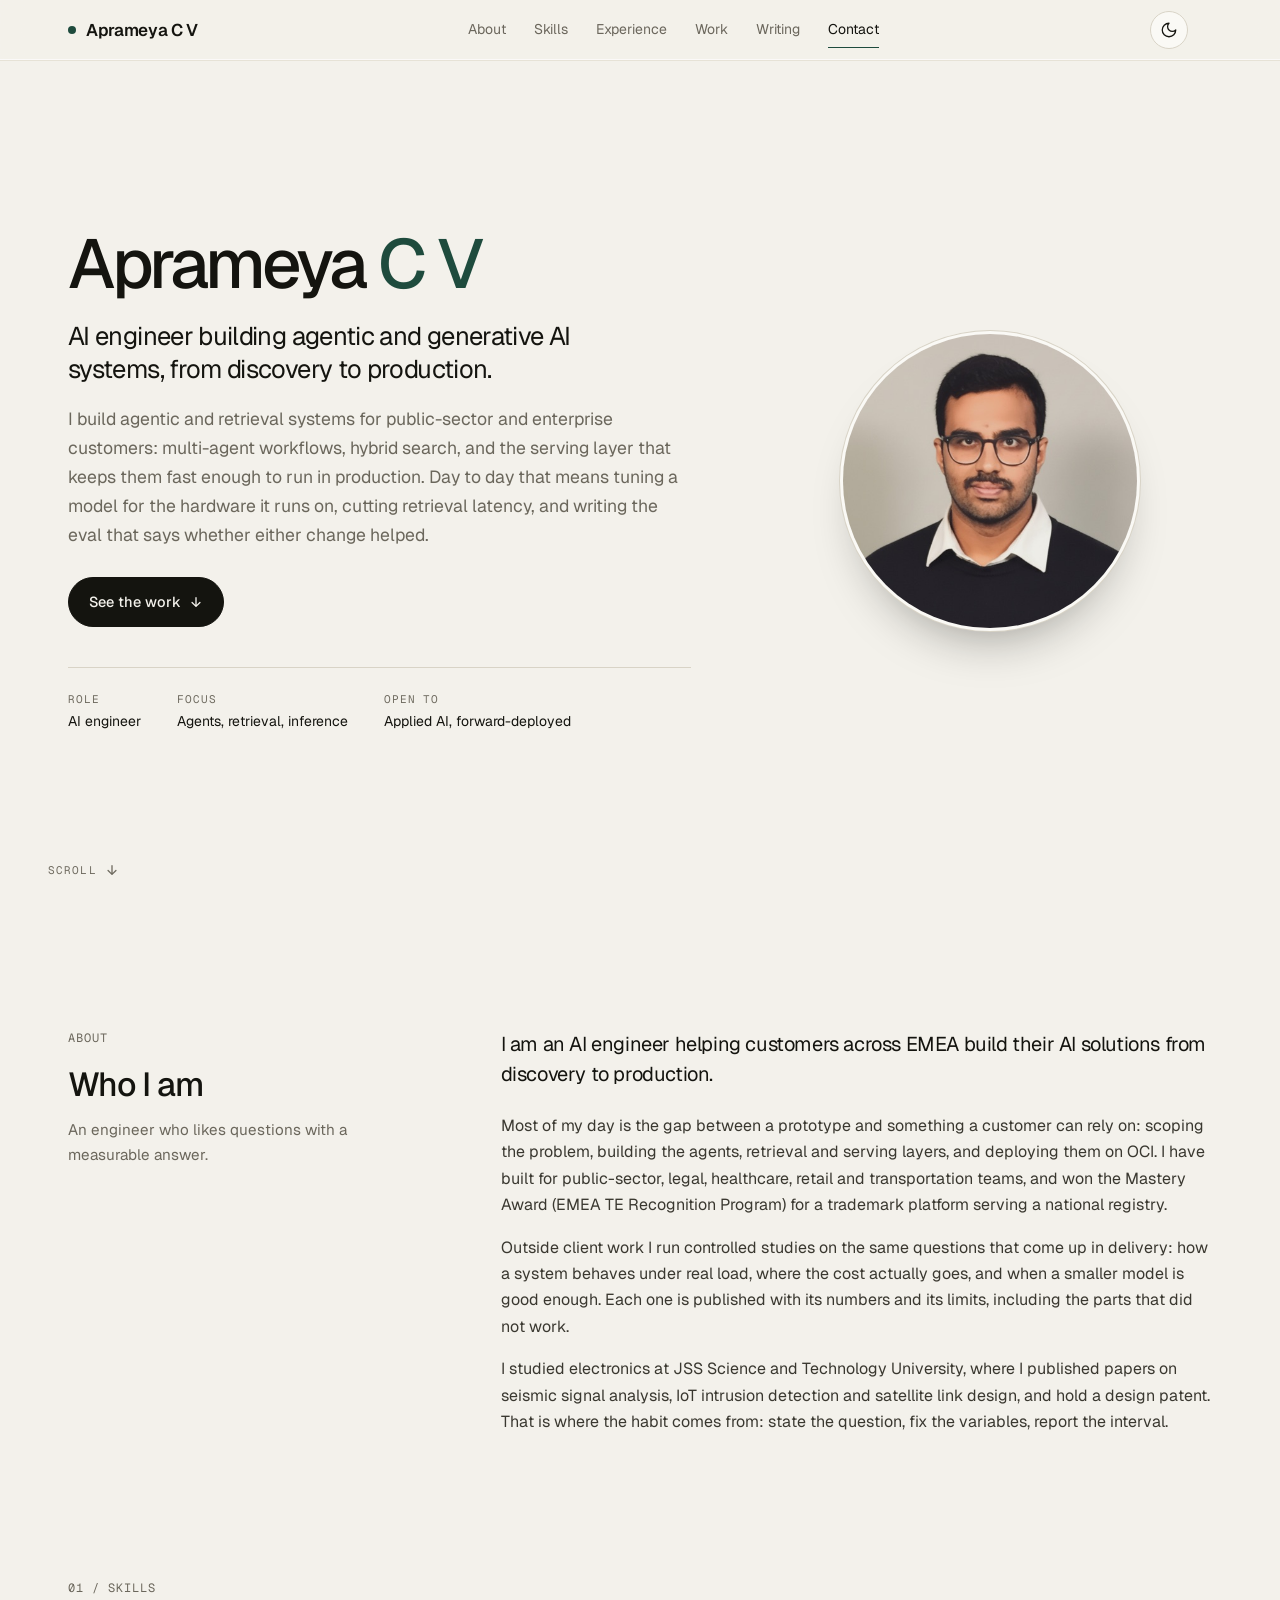
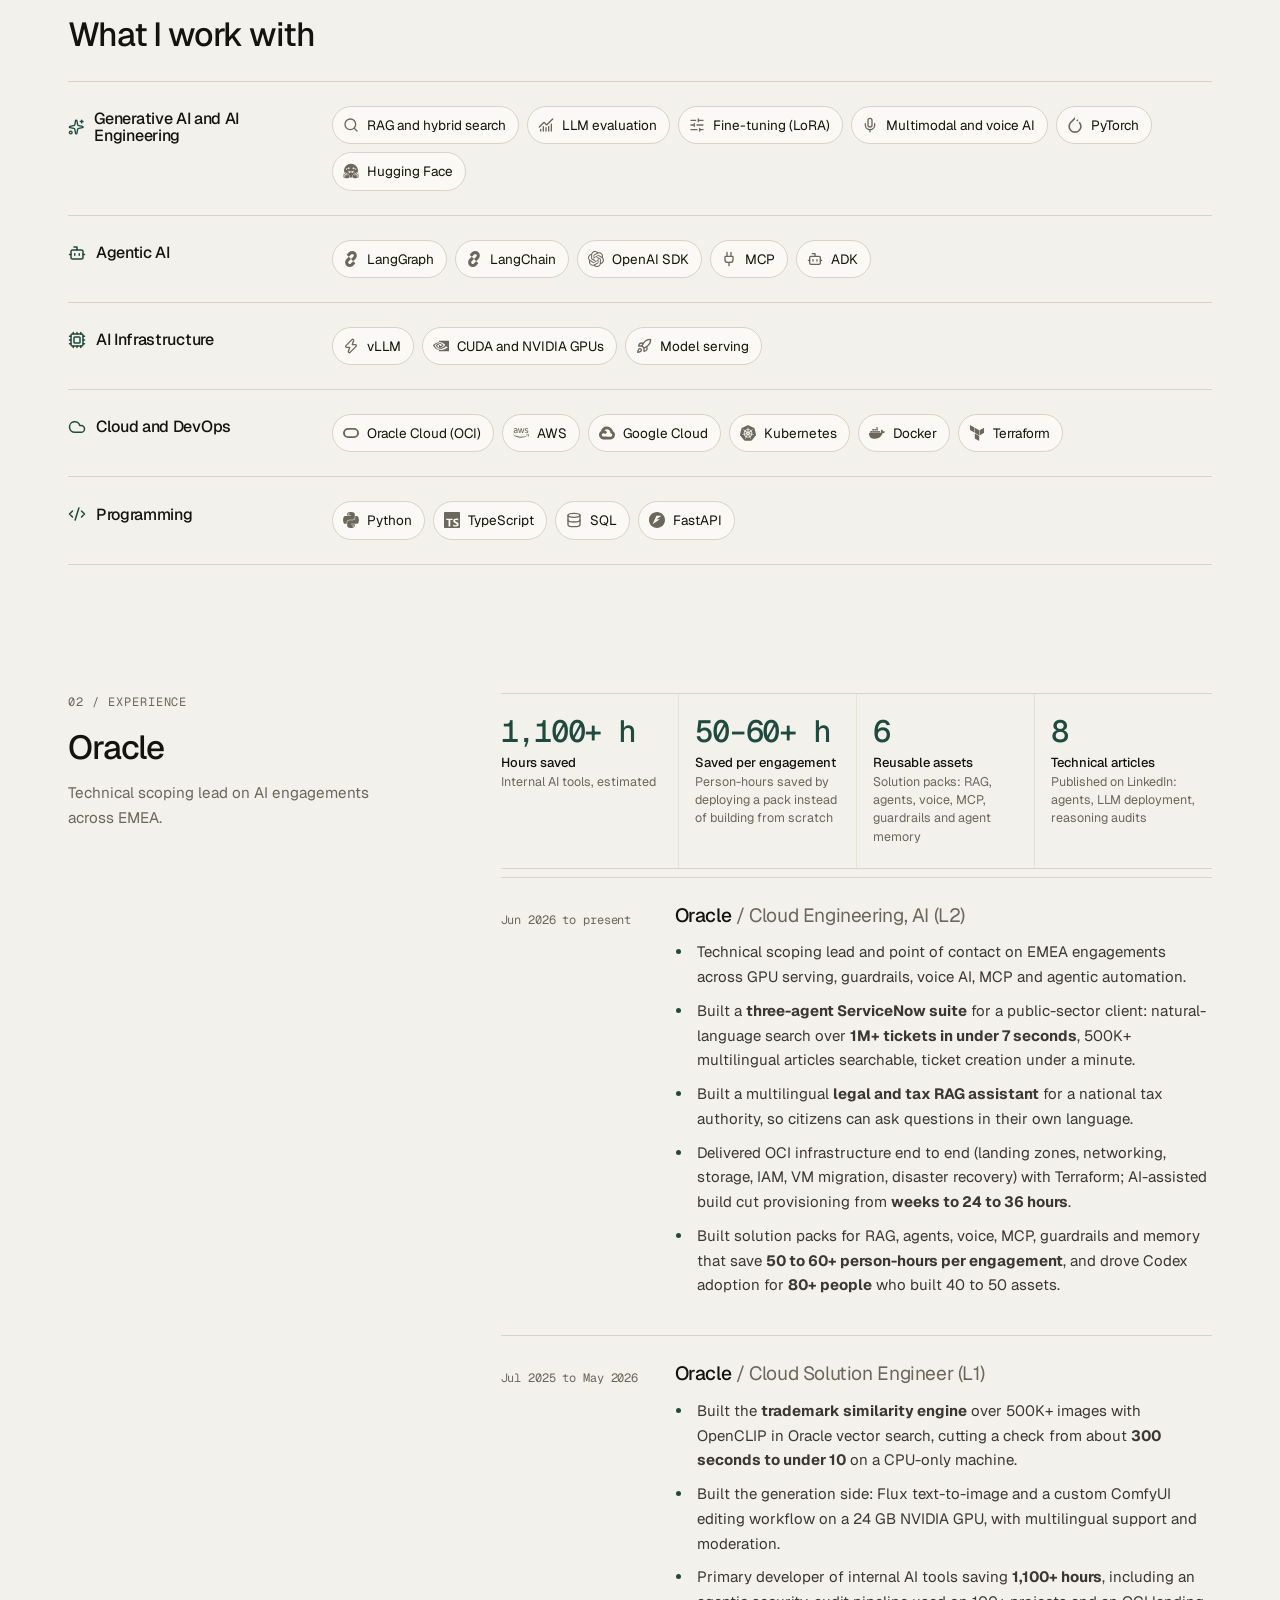
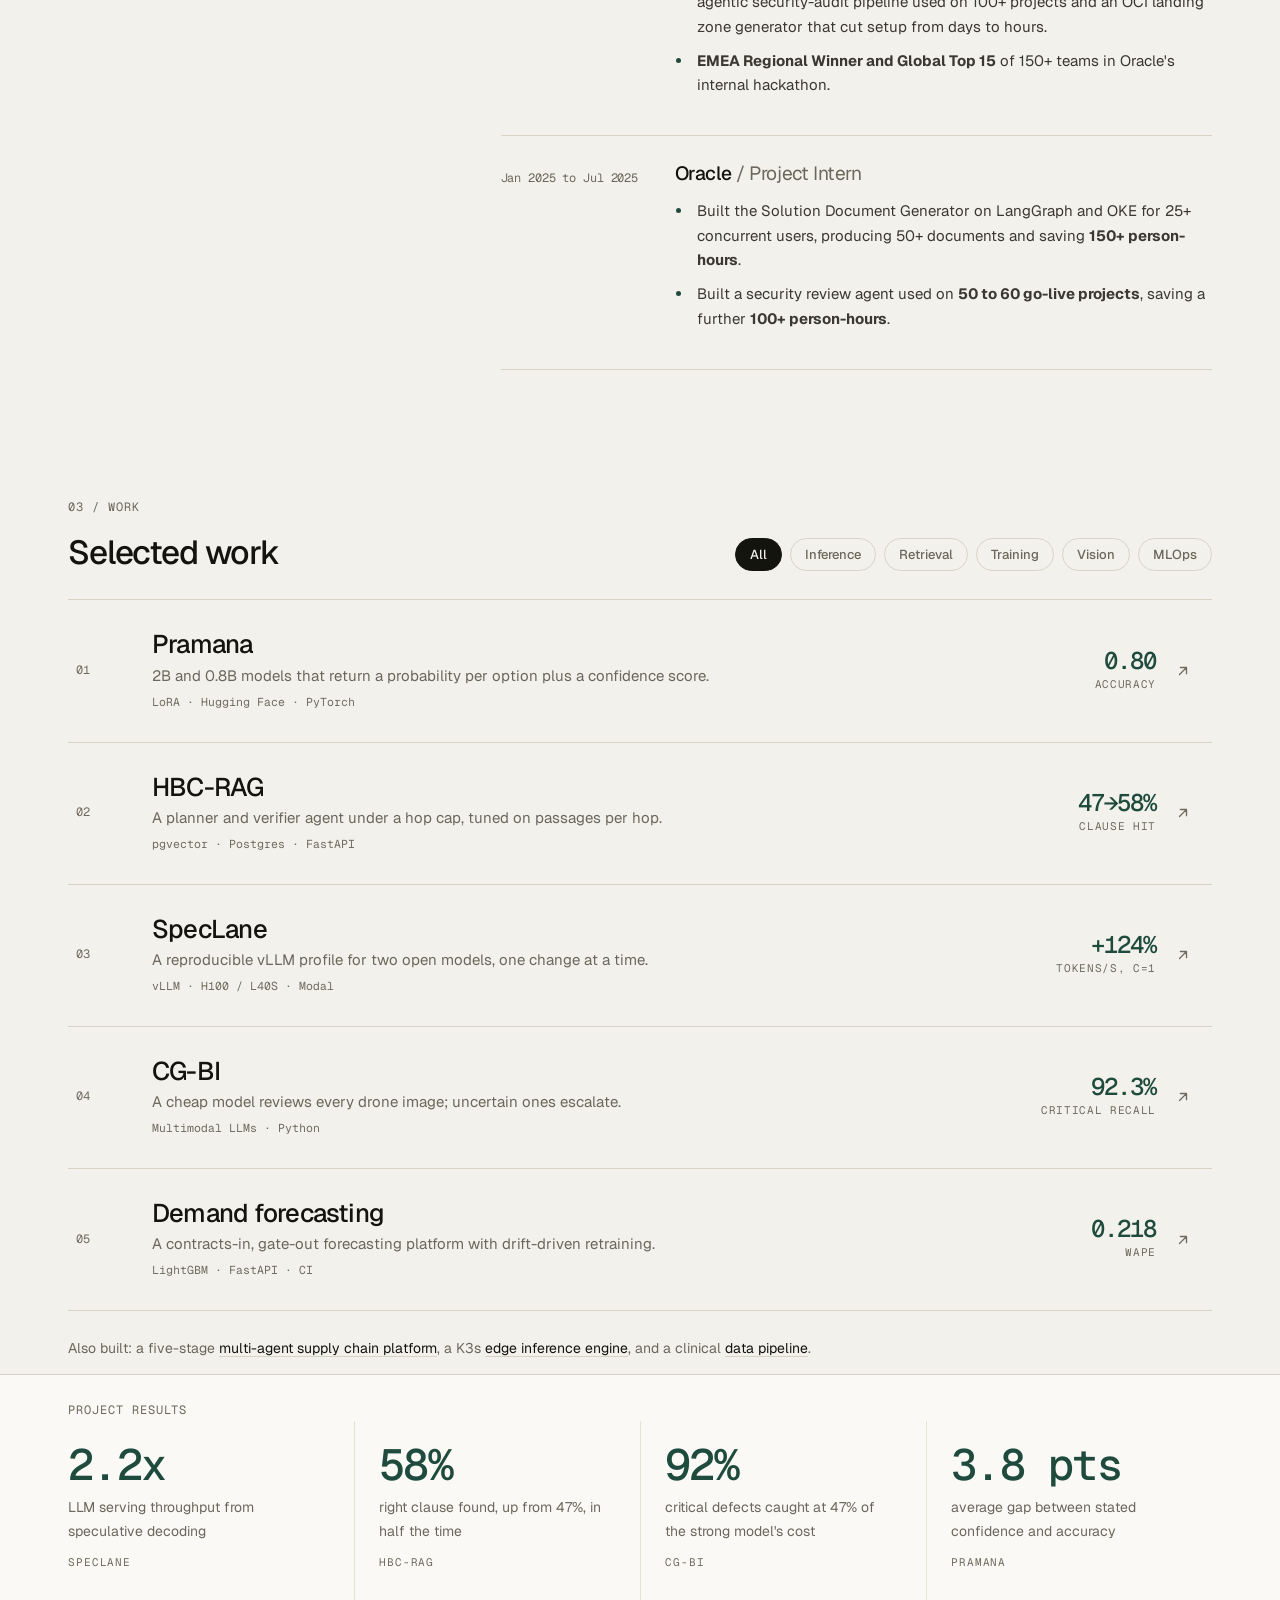
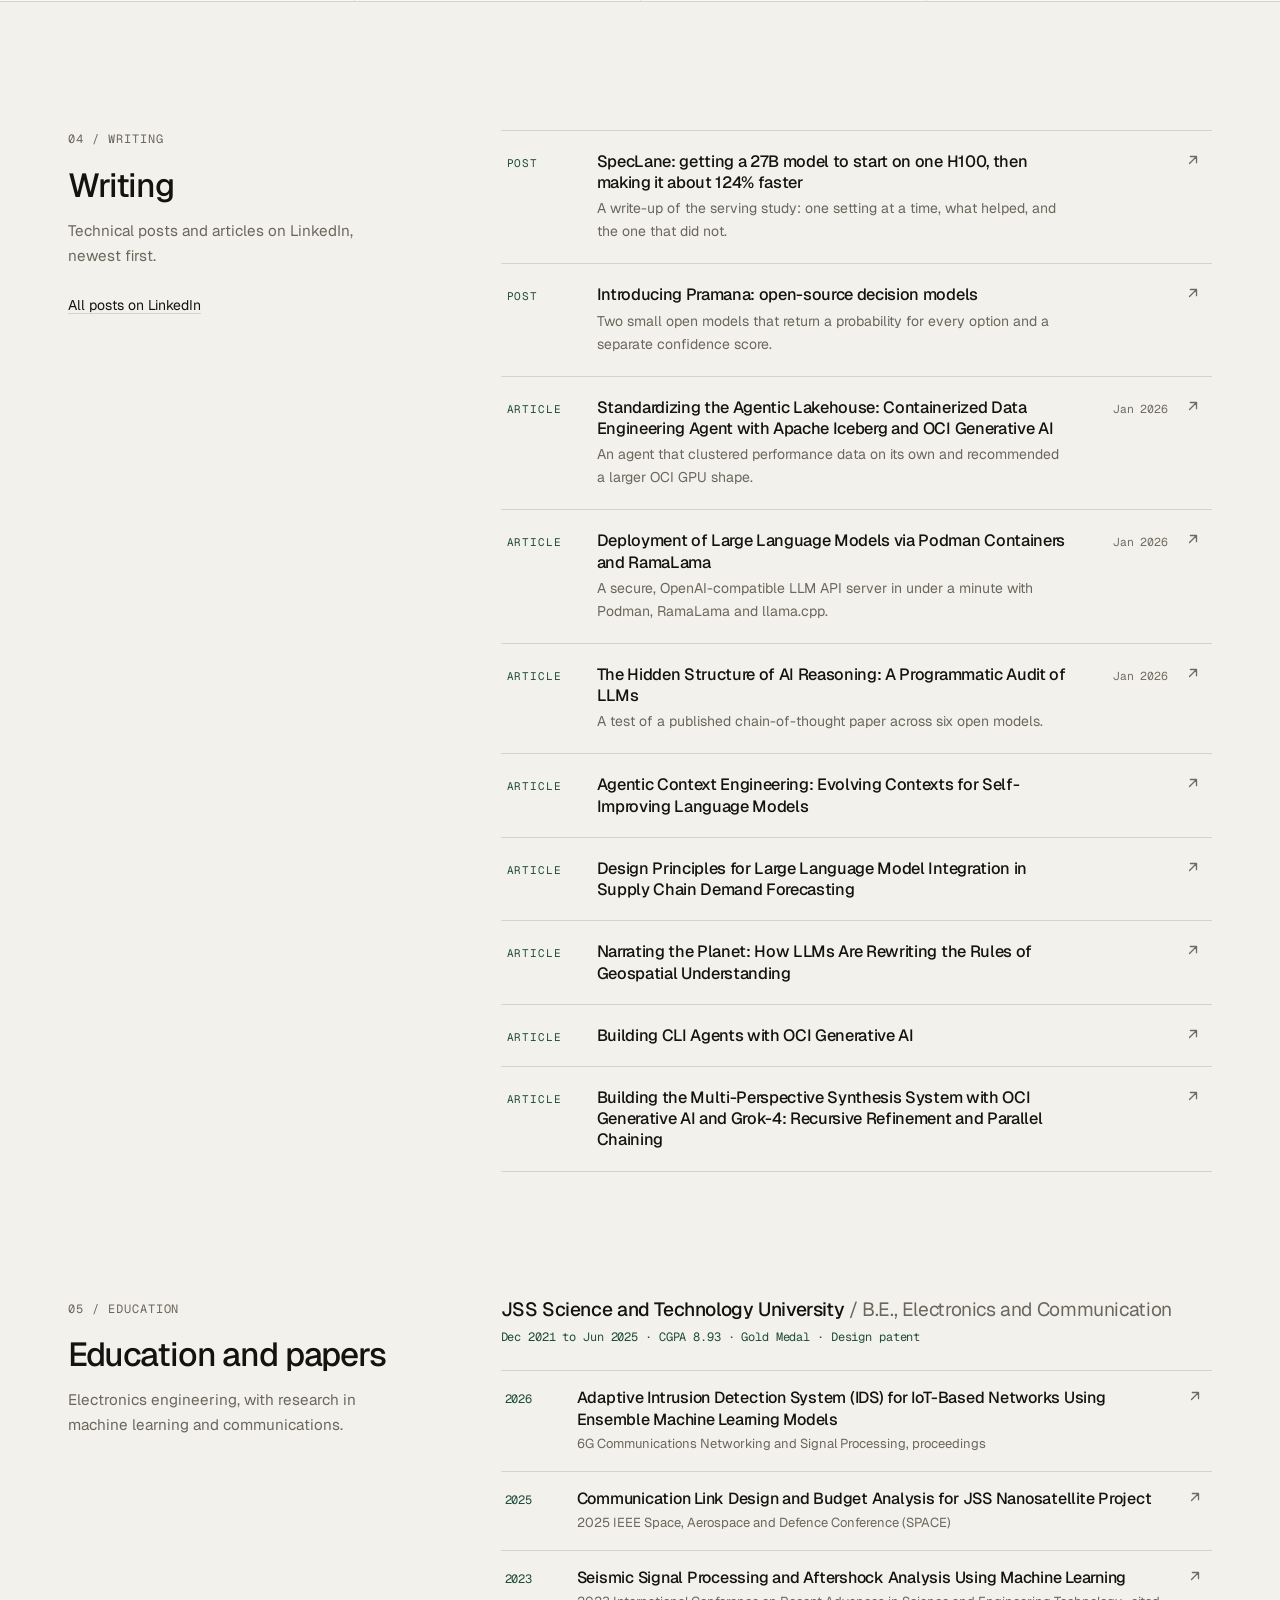
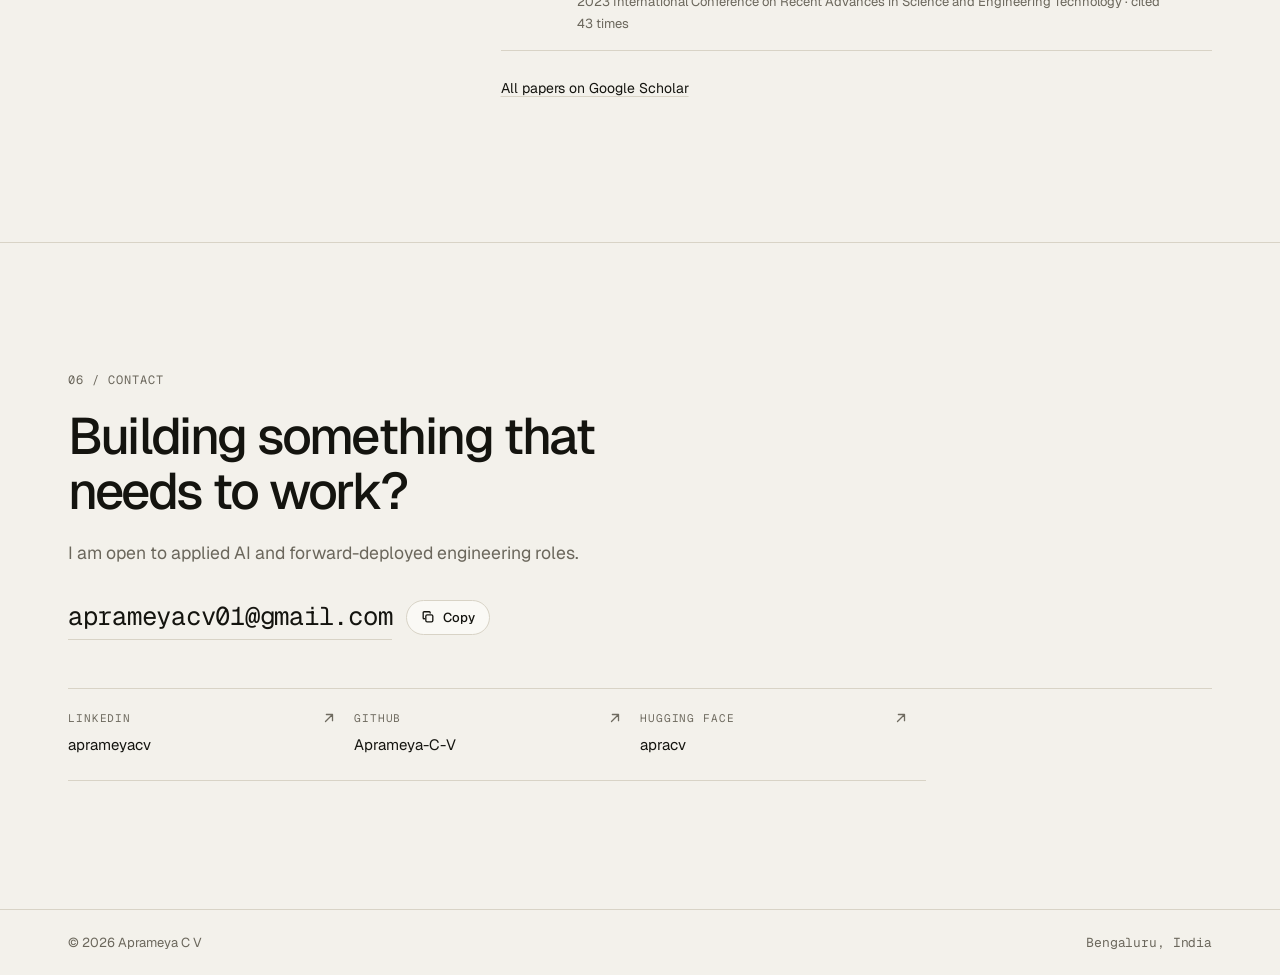
<file: index.html>
<!doctype html>
<html lang="en">
<head>
<meta charset="utf-8">
<meta name="viewport" content="width=device-width, initial-scale=1">
<title>Aprameya C V | AI Engineer</title>
<meta name="description" content="Aprameya C V is an AI engineer in Bengaluru building agentic AI, RAG and LLM inference systems. Projects, writing and papers.">
<meta name="theme-color" content="#f3f1eb">
<meta property="og:title" content="Aprameya C V | AI Engineer">
<meta property="og:description" content="Aprameya C V is an AI engineer in Bengaluru building agentic AI, RAG and LLM inference systems. Projects, writing and papers.">
<meta property="og:type" content="website">
<link rel="canonical" href="https://aprameyacv.com/">
<meta property="og:url" content="https://aprameyacv.com/">
<meta property="og:site_name" content="Aprameya C V">
<meta property="og:image" content="https://aprameyacv.com/assets/og.jpg">
<meta property="og:image:width" content="1200">
<meta property="og:image:height" content="630">
<meta name="twitter:card" content="summary_large_image">
<meta name="twitter:image" content="https://aprameyacv.com/assets/og.jpg">
<meta name="author" content="Aprameya C V">
<script type="application/ld+json">{"@context":"https://schema.org","@type":"Person","name":"Aprameya C V","url":"https://aprameyacv.com","image":"https://aprameyacv.com/assets/portrait.jpg","jobTitle":"AI Engineer","address":{"@type":"PostalAddress","addressLocality":"Bengaluru","addressCountry":"IN"},"alumniOf":"JSS Science and Technology University","knowsAbout":["Agentic AI","Generative AI","Retrieval-augmented generation","LLM inference","Cloud infrastructure"],"sameAs":["https://github.com/Aprameya-C-V","https://huggingface.co/apracv","https://www.linkedin.com/in/aprameyacv/","https://scholar.google.com/citations?user=Yuit2q4AAAAJ"]}</script>
<link rel="icon" href="assets/favicon.svg" type="image/svg+xml">
<link rel="preconnect" href="https://fonts.googleapis.com">
<link rel="preconnect" href="https://fonts.gstatic.com" crossorigin>
<link href="https://fonts.googleapis.com/css2?family=Geist:wght@300;400;500;600&family=Geist+Mono:wght@400;500&display=swap" rel="stylesheet">
<script src="assets/theme.js?v=4885fe9d"></script>
<link rel="stylesheet" href="assets/site.css?v=7edcda43">
</head>
<body data-page="home">
<a class="skip" href="#main">Skip to content</a>
<div class="progress" aria-hidden="true"><i></i></div>
<header class="bar">
  <nav class="bar-in" aria-label="Primary">
    <a class="mark" href="index.html"><span class="mark-dot"></span>Aprameya C V</a>
    <div class="links">
      <a href="#about">About</a>
      <a href="#skills">Skills</a>
      <a href="#experience">Experience</a>
      <a href="#work">Work</a>
      <a href="#writing">Writing</a>
      <a href="#contact">Contact</a>
    </div>
    <button class="theme-toggle" type="button" aria-pressed="false" aria-label="Switch to dark mode"><svg class="i-moon" viewBox="0 0 24 24" fill="none" stroke="currentColor" stroke-width="1.7" stroke-linecap="round" stroke-linejoin="round" aria-hidden="true"><path d="M12 3a6 6 0 0 0 9 9 9 9 0 1 1-9-9Z"/></svg><svg class="i-sun" viewBox="0 0 24 24" fill="none" stroke="currentColor" stroke-width="1.7" stroke-linecap="round" stroke-linejoin="round" aria-hidden="true"><circle cx="12" cy="12" r="4"/><path d="M12 2v2M12 20v2M4.9 4.9l1.4 1.4M17.7 17.7l1.4 1.4M2 12h2M20 12h2M4.9 19.1l1.4-1.4M17.7 6.3l1.4-1.4"/></svg></button>
  </nav>
</header>
<main id="main">

<header class="hero">
  <div class="wrap hero-grid">
    <div class="hero-copy">
      <h1 class="name">Aprameya <span>C V</span></h1>
      <p class="role">AI engineer building agentic and generative AI systems, from discovery to production.</p>
      <p class="lede">I build agentic and retrieval systems for public-sector and enterprise customers: multi-agent workflows, hybrid search, and the serving layer that keeps them fast enough to run in production. Day to day that means tuning a model for the hardware it runs on, cutting retrieval latency, and writing the eval that says whether either change helped.</p>
      <div class="cta-row">
        <a class="btn" href="#work" data-magnet>See the work <svg class="ico" viewBox="0 0 16 16" width="14" height="14" aria-hidden="true"><path d="M8 3v10M3.5 8.5 8 13l4.5-4.5" fill="none" stroke="currentColor" stroke-width="1.5" stroke-linecap="round" stroke-linejoin="round"/></svg></a>
      </div>
      <dl class="facts">
        <div><dt class="mono">Role</dt><dd>AI engineer</dd></div>
        <div><dt class="mono">Focus</dt><dd>Agents, retrieval, inference</dd></div>
        <div><dt class="mono">Open to</dt><dd>Applied AI, forward-deployed</dd></div>
      </dl>
    </div>
    <figure class="portrait-circle reveal">
      <img src="assets/portrait.jpg" width="640" height="640" alt="Portrait of Aprameya C V" fetchpriority="high">
    </figure>

  </div>
  <a class="scrollcue mono" href="#work" aria-label="Scroll to work">Scroll <svg class="ico" viewBox="0 0 16 16" width="14" height="14" aria-hidden="true"><path d="M8 3v10M3.5 8.5 8 13l4.5-4.5" fill="none" stroke="currentColor" stroke-width="1.5" stroke-linecap="round" stroke-linejoin="round"/></svg></a>
</header>

<section id="about" class="sec">
  <div class="wrap split">
    <div class="split-l"><p class="eyebrow mono">About</p><h2>Who I am</h2><p class="muted">An engineer who likes questions with a measurable answer.</p></div>
    <div class="about reveal">
      <p class="about-lead">I am an AI engineer helping customers across EMEA build their AI solutions from discovery to production.</p>
      <p>Most of my day is the gap between a prototype and something a customer can rely on: scoping the problem, building the agents, retrieval and serving layers, and deploying them on OCI. I have built for public-sector, legal, healthcare, retail and transportation teams, and won the Mastery Award (EMEA TE Recognition Program) for a trademark platform serving a national registry.</p>
      <p>Outside client work I run controlled studies on the same questions that come up in delivery: how a system behaves under real load, where the cost actually goes, and when a smaller model is good enough. Each one is published with its numbers and its limits, including the parts that did not work.</p>
      <p>I studied electronics at JSS Science and Technology University, where I published papers on seismic signal analysis, IoT intrusion detection and satellite link design, and hold a design patent. That is where the habit comes from: state the question, fix the variables, report the interval.</p>
    </div>
  </div>
</section>

<section id="skills" class="sec">
  <div class="wrap">
    <div class="sec-head"><div><p class="eyebrow mono">01 / Skills</p><h2>What I work with</h2></div><p class="muted skills-note"></p></div>
    <div class="slist">
      <div class="srow reveal"><h3><svg class="sk-ico" width="16" height="16" aria-hidden="true" focusable="false" xmlns="http://www.w3.org/2000/svg" width="1em" height="1em" viewBox="0 0 24 24"><g fill="none" stroke="currentColor" stroke-linecap="round" stroke-linejoin="round" stroke-width="2"><path d="M11.017 2.814a1 1 0 0 1 1.966 0l1.051 5.558a2 2 0 0 0 1.594 1.594l5.558 1.051a1 1 0 0 1 0 1.966l-5.558 1.051a2 2 0 0 0-1.594 1.594l-1.051 5.558a1 1 0 0 1-1.966 0l-1.051-5.558a2 2 0 0 0-1.594-1.594l-5.558-1.051a1 1 0 0 1 0-1.966l5.558-1.051a2 2 0 0 0 1.594-1.594zM20 2v4m2-2h-4"/><circle cx="4" cy="20" r="2"/></g></svg><span>Generative AI and AI Engineering</span></h3><div><ul class="chipset"><li><svg class="sk-ico" width="16" height="16" aria-hidden="true" focusable="false" xmlns="http://www.w3.org/2000/svg" width="1em" height="1em" viewBox="0 0 24 24"><g fill="none" stroke="currentColor" stroke-linecap="round" stroke-linejoin="round" stroke-width="2"><path d="m21 21l-4.34-4.34"/><circle cx="11" cy="11" r="8"/></g></svg><span>RAG and hybrid search</span></li><li><svg class="sk-ico" width="16" height="16" aria-hidden="true" focusable="false" xmlns="http://www.w3.org/2000/svg" width="1em" height="1em" viewBox="0 0 24 24"><path fill="none" stroke="currentColor" stroke-linecap="round" stroke-linejoin="round" stroke-width="2" d="M12 16v5m4-6.361V21m4-10.344V21m2-18l-8.646 8.646a.5.5 0 0 1-.708 0L9.354 8.354a.5.5 0 0 0-.707 0L2 15m2 3.463V21m4-6.344V21"/></svg><span>LLM evaluation</span></li><li><svg class="sk-ico" width="16" height="16" aria-hidden="true" focusable="false" xmlns="http://www.w3.org/2000/svg" width="1em" height="1em" viewBox="0 0 24 24"><path fill="none" stroke="currentColor" stroke-linecap="round" stroke-linejoin="round" stroke-width="2" d="M10 5H3m9 14H3M14 3v4m2 10v4m5-9h-9m9 7h-5m5-14h-7m-6 5v4m0-2H3"/></svg><span>Fine-tuning (LoRA)</span></li><li><svg class="sk-ico" width="16" height="16" aria-hidden="true" focusable="false" xmlns="http://www.w3.org/2000/svg" width="1em" height="1em" viewBox="0 0 24 24"><g fill="none" stroke="currentColor" stroke-linecap="round" stroke-linejoin="round" stroke-width="2"><path d="M12 19v3m7-12v2a7 7 0 0 1-14 0v-2"/><rect width="6" height="13" x="9" y="2" rx="3"/></g></svg><span>Multimodal and voice AI</span></li><li><svg class="sk-ico" width="16" height="16" aria-hidden="true" focusable="false" xmlns="http://www.w3.org/2000/svg" width="1em" height="1em" viewBox="0 0 24 24"><path fill="currentColor" d="M12.005 0L4.952 7.053a9.865 9.865 0 0 0 0 14.022a9.866 9.866 0 0 0 14.022 0c3.984-3.9 3.986-10.205.085-14.023l-1.744 1.743c2.904 2.905 2.904 7.634 0 10.538s-7.634 2.904-10.538 0s-2.904-7.634 0-10.538l4.647-4.646l.582-.665zm3.568 3.899a1.327 1.327 0 0 0-1.327 1.327a1.327 1.327 0 0 0 1.327 1.328A1.327 1.327 0 0 0 16.9 5.226A1.327 1.327 0 0 0 15.573 3.9z"/></svg><span>PyTorch</span></li><li><svg class="sk-ico" width="16" height="16" aria-hidden="true" focusable="false" xmlns="http://www.w3.org/2000/svg" width="1em" height="1em" viewBox="0 0 24 24"><path fill="currentColor" d="M12.025 1.13c-5.77 0-10.449 4.647-10.449 10.378c0 1.112.178 2.181.503 3.185c.064-.222.203-.444.416-.577a.96.96 0 0 1 .524-.15c.293 0 .584.124.84.284c.278.173.48.408.71.694c.226.282.458.611.684.951v-.014c.017-.324.106-.622.264-.874s.403-.487.762-.543c.3-.047.596.06.787.203s.31.313.4.467c.15.257.212.468.233.542c.01.026.653 1.552 1.657 2.54c.616.605 1.01 1.223 1.082 1.912c.055.537-.096 1.059-.38 1.572c.637.121 1.294.187 1.967.187c.657 0 1.298-.063 1.921-.178c-.287-.517-.44-1.041-.384-1.581c.07-.69.465-1.307 1.081-1.913c1.004-.987 1.647-2.513 1.657-2.539c.021-.074.083-.285.233-.542c.09-.154.208-.323.4-.467a1.08 1.08 0 0 1 .787-.203c.359.056.604.29.762.543s.247.55.265.874v.015c.225-.34.457-.67.683-.952c.23-.286.432-.52.71-.694c.257-.16.547-.284.84-.285a.97.97 0 0 1 .524.151c.228.143.373.388.43.625l.006.04a10.3 10.3 0 0 0 .534-3.273c0-5.731-4.678-10.378-10.449-10.378M8.327 6.583a1.5 1.5 0 0 1 .713.174a1.487 1.487 0 0 1 .617 2.013c-.183.343-.762-.214-1.102-.094c-.38.134-.532.914-.917.71a1.487 1.487 0 0 1 .69-2.803m7.486 0a1.487 1.487 0 0 1 .689 2.803c-.385.204-.536-.576-.916-.71c-.34-.12-.92.437-1.103.094a1.487 1.487 0 0 1 .617-2.013a1.5 1.5 0 0 1 .713-.174m-10.68 1.55a.96.96 0 1 1 0 1.921a.96.96 0 0 1 0-1.92m13.838 0a.96.96 0 1 1 0 1.92a.96.96 0 0 1 0-1.92M8.489 11.458c.588.01 1.965 1.157 3.572 1.164c1.607-.007 2.984-1.155 3.572-1.164c.196-.003.305.12.305.454c0 .886-.424 2.328-1.563 3.202c-.22-.756-1.396-1.366-1.63-1.32q-.011.001-.02.006l-.044.026l-.01.008l-.03.024q-.018.017-.035.036l-.032.04a1 1 0 0 0-.058.09l-.014.025q-.049.088-.11.19a1 1 0 0 1-.083.116a1.2 1.2 0 0 1-.173.18q-.035.029-.075.058a1.3 1.3 0 0 1-.251-.243a1 1 0 0 1-.076-.107c-.124-.193-.177-.363-.337-.444c-.034-.016-.104-.008-.2.022q-.094.03-.216.087q-.06.028-.125.063l-.13.074q-.067.04-.136.086a3 3 0 0 0-.135.096a3 3 0 0 0-.26.219a2 2 0 0 0-.12.121a2 2 0 0 0-.106.128l-.002.002a2 2 0 0 0-.09.132l-.001.001a1.2 1.2 0 0 0-.105.212q-.013.036-.024.073c-1.139-.875-1.563-2.317-1.563-3.203c0-.334.109-.457.305-.454m.836 10.354c.824-1.19.766-2.082-.365-3.194c-1.13-1.112-1.789-2.738-1.789-2.738s-.246-.945-.806-.858s-.97 1.499.202 2.362c1.173.864-.233 1.45-.685.64c-.45-.812-1.683-2.896-2.322-3.295s-1.089-.175-.938.647s2.822 2.813 2.562 3.244s-1.176-.506-1.176-.506s-2.866-2.567-3.49-1.898s.473 1.23 2.037 2.16c1.564.932 1.686 1.178 1.464 1.53s-3.675-2.511-4-1.297c-.323 1.214 3.524 1.567 3.287 2.405c-.238.839-2.71-1.587-3.216-.642c-.506.946 3.49 2.056 3.522 2.064c1.29.33 4.568 1.028 5.713-.624m5.349 0c-.824-1.19-.766-2.082.365-3.194c1.13-1.112 1.789-2.738 1.789-2.738s.246-.945.806-.858s.97 1.499-.202 2.362c-1.173.864.233 1.45.685.64c.451-.812 1.683-2.896 2.322-3.295s1.089-.175.938.647s-2.822 2.813-2.562 3.244s1.176-.506 1.176-.506s2.866-2.567 3.49-1.898s-.473 1.23-2.037 2.16c-1.564.932-1.686 1.178-1.464 1.53s3.675-2.511 4-1.297c.323 1.214-3.524 1.567-3.287 2.405c.238.839 2.71-1.587 3.216-.642c.506.946-3.49 2.056-3.522 2.064c-1.29.33-4.568 1.028-5.713-.624"/></svg><span>Hugging Face</span></li></ul></div></div>
      <div class="srow reveal"><h3><svg class="sk-ico" width="16" height="16" aria-hidden="true" focusable="false" xmlns="http://www.w3.org/2000/svg" width="1em" height="1em" viewBox="0 0 24 24"><g fill="none" stroke="currentColor" stroke-linecap="round" stroke-linejoin="round" stroke-width="2"><path d="M12 8V4H8"/><rect width="16" height="12" x="4" y="8" rx="2"/><path d="M2 14h2m16 0h2m-7-1v2m-6-2v2"/></g></svg><span>Agentic AI</span></h3><div><ul class="chipset"><li><svg class="sk-ico" width="16" height="16" aria-hidden="true" focusable="false" xmlns="http://www.w3.org/2000/svg" width="1em" height="1em" viewBox="0 0 24 24"><path fill="currentColor" d="M13.796 0a6.93 6.93 0 0 0-4.91 2.019L5.451 5.455l3.273 3.27l3.432-3.432a2.284 2.284 0 0 1 3.277 0a2.28 2.28 0 0 1 0 3.275L12 12.001l3.273 3.273l3.433-3.435c2.692-2.692 2.692-7.127 0-9.82A6.92 6.92 0 0 0 13.796 0m-5.07 8.728l-3.433 3.434c-2.692 2.693-2.692 7.126 0 9.819A6.92 6.92 0 0 0 10.203 24a6.93 6.93 0 0 0 4.911-2.02l3.432-3.432l-3.271-3.272l-3.433 3.433a2.284 2.284 0 0 1-3.277 0a2.28 2.28 0 0 1 0-3.276L12 12z"/></svg><span>LangGraph</span></li><li><svg class="sk-ico" width="16" height="16" aria-hidden="true" focusable="false" xmlns="http://www.w3.org/2000/svg" width="1em" height="1em" viewBox="0 0 24 24"><path fill="currentColor" d="M13.796 0a6.93 6.93 0 0 0-4.91 2.019L5.451 5.455l3.273 3.27l3.432-3.432a2.284 2.284 0 0 1 3.277 0a2.28 2.28 0 0 1 0 3.275L12 12.001l3.273 3.273l3.433-3.435c2.692-2.692 2.692-7.127 0-9.82A6.92 6.92 0 0 0 13.796 0m-5.07 8.728l-3.433 3.434c-2.692 2.693-2.692 7.126 0 9.819A6.92 6.92 0 0 0 10.203 24a6.93 6.93 0 0 0 4.911-2.02l3.432-3.432l-3.271-3.272l-3.433 3.433a2.284 2.284 0 0 1-3.277 0a2.28 2.28 0 0 1 0-3.276L12 12z"/></svg><span>LangChain</span></li><li><svg class="sk-ico" width="16" height="16" aria-hidden="true" focusable="false" xmlns="http://www.w3.org/2000/svg" width="1em" height="1em" viewBox="0 0 24 24"><path fill="currentColor" d="M22.282 9.821a6 6 0 0 0-.516-4.91a6.05 6.05 0 0 0-6.51-2.9A6.065 6.065 0 0 0 4.981 4.18a6 6 0 0 0-3.998 2.9a6.05 6.05 0 0 0 .743 7.097a5.98 5.98 0 0 0 .51 4.911a6.05 6.05 0 0 0 6.515 2.9A6 6 0 0 0 13.26 24a6.06 6.06 0 0 0 5.772-4.206a6 6 0 0 0 3.997-2.9a6.06 6.06 0 0 0-.747-7.073M13.26 22.43a4.48 4.48 0 0 1-2.876-1.04l.141-.081l4.779-2.758a.8.8 0 0 0 .392-.681v-6.737l2.02 1.168a.07.07 0 0 1 .038.052v5.583a4.504 4.504 0 0 1-4.494 4.494M3.6 18.304a4.47 4.47 0 0 1-.535-3.014l.142.085l4.783 2.759a.77.77 0 0 0 .78 0l5.843-3.369v2.332a.08.08 0 0 1-.033.062L9.74 19.95a4.5 4.5 0 0 1-6.14-1.646M2.34 7.896a4.5 4.5 0 0 1 2.366-1.973V11.6a.77.77 0 0 0 .388.677l5.815 3.354l-2.02 1.168a.08.08 0 0 1-.071 0l-4.83-2.786A4.504 4.504 0 0 1 2.34 7.872zm16.597 3.855l-5.833-3.387L15.119 7.2a.08.08 0 0 1 .071 0l4.83 2.791a4.494 4.494 0 0 1-.676 8.105v-5.678a.79.79 0 0 0-.407-.667m2.01-3.023l-.141-.085l-4.774-2.782a.78.78 0 0 0-.785 0L9.409 9.23V6.897a.07.07 0 0 1 .028-.061l4.83-2.787a4.5 4.5 0 0 1 6.68 4.66zm-12.64 4.135l-2.02-1.164a.08.08 0 0 1-.038-.057V6.075a4.5 4.5 0 0 1 7.375-3.453l-.142.08L8.704 5.46a.8.8 0 0 0-.393.681zm1.097-2.365l2.602-1.5l2.607 1.5v2.999l-2.597 1.5l-2.607-1.5Z"/></svg><span>OpenAI SDK</span></li><li><svg class="sk-ico" width="16" height="16" aria-hidden="true" focusable="false" xmlns="http://www.w3.org/2000/svg" width="1em" height="1em" viewBox="0 0 24 24"><path fill="none" stroke="currentColor" stroke-linecap="round" stroke-linejoin="round" stroke-width="2" d="M12 22v-5m3-9V2m2 6a1 1 0 0 1 1 1v4a4 4 0 0 1-4 4h-4a4 4 0 0 1-4-4V9a1 1 0 0 1 1-1zM9 8V2"/></svg><span>MCP</span></li><li><svg class="sk-ico" width="16" height="16" aria-hidden="true" focusable="false" xmlns="http://www.w3.org/2000/svg" width="1em" height="1em" viewBox="0 0 24 24"><g fill="none" stroke="currentColor" stroke-linecap="round" stroke-linejoin="round" stroke-width="2"><path d="M12 8V4H8"/><rect width="16" height="12" x="4" y="8" rx="2"/><path d="M2 14h2m16 0h2m-7-1v2m-6-2v2"/></g></svg><span>ADK</span></li></ul></div></div>
      <div class="srow reveal"><h3><svg class="sk-ico" width="16" height="16" aria-hidden="true" focusable="false" xmlns="http://www.w3.org/2000/svg" width="1em" height="1em" viewBox="0 0 24 24"><g fill="none" stroke="currentColor" stroke-linecap="round" stroke-linejoin="round" stroke-width="2"><path d="M12 20v2m0-20v2m5 16v2m0-20v2M2 12h2m-2 5h2M2 7h2m16 5h2m-2 5h2M20 7h2M7 20v2M7 2v2"/><rect width="16" height="16" x="4" y="4" rx="2"/><rect width="8" height="8" x="8" y="8" rx="1"/></g></svg><span>AI Infrastructure</span></h3><div><ul class="chipset"><li><svg class="sk-ico" width="16" height="16" aria-hidden="true" focusable="false" xmlns="http://www.w3.org/2000/svg" width="1em" height="1em" viewBox="0 0 24 24"><path fill="none" stroke="currentColor" stroke-linecap="round" stroke-linejoin="round" stroke-width="2" d="M15.914 4a1.5 1.5 0 0 0-2.474-1.561l-9 9A1.5 1.5 0 0 0 5.5 14h4.002a.5.5 0 0 1 .471.666L8.086 20a1.5 1.5 0 0 0 2.475 1.56l9-9A1.5 1.5 0 0 0 18.5 10h-3.997a.5.5 0 0 1-.472-.667z"/></svg><span>vLLM</span></li><li><svg class="sk-ico" width="16" height="16" aria-hidden="true" focusable="false" xmlns="http://www.w3.org/2000/svg" width="1em" height="1em" viewBox="0 0 24 24"><path fill="currentColor" d="M8.948 8.798v-1.43a7 7 0 0 1 .424-.018c3.922-.124 6.493 3.374 6.493 3.374s-2.774 3.851-5.75 3.851a3.7 3.7 0 0 1-1.158-.185v-4.346c1.528.185 1.837.857 2.747 2.385l2.04-1.714s-1.492-1.952-4-1.952a6 6 0 0 0-.796.035m0-4.735v2.138l.424-.027c5.45-.185 9.01 4.47 9.01 4.47s-4.08 4.964-8.33 4.964a6.5 6.5 0 0 1-1.095-.097v1.325c.3.035.61.062.91.062c3.957 0 6.82-2.023 9.593-4.408c.459.371 2.34 1.263 2.73 1.652c-2.633 2.208-8.772 3.984-12.253 3.984c-.335 0-.653-.018-.971-.053v1.864H24V4.063zm0 10.326v1.131c-3.657-.654-4.673-4.46-4.673-4.46s1.758-1.944 4.673-2.262v1.237H8.94c-1.528-.186-2.73 1.245-2.73 1.245s.68 2.412 2.739 3.11M2.456 10.9s2.164-3.197 6.5-3.533V6.201C4.153 6.59 0 10.653 0 10.653s2.35 6.802 8.948 7.42v-1.237c-4.84-.6-6.492-5.936-6.492-5.936"/></svg><span>CUDA and NVIDIA GPUs</span></li><li><svg class="sk-ico" width="16" height="16" aria-hidden="true" focusable="false" xmlns="http://www.w3.org/2000/svg" width="1em" height="1em" viewBox="0 0 24 24"><g fill="none" stroke="currentColor" stroke-linecap="round" stroke-linejoin="round" stroke-width="2"><path d="M12 15v5s3.03-.55 4-2c1.08-1.62 0-5 0-5M4.5 16.5c-1.5 1.26-2 5-2 5s3.74-.5 5-2c.71-.84.7-2.13-.09-2.91a2.18 2.18 0 0 0-2.91-.09"/><path d="M9 12a22 22 0 0 1 2-3.95A12.88 12.88 0 0 1 22 2c0 2.72-.78 7.5-6 11a22.4 22.4 0 0 1-4 2z"/><path d="M9 12H4s.55-3.03 2-4c1.62-1.08 5 .05 5 .05"/></g></svg><span>Model serving</span></li></ul></div></div>
      <div class="srow reveal"><h3><svg class="sk-ico" width="16" height="16" aria-hidden="true" focusable="false" xmlns="http://www.w3.org/2000/svg" width="1em" height="1em" viewBox="0 0 24 24"><path fill="none" stroke="currentColor" stroke-linecap="round" stroke-linejoin="round" stroke-width="2" d="M17.5 19H9a7 7 0 1 1 6.71-9h1.79a4.5 4.5 0 1 1 0 9"/></svg><span>Cloud and DevOps</span></h3><div><ul class="chipset"><li><svg class="sk-ico" width="16" height="16" aria-hidden="true" focusable="false" xmlns="http://www.w3.org/2000/svg" width="1em" height="1em" viewBox="0 0 24 24"><path fill="currentColor" d="M16.412 4.412h-8.82a7.588 7.588 0 0 0-.008 15.176h8.828a7.588 7.588 0 0 0 0-15.176m-.193 12.502H7.786a4.915 4.915 0 0 1 0-9.828h8.433a4.914 4.914 0 1 1 0 9.828"/></svg><span>Oracle Cloud (OCI)</span></li><li><svg class="sk-ico" width="16" height="16" aria-hidden="true" focusable="false" xmlns="http://www.w3.org/2000/svg" width="1em" height="1em" viewBox="0 0 24 24"><path fill="currentColor" d="M6.763 10.036q.002.446.088.71c.064.176.144.368.256.576c.04.063.056.127.056.183q.002.12-.152.24l-.503.335a.4.4 0 0 1-.208.072q-.12-.002-.239-.112a2.5 2.5 0 0 1-.287-.375a6 6 0 0 1-.248-.471q-.934 1.101-2.347 1.101c-.67 0-1.205-.191-1.596-.574q-.588-.575-.59-1.533c0-.678.239-1.23.726-1.644c.487-.415 1.133-.623 1.955-.623c.272 0 .551.024.846.064c.296.04.6.104.918.176v-.583q-.001-.909-.375-1.277c-.255-.248-.686-.367-1.3-.367c-.28 0-.568.031-.863.103q-.443.106-.862.272a2 2 0 0 1-.28.104a.5.5 0 0 1-.127.023q-.168.002-.168-.247v-.391c0-.128.016-.224.056-.28a.6.6 0 0 1 .224-.167a4.6 4.6 0 0 1 1.005-.36a4.8 4.8 0 0 1 1.246-.151c.95 0 1.644.216 2.091.647q.66.645.662 1.963v2.586zm-3.24 1.214c.263 0 .534-.048.822-.144a1.8 1.8 0 0 0 .758-.51a1.3 1.3 0 0 0 .272-.512c.047-.191.08-.423.08-.694v-.335a7 7 0 0 0-.735-.136a6 6 0 0 0-.75-.048c-.535 0-.926.104-1.19.32c-.263.215-.39.518-.39.917c0 .375.095.655.295.846c.191.2.47.296.838.296m6.41.862c-.144 0-.24-.024-.304-.08c-.064-.048-.12-.16-.168-.311L7.586 5.55a1.4 1.4 0 0 1-.072-.32c0-.128.064-.2.191-.2h.783q.227-.001.31.08c.065.048.113.16.16.312l1.342 5.284l1.245-5.284q.058-.24.151-.312a.55.55 0 0 1 .32-.08h.638c.152 0 .256.025.32.08c.063.048.12.16.151.312l1.261 5.348l1.381-5.348q.074-.24.16-.312a.52.52 0 0 1 .311-.08h.743c.127 0 .2.065.2.2c0 .04-.009.08-.017.128a1 1 0 0 1-.056.2l-1.923 6.17q-.072.24-.168.311a.5.5 0 0 1-.303.08h-.687c-.151 0-.255-.024-.32-.08c-.063-.056-.119-.16-.15-.32l-1.238-5.148l-1.23 5.14c-.04.16-.087.264-.15.32c-.065.056-.177.08-.32.08zm10.256.215c-.415 0-.83-.048-1.229-.143c-.399-.096-.71-.2-.918-.32c-.128-.071-.215-.151-.247-.223a.6.6 0 0 1-.048-.224v-.407c0-.167.064-.247.183-.247q.072 0 .144.024c.048.016.12.048.2.08q.408.181.878.279c.319.064.63.096.95.096c.502 0 .894-.088 1.165-.264a.86.86 0 0 0 .415-.758a.78.78 0 0 0-.215-.559c-.144-.151-.416-.287-.807-.415l-1.157-.36c-.583-.183-1.014-.454-1.277-.813a1.9 1.9 0 0 1-.4-1.158q0-.502.216-.886c.144-.255.335-.479.575-.654c.24-.184.51-.32.83-.415c.32-.096.655-.136 1.006-.136c.175 0 .359.008.535.032c.183.024.35.056.518.088q.24.058.455.127q.216.072.336.144a.7.7 0 0 1 .24.2a.43.43 0 0 1 .071.263v.375q-.002.254-.184.256a.8.8 0 0 1-.303-.096a3.65 3.65 0 0 0-1.532-.311c-.455 0-.815.071-1.062.223s-.375.383-.375.71c0 .224.08.416.24.567c.159.152.454.304.877.44l1.134.358c.574.184.99.44 1.237.767s.367.702.367 1.117c0 .343-.072.655-.207.926a2.2 2.2 0 0 1-.583.703c-.248.2-.543.343-.886.447c-.36.111-.734.167-1.142.167m1.509 3.88c-2.626 1.94-6.442 2.969-9.722 2.969c-4.598 0-8.74-1.7-11.87-4.526c-.247-.223-.024-.527.272-.351c3.384 1.963 7.559 3.153 11.877 3.153c2.914 0 6.114-.607 9.06-1.852c.439-.2.814.287.383.607m1.094-1.246c-.336-.43-2.22-.207-3.074-.103c-.255.032-.295-.192-.063-.36c1.5-1.053 3.967-.75 4.254-.399c.287.36-.08 2.826-1.485 4.007c-.215.184-.423.088-.327-.151c.32-.79 1.03-2.57.695-2.994"/></svg><span>AWS</span></li><li><svg class="sk-ico" width="16" height="16" aria-hidden="true" focusable="false" xmlns="http://www.w3.org/2000/svg" width="1em" height="1em" viewBox="0 0 24 24"><path fill="currentColor" d="M12.19 2.38a9.344 9.344 0 0 0-9.234 6.893c.053-.02-.055.013 0 0c-3.875 2.551-3.922 8.11-.247 10.941l.006-.007l-.007.03a6.7 6.7 0 0 0 4.077 1.356h5.173l.03.03h5.192c6.687.053 9.376-8.605 3.835-12.35a9.37 9.37 0 0 0-2.821-4.552l-.043.043l.006-.05A9.34 9.34 0 0 0 12.19 2.38m-.358 4.146c1.244-.04 2.518.368 3.486 1.15a5.19 5.19 0 0 1 1.862 4.078v.518c3.53-.07 3.53 5.262 0 5.193h-5.193l-.008.009v-.04H6.785a2.6 2.6 0 0 1-1.067-.23h.001a2.597 2.597 0 1 1 3.437-3.437l3.013-3.012A6.75 6.75 0 0 0 8.11 8.24c.018-.01.04-.026.054-.023a5.2 5.2 0 0 1 3.67-1.69z"/></svg><span>Google Cloud</span></li><li><svg class="sk-ico" width="16" height="16" aria-hidden="true" focusable="false" xmlns="http://www.w3.org/2000/svg" width="1em" height="1em" viewBox="0 0 24 24"><path fill="currentColor" d="m10.204 14.35l.007.01l-.999 2.413a5.17 5.17 0 0 1-2.075-2.597l2.578-.437l.004.005a.44.44 0 0 1 .484.606zm-.833-2.129a.44.44 0 0 0 .173-.756l.002-.011L7.585 9.7a5.14 5.14 0 0 0-.73 3.255l2.514-.725zm1.145-1.98a.44.44 0 0 0 .699-.337l.01-.005l.15-2.62a5.14 5.14 0 0 0-3.01 1.442l2.147 1.523zm.76 2.75l.723.349l.722-.347l.18-.78l-.5-.623h-.804l-.5.623l.179.779zm1.5-3.095a.44.44 0 0 0 .7.336l.008.003l2.134-1.513a5.2 5.2 0 0 0-2.992-1.442l.148 2.615zm10.876 5.97l-5.773 7.181a1.6 1.6 0 0 1-1.248.594l-9.261.003a1.6 1.6 0 0 1-1.247-.596l-5.776-7.18a1.58 1.58 0 0 1-.307-1.34L2.1 5.573c.108-.47.425-.864.863-1.073L11.305.513a1.6 1.6 0 0 1 1.385 0l8.345 3.985c.438.209.755.604.863 1.073l2.062 8.955c.108.47-.005.963-.308 1.34m-3.289-2.057c-.042-.01-.103-.026-.145-.034c-.174-.033-.315-.025-.479-.038c-.35-.037-.638-.067-.895-.148c-.105-.04-.18-.165-.216-.216l-.201-.059a6.5 6.5 0 0 0-.105-2.332a6.5 6.5 0 0 0-.936-2.163c.052-.047.15-.133.177-.159c.008-.09.001-.183.094-.282c.197-.185.444-.338.743-.522c.142-.084.273-.137.415-.242c.032-.024.076-.062.11-.089c.24-.191.295-.52.123-.736s-.506-.236-.745-.045c-.034.027-.08.062-.111.088c-.134.116-.217.23-.33.35c-.246.25-.45.458-.673.609c-.097.056-.239.037-.303.033l-.19.135a6.55 6.55 0 0 0-4.146-2.003l-.012-.223c-.065-.062-.143-.115-.163-.25c-.022-.268.015-.557.057-.905c.023-.163.061-.298.068-.475c.001-.04-.001-.099-.001-.142c0-.306-.224-.555-.5-.555c-.275 0-.499.249-.499.555l.001.014c0 .041-.002.092 0 .128c.006.177.044.312.067.475c.042.348.078.637.056.906a.55.55 0 0 1-.162.258l-.012.211a6.42 6.42 0 0 0-4.166 2.003l-.18-.128c-.09.012-.18.04-.297-.029c-.223-.15-.427-.358-.673-.608c-.113-.12-.195-.234-.329-.349l-.111-.088a.6.6 0 0 0-.348-.132a.48.48 0 0 0-.398.176c-.172.216-.117.546.123.737l.007.005l.104.083c.142.105.272.159.414.242c.299.185.546.338.743.522c.076.082.09.226.1.288l.16.143a6.46 6.46 0 0 0-1.02 4.506l-.208.06c-.055.072-.133.184-.215.217c-.257.081-.546.11-.895.147c-.164.014-.305.006-.48.039c-.037.007-.09.02-.133.03l-.004.002l-.007.002c-.295.071-.484.342-.423.608c.061.267.349.429.645.365l.007-.001l.01-.003l.129-.029c.17-.046.294-.113.448-.172c.33-.118.604-.217.87-.256c.112-.009.23.069.288.101l.217-.037a6.5 6.5 0 0 0 2.88 3.596l-.09.218c.033.084.069.199.044.282c-.097.252-.263.517-.452.813c-.091.136-.185.242-.268.399c-.02.037-.045.095-.064.134c-.128.275-.034.591.213.71c.248.12.556-.007.69-.282v-.002c.02-.039.046-.09.062-.127c.07-.162.094-.301.144-.458c.132-.332.205-.68.387-.897c.05-.06.13-.082.215-.105l.113-.205a6.45 6.45 0 0 0 4.609.012l.106.192c.086.028.18.042.256.155c.136.232.229.507.342.84c.05.156.074.295.145.457c.016.037.043.09.062.129c.133.276.442.402.69.282c.247-.118.341-.435.213-.71c-.02-.039-.045-.096-.065-.134c-.083-.156-.177-.261-.268-.398c-.19-.296-.346-.541-.443-.793c-.04-.13.007-.21.038-.294c-.018-.022-.059-.144-.083-.202a6.5 6.5 0 0 0 2.88-3.622c.064.01.176.03.213.038c.075-.05.144-.114.28-.104c.266.039.54.138.87.256c.154.06.277.128.448.173c.036.01.088.019.13.028l.009.003l.007.001c.297.064.584-.098.645-.365c.06-.266-.128-.537-.423-.608M16.4 9.701l-1.95 1.746v.005a.44.44 0 0 0 .173.757l.003.01l2.526.728a5.2 5.2 0 0 0-.108-1.674A5.2 5.2 0 0 0 16.4 9.7zm-4.013 5.325a.44.44 0 0 0-.404-.232a.44.44 0 0 0-.372.233h-.002l-1.268 2.292a5.16 5.16 0 0 0 3.326.003l-1.27-2.296zm1.888-1.293a.44.44 0 0 0-.27.036a.44.44 0 0 0-.214.572l-.003.004l1.01 2.438a5.15 5.15 0 0 0 2.081-2.615l-2.6-.44z"/></svg><span>Kubernetes</span></li><li><svg class="sk-ico" width="16" height="16" aria-hidden="true" focusable="false" xmlns="http://www.w3.org/2000/svg" width="1em" height="1em" viewBox="0 0 24 24"><path fill="currentColor" d="M13.983 11.078h2.119a.186.186 0 0 0 .186-.185V9.006a.186.186 0 0 0-.186-.186h-2.119a.185.185 0 0 0-.185.185v1.888c0 .102.083.185.185.185m-2.954-5.43h2.118a.186.186 0 0 0 .186-.186V3.574a.186.186 0 0 0-.186-.185h-2.118a.185.185 0 0 0-.185.185v1.888c0 .102.082.185.185.185m0 2.716h2.118a.187.187 0 0 0 .186-.186V6.29a.186.186 0 0 0-.186-.185h-2.118a.185.185 0 0 0-.185.185v1.887c0 .102.082.185.185.186m-2.93 0h2.12a.186.186 0 0 0 .184-.186V6.29a.185.185 0 0 0-.185-.185H8.1a.185.185 0 0 0-.185.185v1.887c0 .102.083.185.185.186m-2.964 0h2.119a.186.186 0 0 0 .185-.186V6.29a.185.185 0 0 0-.185-.185H5.136a.186.186 0 0 0-.186.185v1.887c0 .102.084.185.186.186m5.893 2.715h2.118a.186.186 0 0 0 .186-.185V9.006a.186.186 0 0 0-.186-.186h-2.118a.185.185 0 0 0-.185.185v1.888c0 .102.082.185.185.185m-2.93 0h2.12a.185.185 0 0 0 .184-.185V9.006a.185.185 0 0 0-.184-.186h-2.12a.185.185 0 0 0-.184.185v1.888c0 .102.083.185.185.185m-2.964 0h2.119a.185.185 0 0 0 .185-.185V9.006a.185.185 0 0 0-.184-.186h-2.12a.186.186 0 0 0-.186.186v1.887c0 .102.084.185.186.185m-2.92 0h2.12a.185.185 0 0 0 .184-.185V9.006a.185.185 0 0 0-.184-.186h-2.12a.185.185 0 0 0-.184.185v1.888c0 .102.082.185.185.185M23.763 9.89c-.065-.051-.672-.51-1.954-.51q-.508.001-1.01.087c-.248-1.7-1.653-2.53-1.716-2.566l-.344-.199l-.226.327c-.284.438-.49.922-.612 1.43c-.23.97-.09 1.882.403 2.661c-.595.332-1.55.413-1.744.42H.751a.75.75 0 0 0-.75.748a11.4 11.4 0 0 0 .692 4.062c.545 1.428 1.355 2.48 2.41 3.124c1.18.723 3.1 1.137 5.275 1.137a15.7 15.7 0 0 0 2.93-.266a12.3 12.3 0 0 0 3.823-1.389a10.5 10.5 0 0 0 2.61-2.136c1.252-1.418 1.998-2.997 2.553-4.4h.221c1.372 0 2.215-.549 2.68-1.009c.309-.293.55-.65.707-1.046l.098-.288Z"/></svg><span>Docker</span></li><li><svg class="sk-ico" width="16" height="16" aria-hidden="true" focusable="false" xmlns="http://www.w3.org/2000/svg" width="1em" height="1em" viewBox="0 0 24 24"><path fill="currentColor" d="M1.44 0v7.575l6.561 3.79V3.787zm21.12 4.227l-6.561 3.791v7.574l6.56-3.787zM8.72 4.23v7.575l6.561 3.787V8.018zm0 8.405v7.575L15.28 24v-7.578z"/></svg><span>Terraform</span></li></ul></div></div>
      <div class="srow reveal"><h3><svg class="sk-ico" width="16" height="16" aria-hidden="true" focusable="false" xmlns="http://www.w3.org/2000/svg" width="1em" height="1em" viewBox="0 0 24 24"><path fill="none" stroke="currentColor" stroke-linecap="round" stroke-linejoin="round" stroke-width="2" d="m18 16l4-4l-4-4M6 8l-4 4l4 4m8.5-12l-5 16"/></svg><span>Programming</span></h3><div><ul class="chipset"><li><svg class="sk-ico" width="16" height="16" aria-hidden="true" focusable="false" xmlns="http://www.w3.org/2000/svg" width="1em" height="1em" viewBox="0 0 24 24"><path fill="currentColor" d="M11.858 0c-.978.005-1.913.088-2.736.234C6.7.662 6.26 1.558 6.26 3.21v2.182h5.725v.727H4.111c-1.664 0-3.121 1-3.577 2.903c-.526 2.181-.549 3.542 0 5.82c.407 1.694 1.379 2.902 3.043 2.902h1.969v-2.616c0-1.89 1.635-3.557 3.576-3.557h5.72c1.591 0 2.862-1.31 2.862-2.91v-5.45c0-1.553-1.309-2.718-2.863-2.977A18 18 0 0 0 11.858 0M8.762 1.755c.591 0 1.074.491 1.074 1.095c0 .601-.483 1.087-1.074 1.087A1.08 1.08 0 0 1 7.688 2.85c0-.604.48-1.095 1.074-1.095m9.656 4.364v2.543c0 1.971-1.671 3.63-3.577 3.63H9.122c-1.566 0-2.862 1.34-2.862 2.91v5.452c0 1.551 1.349 2.464 2.862 2.91c1.813.532 3.55.628 5.72 0c1.44-.418 2.862-1.258 2.862-2.91V18.47h-5.719v-.727h8.582c1.664 0 2.284-1.16 2.862-2.903c.598-1.793.573-3.518 0-5.819c-.41-1.656-1.196-2.903-2.862-2.903zm-3.216 13.807a1.08 1.08 0 0 1 1.074 1.088c0 .604-.48 1.094-1.074 1.094c-.592 0-1.075-.49-1.075-1.094c0-.601.483-1.088 1.075-1.088"/></svg><span>Python</span></li><li><svg class="sk-ico" width="16" height="16" aria-hidden="true" focusable="false" xmlns="http://www.w3.org/2000/svg" width="1em" height="1em" viewBox="0 0 24 24"><path fill="currentColor" d="M1.125 0C.502 0 0 .502 0 1.125v21.75C0 23.498.502 24 1.125 24h21.75c.623 0 1.125-.502 1.125-1.125V1.125C24 .502 23.498 0 22.875 0zm17.363 9.75q.918 0 1.627.111a6.4 6.4 0 0 1 1.306.34v2.458a4 4 0 0 0-.643-.361a5 5 0 0 0-.717-.26a5.5 5.5 0 0 0-1.426-.2q-.45 0-.819.086a2.1 2.1 0 0 0-.623.242q-.254.156-.393.374a.9.9 0 0 0-.14.49q0 .294.156.529q.156.234.443.444c.287.21.423.276.696.41q.41.203.926.416q.705.296 1.266.628q.561.333.963.753q.402.418.614.957q.213.538.214 1.253q0 .986-.373 1.656a3 3 0 0 1-1.012 1.085a4.4 4.4 0 0 1-1.487.596q-.85.18-1.79.18a10 10 0 0 1-1.84-.164a5.5 5.5 0 0 1-1.512-.493v-2.63a5.03 5.03 0 0 0 3.237 1.2q.5 0 .872-.09q.373-.09.623-.25q.249-.162.373-.38a1.02 1.02 0 0 0-.074-1.089a2.1 2.1 0 0 0-.537-.5a5.6 5.6 0 0 0-.807-.444a28 28 0 0 0-1.007-.436q-1.377-.575-2.053-1.405t-.676-2.005q0-.92.369-1.582q.368-.662 1.004-1.089a4.5 4.5 0 0 1 1.47-.629a7.5 7.5 0 0 1 1.77-.201m-15.113.188h9.563v2.166H9.506v9.646H6.789v-9.646H3.375z"/></svg><span>TypeScript</span></li><li><svg class="sk-ico" width="16" height="16" aria-hidden="true" focusable="false" xmlns="http://www.w3.org/2000/svg" width="1em" height="1em" viewBox="0 0 24 24"><g fill="none" stroke="currentColor" stroke-linecap="round" stroke-linejoin="round" stroke-width="2"><ellipse cx="12" cy="5" rx="9" ry="3"/><path d="M3 5v14a9 3 0 0 0 18 0V5"/><path d="M3 12a9 3 0 0 0 18 0"/></g></svg><span>SQL</span></li><li><svg class="sk-ico" width="16" height="16" aria-hidden="true" focusable="false" xmlns="http://www.w3.org/2000/svg" width="1em" height="1em" viewBox="0 0 24 24"><path fill="currentColor" d="M12 .039c-6.627 0-12 5.354-12 11.96c-.001 6.606 5.372 11.963 12 11.962S24.001 18.605 24 12S18.627.039 12 .039m-.829 5.415h7.55l-7.58 5.329h5.182L5.28 18.543l5.891-13.088"/></svg><span>FastAPI</span></li></ul></div></div>
    </div>
  </div>
</section>

<section id="experience" class="sec">
  <div class="wrap split">
    <div class="split-l"><p class="eyebrow mono">02 / Experience</p><h2>Oracle</h2><p class="muted">Technical scoping lead on AI engagements across EMEA.</p></div>
    <div>
<div class="cstrip reveal"><div class="cstat"><b class="mono" data-count="1100" data-dec="0" data-suffix="+ h" data-group="1">0+ h</b><span><em>Hours saved</em>Internal AI tools, estimated</span></div><div class="cstat"><b class="mono" data-count="50" data-dec="0" data-suffix="–60+ h" data-group="1">0–60+ h</b><span><em>Saved per engagement</em>Person-hours saved by deploying a pack instead of building from scratch</span></div><div class="cstat"><b class="mono" data-count="6" data-dec="0" data-suffix="" data-group="1">0</b><span><em>Reusable assets</em>Solution packs: RAG, agents, voice, MCP, guardrails and agent memory</span></div><div class="cstat"><b class="mono" data-count="8" data-dec="0" data-suffix="" data-group="1">0</b><span><em>Technical articles</em>Published on LinkedIn: agents, LLM deployment, reasoning audits</span></div></div>
    <div class="xlist">
      <article class="xrow reveal">
        <div class="xwhen mono">Jun 2026 to present</div>
        <div class="xbody"><h3>Oracle<span> / Cloud Engineering, AI (L2)</span></h3><ul><li>Technical scoping lead and point of contact on EMEA engagements across GPU serving, guardrails, voice AI, MCP and agentic automation.</li><li>Built a <b>three-agent ServiceNow suite</b> for a public-sector client: natural-language search over <b>1M+ tickets in under 7 seconds</b>, 500K+ multilingual articles searchable, ticket creation under a minute.</li><li>Built a multilingual <b>legal and tax RAG assistant</b> for a national tax authority, so citizens can ask questions in their own language.</li><li>Delivered OCI infrastructure end to end (landing zones, networking, storage, IAM, VM migration, disaster recovery) with Terraform; AI-assisted build cut provisioning from <b>weeks to 24 to 36 hours</b>.</li><li>Built solution packs for RAG, agents, voice, MCP, guardrails and memory that save <b>50 to 60+ person-hours per engagement</b>, and drove Codex adoption for <b>80+ people</b> who built 40 to 50 assets.</li></ul></div>
      </article>
      <article class="xrow reveal">
        <div class="xwhen mono">Jul 2025 to May 2026</div>
        <div class="xbody"><h3>Oracle<span> / Cloud Solution Engineer (L1)</span></h3><ul><li>Built the <b>trademark similarity engine</b> over 500K+ images with OpenCLIP in Oracle vector search, cutting a check from about <b>300 seconds to under 10</b> on a CPU-only machine.</li><li>Built the generation side: Flux text-to-image and a custom ComfyUI editing workflow on a 24 GB NVIDIA GPU, with multilingual support and moderation.</li><li>Primary developer of internal AI tools saving <b>1,100+ hours</b>, including an agentic security-audit pipeline used on 100+ projects and an OCI landing zone generator that cut setup from days to hours.</li><li><b>EMEA Regional Winner and Global Top 15</b> of 150+ teams in Oracle's internal hackathon.</li></ul></div>
      </article>
      <article class="xrow reveal">
        <div class="xwhen mono">Jan 2025 to Jul 2025</div>
        <div class="xbody"><h3>Oracle<span> / Project Intern</span></h3><ul><li>Built the Solution Document Generator on LangGraph and OKE for 25+ concurrent users, producing 50+ documents and saving <b>150+ person-hours</b>.</li><li>Built a security review agent used on <b>50 to 60 go-live projects</b>, saving a further <b>100+ person-hours</b>.</li></ul></div>
      </article>
    </div>
    </div>
  </div>
</section>

<section id="work" class="sec">
  <div class="wrap">
    <div class="sec-head">
      <div><p class="eyebrow mono">03 / Work</p><h2>Selected work</h2></div>
      <div class="chips" role="group" aria-label="Filter projects"><button class="chip is-on" data-filter="all" type="button">All</button><button class="chip" data-filter="inference" type="button">Inference</button><button class="chip" data-filter="retrieval" type="button">Retrieval</button><button class="chip" data-filter="training" type="button">Training</button><button class="chip" data-filter="vision" type="button">Vision</button><button class="chip" data-filter="mlops" type="button">MLOps</button></div>
    </div>
    <div class="wlist" id="wlist">
      <a class="wrow reveal" href="work/pramana.html" data-cat="training" style="--i:0">
        <span class="widx mono">01</span>
        <span class="wmain">
          <span class="wtitle">Pramana</span>
          <span class="wdesc">2B and 0.8B models that return a probability per option plus a confidence score.</span>
          <span class="wstack mono">LoRA &middot; Hugging Face &middot; PyTorch</span>
        </span>
        <span class="wmetric"><b class="mono">0.80</b><i class="mono">accuracy</i></span>
        <span class="wgo"><svg class="ico" viewBox="0 0 16 16" width="14" height="14" aria-hidden="true"><path d="M5 4h7v7M12 4 4 12" fill="none" stroke="currentColor" stroke-width="1.5" stroke-linecap="round" stroke-linejoin="round"/></svg></span>
      </a>
      <a class="wrow reveal" href="work/hbc-rag.html" data-cat="retrieval" style="--i:1">
        <span class="widx mono">02</span>
        <span class="wmain">
          <span class="wtitle">HBC-RAG</span>
          <span class="wdesc">A planner and verifier agent under a hop cap, tuned on passages per hop.</span>
          <span class="wstack mono">pgvector &middot; Postgres &middot; FastAPI</span>
        </span>
        <span class="wmetric"><b class="mono">47&rarr;58%</b><i class="mono">clause hit</i></span>
        <span class="wgo"><svg class="ico" viewBox="0 0 16 16" width="14" height="14" aria-hidden="true"><path d="M5 4h7v7M12 4 4 12" fill="none" stroke="currentColor" stroke-width="1.5" stroke-linecap="round" stroke-linejoin="round"/></svg></span>
      </a>
      <a class="wrow reveal" href="work/speclane.html" data-cat="inference" style="--i:2">
        <span class="widx mono">03</span>
        <span class="wmain">
          <span class="wtitle">SpecLane</span>
          <span class="wdesc">A reproducible vLLM profile for two open models, one change at a time.</span>
          <span class="wstack mono">vLLM &middot; H100 / L40S &middot; Modal</span>
        </span>
        <span class="wmetric"><b class="mono">+124%</b><i class="mono">tokens/s, c=1</i></span>
        <span class="wgo"><svg class="ico" viewBox="0 0 16 16" width="14" height="14" aria-hidden="true"><path d="M5 4h7v7M12 4 4 12" fill="none" stroke="currentColor" stroke-width="1.5" stroke-linecap="round" stroke-linejoin="round"/></svg></span>
      </a>
      <a class="wrow reveal" href="work/cg-bi.html" data-cat="vision" style="--i:3">
        <span class="widx mono">04</span>
        <span class="wmain">
          <span class="wtitle">CG-BI</span>
          <span class="wdesc">A cheap model reviews every drone image; uncertain ones escalate.</span>
          <span class="wstack mono">Multimodal LLMs &middot; Python</span>
        </span>
        <span class="wmetric"><b class="mono">92.3%</b><i class="mono">critical recall</i></span>
        <span class="wgo"><svg class="ico" viewBox="0 0 16 16" width="14" height="14" aria-hidden="true"><path d="M5 4h7v7M12 4 4 12" fill="none" stroke="currentColor" stroke-width="1.5" stroke-linecap="round" stroke-linejoin="round"/></svg></span>
      </a>
      <a class="wrow reveal" href="work/demand-forecasting.html" data-cat="mlops" style="--i:4">
        <span class="widx mono">05</span>
        <span class="wmain">
          <span class="wtitle">Demand forecasting</span>
          <span class="wdesc">A contracts-in, gate-out forecasting platform with drift-driven retraining.</span>
          <span class="wstack mono">LightGBM &middot; FastAPI &middot; CI</span>
        </span>
        <span class="wmetric"><b class="mono">0.218</b><i class="mono">WAPE</i></span>
        <span class="wgo"><svg class="ico" viewBox="0 0 16 16" width="14" height="14" aria-hidden="true"><path d="M5 4h7v7M12 4 4 12" fill="none" stroke="currentColor" stroke-width="1.5" stroke-linecap="round" stroke-linejoin="round"/></svg></span>
      </a>
    </div>
    <p class="empty" hidden>No projects in this group yet.</p>
    <p class="note">Also built: a five-stage <a href="https://github.com/Aprameya-C-V/agentic-supply-chain-operations-platform">multi-agent supply chain platform</a>, a K3s <a href="https://github.com/Aprameya-C-V/edge-ai-inference-engine-k3s">edge inference engine</a>, and a clinical <a href="https://github.com/Aprameya-C-V/autonomous-clinical-data-pipeline">data pipeline</a>.</p>
  </div>
</section>

<section class="band" aria-label="Project results">
  <div class="wrap"><p class="eyebrow mono band-eyebrow">Project results</p></div>
  <div class="wrap band-grid">
      <div class="bcell reveal" style="--i:0"><b class="mono" data-count="2.2" data-dec="1" data-suffix="x">0x</b><span>LLM serving throughput from speculative decoding</span><em class="mono">SpecLane</em></div>
      <div class="bcell reveal" style="--i:1"><b class="mono" data-count="58" data-dec="0" data-suffix="%">0%</b><span>right clause found, up from 47%, in half the time</span><em class="mono">HBC-RAG</em></div>
      <div class="bcell reveal" style="--i:2"><b class="mono" data-count="92" data-dec="0" data-suffix="%">0%</b><span>critical defects caught at 47% of the strong model's cost</span><em class="mono">CG-BI</em></div>
      <div class="bcell reveal" style="--i:3"><b class="mono" data-count="3.8" data-dec="1" data-suffix=" pts">0 pts</b><span>average gap between stated confidence and accuracy</span><em class="mono">Pramana</em></div>
  </div>
</section>

<section id="writing" class="sec">
  <div class="wrap split">
    <div class="split-l"><p class="eyebrow mono">04 / Writing</p><h2>Writing</h2><p class="muted">Technical posts and articles on LinkedIn, newest first.</p><p class="note"><a href="https://www.linkedin.com/in/aprameyacv/" target="_blank" rel="noreferrer">All posts on LinkedIn</a></p></div>
    <div class="wrlist">
      <a class="wrrow reveal" href="https://www.linkedin.com/posts/aprameyacv_llm-inference-vllm-activity-7525993001295458305-SyUB" target="_blank" rel="noreferrer" style="--i:0">
        <span class="wrkind mono">Post</span>
        <span class="wrmain"><span class="wrtitle">SpecLane: getting a 27B model to start on one H100, then making it about 124% faster</span><span class="wrdesc">A write-up of the serving study: one setting at a time, what helped, and the one that did not.</span></span>
        <span class="wrwhen mono"></span>
        <span class="wrgo"><svg class="ico" viewBox="0 0 16 16" width="14" height="14" aria-hidden="true"><path d="M5 4h7v7M12 4 4 12" fill="none" stroke="currentColor" stroke-width="1.5" stroke-linecap="round" stroke-linejoin="round"/></svg></span>
      </a>
      <a class="wrrow reveal" href="https://www.linkedin.com/posts/aprameyacv_opensource-machinelearning-ai-activity-7519593659529609216-TXTC" target="_blank" rel="noreferrer" style="--i:1">
        <span class="wrkind mono">Post</span>
        <span class="wrmain"><span class="wrtitle">Introducing Pramana: open-source decision models</span><span class="wrdesc">Two small open models that return a probability for every option and a separate confidence score.</span></span>
        <span class="wrwhen mono"></span>
        <span class="wrgo"><svg class="ico" viewBox="0 0 16 16" width="14" height="14" aria-hidden="true"><path d="M5 4h7v7M12 4 4 12" fill="none" stroke="currentColor" stroke-width="1.5" stroke-linecap="round" stroke-linejoin="round"/></svg></span>
      </a>
      <a class="wrrow reveal" href="https://www.linkedin.com/pulse/standardizing-agentic-lakehouse-containerized-data-engineering-c-v-qpi1c" target="_blank" rel="noreferrer" style="--i:2">
        <span class="wrkind mono">Article</span>
        <span class="wrmain"><span class="wrtitle">Standardizing the Agentic Lakehouse: Containerized Data Engineering Agent with Apache Iceberg and OCI Generative AI</span><span class="wrdesc">An agent that clustered performance data on its own and recommended a larger OCI GPU shape.</span></span>
        <span class="wrwhen mono">Jan 2026</span>
        <span class="wrgo"><svg class="ico" viewBox="0 0 16 16" width="14" height="14" aria-hidden="true"><path d="M5 4h7v7M12 4 4 12" fill="none" stroke="currentColor" stroke-width="1.5" stroke-linecap="round" stroke-linejoin="round"/></svg></span>
      </a>
      <a class="wrrow reveal" href="https://www.linkedin.com/pulse/deployment-large-language-models-via-podman-containers-aprameya-c-v-2ik5c" target="_blank" rel="noreferrer" style="--i:3">
        <span class="wrkind mono">Article</span>
        <span class="wrmain"><span class="wrtitle">Deployment of Large Language Models via Podman Containers and RamaLama</span><span class="wrdesc">A secure, OpenAI-compatible LLM API server in under a minute with Podman, RamaLama and llama.cpp.</span></span>
        <span class="wrwhen mono">Jan 2026</span>
        <span class="wrgo"><svg class="ico" viewBox="0 0 16 16" width="14" height="14" aria-hidden="true"><path d="M5 4h7v7M12 4 4 12" fill="none" stroke="currentColor" stroke-width="1.5" stroke-linecap="round" stroke-linejoin="round"/></svg></span>
      </a>
      <a class="wrrow reveal" href="https://www.linkedin.com/pulse/hidden-structure-ai-reasoning-programmatic-audit-llms-aprameya-c-v-710bc" target="_blank" rel="noreferrer" style="--i:4">
        <span class="wrkind mono">Article</span>
        <span class="wrmain"><span class="wrtitle">The Hidden Structure of AI Reasoning: A Programmatic Audit of LLMs</span><span class="wrdesc">A test of a published chain-of-thought paper across six open models.</span></span>
        <span class="wrwhen mono">Jan 2026</span>
        <span class="wrgo"><svg class="ico" viewBox="0 0 16 16" width="14" height="14" aria-hidden="true"><path d="M5 4h7v7M12 4 4 12" fill="none" stroke="currentColor" stroke-width="1.5" stroke-linecap="round" stroke-linejoin="round"/></svg></span>
      </a>
      <a class="wrrow reveal" href="https://www.linkedin.com/pulse/agentic-context-engineering-evolving-contexts-language-aprameya-c-v-ts9fc" target="_blank" rel="noreferrer" style="--i:5">
        <span class="wrkind mono">Article</span>
        <span class="wrmain"><span class="wrtitle">Agentic Context Engineering: Evolving Contexts for Self-Improving Language Models</span></span>
        <span class="wrwhen mono"></span>
        <span class="wrgo"><svg class="ico" viewBox="0 0 16 16" width="14" height="14" aria-hidden="true"><path d="M5 4h7v7M12 4 4 12" fill="none" stroke="currentColor" stroke-width="1.5" stroke-linecap="round" stroke-linejoin="round"/></svg></span>
      </a>
      <a class="wrrow reveal" href="https://www.linkedin.com/pulse/design-principles-large-language-model-integration-supply-c-v-gqkec" target="_blank" rel="noreferrer" style="--i:0">
        <span class="wrkind mono">Article</span>
        <span class="wrmain"><span class="wrtitle">Design Principles for Large Language Model Integration in Supply Chain Demand Forecasting</span></span>
        <span class="wrwhen mono"></span>
        <span class="wrgo"><svg class="ico" viewBox="0 0 16 16" width="14" height="14" aria-hidden="true"><path d="M5 4h7v7M12 4 4 12" fill="none" stroke="currentColor" stroke-width="1.5" stroke-linecap="round" stroke-linejoin="round"/></svg></span>
      </a>
      <a class="wrrow reveal" href="https://www.linkedin.com/pulse/narrating-planet-how-llms-rewriting-rules-geospatial-aprameya-c-v-wmnyc" target="_blank" rel="noreferrer" style="--i:1">
        <span class="wrkind mono">Article</span>
        <span class="wrmain"><span class="wrtitle">Narrating the Planet: How LLMs Are Rewriting the Rules of Geospatial Understanding</span></span>
        <span class="wrwhen mono"></span>
        <span class="wrgo"><svg class="ico" viewBox="0 0 16 16" width="14" height="14" aria-hidden="true"><path d="M5 4h7v7M12 4 4 12" fill="none" stroke="currentColor" stroke-width="1.5" stroke-linecap="round" stroke-linejoin="round"/></svg></span>
      </a>
      <a class="wrrow reveal" href="https://www.linkedin.com/pulse/building-cli-agents-oci-generative-ai-aprameya-c-v-78lof" target="_blank" rel="noreferrer" style="--i:2">
        <span class="wrkind mono">Article</span>
        <span class="wrmain"><span class="wrtitle">Building CLI Agents with OCI Generative AI</span></span>
        <span class="wrwhen mono"></span>
        <span class="wrgo"><svg class="ico" viewBox="0 0 16 16" width="14" height="14" aria-hidden="true"><path d="M5 4h7v7M12 4 4 12" fill="none" stroke="currentColor" stroke-width="1.5" stroke-linecap="round" stroke-linejoin="round"/></svg></span>
      </a>
      <a class="wrrow reveal" href="https://www.linkedin.com/pulse/building-multi-perspective-synthesis-system-oci-generative-c-v-qolec" target="_blank" rel="noreferrer" style="--i:3">
        <span class="wrkind mono">Article</span>
        <span class="wrmain"><span class="wrtitle">Building the Multi-Perspective Synthesis System with OCI Generative AI and Grok-4: Recursive Refinement and Parallel Chaining</span></span>
        <span class="wrwhen mono"></span>
        <span class="wrgo"><svg class="ico" viewBox="0 0 16 16" width="14" height="14" aria-hidden="true"><path d="M5 4h7v7M12 4 4 12" fill="none" stroke="currentColor" stroke-width="1.5" stroke-linecap="round" stroke-linejoin="round"/></svg></span>
      </a>
    </div>
  </div>
</section>


<section id="education" class="sec">
  <div class="wrap split">
    <div class="split-l"><p class="eyebrow mono">05 / Education</p><h2>Education and papers</h2><p class="muted">Electronics engineering, with research in machine learning and communications.</p></div>
    <div class="edu reveal">
      <h3>JSS Science and Technology University<span> / B.E., Electronics and Communication</span></h3>
      <p class="mono edu-meta">Dec 2021 to Jun 2025 &middot; CGPA 8.93 &middot; Gold Medal &middot; Design patent</p>
      <div class="paperlist">
        <a class="paper" href="https://scholar.google.com/citations?view_op=view_citation&hl=en&user=Yuit2q4AAAAJ&citation_for_view=Yuit2q4AAAAJ:9yKSN-GCB0IC" target="_blank" rel="noreferrer"><span class="mono">2026</span><span><b>Adaptive Intrusion Detection System (IDS) for IoT-Based Networks Using Ensemble Machine Learning Models</b><i>6G Communications Networking and Signal Processing, proceedings</i></span><svg class="ico" viewBox="0 0 16 16" width="14" height="14" aria-hidden="true"><path d="M5 4h7v7M12 4 4 12" fill="none" stroke="currentColor" stroke-width="1.5" stroke-linecap="round" stroke-linejoin="round"/></svg></a>
        <a class="paper" href="https://scholar.google.com/citations?view_op=view_citation&hl=en&user=Yuit2q4AAAAJ&citation_for_view=Yuit2q4AAAAJ:d1gkVwhDpl0C" target="_blank" rel="noreferrer"><span class="mono">2025</span><span><b>Communication Link Design and Budget Analysis for JSS Nanosatellite Project</b><i>2025 IEEE Space, Aerospace and Defence Conference (SPACE)</i></span><svg class="ico" viewBox="0 0 16 16" width="14" height="14" aria-hidden="true"><path d="M5 4h7v7M12 4 4 12" fill="none" stroke="currentColor" stroke-width="1.5" stroke-linecap="round" stroke-linejoin="round"/></svg></a>
        <a class="paper" href="https://scholar.google.com/citations?view_op=view_citation&hl=en&user=Yuit2q4AAAAJ&citation_for_view=Yuit2q4AAAAJ:u-x6o8ySG0sC" target="_blank" rel="noreferrer"><span class="mono">2023</span><span><b>Seismic Signal Processing and Aftershock Analysis Using Machine Learning</b><i>2023 International Conference on Recent Advances in Science and Engineering Technology &middot; cited 43 times</i></span><svg class="ico" viewBox="0 0 16 16" width="14" height="14" aria-hidden="true"><path d="M5 4h7v7M12 4 4 12" fill="none" stroke="currentColor" stroke-width="1.5" stroke-linecap="round" stroke-linejoin="round"/></svg></a>
      </div>
      <p class="note"><a href="https://scholar.google.com/citations?user=Yuit2q4AAAAJ&hl=en" target="_blank" rel="noreferrer">All papers on Google Scholar</a></p>
    </div>
  </div>
</section>

<section id="contact" class="sec contact">
  <div class="wrap">
    <p class="eyebrow mono">06 / Contact</p>
    <h2 class="contact-h">Building something that needs to work?</h2>
    <p class="lede">I am open to applied AI and forward-deployed engineering roles.</p>
    <div class="mailrow">
      <a class="mail mono" href="mailto:aprameyacv01@gmail.com">aprameyacv01@gmail.com</a>
      <button class="copy" type="button" data-copy="aprameyacv01@gmail.com" aria-label="Copy email address"><svg class="ico" viewBox="0 0 16 16" width="14" height="14" aria-hidden="true"><rect x="5.5" y="5.5" width="8" height="8" rx="1.5" fill="none" stroke="currentColor" stroke-width="1.5"/><path d="M10.5 3.5v-.5a1 1 0 0 0-1-1H3.5a1 1 0 0 0-1 1v6a1 1 0 0 0 1 1h.5" fill="none" stroke="currentColor" stroke-width="1.5" stroke-linecap="round"/></svg><span>Copy</span></button>
    </div>
    <div class="clinks">
      <a href="https://www.linkedin.com/in/aprameyacv/" target="_blank" rel="noreferrer"><span class="mono">LinkedIn</span>aprameyacv <svg class="ico" viewBox="0 0 16 16" width="14" height="14" aria-hidden="true"><path d="M5 4h7v7M12 4 4 12" fill="none" stroke="currentColor" stroke-width="1.5" stroke-linecap="round" stroke-linejoin="round"/></svg></a>
      <a href="https://github.com/Aprameya-C-V" target="_blank" rel="noreferrer"><span class="mono">GitHub</span>Aprameya-C-V <svg class="ico" viewBox="0 0 16 16" width="14" height="14" aria-hidden="true"><path d="M5 4h7v7M12 4 4 12" fill="none" stroke="currentColor" stroke-width="1.5" stroke-linecap="round" stroke-linejoin="round"/></svg></a>
      <a href="https://huggingface.co/apracv" target="_blank" rel="noreferrer"><span class="mono">Hugging Face</span>apracv <svg class="ico" viewBox="0 0 16 16" width="14" height="14" aria-hidden="true"><path d="M5 4h7v7M12 4 4 12" fill="none" stroke="currentColor" stroke-width="1.5" stroke-linecap="round" stroke-linejoin="round"/></svg></a>
    </div>
  </div>
</section>
</main>
<footer class="foot">
  <div class="wrap foot-in">
    <span>&copy; <span data-year>2026</span> Aprameya C V</span>
    <span class="mono">Bengaluru, India</span>
  </div>
</footer>
<div class="toast" role="status" aria-live="polite">Email copied</div>
<script src="assets/site.js?v=533f427f" defer></script>
</body>
</html>
</file>
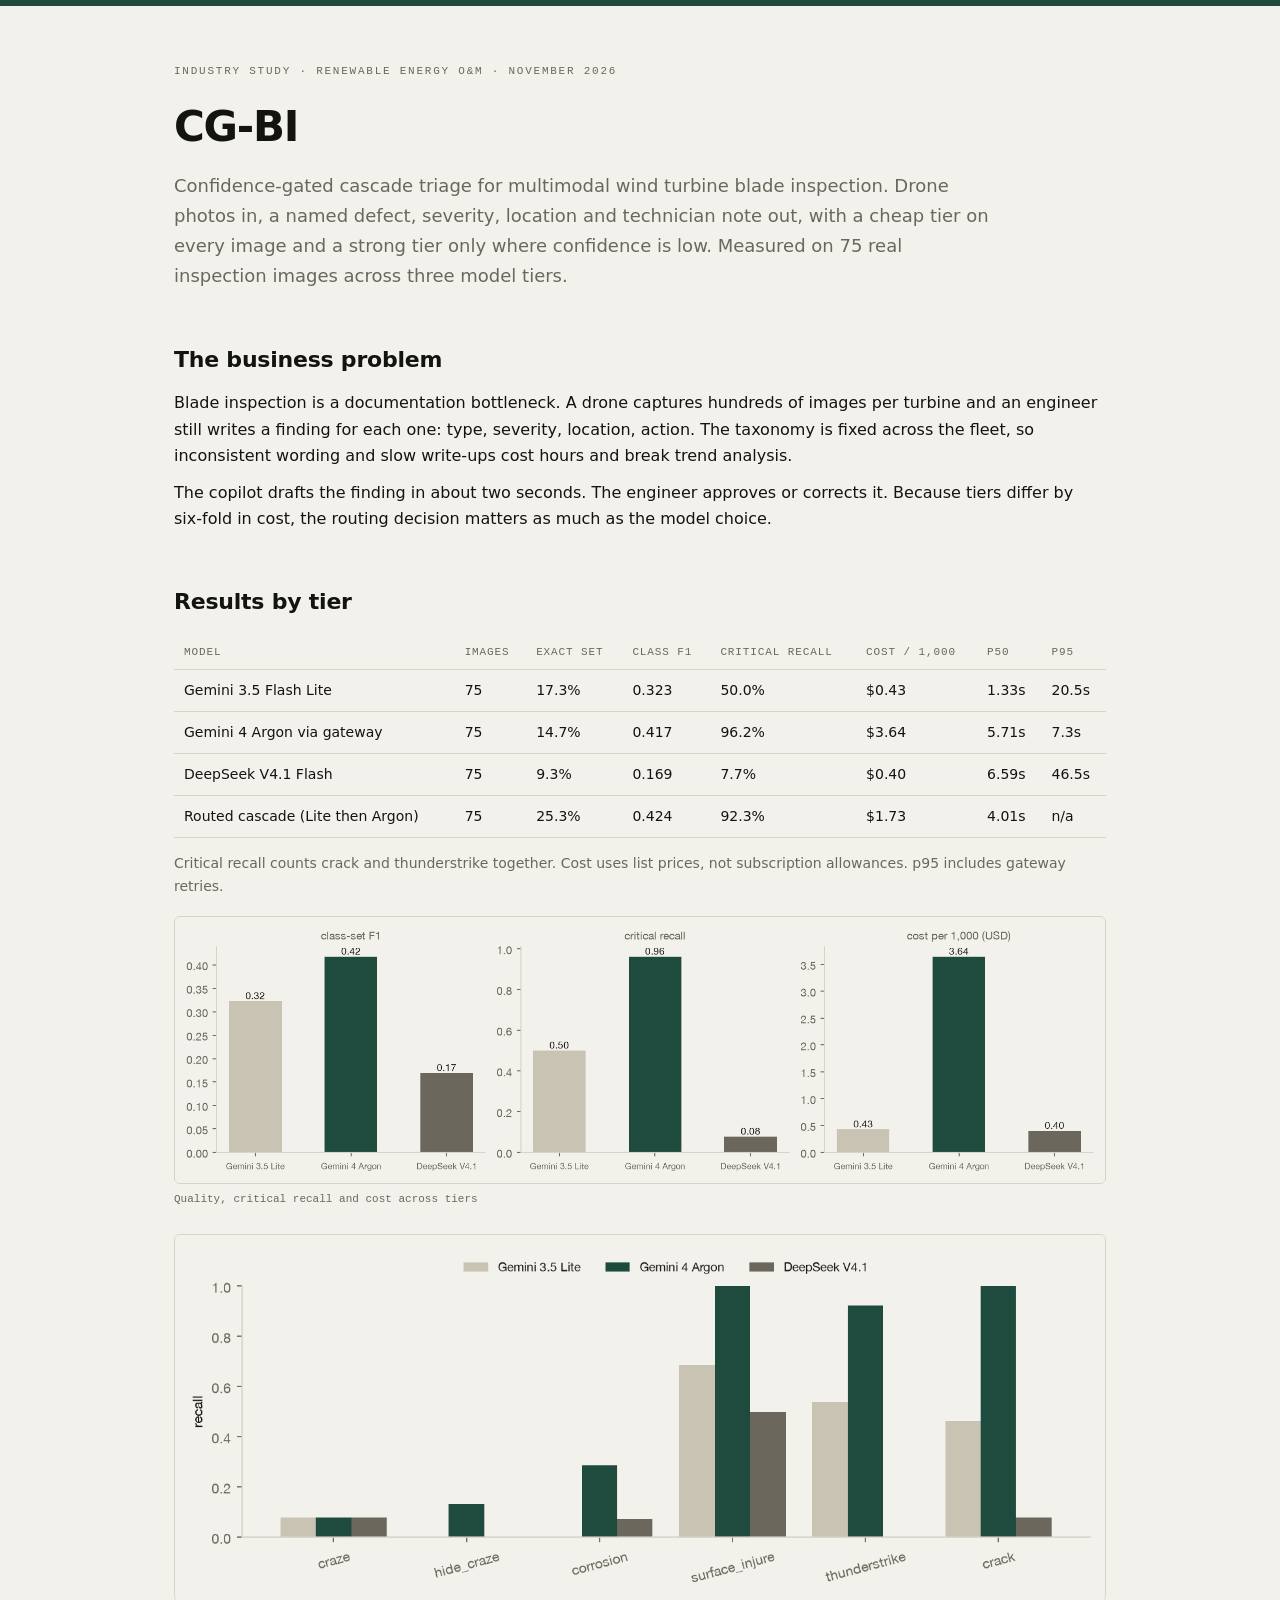
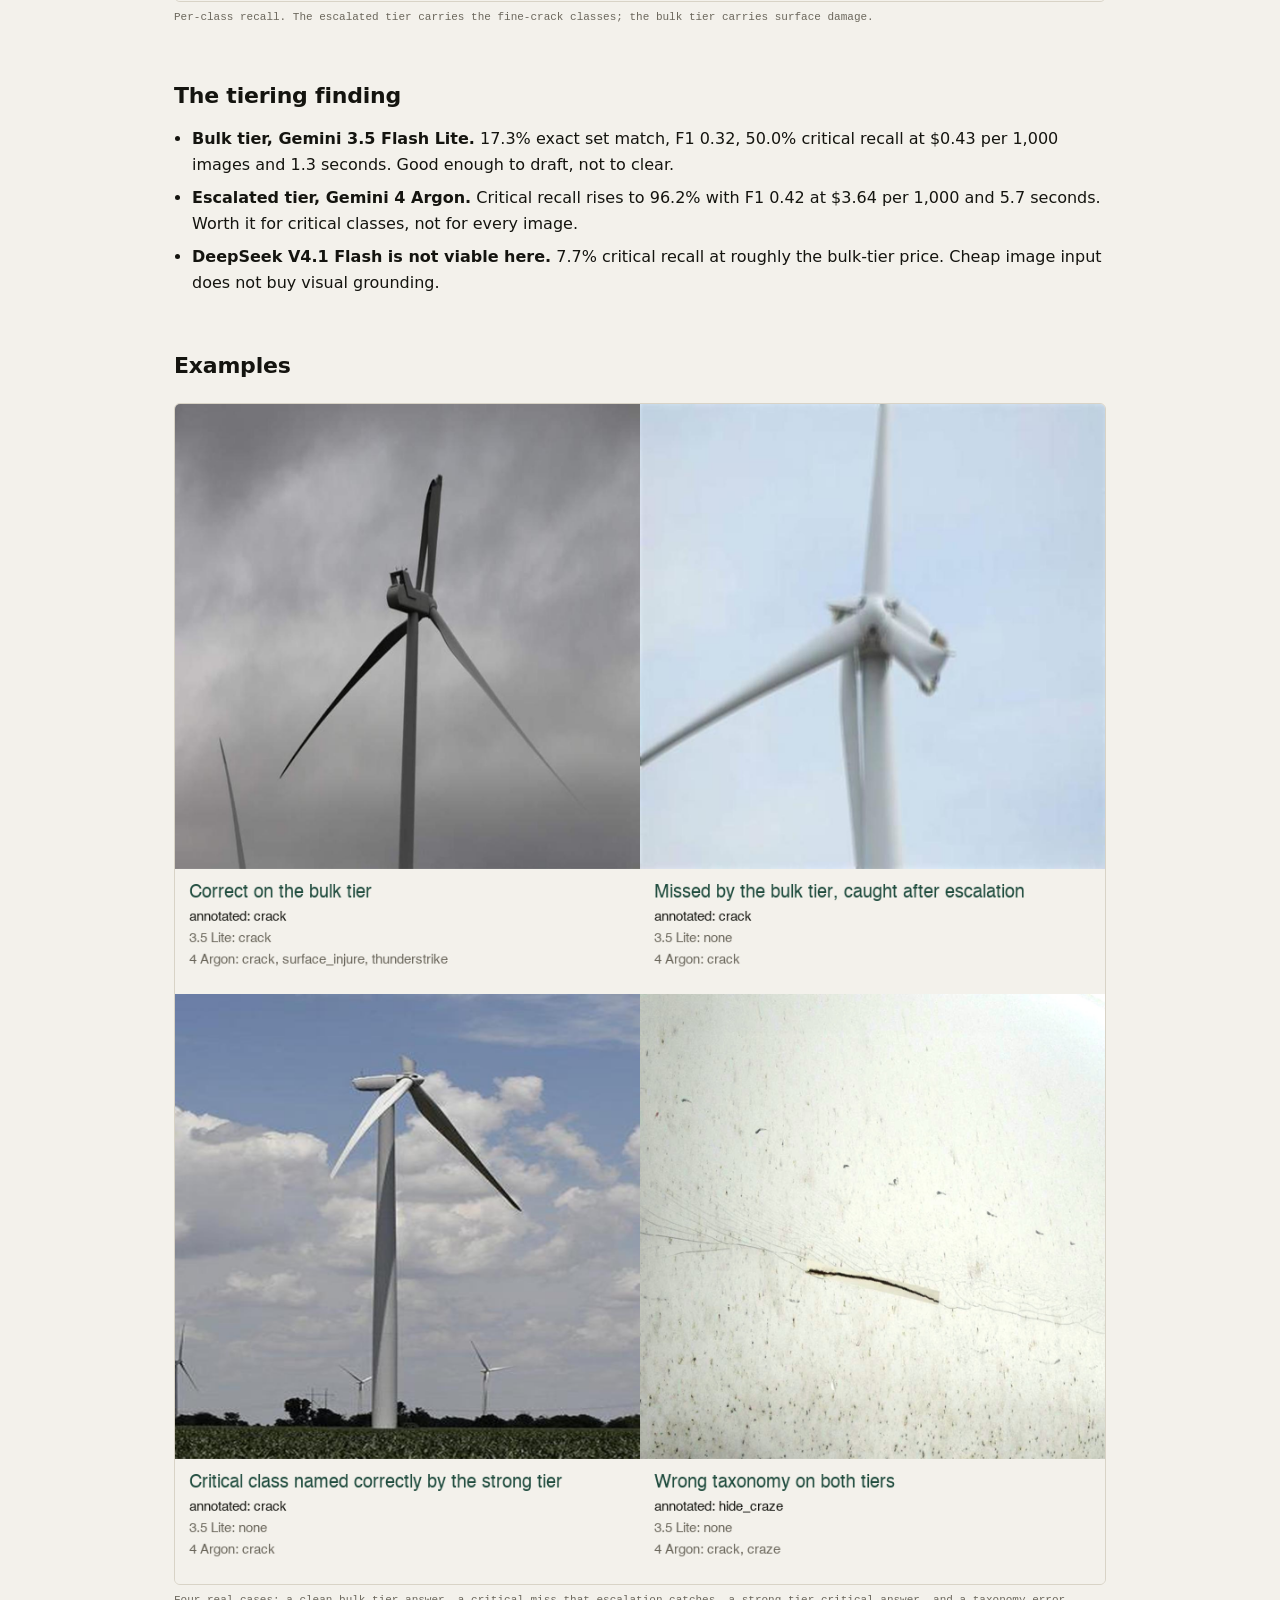
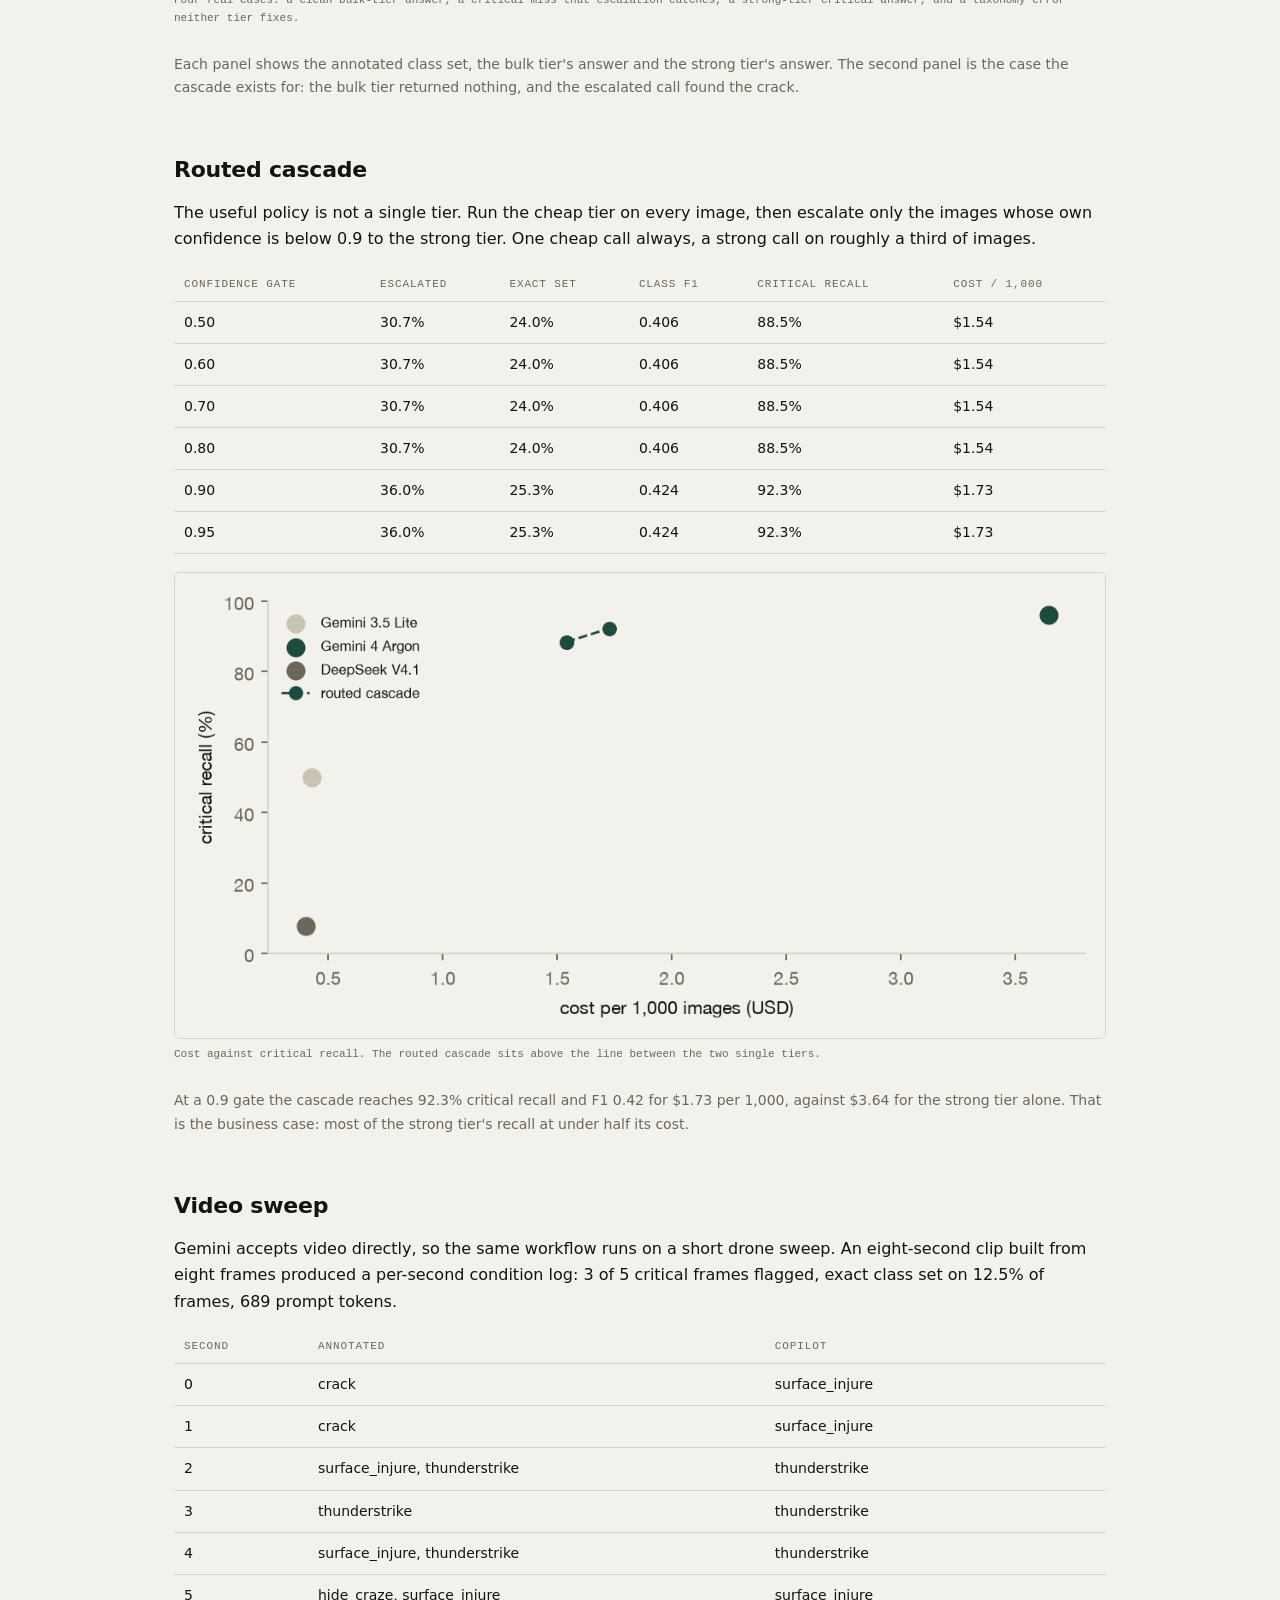
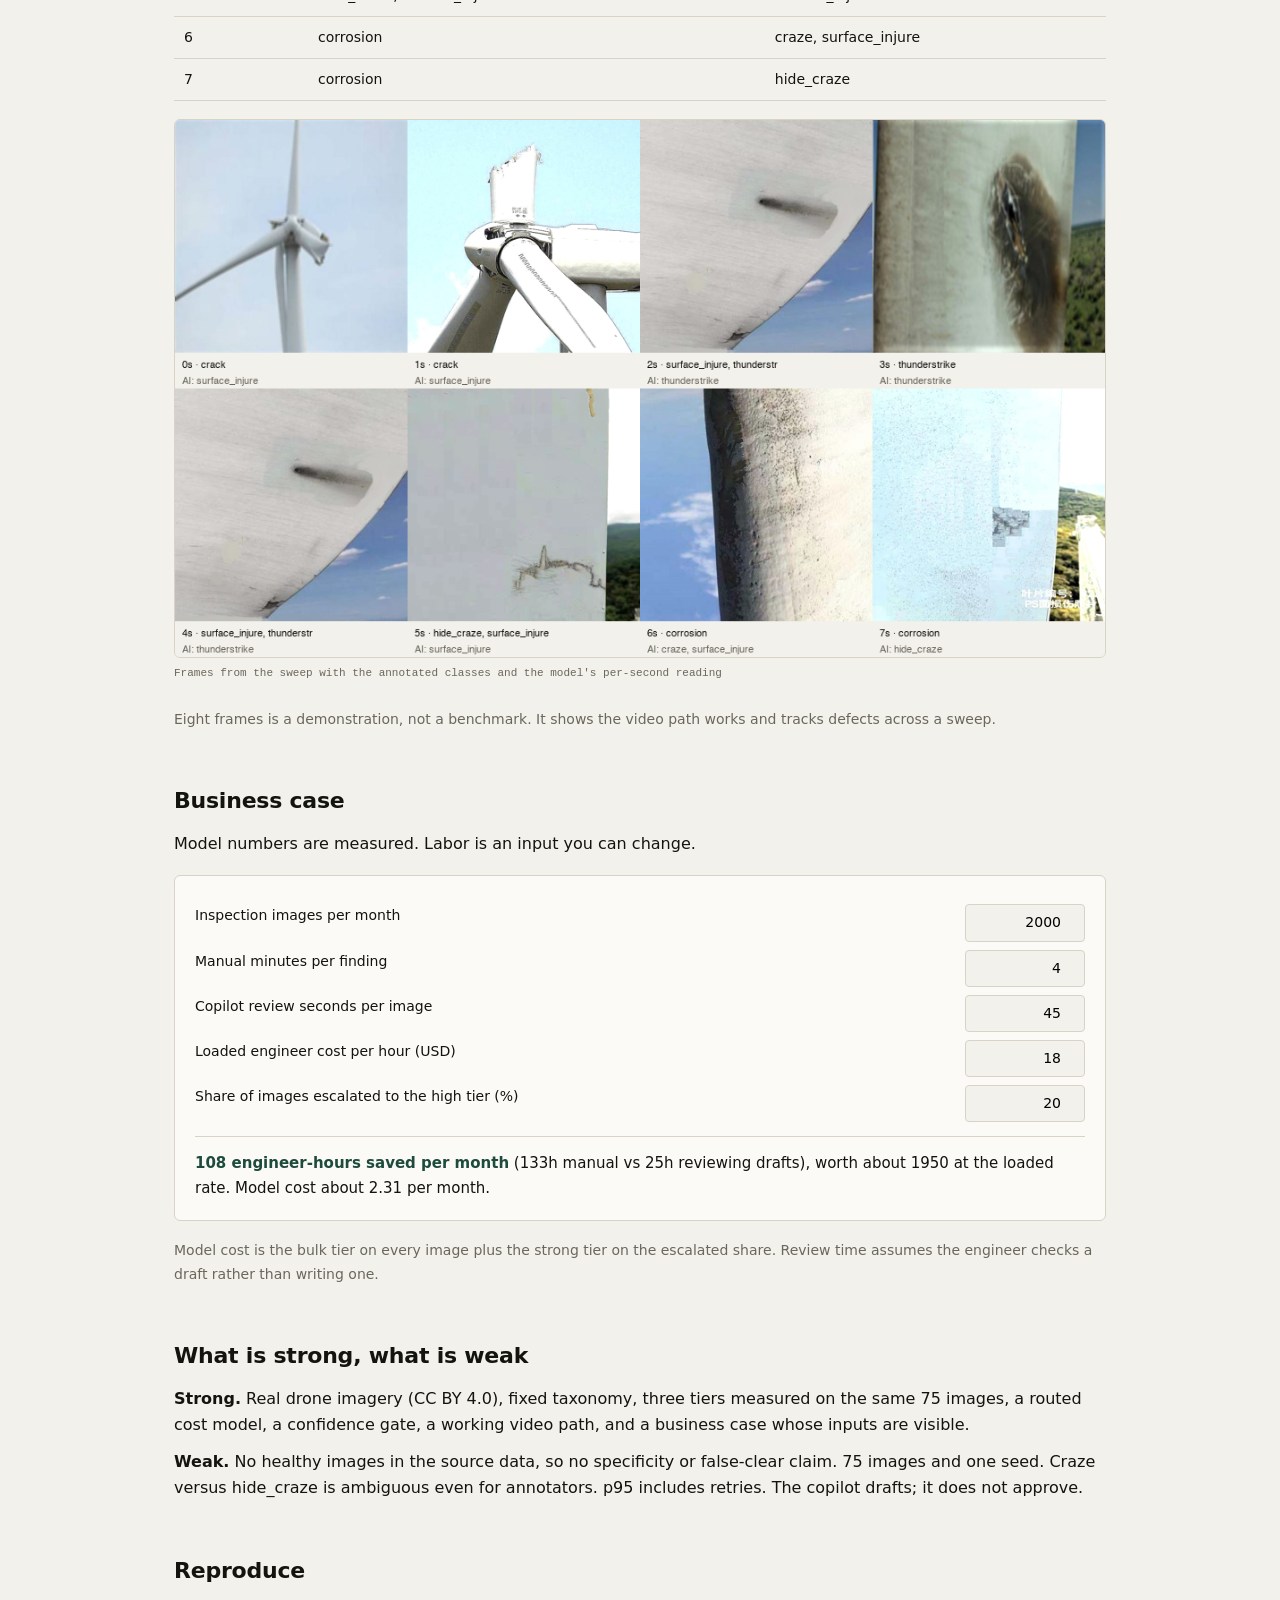
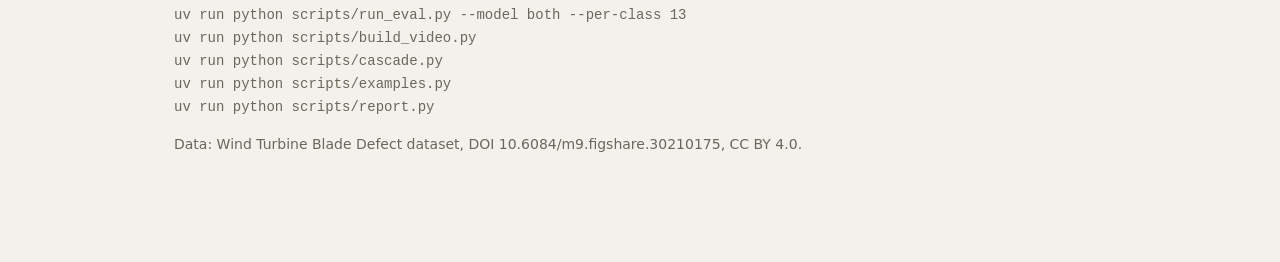
<file: reports/cg-bi/index.html>
<!doctype html>
<html lang="en"><head><meta charset="utf-8"><meta name="viewport" content="width=device-width, initial-scale=1">
<title>CG-BI</title>
<style>
:root{--paper:#f3f1eb;--ink:#14140f;--muted:#6b675c;--rule:#d8d3c6;--accent:#1e4b3d}
*{box-sizing:border-box}
body{margin:0;background:var(--paper);color:var(--ink);font-family:-apple-system,BlinkMacSystemFont,"Helvetica Neue","Segoe UI",system-ui,sans-serif;font-size:16px;line-height:1.65}
.bar{height:6px;background:var(--accent)}
main{max-width:980px;margin:0 auto;padding:56px 24px 96px}
.eyebrow{font-family:ui-monospace,"SF Mono",Menlo,monospace;font-size:11px;letter-spacing:.16em;text-transform:uppercase;color:var(--muted);margin:0 0 12px}
h1{font-size:42px;letter-spacing:-.03em;margin:0 0 10px;font-weight:600}
h2{font-size:22px;margin:52px 0 12px;font-weight:600;letter-spacing:-.01em}
h3{font-size:13px;margin:26px 0 8px;color:var(--muted);text-transform:uppercase;letter-spacing:.08em;font-weight:500}
p{margin:10px 0}
.lede{font-size:18px;color:var(--muted);max-width:72ch}
table{width:100%;border-collapse:collapse;margin:14px 0;font-size:14px}
th{text-align:left;font-weight:500;color:var(--muted);border-bottom:1px solid var(--rule);padding:8px 10px;font-family:ui-monospace,Menlo,monospace;font-size:11px;letter-spacing:.08em;text-transform:uppercase}
td{border-bottom:1px solid var(--rule);padding:9px 10px;font-variant-numeric:tabular-nums}
.note{color:var(--muted);font-size:14px}
figure{margin:18px 0 26px} img{max-width:100%;border:1px solid var(--rule);border-radius:6px;display:block}
figcaption{font-family:ui-monospace,Menlo,monospace;font-size:11px;color:var(--muted);margin-top:6px}
.calc{border:1px solid var(--rule);border-radius:6px;padding:20px;background:#fbfaf6;margin:18px 0}
.calc label{display:flex;justify-content:space-between;gap:12px;font-size:14px;margin:8px 0}
.calc input{width:120px;padding:6px 8px;border:1px solid var(--rule);border-radius:4px;background:var(--paper);font:inherit;font-size:14px;text-align:right}
.out{margin-top:14px;padding-top:14px;border-top:1px solid var(--rule);font-size:15px}
.out b{color:var(--accent)}
ul{margin:10px 0 10px 18px;padding:0} li{margin:6px 0}
code{font-family:ui-monospace,Menlo,monospace;font-size:13px;background:#e9e4d8;padding:1px 5px;border-radius:3px}
</style></head><body><div class="bar"></div><main>
<p class="eyebrow">Industry study · Renewable energy O&amp;M · November 2026</p>
<h1>CG-BI</h1>
<p class="lede">Confidence-gated cascade triage for multimodal wind turbine blade inspection. Drone photos in, a named defect, severity, location and technician note out, with a cheap tier on every image and a strong tier only where confidence is low. Measured on 75 real inspection images across three model tiers.</p>

<h2>The business problem</h2>
<p>Blade inspection is a documentation bottleneck. A drone captures hundreds of images per turbine and an engineer still writes a finding for each one: type, severity, location, action. The taxonomy is fixed across the fleet, so inconsistent wording and slow write-ups cost hours and break trend analysis.</p>
<p>The copilot drafts the finding in about two seconds. The engineer approves or corrects it. Because tiers differ by six-fold in cost, the routing decision matters as much as the model choice.</p>

<h2>Results by tier</h2>
<table><thead><tr><th>model</th><th>images</th><th>exact set</th><th>class F1</th><th>critical recall</th><th>cost / 1,000</th><th>p50</th><th>p95</th></tr></thead><tbody>
<tr><td>Gemini 3.5 Flash Lite</td><td>75</td><td>17.3%</td><td>0.323</td><td>50.0%</td><td>$0.43</td><td>1.33s</td><td>20.5s</td></tr>
<tr><td>Gemini 4 Argon via gateway</td><td>75</td><td>14.7%</td><td>0.417</td><td>96.2%</td><td>$3.64</td><td>5.71s</td><td>7.3s</td></tr>
<tr><td>DeepSeek V4.1 Flash</td><td>75</td><td>9.3%</td><td>0.169</td><td>7.7%</td><td>$0.40</td><td>6.59s</td><td>46.5s</td></tr>
<tr><td>Routed cascade (Lite then Argon)</td><td>75</td><td>25.3%</td><td>0.424</td><td>92.3%</td><td>$1.73</td><td>4.01s</td><td>n/a</td></tr>
</tbody></table>
<p class="note">Critical recall counts crack and thunderstrike together. Cost uses list prices, not subscription allowances. p95 includes gateway retries.</p>
<figure><img src="figures/model-compare.png" alt="model comparison"><figcaption>Quality, critical recall and cost across tiers</figcaption></figure>
<figure><img src="figures/per-class-recall.png" alt="per class recall"><figcaption>Per-class recall. The escalated tier carries the fine-crack classes; the bulk tier carries surface damage.</figcaption></figure>

<h2>The tiering finding</h2>
<ul>
<li><b>Bulk tier, Gemini 3.5 Flash Lite.</b> 17.3% exact set match, F1 0.32, 50.0% critical recall at $0.43 per 1,000 images and 1.3 seconds. Good enough to draft, not to clear.</li>
<li><b>Escalated tier, Gemini 4 Argon.</b> Critical recall rises to 96.2% with F1 0.42 at $3.64 per 1,000 and 5.7 seconds. Worth it for critical classes, not for every image.</li>
<li><b>DeepSeek V4.1 Flash is not viable here.</b> 7.7% critical recall at roughly the bulk-tier price. Cheap image input does not buy visual grounding.</li>
</ul>

<h2>Examples</h2>
<figure><img src="figures/examples.png" alt="example findings"><figcaption>Four real cases: a clean bulk-tier answer, a critical miss that escalation catches, a strong-tier critical answer, and a taxonomy error neither tier fixes.</figcaption></figure>
<p class="note">Each panel shows the annotated class set, the bulk tier's answer and the strong tier's answer. The second panel is the case the cascade exists for: the bulk tier returned nothing, and the escalated call found the crack.</p>

<h2>Routed cascade</h2>
<p>The useful policy is not a single tier. Run the cheap tier on every image, then escalate only the images whose own confidence is below 0.9 to the strong tier. One cheap call always, a strong call on roughly a third of images.</p>
<table><thead><tr><th>confidence gate</th><th>escalated</th><th>exact set</th><th>class F1</th><th>critical recall</th><th>cost / 1,000</th></tr></thead><tbody>
<tr><td>0.50</td><td>30.7%</td><td>24.0%</td><td>0.406</td><td>88.5%</td><td>$1.54</td></tr><tr><td>0.60</td><td>30.7%</td><td>24.0%</td><td>0.406</td><td>88.5%</td><td>$1.54</td></tr><tr><td>0.70</td><td>30.7%</td><td>24.0%</td><td>0.406</td><td>88.5%</td><td>$1.54</td></tr><tr><td>0.80</td><td>30.7%</td><td>24.0%</td><td>0.406</td><td>88.5%</td><td>$1.54</td></tr><tr><td>0.90</td><td>36.0%</td><td>25.3%</td><td>0.424</td><td>92.3%</td><td>$1.73</td></tr><tr><td>0.95</td><td>36.0%</td><td>25.3%</td><td>0.424</td><td>92.3%</td><td>$1.73</td></tr>
</tbody></table>
<figure><img src="figures/cascade.png" alt="routed cascade"><figcaption>Cost against critical recall. The routed cascade sits above the line between the two single tiers.</figcaption></figure>
<p class="note">At a 0.9 gate the cascade reaches 92.3% critical recall and F1 0.42 for $1.73 per 1,000, against $3.64 for the strong tier alone. That is the business case: most of the strong tier's recall at under half its cost.</p>

<h2>Video sweep</h2>
<p>Gemini accepts video directly, so the same workflow runs on a short drone sweep. An eight-second clip built from eight frames produced a per-second condition log: 3 of 5 critical frames flagged, exact class set on 12.5% of frames, 689 prompt tokens.</p>
<table><thead><tr><th>second</th><th>annotated</th><th>copilot</th></tr></thead><tbody><tr><td>0</td><td>crack</td><td>surface_injure</td></tr><tr><td>1</td><td>crack</td><td>surface_injure</td></tr><tr><td>2</td><td>surface_injure, thunderstrike</td><td>thunderstrike</td></tr><tr><td>3</td><td>thunderstrike</td><td>thunderstrike</td></tr><tr><td>4</td><td>surface_injure, thunderstrike</td><td>thunderstrike</td></tr><tr><td>5</td><td>hide_craze, surface_injure</td><td>surface_injure</td></tr><tr><td>6</td><td>corrosion</td><td>craze, surface_injure</td></tr><tr><td>7</td><td>corrosion</td><td>hide_craze</td></tr></tbody></table>
<figure><img src="figures/video-strip.png" alt="video strip"><figcaption>Frames from the sweep with the annotated classes and the model's per-second reading</figcaption></figure>
<p class="note">Eight frames is a demonstration, not a benchmark. It shows the video path works and tracks defects across a sweep.</p>

<h2>Business case</h2>
<p>Model numbers are measured. Labor is an input you can change.</p>
<div class="calc">
<label>Inspection images per month <input id="img" type="number" value="2000"></label>
<label>Manual minutes per finding <input id="manual" type="number" value="4"></label>
<label>Copilot review seconds per image <input id="review" type="number" value="45"></label>
<label>Loaded engineer cost per hour (USD) <input id="rate" type="number" value="18"></label>
<label>Share of images escalated to the high tier (%) <input id="esc" type="number" value="20"></label>
<div class="out" id="out"></div>
</div>
<p class="note">Model cost is the bulk tier on every image plus the strong tier on the escalated share. Review time assumes the engineer checks a draft rather than writing one.</p>

<h2>What is strong, what is weak</h2>
<p><b>Strong.</b> Real drone imagery (CC BY 4.0), fixed taxonomy, three tiers measured on the same 75 images, a routed cost model, a confidence gate, a working video path, and a business case whose inputs are visible.</p>
<p><b>Weak.</b> No healthy images in the source data, so no specificity or false-clear claim. 75 images and one seed. Craze versus hide_craze is ambiguous even for annotators. p95 includes retries. The copilot drafts; it does not approve.</p>

<h2>Reproduce</h2>
<pre class="note">uv run python scripts/run_eval.py --model both --per-class 13
uv run python scripts/build_video.py
uv run python scripts/cascade.py
uv run python scripts/examples.py
uv run python scripts/report.py</pre>
<p class="note">Data: Wind Turbine Blade Defect dataset, DOI 10.6084/m9.figshare.30210175, CC BY 4.0.</p>
</main>
<script>
function calc(){
  const img=+document.getElementById('img').value||0;
  const manual=+document.getElementById('manual').value||0;
  const review=+document.getElementById('review').value||0;
  const rate=+document.getElementById('rate').value||0;
  const esc=(+document.getElementById('esc').value||0)/100;
  const manualH=img*manual/60, coopH=img*review/3600;
  const saved=manualH-coopH, money=saved*rate;
  const model=(img/1000)*(0.4263+esc*3.6429);
  document.getElementById('out').innerHTML =
    `<b>${saved.toFixed(0)} engineer-hours saved per month</b> (${manualH.toFixed(0)}h manual vs ${coopH.toFixed(0)}h reviewing drafts), worth about ${money.toFixed(0)} at the loaded rate. Model cost about ${model.toFixed(2)} per month.`;
}
['img','manual','review','rate','esc'].forEach(id=>document.getElementById(id).addEventListener('input',calc));calc();
</script></body></html>
</file>
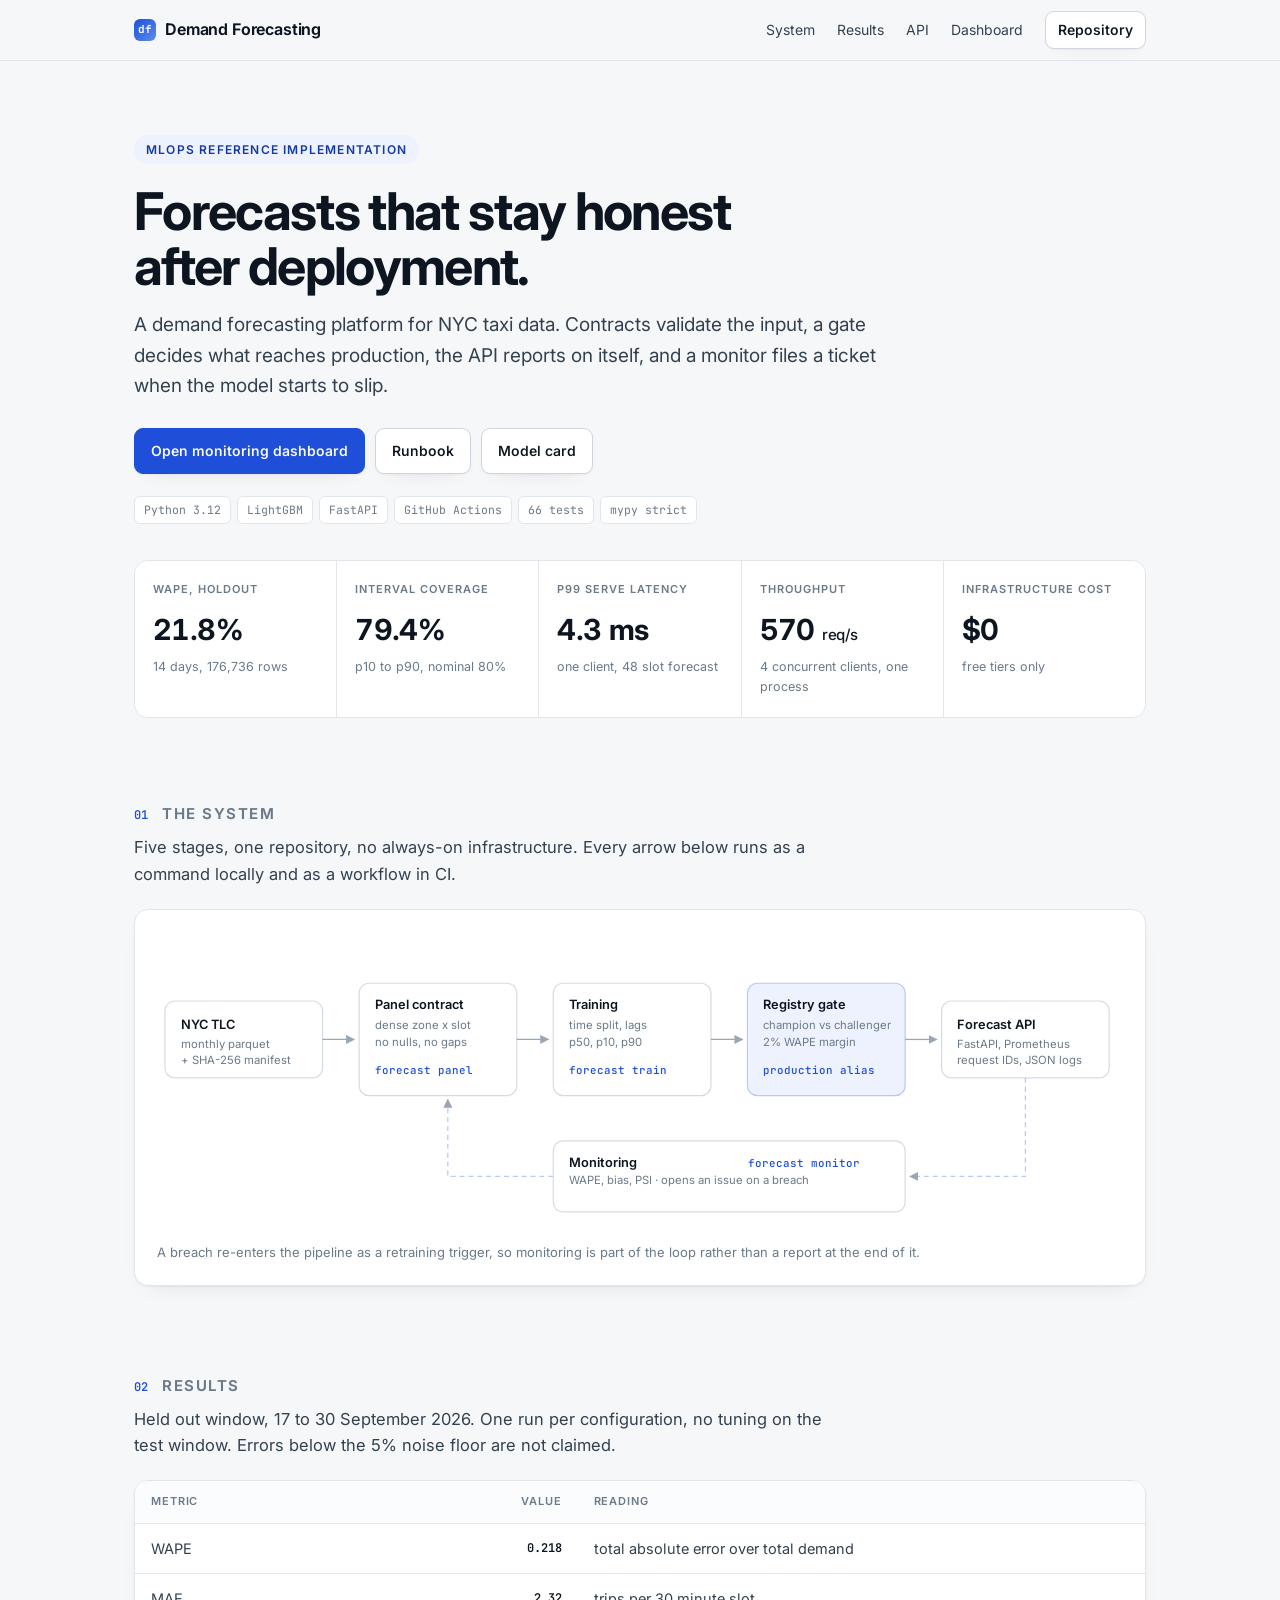
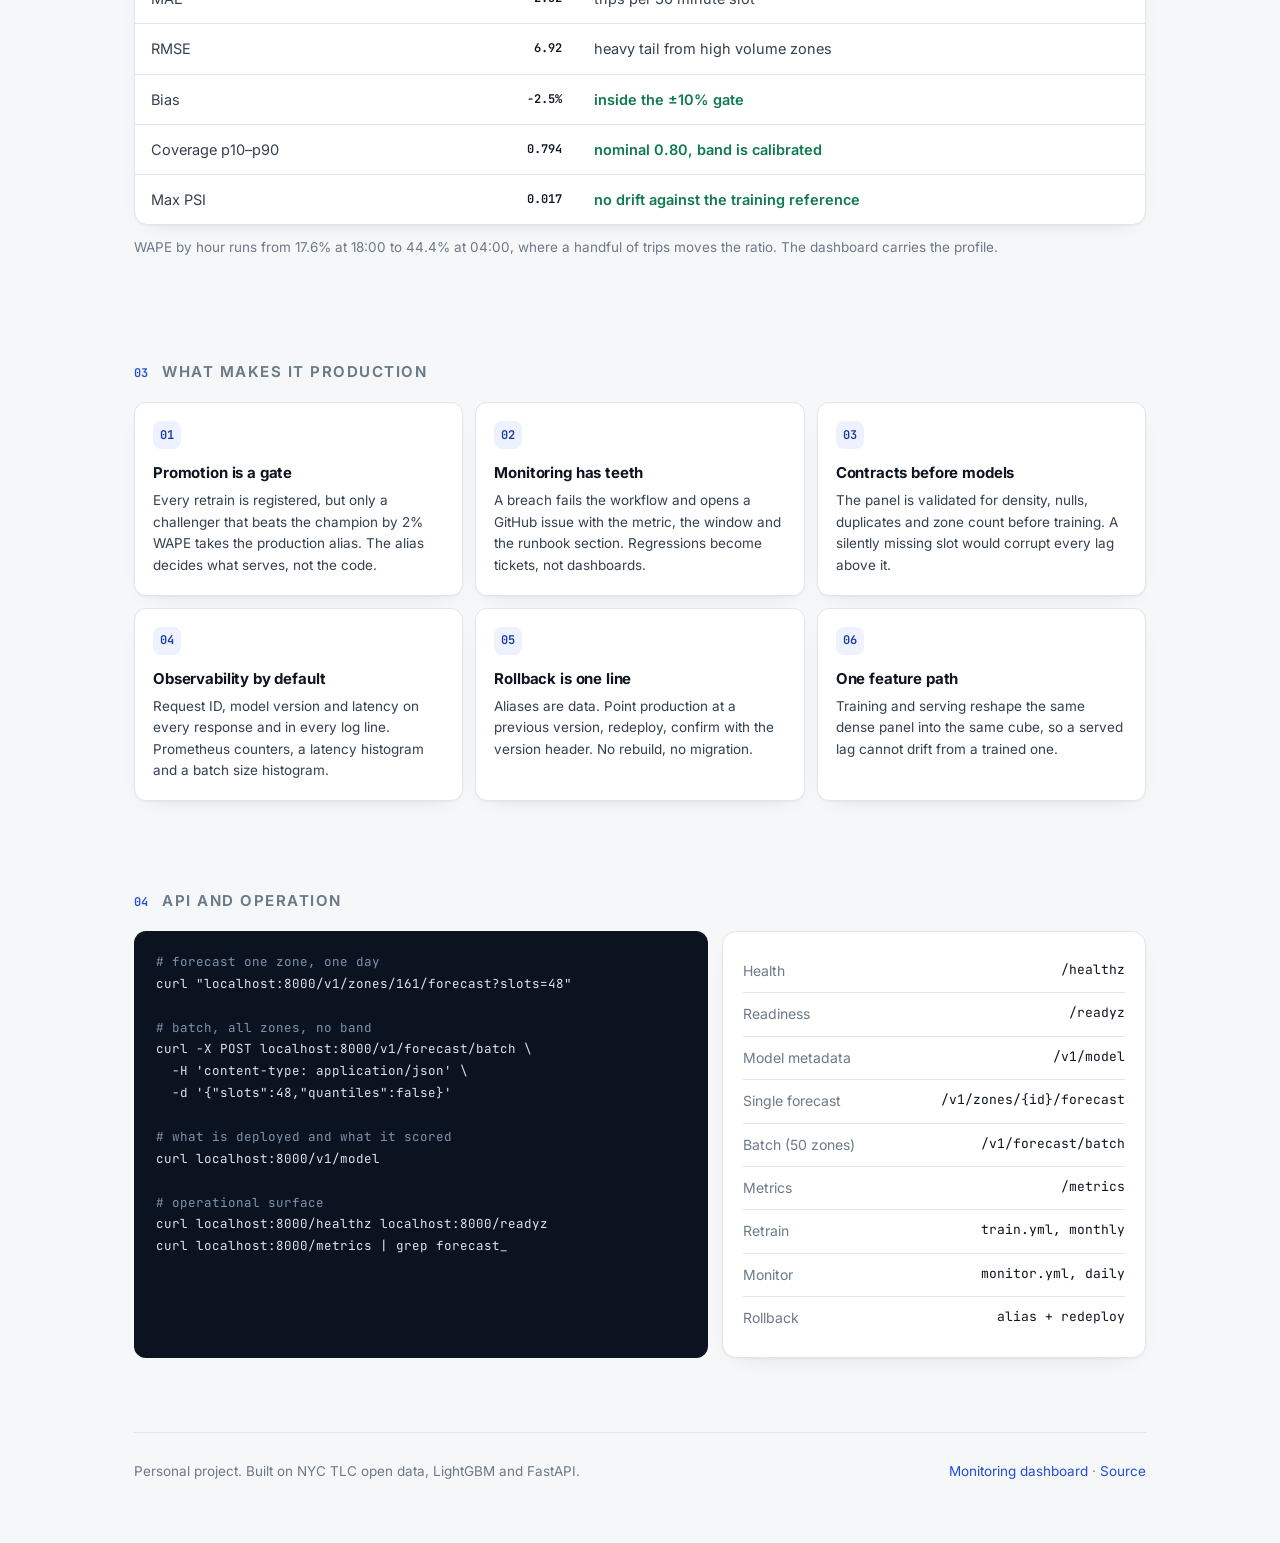
<file: reports/demand-forecasting/index.html>
<!doctype html>
<html lang="en">
<head>
<meta charset="utf-8" />
<meta name="viewport" content="width=device-width, initial-scale=1" />
<title>Demand Forecasting Platform</title>
<meta name="description" content="A production demand forecasting platform: validated data contracts, gated model promotion, a served forecast API with request level observability, and drift monitoring that files an issue on regression." />
<link rel="preconnect" href="https://fonts.googleapis.com" />
<link rel="preconnect" href="https://fonts.gstatic.com" crossorigin />
<link href="https://fonts.googleapis.com/css2?family=Inter:wght@400;500;600;700&family=JetBrains+Mono:wght@400;500&display=swap" rel="stylesheet" />
<style>
  :root{
    --page:#f6f7f9; --card:#ffffff; --ink:#0d1520; --body:#33414f; --muted:#6b7a89;
    --line:#e2e6eb; --line-strong:#cfd6de;
    --accent:#1f4fd8; --accent-ink:#153aa3; --accent-soft:#eef2ff;
    --ok:#0f7a4d; --ok-soft:#e8f6ee; --warn:#a8600a; --bad:#c0362c;
    --mono:"JetBrains Mono", ui-monospace, SFMono-Regular, Menlo, monospace;
    --shadow:0 1px 2px rgba(13,21,32,.04), 0 8px 24px -16px rgba(13,21,32,.18);
  }
  *{box-sizing:border-box}
  html{scroll-behavior:smooth}
  body{margin:0;background:var(--page);color:var(--ink);font:16px/1.6 Inter,system-ui,-apple-system,sans-serif;-webkit-font-smoothing:antialiased}
  a{color:var(--accent);text-decoration:none}
  a:hover{text-decoration:underline}
  .shell{max-width:1060px;margin:0 auto;padding:0 24px}
  .topbar{position:sticky;top:0;z-index:20;background:rgba(246,247,249,.85);backdrop-filter:blur(10px);border-bottom:1px solid var(--line)}
  .topbar .shell{display:flex;align-items:center;justify-content:space-between;height:60px}
  .brand{display:flex;align-items:center;gap:9px;font-weight:650;letter-spacing:-.01em}
  .mark{width:22px;height:22px;border-radius:6px;background:linear-gradient(135deg,var(--accent),#5b8def);display:grid;place-items:center;color:#fff;font-size:11px;font-family:var(--mono)}
  nav{display:flex;align-items:center;gap:22px;font-size:14px}
  nav a{color:var(--body)}
  nav a:hover{color:var(--ink);text-decoration:none}
  .ver{font-family:var(--mono);font-size:11px;color:var(--muted);border:1px solid var(--line-strong);border-radius:20px;padding:2px 8px}
  @media(max-width:760px){nav a.opt{display:none}}
  header.hero{padding:74px 0 30px}
  .eyebrow{display:inline-flex;align-items:center;gap:8px;font-size:12px;letter-spacing:.1em;text-transform:uppercase;color:var(--accent-ink);background:var(--accent-soft);border-radius:20px;padding:5px 12px;font-weight:600}
  h1{font-size:52px;line-height:1.06;letter-spacing:-.032em;margin:20px 0 16px;font-weight:700;max-width:19ch}
  @media(max-width:760px){h1{font-size:36px}}
  .lede{font-size:19px;color:var(--body);max-width:62ch;margin:0 0 26px}
  .cta{display:flex;gap:10px;flex-wrap:wrap;align-items:center}
  .btn{display:inline-flex;align-items:center;gap:8px;border:1px solid var(--line-strong);background:var(--card);color:var(--ink);border-radius:9px;padding:11px 16px;font-size:14px;font-weight:560;box-shadow:var(--shadow)}
  .btn:hover{text-decoration:none;border-color:var(--ink)}
  .btn.primary{background:var(--accent);border-color:var(--accent);color:#fff}
  .btn.primary:hover{background:var(--accent-ink)}
  .chips{display:flex;flex-wrap:wrap;gap:6px;margin-top:22px}
  .chip{font-family:var(--mono);font-size:11.5px;color:var(--muted);border:1px solid var(--line);background:var(--card);border-radius:6px;padding:4px 9px}
  .strip{display:grid;grid-template-columns:repeat(5,1fr);gap:1px;background:var(--line);border:1px solid var(--line);border-radius:14px;overflow:hidden;margin:36px 0 10px}
  @media(max-width:900px){.strip{grid-template-columns:repeat(2,1fr)}}
  .stat{background:var(--card);padding:20px 18px}
  .stat .k{font-size:11px;letter-spacing:.09em;text-transform:uppercase;color:var(--muted);font-weight:600}
  .stat .v{font-size:29px;font-weight:700;letter-spacing:-.02em;margin-top:8px;font-variant-numeric:tabular-nums}
  .stat .n{font-size:12.5px;color:var(--muted);margin-top:4px}
  section{padding:44px 0}
  .sec-head{display:flex;align-items:baseline;gap:14px;margin-bottom:8px}
  .num{font-family:var(--mono);font-size:12px;color:var(--accent);font-weight:600}
  h2{font-size:15px;letter-spacing:.1em;text-transform:uppercase;color:var(--muted);margin:0;font-weight:650}
  .sec-lede{color:var(--body);max-width:70ch;margin:6px 0 22px;font-size:16.5px}
  .panel{background:var(--card);border:1px solid var(--line);border-radius:14px;box-shadow:var(--shadow)}
  .diagram{padding:22px}
  .diagram svg{width:100%;height:auto;display:block}
  table{width:100%;border-collapse:collapse;font-size:14.5px}
  th{text-align:left;font-size:11px;letter-spacing:.08em;text-transform:uppercase;color:var(--muted);font-weight:600;padding:12px 16px;border-bottom:1px solid var(--line);background:#fbfcfd}
  td{padding:13px 16px;border-bottom:1px solid var(--line);color:var(--body)}
  tr:last-child td{border-bottom:none}
  td.num{font-family:var(--mono);text-align:right;color:var(--ink);font-variant-numeric:tabular-nums}
  .good{color:var(--ok);font-weight:600}
  .grid{display:grid;grid-template-columns:repeat(3,1fr);gap:12px}
  @media(max-width:900px){.grid{grid-template-columns:1fr 1fr}}
  @media(max-width:620px){.grid{grid-template-columns:1fr}}
  .card{background:var(--card);border:1px solid var(--line);border-radius:12px;padding:18px;box-shadow:var(--shadow)}
  .card .icon{width:28px;height:28px;border-radius:8px;background:var(--accent-soft);color:var(--accent-ink);display:grid;place-items:center;font-family:var(--mono);font-size:12px;font-weight:600;margin-bottom:12px}
  .card b{display:block;font-size:15px;margin-bottom:5px;letter-spacing:-.01em}
  .card p{margin:0;font-size:13.5px;color:var(--body)}
  pre{background:#0b1220;color:#dbe4f0;border-radius:12px;padding:20px 22px;overflow-x:auto;font-family:var(--mono);font-size:12.5px;line-height:1.75;margin:0}
  pre .c{color:#7f93ad}
  code{font-family:var(--mono);font-size:13px;background:#eef1f5;border-radius:5px;padding:1.5px 6px}
  .split{display:grid;grid-template-columns:1.15fr .85fr;gap:14px}
  @media(max-width:860px){.split{grid-template-columns:1fr}}
  .kv{display:flex;justify-content:space-between;gap:16px;padding:10px 0;border-bottom:1px solid var(--line);font-size:14px}
  .kv:last-child{border-bottom:none}
  .kv span:first-child{color:var(--muted)}
  .kv span:last-child{font-family:var(--mono);font-size:13px}
  footer{border-top:1px solid var(--line);margin-top:30px;padding:28px 0 60px;color:var(--muted);font-size:13.5px;display:flex;flex-wrap:wrap;gap:14px;justify-content:space-between}
</style>
</head>
<body>

<div class="topbar">
  <div class="shell">
    <div class="brand"><span class="mark">df</span> Demand Forecasting</div>
    <nav>
      <a class="opt" href="#system">System</a>
      <a class="opt" href="#results">Results</a>
      <a class="opt" href="#api">API</a>
      <a href="dashboard/index.html">Dashboard</a>
      <a class="btn" style="padding:7px 12px" href="https://github.com/Aprameya-C-V/demand-forecasting-platform">Repository</a>
    </nav>
  </div>
</div>

<div class="shell">
  <header class="hero">
    <span class="eyebrow">MLOps reference implementation</span>
    <h1>Forecasts that stay honest after deployment.</h1>
    <p class="lede">A demand forecasting platform for NYC taxi data. Contracts validate the input, a gate decides what reaches production, the API reports on itself, and a monitor files a ticket when the model starts to slip.</p>
    <div class="cta">
      <a class="btn primary" href="dashboard/index.html">Open monitoring dashboard</a>
      <a class="btn" href="https://github.com/Aprameya-C-V/demand-forecasting-platform/blob/main/docs/RUNBOOK.md">Runbook</a>
      <a class="btn" href="https://github.com/Aprameya-C-V/demand-forecasting-platform/blob/main/docs/MODEL_CARD.md">Model card</a>
    </div>
    <div class="chips">
      <span class="chip">Python 3.12</span>
      <span class="chip">LightGBM</span>
      <span class="chip">FastAPI</span>
      <span class="chip">GitHub Actions</span>
      <span class="chip">66 tests</span>
      <span class="chip">mypy strict</span>
    </div>

    <div class="strip">
      <div class="stat"><div class="k">WAPE, holdout</div><div class="v">21.8%</div><div class="n">14 days, 176,736 rows</div></div>
      <div class="stat"><div class="k">Interval coverage</div><div class="v">79.4%</div><div class="n">p10 to p90, nominal 80%</div></div>
      <div class="stat"><div class="k">p99 serve latency</div><div class="v">4.3 ms</div><div class="n">one client, 48 slot forecast</div></div>
      <div class="stat"><div class="k">Throughput</div><div class="v">570 <span style="font-size:15px;font-weight:500">req/s</span></div><div class="n">4 concurrent clients, one process</div></div>
      <div class="stat"><div class="k">Infrastructure cost</div><div class="v">$0</div><div class="n">free tiers only</div></div>
    </div>
  </header>

  <section id="system">
    <div class="sec-head"><span class="num">01</span><h2>The system</h2></div>
    <p class="sec-lede">Five stages, one repository, no always-on infrastructure. Every arrow below runs as a command locally and as a workflow in CI.</p>
    <div class="panel diagram">
      <svg viewBox="0 0 980 300" role="img" aria-label="Pipeline from TLC data to monitoring" style="max-height:340px">
        <defs>
          <marker id="arrow" viewBox="0 0 10 10" refX="9" refY="5" markerWidth="7" markerHeight="7" orient="auto-start-reverse">
            <path d="M 0 0 L 10 5 L 0 10 z" fill="#98a6b5"/>
          </marker>
          <style>
            .box{fill:#fff;stroke:#d5dbe3;stroke-width:1.2;rx:10}
            .box-hi{fill:#eef2ff;stroke:#b9c8f5}
            .t{font:600 13px Inter,sans-serif;fill:#0d1520}
            .s{font:400 11.5px Inter,sans-serif;fill:#6b7a89}
            .m{font:500 11px "JetBrains Mono",monospace;fill:#1f4fd8}
            .ln{stroke:#98a6b5;stroke-width:1.3;fill:none;marker-end:url(#arrow)}
            .ln-dash{stroke:#b9c8f5;stroke-width:1.3;fill:none;stroke-dasharray:5 4;marker-end:url(#arrow)}
          </style>
        </defs>

        <rect class="box" x="8" y="70" width="160" height="78" rx="10"/>
        <text class="t" x="24" y="98">NYC TLC</text>
        <text class="s" x="24" y="118">monthly parquet</text>
        <text class="s" x="24" y="134">+ SHA-256 manifest</text>

        <rect class="box" x="205" y="52" width="160" height="114" rx="10"/>
        <text class="t" x="221" y="78">Panel contract</text>
        <text class="s" x="221" y="98">dense zone x slot</text>
        <text class="s" x="221" y="116">no nulls, no gaps</text>
        <text class="m" x="221" y="144">forecast panel</text>

        <rect class="box" x="402" y="52" width="160" height="114" rx="10"/>
        <text class="t" x="418" y="78">Training</text>
        <text class="s" x="418" y="98">time split, lags</text>
        <text class="s" x="418" y="116">p50, p10, p90</text>
        <text class="m" x="418" y="144">forecast train</text>

        <rect class="box box-hi" x="599" y="52" width="160" height="114" rx="10"/>
        <text class="t" x="615" y="78">Registry gate</text>
        <text class="s" x="615" y="98">champion vs challenger</text>
        <text class="s" x="615" y="116">2% WAPE margin</text>
        <text class="m" x="615" y="144">production alias</text>

        <rect class="box" x="796" y="70" width="170" height="78" rx="10"/>
        <text class="t" x="812" y="98">Forecast API</text>
        <text class="s" x="812" y="118">FastAPI, Prometheus</text>
        <text class="s" x="812" y="134">request IDs, JSON logs</text>

        <rect class="box" x="402" y="212" width="357" height="72" rx="10"/>
        <text class="t" x="418" y="238">Monitoring</text>
        <text class="s" x="418" y="256">WAPE, bias, PSI · opens an issue on a breach</text>
        <text class="m" x="600" y="238">forecast monitor</text>

        <path class="ln" d="M 168 109 L 200 109"/>
        <path class="ln" d="M 365 109 L 397 109"/>
        <path class="ln" d="M 562 109 L 594 109"/>
        <path class="ln" d="M 759 109 L 791 109"/>
        <path class="ln-dash" d="M 881 148 L 881 248 L 764 248"/>
        <path class="ln-dash" d="M 402 248 L 295 248 L 295 170"/>
      </svg>
      <p style="margin:14px 0 0;color:var(--muted);font-size:13px">A breach re-enters the pipeline as a retraining trigger, so monitoring is part of the loop rather than a report at the end of it.</p>
    </div>
  </section>

  <section id="results">
    <div class="sec-head"><span class="num">02</span><h2>Results</h2></div>
    <p class="sec-lede">Held out window, 17 to 30 September 2026. One run per configuration, no tuning on the test window. Errors below the 5% noise floor are not claimed.</p>
    <div class="panel" style="overflow:hidden">
      <table>
        <thead><tr><th>Metric</th><th style="text-align:right">Value</th><th>Reading</th></tr></thead>
        <tbody>
          <tr><td>WAPE</td><td class="num">0.218</td><td>total absolute error over total demand</td></tr>
          <tr><td>MAE</td><td class="num">2.32</td><td>trips per 30 minute slot</td></tr>
          <tr><td>RMSE</td><td class="num">6.92</td><td>heavy tail from high volume zones</td></tr>
          <tr><td>Bias</td><td class="num">−2.5%</td><td class="good">inside the ±10% gate</td></tr>
          <tr><td>Coverage p10–p90</td><td class="num">0.794</td><td class="good">nominal 0.80, band is calibrated</td></tr>
          <tr><td>Max PSI</td><td class="num">0.017</td><td class="good">no drift against the training reference</td></tr>
        </tbody>
      </table>
    </div>
    <p style="color:var(--muted);font-size:13.5px;margin-top:12px">WAPE by hour runs from 17.6% at 18:00 to 44.4% at 04:00, where a handful of trips moves the ratio. The dashboard carries the profile.</p>
  </section>

  <section>
    <div class="sec-head"><span class="num">03</span><h2>What makes it production</h2></div>
    <div class="grid" style="margin-top:18px">
      <div class="card"><div class="icon">01</div><b>Promotion is a gate</b><p>Every retrain is registered, but only a challenger that beats the champion by 2% WAPE takes the production alias. The alias decides what serves, not the code.</p></div>
      <div class="card"><div class="icon">02</div><b>Monitoring has teeth</b><p>A breach fails the workflow and opens a GitHub issue with the metric, the window and the runbook section. Regressions become tickets, not dashboards.</p></div>
      <div class="card"><div class="icon">03</div><b>Contracts before models</b><p>The panel is validated for density, nulls, duplicates and zone count before training. A silently missing slot would corrupt every lag above it.</p></div>
      <div class="card"><div class="icon">04</div><b>Observability by default</b><p>Request ID, model version and latency on every response and in every log line. Prometheus counters, a latency histogram and a batch size histogram.</p></div>
      <div class="card"><div class="icon">05</div><b>Rollback is one line</b><p>Aliases are data. Point production at a previous version, redeploy, confirm with the version header. No rebuild, no migration.</p></div>
      <div class="card"><div class="icon">06</div><b>One feature path</b><p>Training and serving reshape the same dense panel into the same cube, so a served lag cannot drift from a trained one.</p></div>
    </div>
  </section>

  <section id="api">
    <div class="sec-head"><span class="num">04</span><h2>API and operation</h2></div>
    <div class="split" style="margin-top:18px">
      <pre><span class="c"># forecast one zone, one day</span>
curl "localhost:8000/v1/zones/161/forecast?slots=48"

<span class="c"># batch, all zones, no band</span>
curl -X POST localhost:8000/v1/forecast/batch \
  -H 'content-type: application/json' \
  -d '{"slots":48,"quantiles":false}'

<span class="c"># what is deployed and what it scored</span>
curl localhost:8000/v1/model

<span class="c"># operational surface</span>
curl localhost:8000/healthz localhost:8000/readyz
curl localhost:8000/metrics | grep forecast_</pre>
      <div class="panel" style="padding:18px 20px">
        <div class="kv"><span>Health</span><span>/healthz</span></div>
        <div class="kv"><span>Readiness</span><span>/readyz</span></div>
        <div class="kv"><span>Model metadata</span><span>/v1/model</span></div>
        <div class="kv"><span>Single forecast</span><span>/v1/zones/{id}/forecast</span></div>
        <div class="kv"><span>Batch (50 zones)</span><span>/v1/forecast/batch</span></div>
        <div class="kv"><span>Metrics</span><span>/metrics</span></div>
        <div class="kv"><span>Retrain</span><span>train.yml, monthly</span></div>
        <div class="kv"><span>Monitor</span><span>monitor.yml, daily</span></div>
        <div class="kv"><span>Rollback</span><span>alias + redeploy</span></div>
      </div>
    </div>
  </section>

  <footer>
    <span>Personal project. Built on NYC TLC open data, LightGBM and FastAPI.</span>
    <span><a href="dashboard/index.html">Monitoring dashboard</a> · <a href="https://github.com/Aprameya-C-V/demand-forecasting-platform">Source</a></span>
  </footer>
</div>
</body>
</html>
</file>
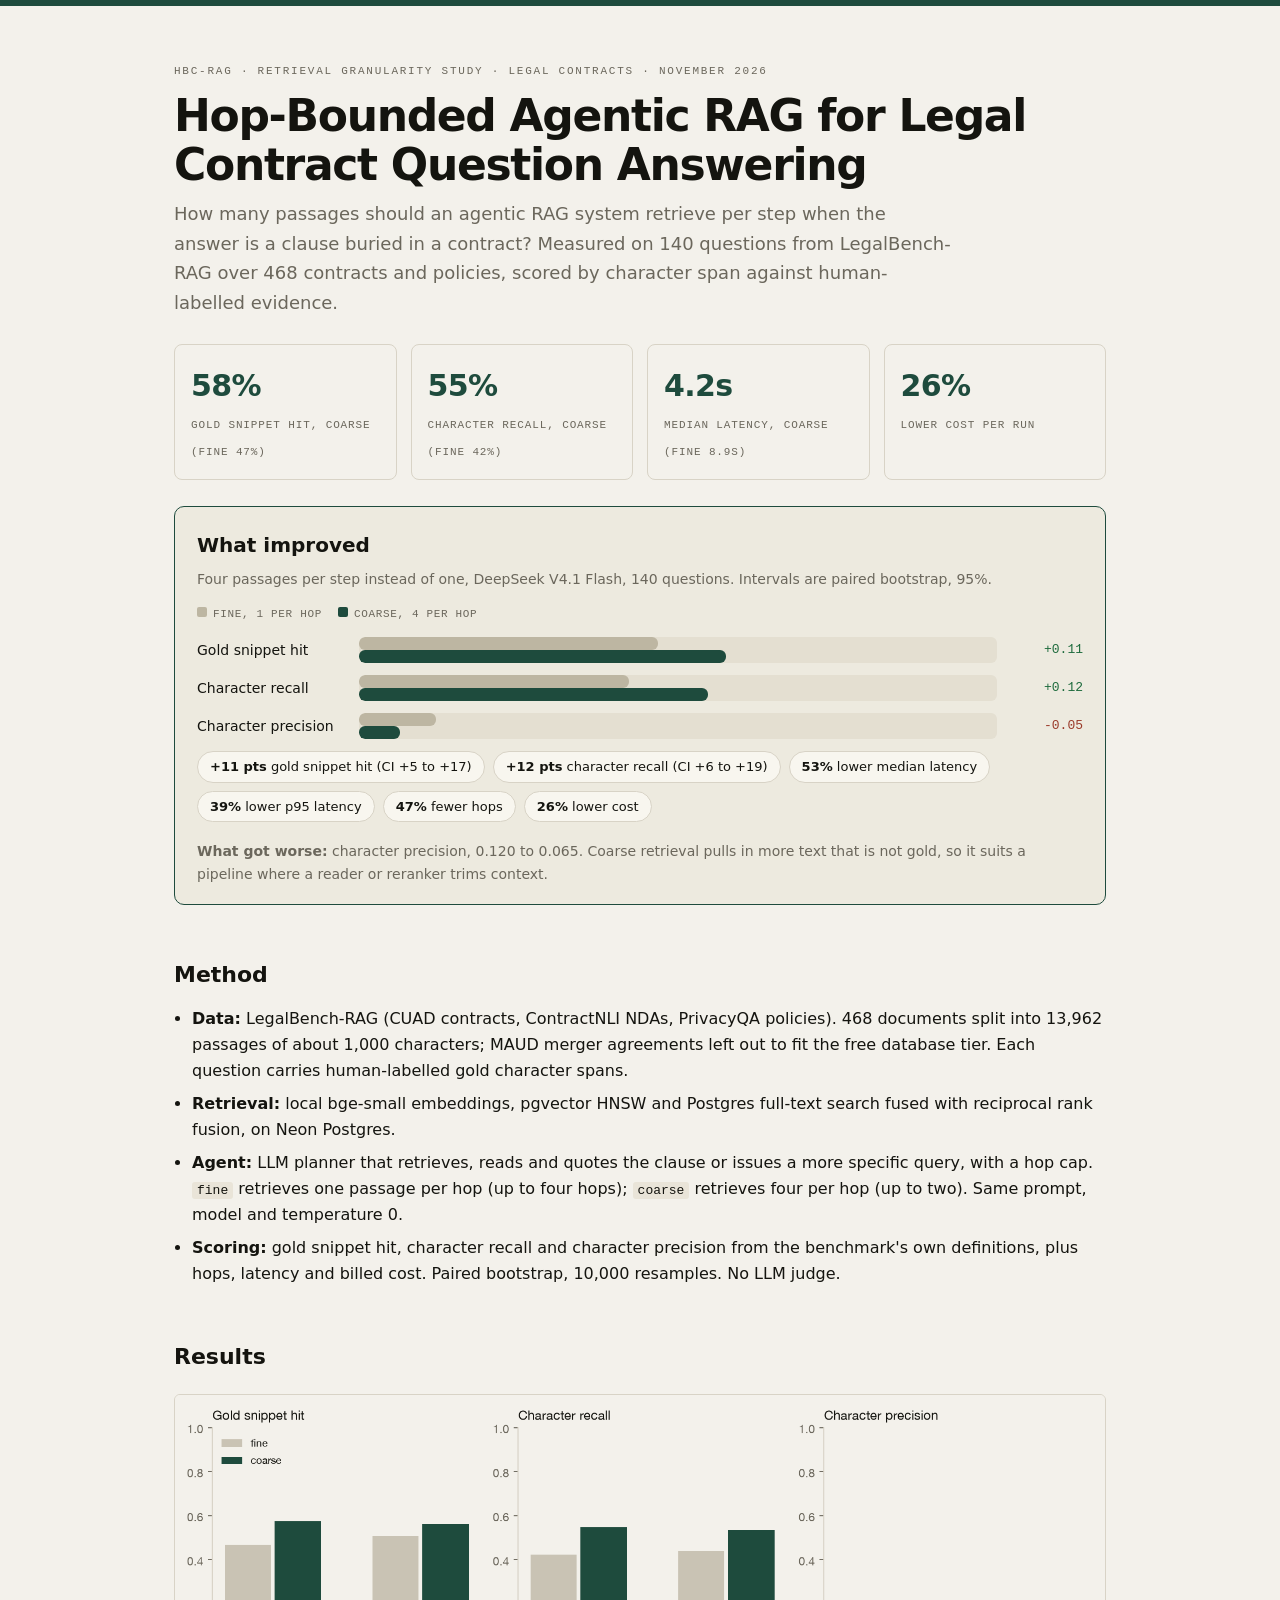
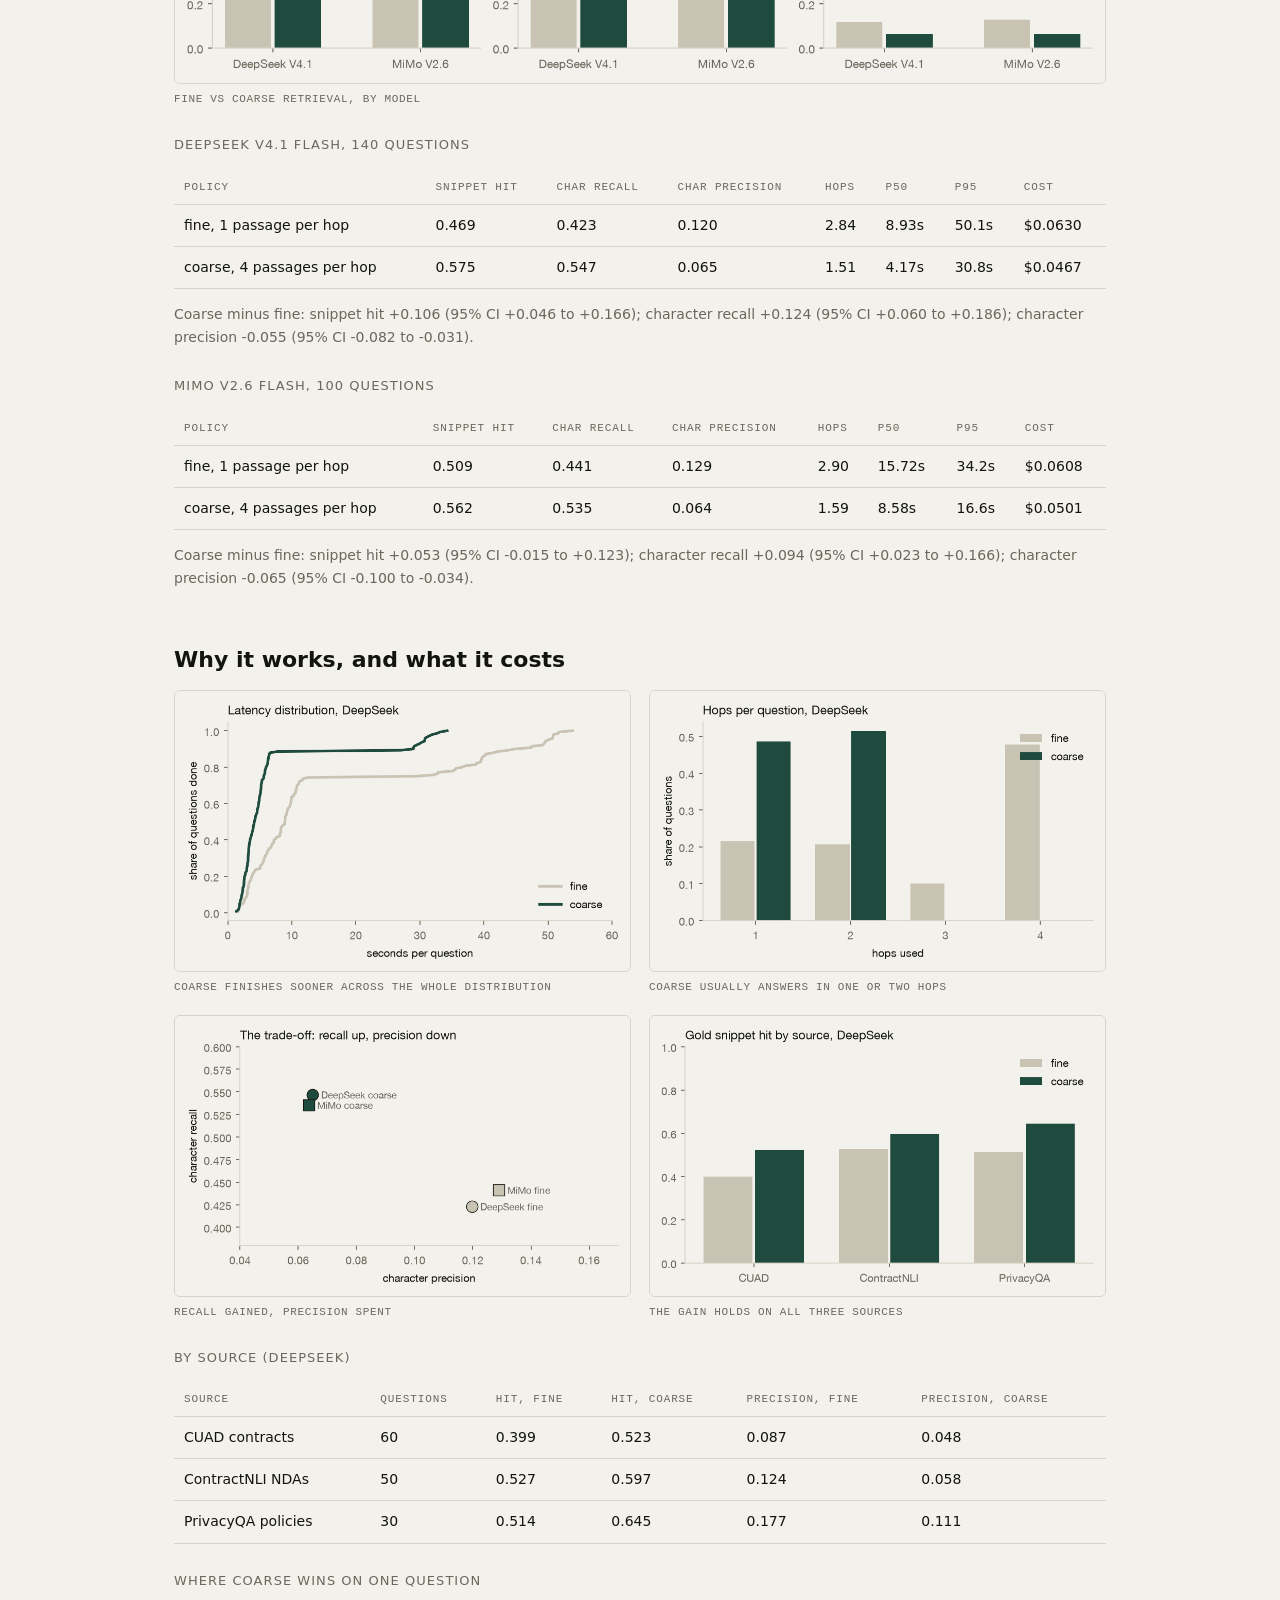
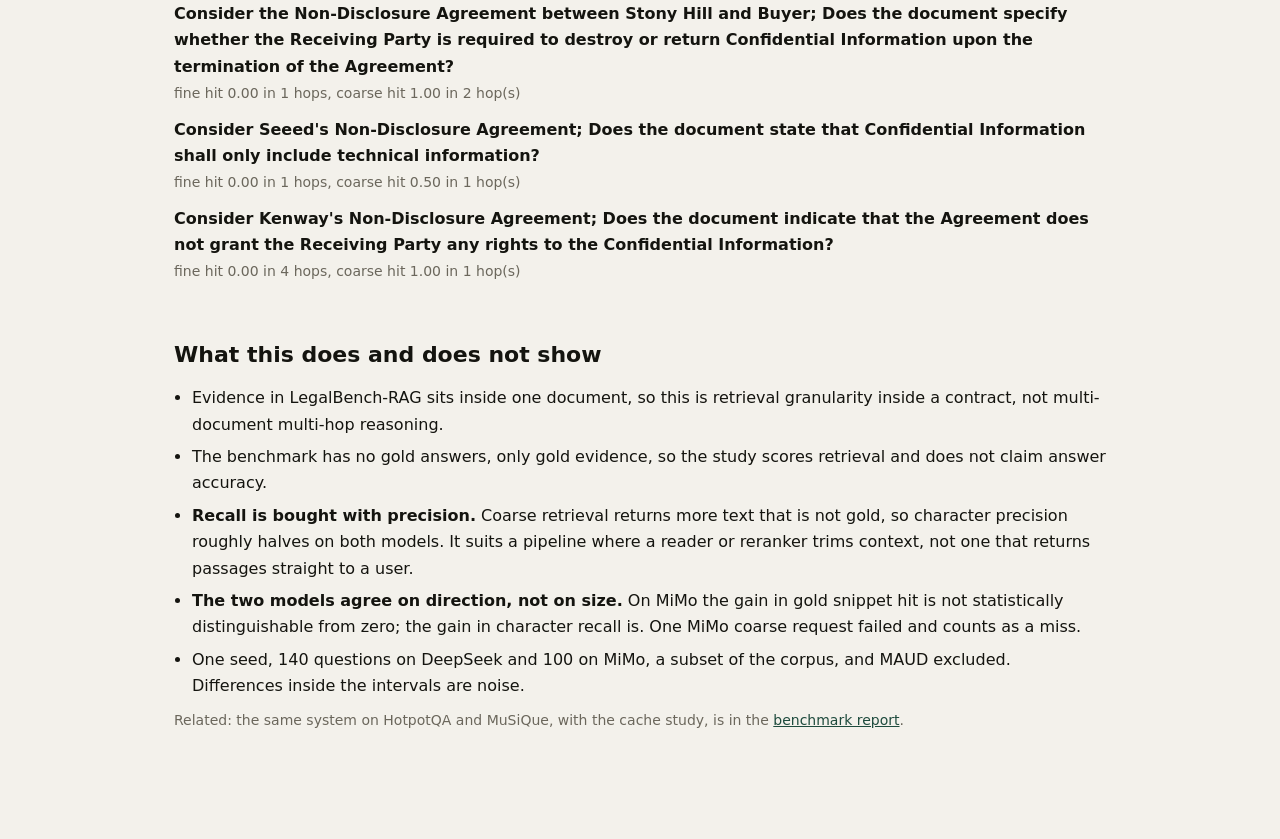
<file: reports/hbc-rag/index.html>
<!doctype html><html lang="en"><head><meta charset="utf-8"><meta name="viewport" content="width=device-width, initial-scale=1">
<title>Hop-Bounded Agentic RAG for Legal Contract Question Answering</title><style>:root{--paper:#f3f1eb;--ink:#14140f;--muted:#6b675c;--rule:#d8d3c6;--accent:#1e4b3d}
*{box-sizing:border-box}body{margin:0;background:var(--paper);color:var(--ink);font-family:-apple-system,BlinkMacSystemFont,"Helvetica Neue",system-ui,sans-serif;font-size:16px;line-height:1.65}
.bar{height:6px;background:var(--accent)}main{max-width:980px;margin:0 auto;padding:56px 24px 96px}
.eyebrow{font-family:ui-monospace,Menlo,monospace;font-size:11px;letter-spacing:.16em;text-transform:uppercase;color:var(--muted);margin:0 0 12px}
h1{font-size:44px;letter-spacing:-.03em;margin:0 0 10px;font-weight:600;line-height:1.1}h2{font-size:22px;margin:52px 0 12px;font-weight:600}
h3{font-size:13px;margin:26px 0 8px;color:var(--muted);text-transform:uppercase;letter-spacing:.08em;font-weight:500}
p{margin:10px 0}.lede{font-size:18px;color:var(--muted);max-width:68ch}.note{color:var(--muted);font-size:14px}
.stats{display:grid;grid-template-columns:repeat(auto-fit,minmax(190px,1fr));gap:14px;margin:26px 0}
.stat{border:1px solid var(--rule);border-radius:8px;padding:16px}.stat b{display:block;font-size:30px;letter-spacing:-.02em;color:var(--accent)}
.stat span{font-family:ui-monospace,Menlo,monospace;font-size:11px;letter-spacing:.08em;text-transform:uppercase;color:var(--muted)}
table{width:100%;border-collapse:collapse;margin:14px 0;font-size:14px}th{text-align:left;font-weight:500;color:var(--muted);border-bottom:1px solid var(--rule);padding:8px 10px;font-family:ui-monospace,Menlo,monospace;font-size:11px;letter-spacing:.08em;text-transform:uppercase}
td{border-bottom:1px solid var(--rule);padding:9px 10px;font-variant-numeric:tabular-nums}
figure{margin:18px 0 26px}img{max-width:100%;border:1px solid var(--rule);border-radius:6px;display:block}
figcaption{font-family:ui-monospace,Menlo,monospace;font-size:11px;color:var(--muted);margin-top:6px;letter-spacing:.06em;text-transform:uppercase}
ul{margin:10px 0 10px 18px;padding:0}li{margin:6px 0}code{font-family:ui-monospace,Menlo,monospace;font-size:13px;background:#e9e4d8;padding:1px 5px;border-radius:3px}
a{color:var(--accent)}.rule{height:1px;background:var(--rule);margin:40px 0}
@media(max-width:640px){h1{font-size:32px}main{padding:36px 16px 64px}table{font-size:12px}}
.reveal{opacity:0;transform:translateY(18px);transition:opacity .7s ease,transform .7s ease}.reveal.in{opacity:1;transform:none}
.grid2{display:grid;grid-template-columns:1fr 1fr;gap:18px}.grid2 figure{margin:0}
.imp{border:1px solid var(--accent);border-radius:10px;padding:22px 22px 8px;background:#edeadf;margin:24px 0}
.imp h2{margin:0 0 6px;font-size:20px}.imp .sub{color:var(--muted);font-size:14px;margin:0 0 14px}
.bars{display:grid;gap:12px;margin:14px 0 6px}.brow{display:grid;grid-template-columns:150px 1fr 74px;gap:12px;align-items:center;font-size:14px}
.btrack{position:relative;height:26px;background:#e4dfd1;border-radius:6px;overflow:hidden}
.bfill{position:absolute;left:0;top:0;height:100%;width:0;border-radius:6px;transition:width 1.2s cubic-bezier(.2,.7,.2,1)}
.bfill.fine{background:#bdb6a2;height:50%}.bfill.coarse{background:var(--accent);top:50%;height:50%}
.delta{font-family:ui-monospace,Menlo,monospace;font-size:13px;text-align:right}.up{color:#1e6b3d}.down{color:#9a3a2a}
.legend{display:flex;gap:16px;font-family:ui-monospace,Menlo,monospace;font-size:11px;color:var(--muted);margin:2px 0 8px;letter-spacing:.06em;text-transform:uppercase}
.legend i{display:inline-block;width:10px;height:10px;border-radius:2px;margin-right:6px}
.chips{display:flex;flex-wrap:wrap;gap:8px;margin:12px 0 18px}.chip{border:1px solid var(--rule);border-radius:999px;padding:4px 12px;font-size:13px;background:#f8f6ef}
.stat{transition:transform .25s ease,box-shadow .25s ease}.stat:hover{transform:translateY(-3px);box-shadow:0 8px 20px rgba(20,20,15,.08)}
img{transition:transform .3s ease}figure:hover img{transform:scale(1.01)}
@media(max-width:700px){.grid2{grid-template-columns:1fr}.brow{grid-template-columns:110px 1fr 64px}}
@media(prefers-reduced-motion:reduce){.reveal{opacity:1;transform:none;transition:none}.bfill{transition:none}.stat,img{transition:none}}</style></head><body><div class="bar"></div><main>
<p class="eyebrow">HBC-RAG · retrieval granularity study · legal contracts · November 2026</p>
<h1>Hop-Bounded Agentic RAG for Legal Contract Question Answering</h1>
<p class="lede">How many passages should an agentic RAG system retrieve per step when the answer is a clause buried in a contract? Measured on 140 questions from LegalBench-RAG over 468 contracts and policies, scored by character span against human-labelled evidence.</p>
<div class='stats'><div class='stat reveal'><b data-count='58' data-suffix='%'>0</b><span>gold snippet hit, coarse (fine 47%)</span></div><div class='stat reveal'><b data-count='55' data-suffix='%'>0</b><span>character recall, coarse (fine 42%)</span></div><div class='stat reveal'><b data-count='4.2' data-suffix='s' data-dec='1'>0</b><span>median latency, coarse (fine 8.9s)</span></div><div class='stat reveal'><b data-count='26' data-suffix='%'>0</b><span>lower cost per run</span></div></div>
<section class="imp reveal"><h2>What improved</h2>
<p class="sub">Four passages per step instead of one, DeepSeek V4.1 Flash, 140 questions. Intervals are paired bootstrap, 95%.</p>
<div class='legend'><span><i style='background:#bdb6a2'></i>fine, 1 per hop</span><span><i style='background:#1e4b3d'></i>coarse, 4 per hop</span></div><div class='bars'><div class='brow'><span>Gold snippet hit</span><div class='btrack'><div class='bfill fine' data-w='46.9'></div><div class='bfill coarse' data-w='57.5'></div></div><span class='delta up'>+0.11</span></div><div class='brow'><span>Character recall</span><div class='btrack'><div class='bfill fine' data-w='42.3'></div><div class='bfill coarse' data-w='54.7'></div></div><span class='delta up'>+0.12</span></div><div class='brow'><span>Character precision</span><div class='btrack'><div class='bfill fine' data-w='12.0'></div><div class='bfill coarse' data-w='6.5'></div></div><span class='delta down'>-0.05</span></div></div>
<div class="chips"><span class="chip"><b>+11 pts</b> gold snippet hit (CI +5 to +17)</span>
<span class="chip"><b>+12 pts</b> character recall (CI +6 to +19)</span>
<span class="chip"><b>53%</b> lower median latency</span><span class="chip"><b>39%</b> lower p95 latency</span>
<span class="chip"><b>47%</b> fewer hops</span><span class="chip"><b>26%</b> lower cost</span></div>
<p class="note"><b>What got worse:</b> character precision, 0.120 to 0.065. Coarse retrieval pulls in more text that is not gold, so it suits a pipeline where a reader or reranker trims context.</p></section>
<h2 class="reveal">Method</h2><ul class="reveal">
<li><b>Data:</b> LegalBench-RAG (CUAD contracts, ContractNLI NDAs, PrivacyQA policies). 468 documents split into 13,962 passages of about 1,000 characters; MAUD merger agreements left out to fit the free database tier. Each question carries human-labelled gold character spans.</li>
<li><b>Retrieval:</b> local bge-small embeddings, pgvector HNSW and Postgres full-text search fused with reciprocal rank fusion, on Neon Postgres.</li>
<li><b>Agent:</b> LLM planner that retrieves, reads and quotes the clause or issues a more specific query, with a hop cap. <code>fine</code> retrieves one passage per hop (up to four hops); <code>coarse</code> retrieves four per hop (up to two). Same prompt, model and temperature 0.</li>
<li><b>Scoring:</b> gold snippet hit, character recall and character precision from the benchmark's own definitions, plus hops, latency and billed cost. Paired bootstrap, 10,000 resamples. No LLM judge.</li></ul>
<h2 class="reveal">Results</h2>
<figure class="reveal"><img src="figures/legal-retrieval.png" alt="Retrieval quality by policy and model"><figcaption>Fine vs coarse retrieval, by model</figcaption></figure>
<div class="reveal"><h3>DeepSeek V4.1 Flash, 140 questions</h3><table><tr><th>policy</th><th>snippet hit</th><th>char recall</th><th>char precision</th><th>hops</th><th>p50</th><th>p95</th><th>cost</th></tr><tr><td>fine, 1 passage per hop</td><td>0.469</td><td>0.423</td><td>0.120</td><td>2.84</td><td>8.93s</td><td>50.1s</td><td>$0.0630</td></tr><tr><td>coarse, 4 passages per hop</td><td>0.575</td><td>0.547</td><td>0.065</td><td>1.51</td><td>4.17s</td><td>30.8s</td><td>$0.0467</td></tr></table><p class='note'>Coarse minus fine: snippet hit +0.106 (95% CI +0.046 to +0.166); character recall +0.124 (95% CI +0.060 to +0.186); character precision -0.055 (95% CI -0.082 to -0.031).</p><h3>MiMo V2.6 Flash, 100 questions</h3><table><tr><th>policy</th><th>snippet hit</th><th>char recall</th><th>char precision</th><th>hops</th><th>p50</th><th>p95</th><th>cost</th></tr><tr><td>fine, 1 passage per hop</td><td>0.509</td><td>0.441</td><td>0.129</td><td>2.90</td><td>15.72s</td><td>34.2s</td><td>$0.0608</td></tr><tr><td>coarse, 4 passages per hop</td><td>0.562</td><td>0.535</td><td>0.064</td><td>1.59</td><td>8.58s</td><td>16.6s</td><td>$0.0501</td></tr></table><p class='note'>Coarse minus fine: snippet hit +0.053 (95% CI -0.015 to +0.123); character recall +0.094 (95% CI +0.023 to +0.166); character precision -0.065 (95% CI -0.100 to -0.034).</p></div>
<h2 class="reveal">Why it works, and what it costs</h2>
<div class="grid2 reveal">
<figure><img src="figures/legal-latency.png" alt="Latency distribution"><figcaption>Coarse finishes sooner across the whole distribution</figcaption></figure>
<figure><img src="figures/legal-hops.png" alt="Hops distribution"><figcaption>Coarse usually answers in one or two hops</figcaption></figure>
<figure><img src="figures/legal-tradeoff.png" alt="Recall precision trade-off"><figcaption>Recall gained, precision spent</figcaption></figure>
<figure><img src="figures/legal-sources.png" alt="Hit by source"><figcaption>The gain holds on all three sources</figcaption></figure></div>
<h3>By source (DeepSeek)</h3><table><tr><th>source</th><th>questions</th><th>hit, fine</th><th>hit, coarse</th><th>precision, fine</th><th>precision, coarse</th></tr><tr><td>CUAD contracts</td><td>60</td><td>0.399</td><td>0.523</td><td>0.087</td><td>0.048</td></tr><tr><td>ContractNLI NDAs</td><td>50</td><td>0.527</td><td>0.597</td><td>0.124</td><td>0.058</td></tr><tr><td>PrivacyQA policies</td><td>30</td><td>0.514</td><td>0.645</td><td>0.177</td><td>0.111</td></tr></table>
<h3>Where coarse wins on one question</h3><p><b>Consider the Non-Disclosure Agreement between Stony Hill and Buyer; Does the document specify whether the Receiving Party is required to destroy or return Confidential Information upon the termination of the Agreement?</b><br><span class='note'>fine hit 0.00 in 1 hops, coarse hit 1.00 in 2 hop(s)</span></p><p><b>Consider Seeed&#x27;s Non-Disclosure Agreement; Does the document state that Confidential Information shall only include technical information?</b><br><span class='note'>fine hit 0.00 in 1 hops, coarse hit 0.50 in 1 hop(s)</span></p><p><b>Consider Kenway&#x27;s Non-Disclosure Agreement; Does the document indicate that the Agreement does not grant the Receiving Party any rights to the Confidential Information?</b><br><span class='note'>fine hit 0.00 in 4 hops, coarse hit 1.00 in 1 hop(s)</span></p>
<h2 class="reveal">What this does and does not show</h2><ul class="reveal">
<li>Evidence in LegalBench-RAG sits inside one document, so this is retrieval granularity inside a contract, not multi-document multi-hop reasoning.</li>
<li>The benchmark has no gold answers, only gold evidence, so the study scores retrieval and does not claim answer accuracy.</li>
<li><b>Recall is bought with precision.</b> Coarse retrieval returns more text that is not gold, so character precision roughly halves on both models. It suits a pipeline where a reader or reranker trims context, not one that returns passages straight to a user.</li>
<li><b>The two models agree on direction, not on size.</b> On MiMo the gain in gold snippet hit is not statistically distinguishable from zero; the gain in character recall is. One MiMo coarse request failed and counts as a miss.</li>
<li>One seed, 140 questions on DeepSeek and 100 on MiMo, a subset of the corpus, and MAUD excluded. Differences inside the intervals are noise.</li></ul>
<p class="note">Related: the same system on HotpotQA and MuSiQue, with the cache study, is in the <a href="report.html">benchmark report</a>.</p>
</main>
<script>
(function(){
  var reduce=window.matchMedia&&matchMedia("(prefers-reduced-motion: reduce)").matches;
  function count(el){var to=parseFloat(el.dataset.count),dec=parseInt(el.dataset.dec||0),suf=el.dataset.suffix||"";
    if(reduce){el.textContent=to.toFixed(dec)+suf;return}
    var t0=null;function step(t){if(!t0)t0=t;var p=Math.min((t-t0)/1100,1),e=1-Math.pow(1-p,3);
      el.textContent=(to*e).toFixed(dec)+suf;if(p<1)requestAnimationFrame(step)}requestAnimationFrame(step)}
  function fillBars(root){root.querySelectorAll(".bfill").forEach(function(b){b.style.width=b.dataset.w+"%"})}
  var io="IntersectionObserver" in window?new IntersectionObserver(function(es){es.forEach(function(e){
    if(!e.isIntersecting)return;var el=e.target;el.classList.add("in");
    el.querySelectorAll("[data-count]").forEach(count);if(el.dataset.count)count(el);fillBars(el);io.unobserve(el)})},{threshold:.15}):null;
  document.querySelectorAll(".reveal").forEach(function(el){if(io)io.observe(el);else{el.classList.add("in");
    el.querySelectorAll("[data-count]").forEach(count);fillBars(el)}});
})();
</script></body></html>
</file>
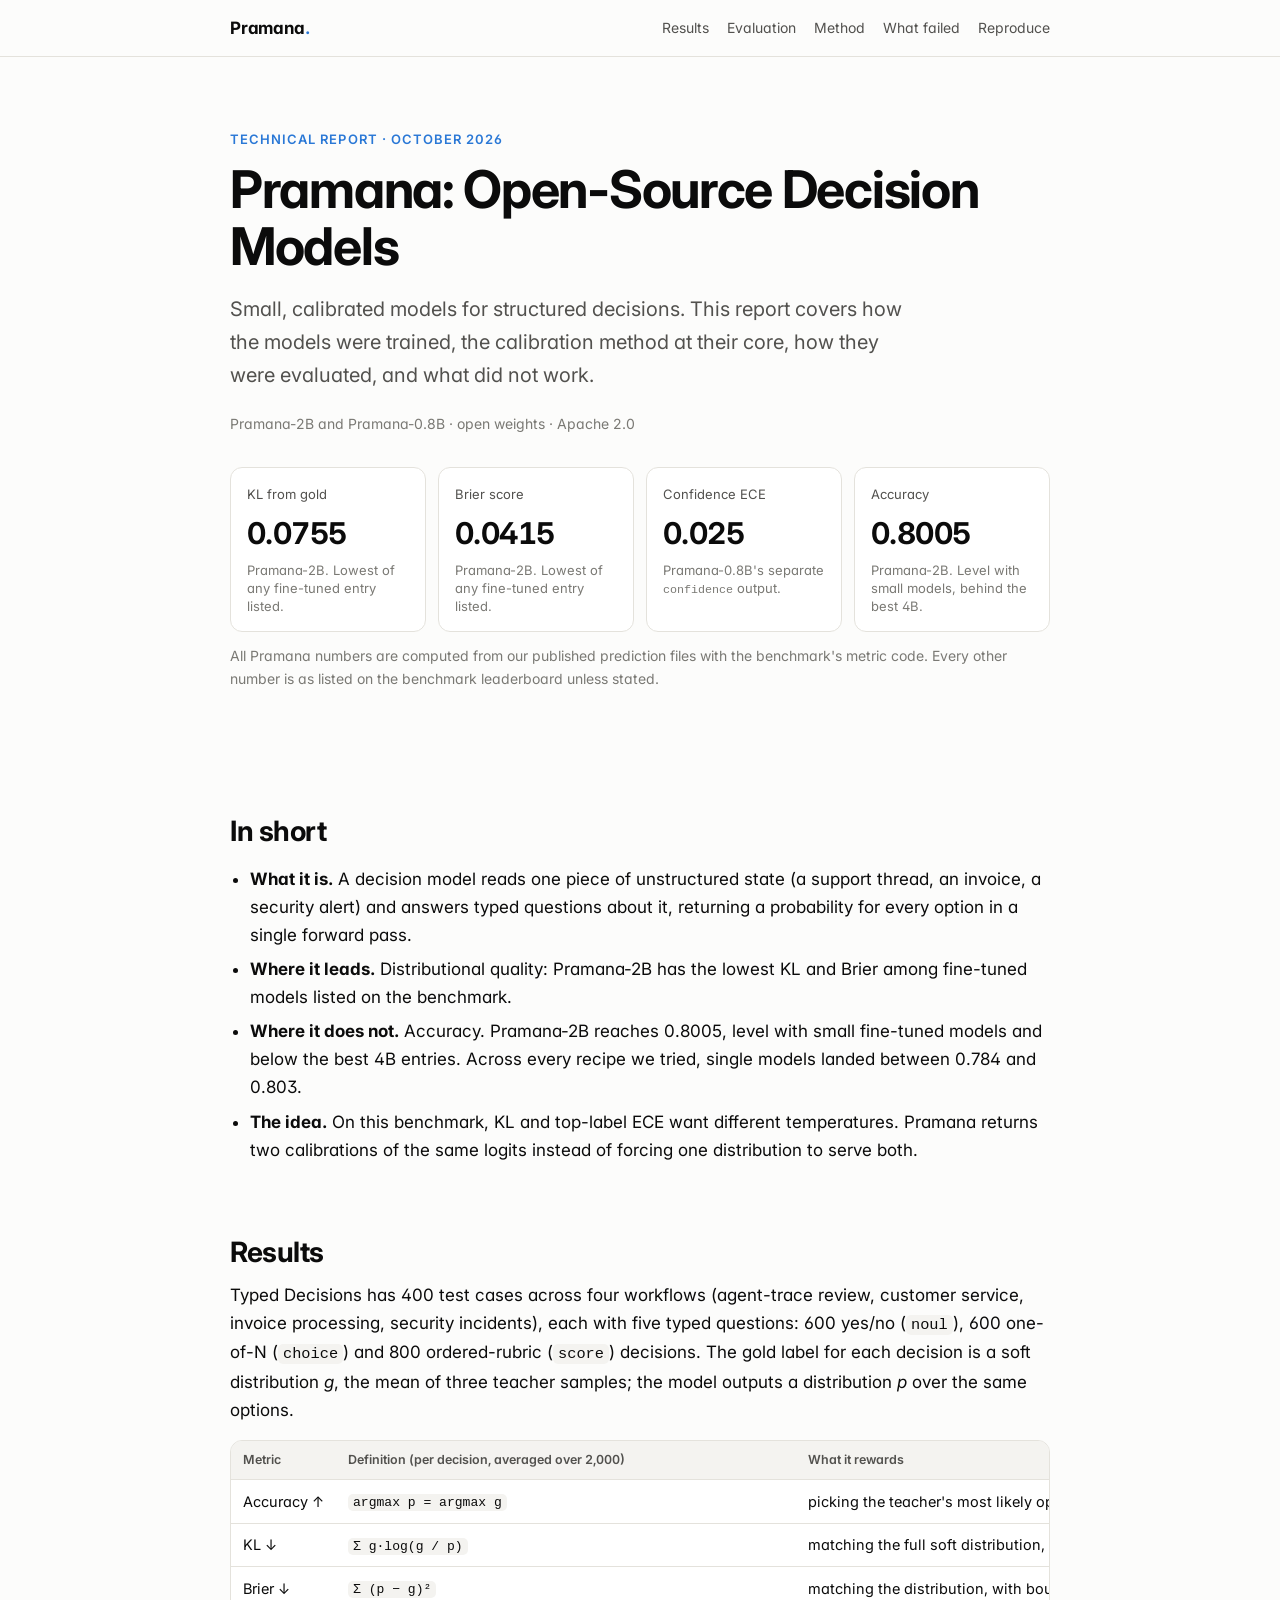
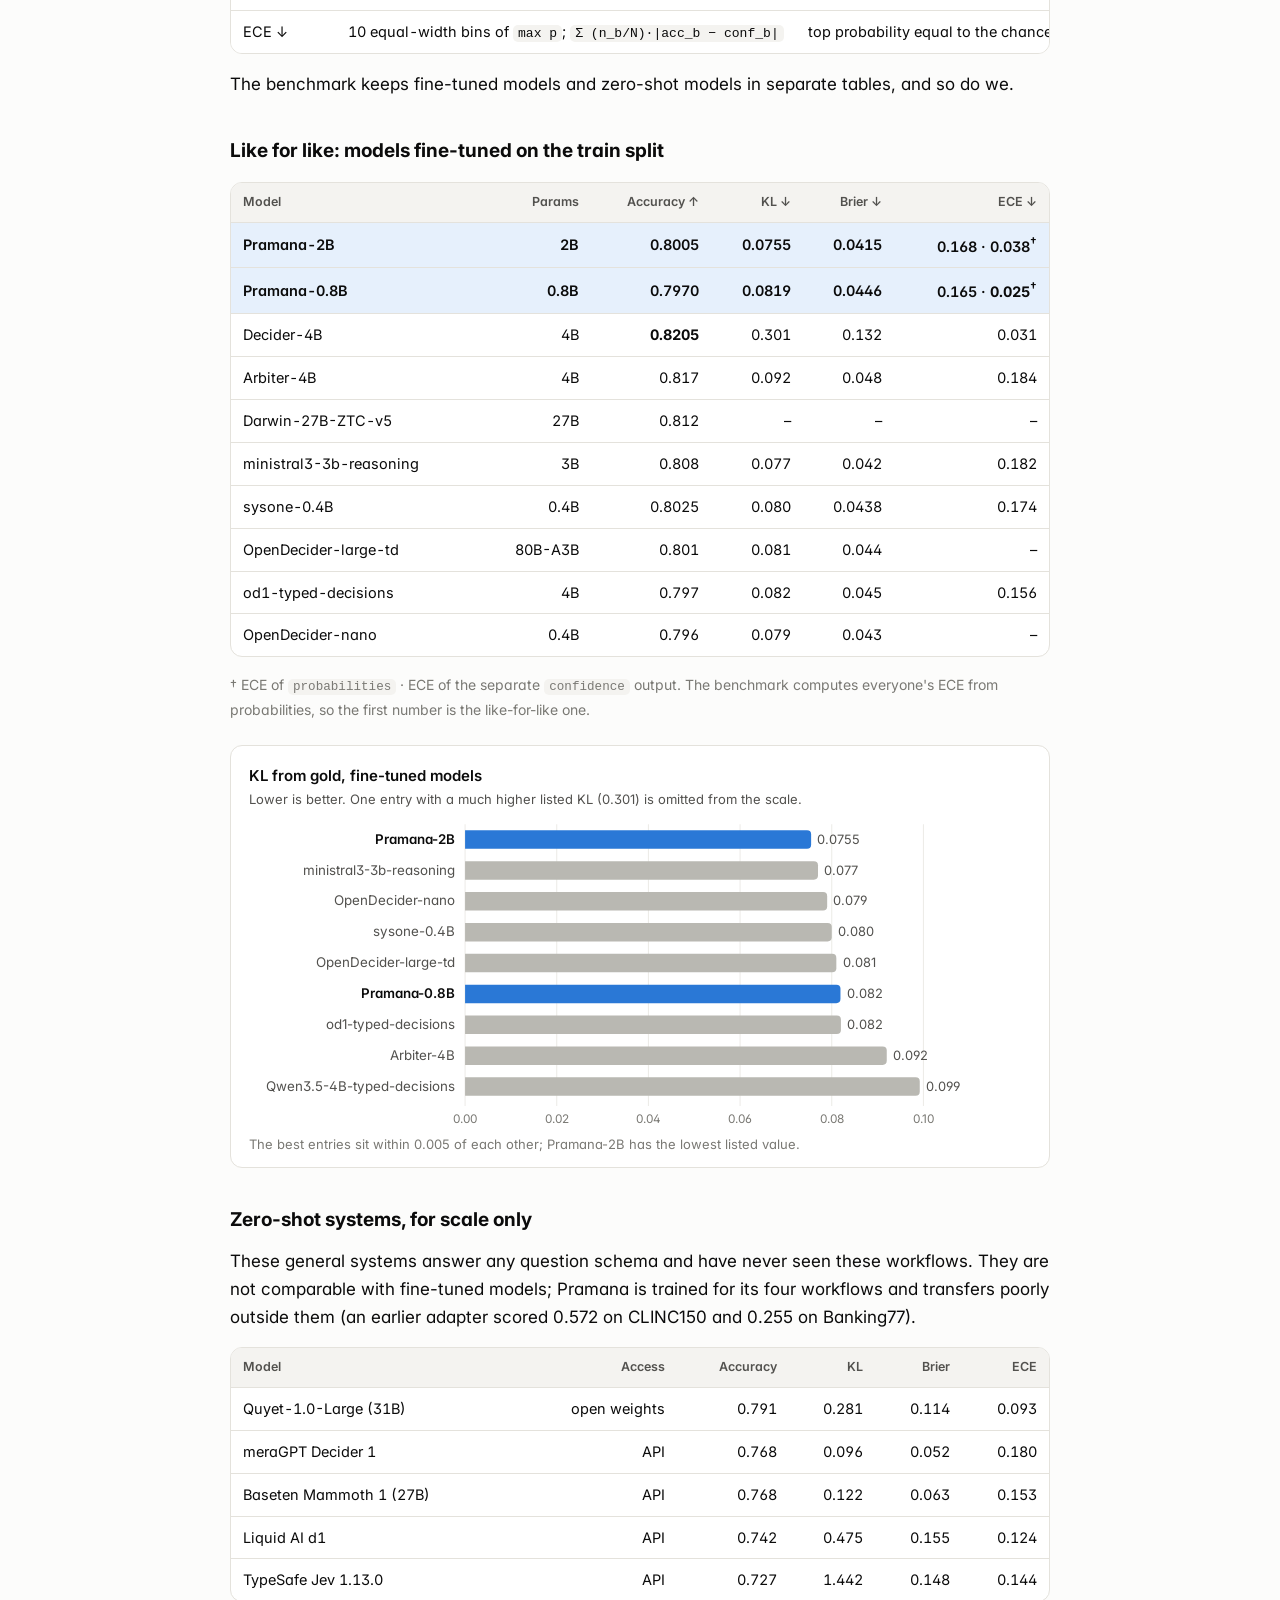
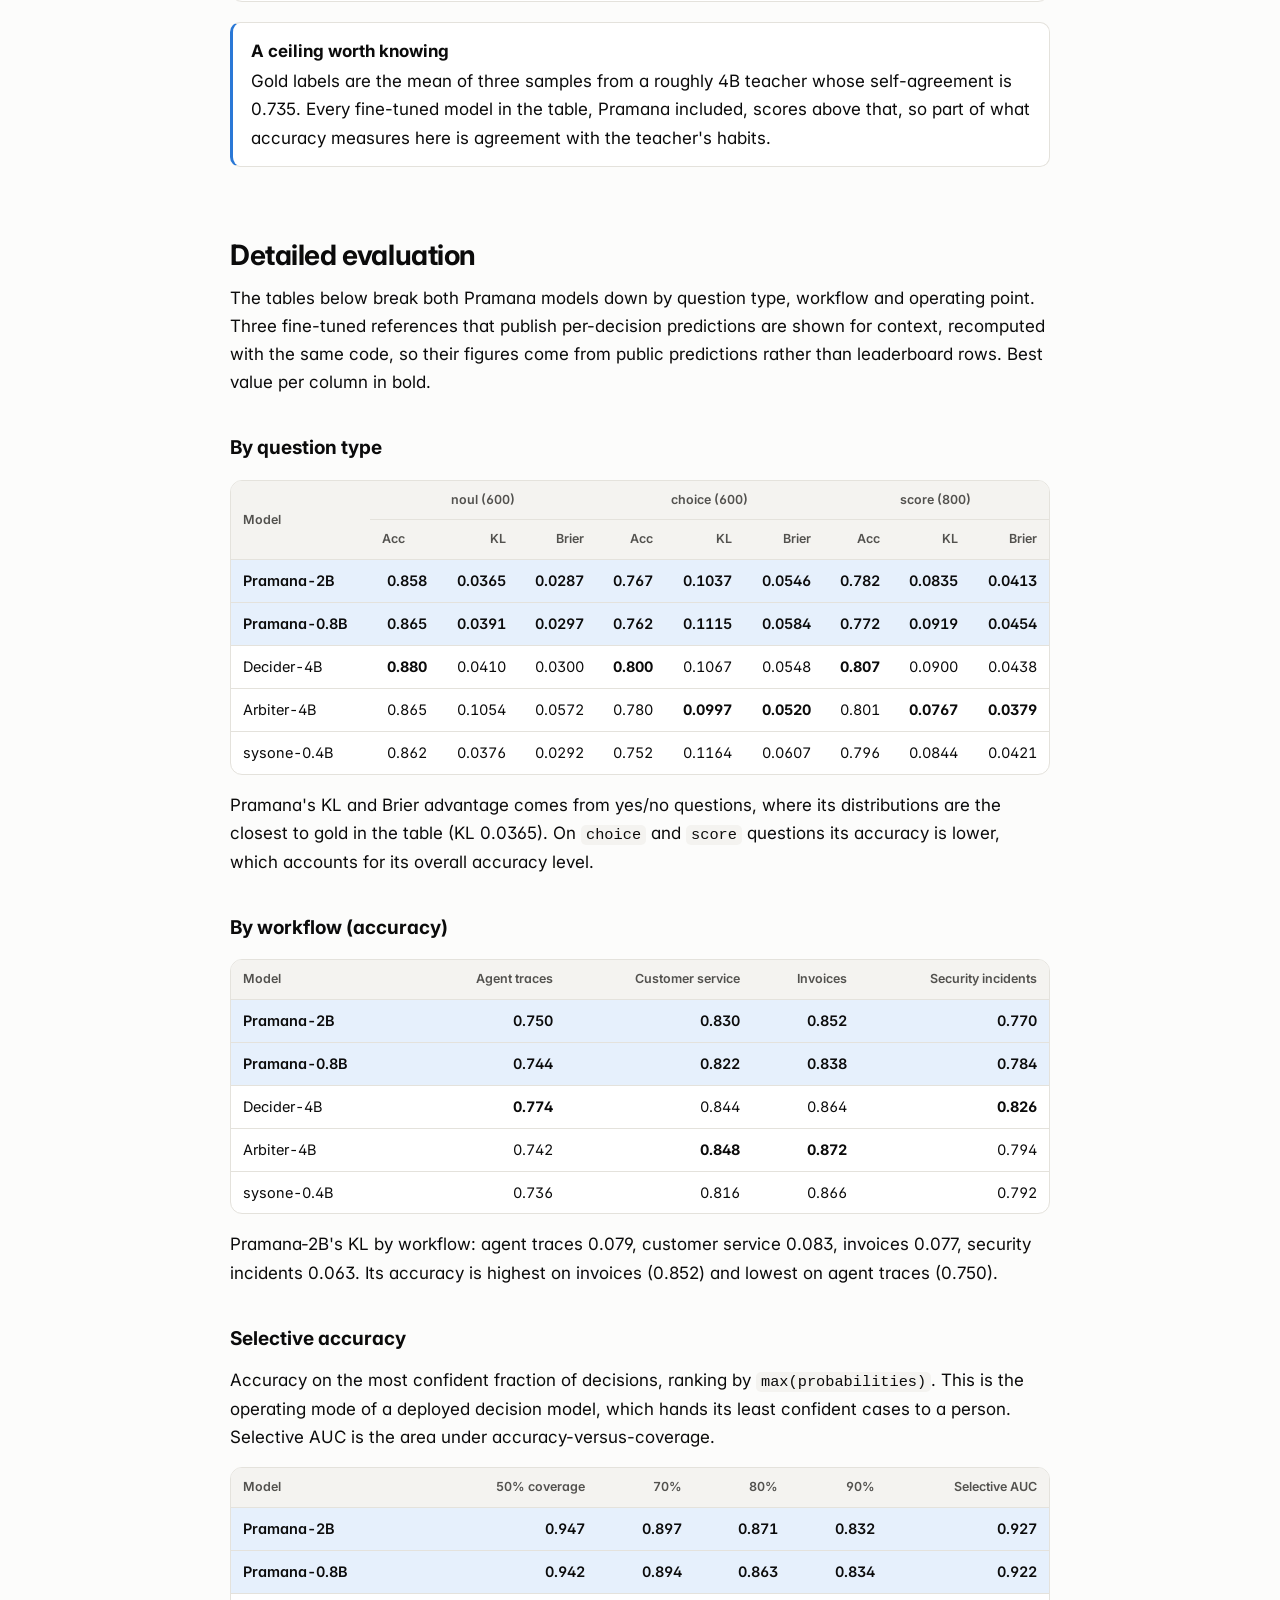
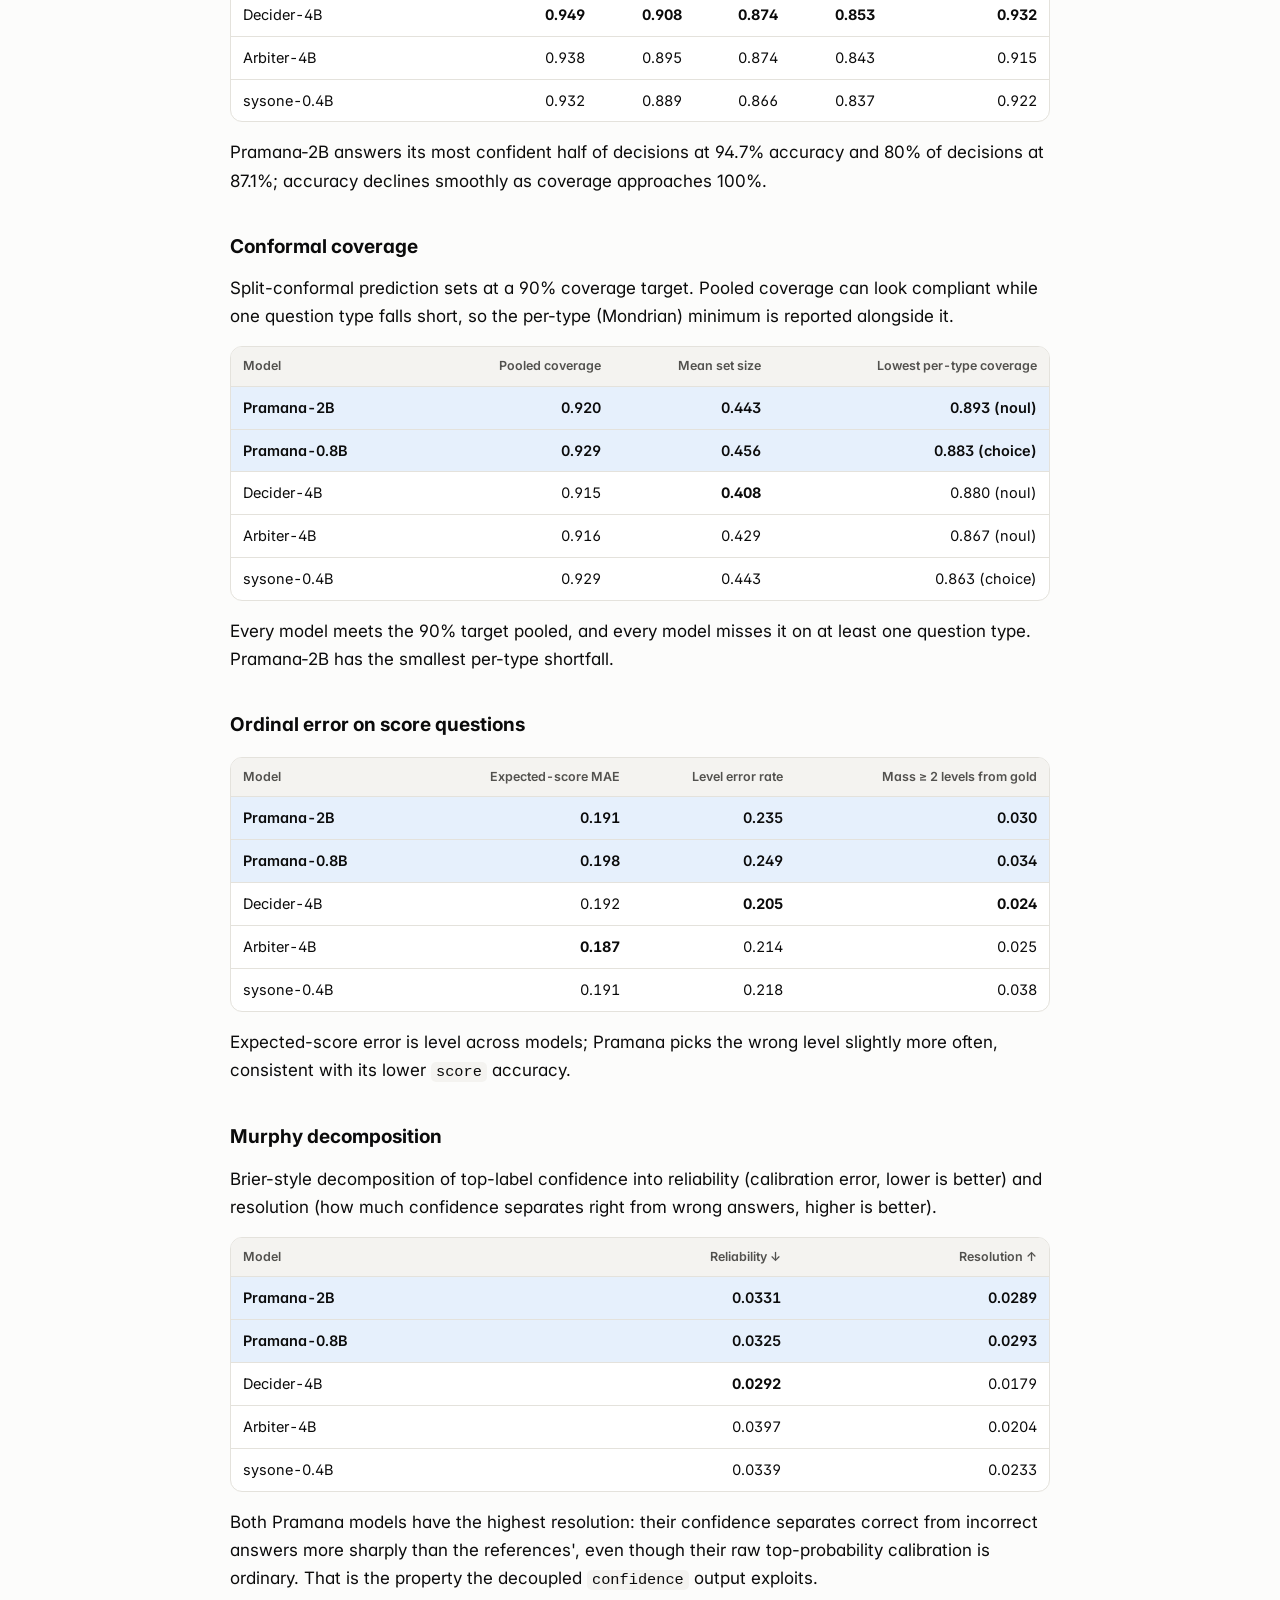
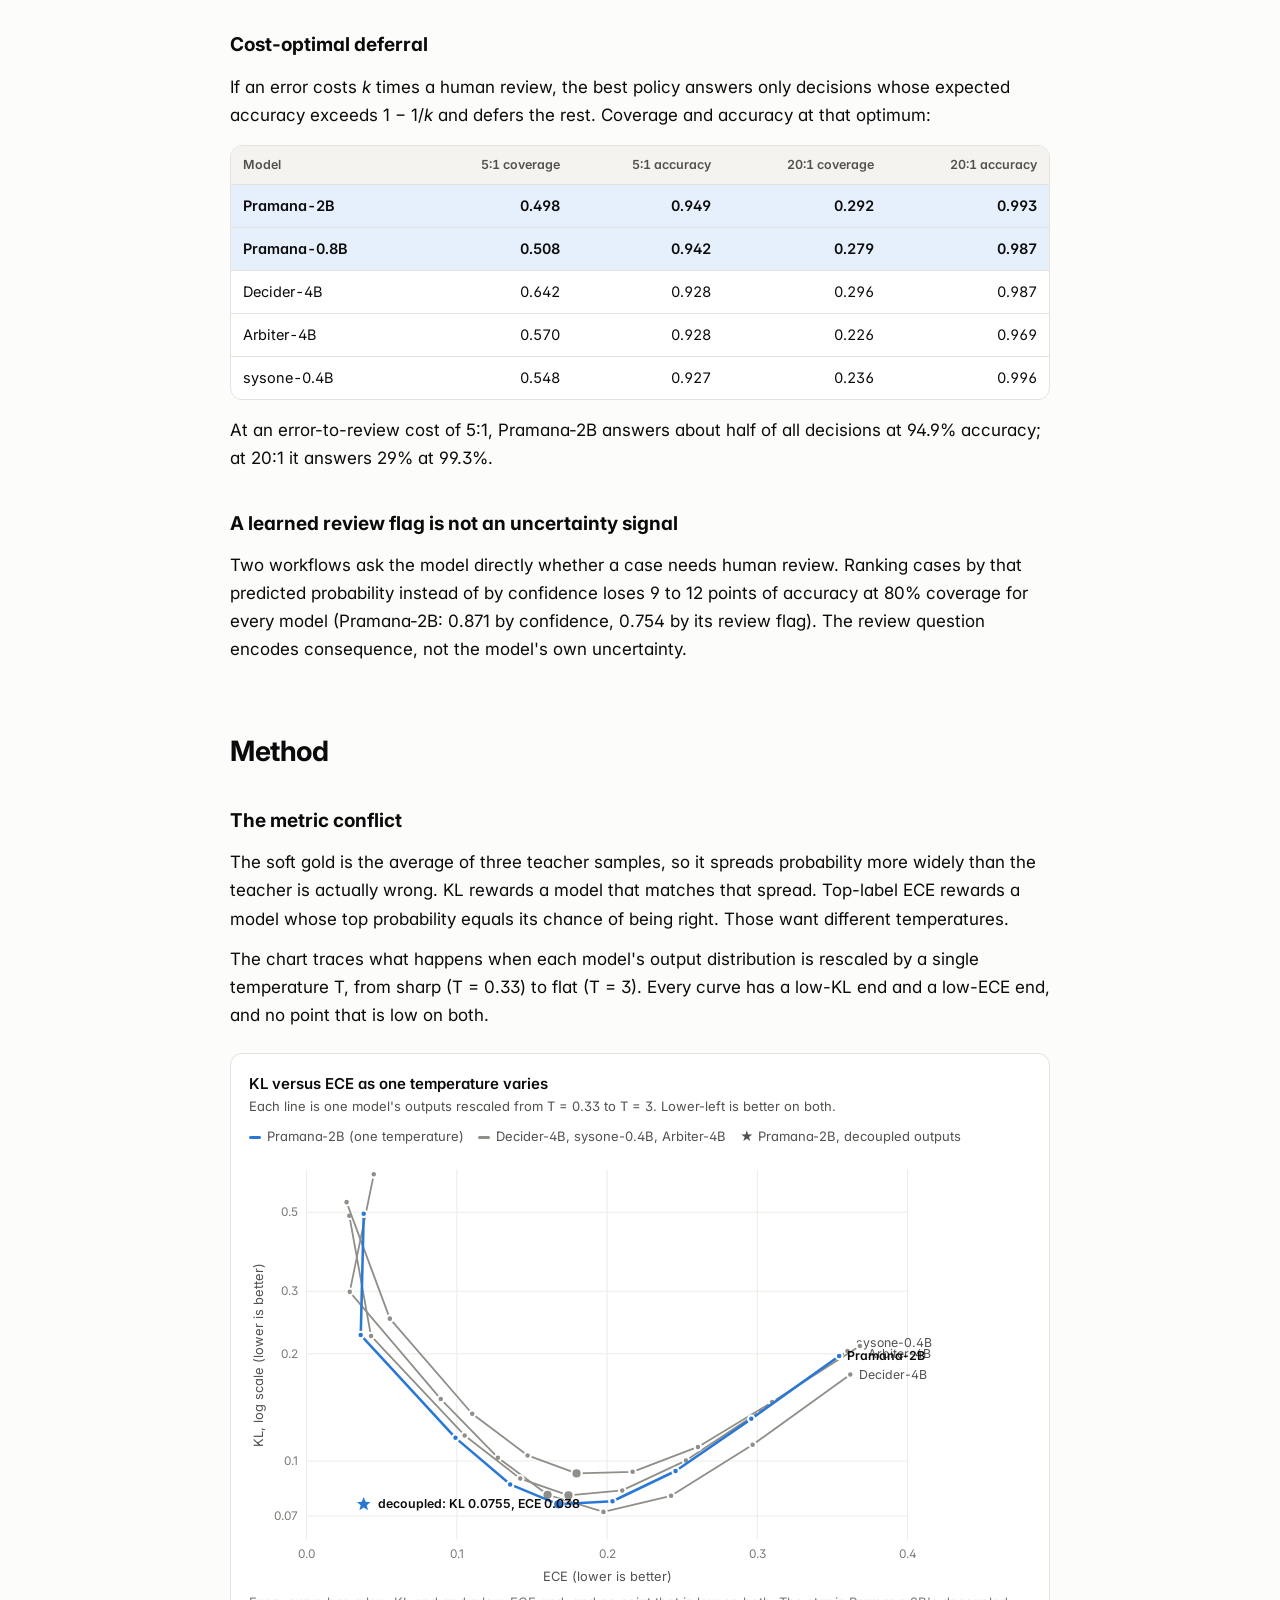
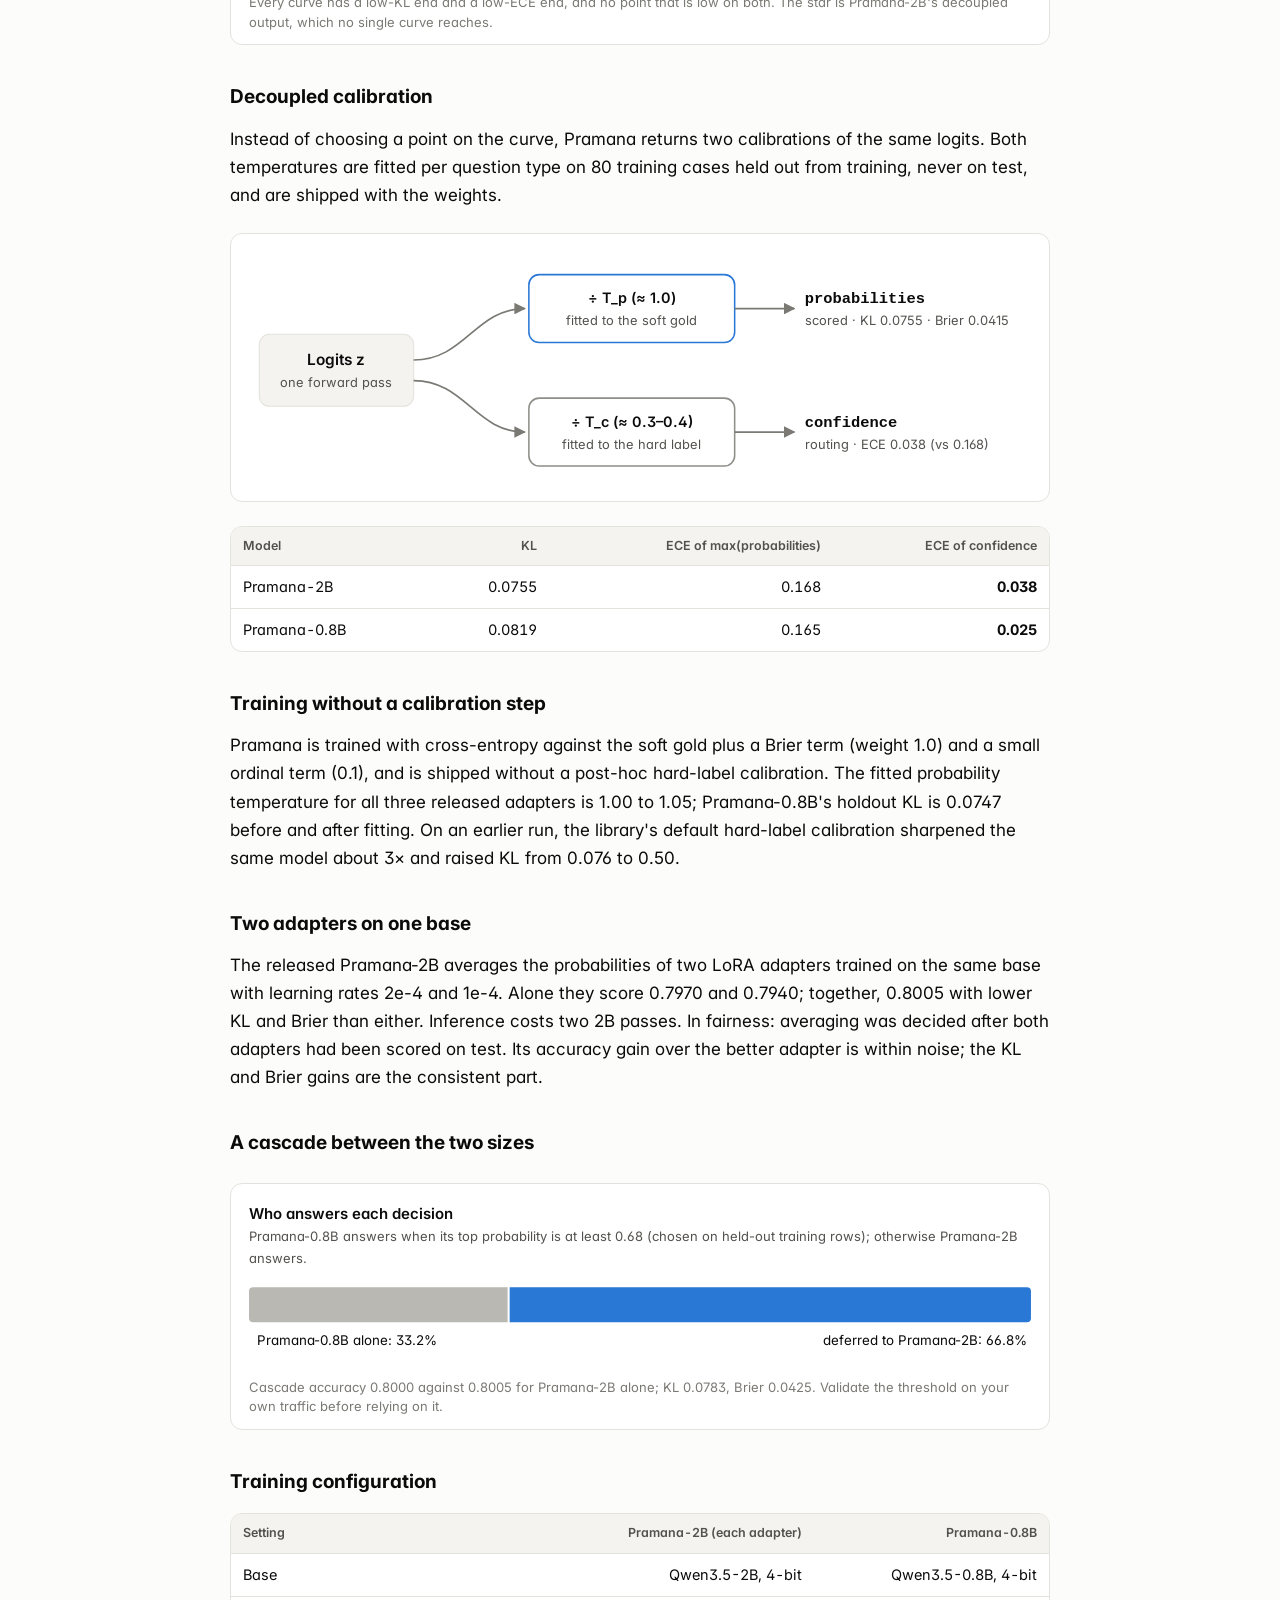
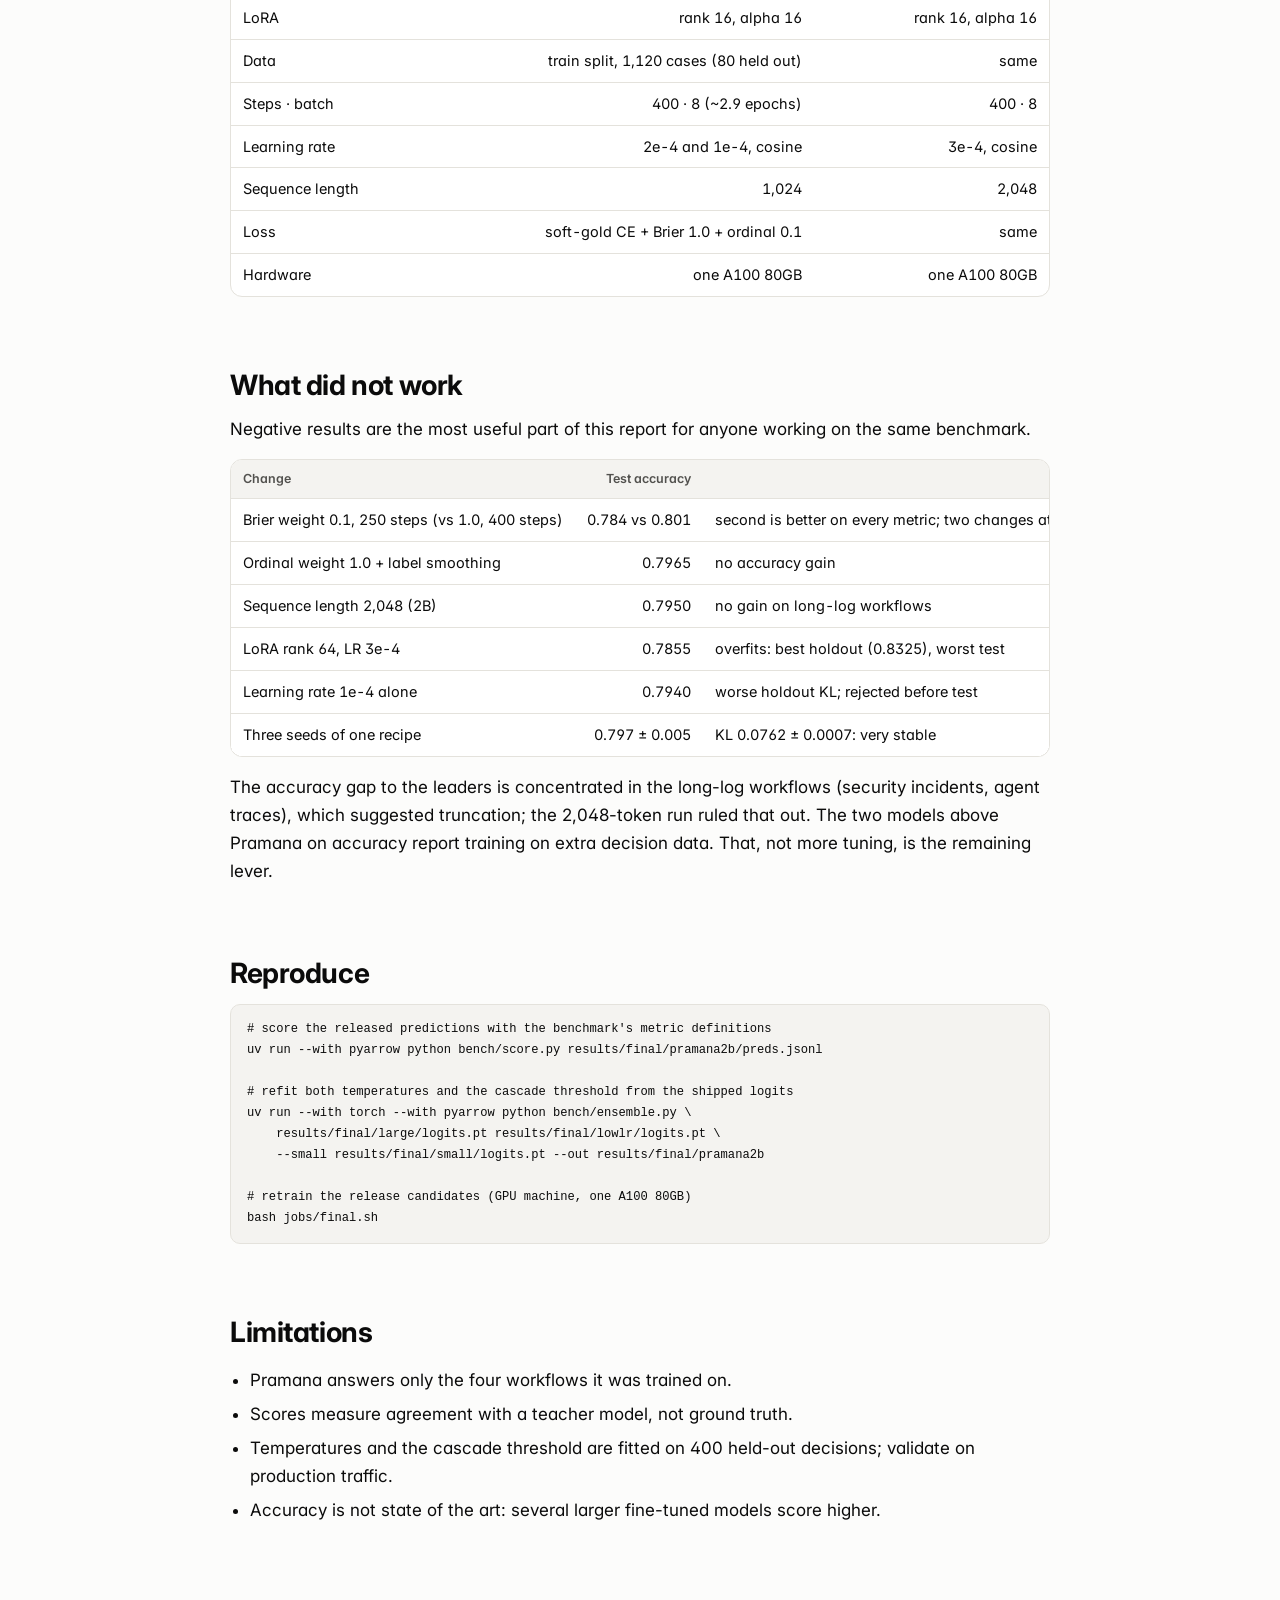
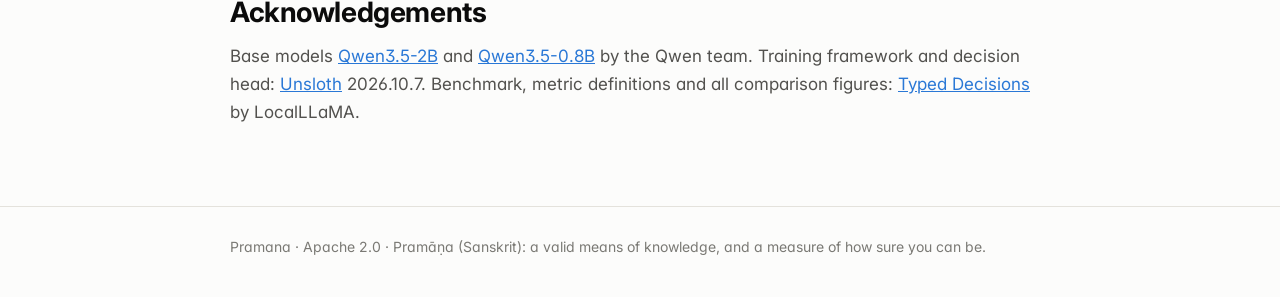
<file: reports/pramana/index.html>
<!doctype html>
<html lang="en">
<head>
<meta charset="utf-8">
<meta name="viewport" content="width=device-width, initial-scale=1">
<title>Pramana: Open-Source Decision Models</title>
<link rel="preconnect" href="https://fonts.googleapis.com">
<link rel="preconnect" href="https://fonts.gstatic.com" crossorigin>
<link href="https://fonts.googleapis.com/css2?family=Inter:wght@400;500;600;700&display=swap" rel="stylesheet">
<meta name="description" content="Pramana-2B and Pramana-0.8B: small decision models that return calibrated probabilities and a separate confidence signal. Method, evaluation and ablations.">
<style>
:root {
  color-scheme: light;
  --bg: #fcfcfb;
  --surface: #ffffff;
  --surface-2: #f4f3f0;
  --border: #e4e2dc;
  --text: #0b0b0b;
  --text-2: #52514e;
  --text-3: #7a7974;
  --accent: #2a78d6;
  --accent-soft: #e6f0fc;
  --context: #b9b8b2;
  --context-strong: #8f8e88;
  --good: #0ca30c;
  --critical: #d03b3b;
  --grid: #ecebe7;
  --code-bg: #f4f3f0;
}
* { box-sizing: border-box; }
html { -webkit-text-size-adjust: 100%; }
body {
  margin: 0;
  background: var(--bg);
  color: var(--text);
  font: 17px/1.65 Inter, -apple-system, BlinkMacSystemFont, "Segoe UI", Roboto, "Helvetica Neue", Arial, sans-serif;
  font-feature-settings: "cv11", "ss01";
}
.wrap { max-width: 860px; margin: 0 auto; padding: 0 20px; }
header.top {
  border-bottom: 1px solid var(--border);
  position: sticky; top: 0; z-index: 10;
  background: color-mix(in srgb, var(--bg) 88%, transparent);
  backdrop-filter: blur(8px);
}
header.top .wrap { display: flex; align-items: center; justify-content: space-between; height: 56px; gap: 16px; }
.brand { font-weight: 700; letter-spacing: -0.01em; color: var(--text); text-decoration: none; }
.brand span { color: var(--accent); }
nav.toc { display: flex; gap: 18px; font-size: 14px; overflow-x: auto; white-space: nowrap; }
nav.toc a { color: var(--text-2); text-decoration: none; }
nav.toc a:hover { color: var(--text); }
.hero { padding: 72px 0 40px; }
.eyebrow { font-size: 13px; font-weight: 600; letter-spacing: 0.08em; text-transform: uppercase; color: var(--accent); }
h1 { font-size: clamp(34px, 6vw, 52px); line-height: 1.08; letter-spacing: -0.025em; margin: 12px 0 18px; }
.lede { font-size: 20px; color: var(--text-2); max-width: 680px; margin: 0; }
.meta { margin-top: 20px; font-size: 14px; color: var(--text-3); }
h2 { font-size: 28px; letter-spacing: -0.015em; margin: 72px 0 12px; line-height: 1.2; }
h3 { font-size: 19px; margin: 36px 0 8px; }
p { margin: 12px 0; }
a { color: var(--accent); }
.muted { color: var(--text-2); }
.small { font-size: 14px; color: var(--text-3); }
hr { border: 0; border-top: 1px solid var(--border); margin: 64px 0 0; }

.tiles { display: grid; grid-template-columns: repeat(4, 1fr); gap: 12px; margin: 32px 0 8px; }
.tile { background: var(--surface); border: 1px solid var(--border); border-radius: 12px; padding: 16px; }
.tile .k { font-size: 13px; color: var(--text-2); }
.tile .v { font-size: 30px; font-weight: 700; letter-spacing: -0.02em; font-variant-numeric: tabular-nums; margin: 4px 0 2px; }
.tile .s { font-size: 13px; color: var(--text-3); line-height: 1.4; }

.callout {
  border: 1px solid var(--border); border-left: 3px solid var(--accent);
  background: var(--surface); border-radius: 10px; padding: 14px 18px; margin: 20px 0;
}
.callout.warn { border-left-color: var(--critical); }
.callout strong { display: block; margin-bottom: 2px; }

.table-wrap { overflow-x: auto; margin: 16px 0; border: 1px solid var(--border); border-radius: 12px; background: var(--surface); }
table { border-collapse: collapse; width: 100%; font-size: 14.5px; font-variant-numeric: tabular-nums; }
th, td { text-align: right; padding: 9px 12px; border-bottom: 1px solid var(--border); white-space: nowrap; }
th:first-child, td:first-child { text-align: left; }
thead th { font-size: 12.5px; font-weight: 600; color: var(--text-2); background: var(--surface-2); text-transform: none; }
tbody tr:last-child td { border-bottom: 0; }
tr.ours td { background: var(--accent-soft); font-weight: 600; }
td.best { font-weight: 700; }
td.sig { color: var(--text); font-weight: 700; }

.timeline { list-style: none; padding: 0; margin: 20px 0; position: relative; }
.timeline::before { content: ""; position: absolute; left: 7px; top: 6px; bottom: 6px; width: 2px; background: var(--border); }
.timeline li { position: relative; padding-left: 32px; margin: 0 0 22px; }
.timeline li::before {
  content: ""; position: absolute; left: 0; top: 7px; width: 16px; height: 16px; border-radius: 50%;
  background: var(--surface); border: 2px solid var(--context-strong);
}
.timeline li.key::before { border-color: var(--accent); background: var(--accent); }
.timeline .when { font-size: 13px; color: var(--text-3); font-variant-numeric: tabular-nums; }
.timeline .what { font-weight: 600; }

pre { background: var(--code-bg); border: 1px solid var(--border); border-radius: 10px; padding: 14px 16px; overflow-x: auto; font-size: 13.5px; line-height: 1.55; }
code { font-family: ui-monospace, SFMono-Regular, Menlo, Consolas, monospace; font-size: 0.9em; }
p code, li code, td code { background: var(--code-bg); padding: 1px 5px; border-radius: 5px; }

figure { margin: 24px 0; background: var(--surface); border: 1px solid var(--border); border-radius: 12px; padding: 18px 18px 12px; }
figure .ftitle { font-weight: 600; font-size: 15px; }
figure .fsub { font-size: 13px; color: var(--text-2); margin-bottom: 8px; }
figcaption { font-size: 13px; color: var(--text-3); margin-top: 6px; line-height: 1.5; }
.chart { position: relative; width: 100%; }
.chart svg { display: block; width: 100%; height: auto; overflow: visible; }
.legend { display: flex; flex-wrap: wrap; gap: 14px; font-size: 13px; color: var(--text-2); margin: 4px 0 8px; }
.legend i { display: inline-block; width: 12px; height: 3px; border-radius: 2px; vertical-align: middle; margin-right: 6px; }
.legend i.dot { width: 10px; height: 10px; border-radius: 50%; }
.tip {
  position: absolute; pointer-events: none; z-index: 5; opacity: 0; transition: opacity .08s;
  background: var(--surface); color: var(--text); border: 1px solid var(--border);
  border-radius: 8px; padding: 7px 10px; font-size: 12.5px; line-height: 1.45;
  box-shadow: 0 4px 16px rgba(0,0,0,.12); white-space: nowrap; font-variant-numeric: tabular-nums;
}
.tip b { font-weight: 600; }

.diagram svg { width: 100%; height: auto; display: block; }
.grid2 { display: grid; grid-template-columns: 1fr 1fr; gap: 14px; }
.card { background: var(--surface); border: 1px solid var(--border); border-radius: 12px; padding: 16px 18px; }
.card h4 { margin: 0 0 6px; font-size: 15px; }
.card p { margin: 0; font-size: 14.5px; color: var(--text-2); }

ul.clean { padding-left: 20px; }
ul.clean li { margin: 6px 0; }
footer { border-top: 1px solid var(--border); margin-top: 80px; padding: 28px 0 48px; font-size: 14px; color: var(--text-3); }

@media (max-width: 720px) {
  body { font-size: 16px; }
  .wrap { padding: 0 16px; }
  nav.toc { display: none; }
  .tiles { grid-template-columns: repeat(2, 1fr); }
  .grid2 { grid-template-columns: 1fr; }
  .hero { padding-top: 44px; }
  h2 { margin-top: 56px; }
}
</style>
</head>
<body>

<header class="top">
  <div class="wrap">
    <a class="brand" href="#">Pramana<span>.</span></a>
    <nav class="toc">
      <a href="#results">Results</a>
      <a href="#evaluation">Evaluation</a>
      <a href="#method">Method</a>
      <a href="#ablations">What failed</a>
      <a href="#reproduce">Reproduce</a>
    </nav>
  </div>
</header>

<main class="wrap">

<section class="hero">
  <div class="eyebrow">Technical report · October 2026</div>
  <h1>Pramana: Open-Source Decision Models</h1>
  <p class="lede">Small, calibrated models for structured decisions. This report covers how the models were trained, the calibration method at their core, how they were evaluated, and what did not work.</p>
  <p class="meta">Pramana-2B and Pramana-0.8B · open weights · Apache 2.0</p>

  <div class="tiles">
    <div class="tile"><div class="k">KL from gold</div><div class="v">0.0755</div><div class="s">Pramana-2B. Lowest of any fine-tuned entry listed.</div></div>
    <div class="tile"><div class="k">Brier score</div><div class="v">0.0415</div><div class="s">Pramana-2B. Lowest of any fine-tuned entry listed.</div></div>
    <div class="tile"><div class="k">Confidence ECE</div><div class="v">0.025</div><div class="s">Pramana-0.8B's separate <code>confidence</code> output.</div></div>
    <div class="tile"><div class="k">Accuracy</div><div class="v">0.8005</div><div class="s">Pramana-2B. Level with small models, behind the best 4B.</div></div>
  </div>
  <p class="small">All Pramana numbers are computed from our published prediction files with the benchmark's metric code. Every other number is as listed on the benchmark leaderboard unless stated.</p>
</section>

<h2>In short</h2>
<ul class="clean">
  <li><strong>What it is.</strong> A decision model reads one piece of unstructured state (a support thread, an invoice, a security alert) and answers typed questions about it, returning a probability for every option in a single forward pass.</li>
  <li><strong>Where it leads.</strong> Distributional quality: Pramana-2B has the lowest KL and Brier among fine-tuned models listed on the benchmark.</li>
  <li><strong>Where it does not.</strong> Accuracy. Pramana-2B reaches 0.8005, level with small fine-tuned models and below the best 4B entries. Across every recipe we tried, single models landed between 0.784 and 0.803.</li>
  <li><strong>The idea.</strong> On this benchmark, KL and top-label ECE want different temperatures. Pramana returns two calibrations of the same logits instead of forcing one distribution to serve both.</li>
</ul>

<h2 id="results">Results</h2>
<p>Typed Decisions has 400 test cases across four workflows (agent-trace review, customer service, invoice processing, security incidents), each with five typed questions: 600 yes/no (<code>noul</code>), 600 one-of-N (<code>choice</code>) and 800 ordered-rubric (<code>score</code>) decisions. The gold label for each decision is a soft distribution <i>g</i>, the mean of three teacher samples; the model outputs a distribution <i>p</i> over the same options.</p>

<div class="table-wrap">
<table class="defs">
  <thead><tr><th>Metric</th><th style="text-align:left">Definition (per decision, averaged over 2,000)</th><th style="text-align:left">What it rewards</th></tr></thead>
  <tbody>
    <tr><td>Accuracy ↑</td><td style="text-align:left"><code>argmax p = argmax g</code></td><td style="text-align:left">picking the teacher's most likely option</td></tr>
    <tr><td>KL ↓</td><td style="text-align:left"><code>Σ g·log(g / p)</code></td><td style="text-align:left">matching the full soft distribution, heavily punishing near-zero <i>p</i> where <i>g</i> has mass</td></tr>
    <tr><td>Brier ↓</td><td style="text-align:left"><code>Σ (p − g)²</code></td><td style="text-align:left">matching the distribution, with bounded penalties</td></tr>
    <tr><td>ECE ↓</td><td style="text-align:left">10 equal-width bins of <code>max p</code>; <code>Σ (n_b/N)·|acc_b − conf_b|</code></td><td style="text-align:left">top probability equal to the chance of being right</td></tr>
  </tbody>
</table>
</div>
<p>The benchmark keeps fine-tuned models and zero-shot models in separate tables, and so do we.</p>

<h3>Like for like: models fine-tuned on the train split</h3>
<div class="table-wrap">
<table>
  <thead><tr><th>Model</th><th>Params</th><th>Accuracy ↑</th><th>KL ↓</th><th>Brier ↓</th><th>ECE ↓</th></tr></thead>
  <tbody>
    <tr class="ours"><td>Pramana-2B</td><td>2B</td><td>0.8005</td><td class="best">0.0755</td><td class="best">0.0415</td><td>0.168 · 0.038<sup>†</sup></td></tr>
    <tr class="ours"><td>Pramana-0.8B</td><td>0.8B</td><td>0.7970</td><td>0.0819</td><td>0.0446</td><td>0.165 · <b>0.025</b><sup>†</sup></td></tr>
    <tr><td>Decider-4B</td><td>4B</td><td class="best">0.8205</td><td>0.301</td><td>0.132</td><td>0.031</td></tr>
    <tr><td>Arbiter-4B</td><td>4B</td><td>0.817</td><td>0.092</td><td>0.048</td><td>0.184</td></tr>
    <tr><td>Darwin-27B-ZTC-v5</td><td>27B</td><td>0.812</td><td>–</td><td>–</td><td>–</td></tr>
    <tr><td>ministral3-3b-reasoning</td><td>3B</td><td>0.808</td><td>0.077</td><td>0.042</td><td>0.182</td></tr>
    <tr><td>sysone-0.4B</td><td>0.4B</td><td>0.8025</td><td>0.080</td><td>0.0438</td><td>0.174</td></tr>
    <tr><td>OpenDecider-large-td</td><td>80B-A3B</td><td>0.801</td><td>0.081</td><td>0.044</td><td>–</td></tr>
    <tr><td>od1-typed-decisions</td><td>4B</td><td>0.797</td><td>0.082</td><td>0.045</td><td>0.156</td></tr>
    <tr><td>OpenDecider-nano</td><td>0.4B</td><td>0.796</td><td>0.079</td><td>0.043</td><td>–</td></tr>
  </tbody>
</table>
</div>
<p class="small">† ECE of <code>probabilities</code> · ECE of the separate <code>confidence</code> output. The benchmark computes everyone's ECE from probabilities, so the first number is the like-for-like one.</p>

<figure>
  <div class="ftitle">KL from gold, fine-tuned models</div>
  <div class="fsub">Lower is better. One entry with a much higher listed KL (0.301) is omitted from the scale.</div>
  <div class="chart" id="klChart"></div>
  <figcaption>The best entries sit within 0.005 of each other; Pramana-2B has the lowest listed value.</figcaption>
</figure>

<h3>Zero-shot systems, for scale only</h3>
<p>These general systems answer any question schema and have never seen these workflows. They are not comparable with fine-tuned models; Pramana is trained for its four workflows and transfers poorly outside them (an earlier adapter scored 0.572 on CLINC150 and 0.255 on Banking77).</p>
<div class="table-wrap">
<table>
  <thead><tr><th>Model</th><th>Access</th><th>Accuracy</th><th>KL</th><th>Brier</th><th>ECE</th></tr></thead>
  <tbody>
    <tr><td>Quyet-1.0-Large (31B)</td><td>open weights</td><td>0.791</td><td>0.281</td><td>0.114</td><td>0.093</td></tr>
    <tr><td>meraGPT Decider 1</td><td>API</td><td>0.768</td><td>0.096</td><td>0.052</td><td>0.180</td></tr>
    <tr><td>Baseten Mammoth 1 (27B)</td><td>API</td><td>0.768</td><td>0.122</td><td>0.063</td><td>0.153</td></tr>
    <tr><td>Liquid AI d1</td><td>API</td><td>0.742</td><td>0.475</td><td>0.155</td><td>0.124</td></tr>
    <tr><td>TypeSafe Jev 1.13.0</td><td>API</td><td>0.727</td><td>1.442</td><td>0.148</td><td>0.144</td></tr>
  </tbody>
</table>
</div>

<div class="callout">
  <strong>A ceiling worth knowing</strong>
  Gold labels are the mean of three samples from a roughly 4B teacher whose self-agreement is 0.735. Every fine-tuned model in the table, Pramana included, scores above that, so part of what accuracy measures here is agreement with the teacher's habits.
</div>

<h2 id="evaluation">Detailed evaluation</h2>
<p>The tables below break both Pramana models down by question type, workflow and operating point. Three fine-tuned references that publish per-decision predictions are shown for context, recomputed with the same code, so their figures come from public predictions rather than leaderboard rows. Best value per column in bold.</p>

<h3>By question type</h3>
<div class="table-wrap">
<table>
  <thead>
    <tr><th rowspan="2">Model</th><th colspan="3" style="text-align:center">noul (600)</th><th colspan="3" style="text-align:center">choice (600)</th><th colspan="3" style="text-align:center">score (800)</th></tr>
    <tr><th>Acc</th><th>KL</th><th>Brier</th><th>Acc</th><th>KL</th><th>Brier</th><th>Acc</th><th>KL</th><th>Brier</th></tr>
  </thead>
  <tbody>
    <tr class="ours"><td>Pramana-2B</td><td>0.858</td><td class="best">0.0365</td><td class="best">0.0287</td><td>0.767</td><td>0.1037</td><td>0.0546</td><td>0.782</td><td>0.0835</td><td>0.0413</td></tr>
    <tr class="ours"><td>Pramana-0.8B</td><td>0.865</td><td>0.0391</td><td>0.0297</td><td>0.762</td><td>0.1115</td><td>0.0584</td><td>0.772</td><td>0.0919</td><td>0.0454</td></tr>
    <tr><td>Decider-4B</td><td class="best">0.880</td><td>0.0410</td><td>0.0300</td><td class="best">0.800</td><td>0.1067</td><td>0.0548</td><td class="best">0.807</td><td>0.0900</td><td>0.0438</td></tr>
    <tr><td>Arbiter-4B</td><td>0.865</td><td>0.1054</td><td>0.0572</td><td>0.780</td><td class="best">0.0997</td><td class="best">0.0520</td><td>0.801</td><td class="best">0.0767</td><td class="best">0.0379</td></tr>
    <tr><td>sysone-0.4B</td><td>0.862</td><td>0.0376</td><td>0.0292</td><td>0.752</td><td>0.1164</td><td>0.0607</td><td>0.796</td><td>0.0844</td><td>0.0421</td></tr>
  </tbody>
</table>
</div>
<p>Pramana's KL and Brier advantage comes from yes/no questions, where its distributions are the closest to gold in the table (KL 0.0365). On <code>choice</code> and <code>score</code> questions its accuracy is lower, which accounts for its overall accuracy level.</p>

<h3>By workflow (accuracy)</h3>
<div class="table-wrap">
<table>
  <thead><tr><th>Model</th><th>Agent traces</th><th>Customer service</th><th>Invoices</th><th>Security incidents</th></tr></thead>
  <tbody>
    <tr class="ours"><td>Pramana-2B</td><td>0.750</td><td>0.830</td><td>0.852</td><td>0.770</td></tr>
    <tr class="ours"><td>Pramana-0.8B</td><td>0.744</td><td>0.822</td><td>0.838</td><td>0.784</td></tr>
    <tr><td>Decider-4B</td><td class="best">0.774</td><td>0.844</td><td>0.864</td><td class="best">0.826</td></tr>
    <tr><td>Arbiter-4B</td><td>0.742</td><td class="best">0.848</td><td class="best">0.872</td><td>0.794</td></tr>
    <tr><td>sysone-0.4B</td><td>0.736</td><td>0.816</td><td>0.866</td><td>0.792</td></tr>
  </tbody>
</table>
</div>
<p>Pramana-2B's KL by workflow: agent traces 0.079, customer service 0.083, invoices 0.077, security incidents 0.063. Its accuracy is highest on invoices (0.852) and lowest on agent traces (0.750).</p>

<h3>Selective accuracy</h3>
<p>Accuracy on the most confident fraction of decisions, ranking by <code>max(probabilities)</code>. This is the operating mode of a deployed decision model, which hands its least confident cases to a person. Selective AUC is the area under accuracy-versus-coverage.</p>
<div class="table-wrap">
<table>
  <thead><tr><th>Model</th><th>50% coverage</th><th>70%</th><th>80%</th><th>90%</th><th>Selective AUC</th></tr></thead>
  <tbody>
    <tr class="ours"><td>Pramana-2B</td><td>0.947</td><td>0.897</td><td>0.871</td><td>0.832</td><td>0.927</td></tr>
    <tr class="ours"><td>Pramana-0.8B</td><td>0.942</td><td>0.894</td><td>0.863</td><td>0.834</td><td>0.922</td></tr>
    <tr><td>Decider-4B</td><td class="best">0.949</td><td class="best">0.908</td><td class="best">0.874</td><td class="best">0.853</td><td class="best">0.932</td></tr>
    <tr><td>Arbiter-4B</td><td>0.938</td><td>0.895</td><td>0.874</td><td>0.843</td><td>0.915</td></tr>
    <tr><td>sysone-0.4B</td><td>0.932</td><td>0.889</td><td>0.866</td><td>0.837</td><td>0.922</td></tr>
  </tbody>
</table>
</div>
<p>Pramana-2B answers its most confident half of decisions at 94.7% accuracy and 80% of decisions at 87.1%; accuracy declines smoothly as coverage approaches 100%.</p>

<h3>Conformal coverage</h3>
<p>Split-conformal prediction sets at a 90% coverage target. Pooled coverage can look compliant while one question type falls short, so the per-type (Mondrian) minimum is reported alongside it.</p>
<div class="table-wrap">
<table>
  <thead><tr><th>Model</th><th>Pooled coverage</th><th>Mean set size</th><th>Lowest per-type coverage</th></tr></thead>
  <tbody>
    <tr class="ours"><td>Pramana-2B</td><td>0.920</td><td>0.443</td><td class="best">0.893 (noul)</td></tr>
    <tr class="ours"><td>Pramana-0.8B</td><td>0.929</td><td>0.456</td><td>0.883 (choice)</td></tr>
    <tr><td>Decider-4B</td><td>0.915</td><td class="best">0.408</td><td>0.880 (noul)</td></tr>
    <tr><td>Arbiter-4B</td><td>0.916</td><td>0.429</td><td>0.867 (noul)</td></tr>
    <tr><td>sysone-0.4B</td><td>0.929</td><td>0.443</td><td>0.863 (choice)</td></tr>
  </tbody>
</table>
</div>
<p>Every model meets the 90% target pooled, and every model misses it on at least one question type. Pramana-2B has the smallest per-type shortfall.</p>

<h3>Ordinal error on score questions</h3>
<div class="table-wrap">
<table>
  <thead><tr><th>Model</th><th>Expected-score MAE</th><th>Level error rate</th><th>Mass ≥ 2 levels from gold</th></tr></thead>
  <tbody>
    <tr class="ours"><td>Pramana-2B</td><td>0.191</td><td>0.235</td><td>0.030</td></tr>
    <tr class="ours"><td>Pramana-0.8B</td><td>0.198</td><td>0.249</td><td>0.034</td></tr>
    <tr><td>Decider-4B</td><td>0.192</td><td class="best">0.205</td><td class="best">0.024</td></tr>
    <tr><td>Arbiter-4B</td><td class="best">0.187</td><td>0.214</td><td>0.025</td></tr>
    <tr><td>sysone-0.4B</td><td>0.191</td><td>0.218</td><td>0.038</td></tr>
  </tbody>
</table>
</div>
<p>Expected-score error is level across models; Pramana picks the wrong level slightly more often, consistent with its lower <code>score</code> accuracy.</p>

<h3>Murphy decomposition</h3>
<p>Brier-style decomposition of top-label confidence into reliability (calibration error, lower is better) and resolution (how much confidence separates right from wrong answers, higher is better).</p>
<div class="table-wrap">
<table>
  <thead><tr><th>Model</th><th>Reliability ↓</th><th>Resolution ↑</th></tr></thead>
  <tbody>
    <tr class="ours"><td>Pramana-2B</td><td>0.0331</td><td>0.0289</td></tr>
    <tr class="ours"><td>Pramana-0.8B</td><td>0.0325</td><td class="best">0.0293</td></tr>
    <tr><td>Decider-4B</td><td class="best">0.0292</td><td>0.0179</td></tr>
    <tr><td>Arbiter-4B</td><td>0.0397</td><td>0.0204</td></tr>
    <tr><td>sysone-0.4B</td><td>0.0339</td><td>0.0233</td></tr>
  </tbody>
</table>
</div>
<p>Both Pramana models have the highest resolution: their confidence separates correct from incorrect answers more sharply than the references', even though their raw top-probability calibration is ordinary. That is the property the decoupled <code>confidence</code> output exploits.</p>

<h3>Cost-optimal deferral</h3>
<p>If an error costs <i>k</i> times a human review, the best policy answers only decisions whose expected accuracy exceeds 1 − 1/<i>k</i> and defers the rest. Coverage and accuracy at that optimum:</p>
<div class="table-wrap">
<table>
  <thead><tr><th>Model</th><th>5:1 coverage</th><th>5:1 accuracy</th><th>20:1 coverage</th><th>20:1 accuracy</th></tr></thead>
  <tbody>
    <tr class="ours"><td>Pramana-2B</td><td>0.498</td><td>0.949</td><td>0.292</td><td>0.993</td></tr>
    <tr class="ours"><td>Pramana-0.8B</td><td>0.508</td><td>0.942</td><td>0.279</td><td>0.987</td></tr>
    <tr><td>Decider-4B</td><td>0.642</td><td>0.928</td><td>0.296</td><td>0.987</td></tr>
    <tr><td>Arbiter-4B</td><td>0.570</td><td>0.928</td><td>0.226</td><td>0.969</td></tr>
    <tr><td>sysone-0.4B</td><td>0.548</td><td>0.927</td><td>0.236</td><td>0.996</td></tr>
  </tbody>
</table>
</div>
<p>At an error-to-review cost of 5:1, Pramana-2B answers about half of all decisions at 94.9% accuracy; at 20:1 it answers 29% at 99.3%.</p>

<h3>A learned review flag is not an uncertainty signal</h3>
<p>Two workflows ask the model directly whether a case needs human review. Ranking cases by that predicted probability instead of by confidence loses 9 to 12 points of accuracy at 80% coverage for every model (Pramana-2B: 0.871 by confidence, 0.754 by its review flag). The review question encodes consequence, not the model's own uncertainty.</p>

<h2 id="method">Method</h2>

<h3>The metric conflict</h3>
<p>The soft gold is the average of three teacher samples, so it spreads probability more widely than the teacher is actually wrong. KL rewards a model that matches that spread. Top-label ECE rewards a model whose top probability equals its chance of being right. Those want different temperatures.</p>
<p>The chart traces what happens when each model's output distribution is rescaled by a single temperature T, from sharp (T = 0.33) to flat (T = 3). Every curve has a low-KL end and a low-ECE end, and no point that is low on both.</p>

<figure>
  <div class="ftitle">KL versus ECE as one temperature varies</div>
  <div class="fsub">Each line is one model's outputs rescaled from T = 0.33 to T = 3. Lower-left is better on both.</div>
  <div class="legend" id="frontierLegend"></div>
  <div class="chart" id="frontierChart"></div>
  <figcaption>Every curve has a low-KL end and a low-ECE end, and no point that is low on both. The star is Pramana-2B's decoupled output, which no single curve reaches.</figcaption>
</figure>

<h3>Decoupled calibration</h3>
<p>Instead of choosing a point on the curve, Pramana returns two calibrations of the same logits. Both temperatures are fitted per question type on 80 training cases held out from training, never on test, and are shipped with the weights.</p>

<figure class="diagram">
  <svg viewBox="0 0 760 230" role="img" aria-label="Logits feed two temperature scalings: one fitted to the soft gold produces probabilities, one fitted to the hard label produces confidence">
    <defs>
      <marker id="ar" viewBox="0 0 10 10" refX="9" refY="5" markerWidth="7" markerHeight="7" orient="auto"><path d="M0,0 L10,5 L0,10 z" fill="var(--text-3)"/></marker>
    </defs>
    <rect x="10" y="80" width="150" height="70" rx="10" fill="var(--surface-2)" stroke="var(--border)"/>
    <text x="85" y="110" text-anchor="middle" font-size="15" font-weight="600" fill="var(--text)">Logits z</text>
    <text x="85" y="131" text-anchor="middle" font-size="12.5" fill="var(--text-2)">one forward pass</text>
    <path d="M160 105 C 210 105, 220 55, 268 55" fill="none" stroke="var(--text-3)" stroke-width="1.6" marker-end="url(#ar)"/>
    <path d="M160 125 C 210 125, 220 175, 268 175" fill="none" stroke="var(--text-3)" stroke-width="1.6" marker-end="url(#ar)"/>
    <rect x="272" y="22" width="200" height="66" rx="10" fill="var(--surface)" stroke="var(--accent)" stroke-width="1.5"/>
    <text x="372" y="50" text-anchor="middle" font-size="14" font-weight="600" fill="var(--text)">÷ T_p  (≈ 1.0)</text>
    <text x="372" y="71" text-anchor="middle" font-size="12.5" fill="var(--text-2)">fitted to the soft gold</text>
    <rect x="272" y="142" width="200" height="66" rx="10" fill="var(--surface)" stroke="var(--context-strong)" stroke-width="1.5"/>
    <text x="372" y="170" text-anchor="middle" font-size="14" font-weight="600" fill="var(--text)">÷ T_c  (≈ 0.3–0.4)</text>
    <text x="372" y="191" text-anchor="middle" font-size="12.5" fill="var(--text-2)">fitted to the hard label</text>
    <line x1="472" y1="55" x2="530" y2="55" stroke="var(--text-3)" stroke-width="1.6" marker-end="url(#ar)"/>
    <line x1="472" y1="175" x2="530" y2="175" stroke="var(--text-3)" stroke-width="1.6" marker-end="url(#ar)"/>
    <text x="540" y="50" font-size="15" font-weight="600" fill="var(--text)"><tspan font-family="ui-monospace, Menlo, monospace">probabilities</tspan></text>
    <text x="540" y="71" font-size="12.5" fill="var(--text-2)">scored · KL 0.0755 · Brier 0.0415</text>
    <text x="540" y="170" font-size="15" font-weight="600" fill="var(--text)"><tspan font-family="ui-monospace, Menlo, monospace">confidence</tspan></text>
    <text x="540" y="191" font-size="12.5" fill="var(--text-2)">routing · ECE 0.038 (vs 0.168)</text>
  </svg>
</figure>

<div class="table-wrap">
<table>
  <thead><tr><th>Model</th><th>KL</th><th>ECE of max(probabilities)</th><th>ECE of confidence</th></tr></thead>
  <tbody>
    <tr><td>Pramana-2B</td><td>0.0755</td><td>0.168</td><td class="best">0.038</td></tr>
    <tr><td>Pramana-0.8B</td><td>0.0819</td><td>0.165</td><td class="best">0.025</td></tr>
  </tbody>
</table>
</div>

<h3>Training without a calibration step</h3>
<p>Pramana is trained with cross-entropy against the soft gold plus a Brier term (weight 1.0) and a small ordinal term (0.1), and is shipped without a post-hoc hard-label calibration. The fitted probability temperature for all three released adapters is 1.00 to 1.05; Pramana-0.8B's holdout KL is 0.0747 before and after fitting. On an earlier run, the library's default hard-label calibration sharpened the same model about 3× and raised KL from 0.076 to 0.50.</p>

<h3>Two adapters on one base</h3>
<p>The released Pramana-2B averages the probabilities of two LoRA adapters trained on the same base with learning rates 2e-4 and 1e-4. Alone they score 0.7970 and 0.7940; together, 0.8005 with lower KL and Brier than either. Inference costs two 2B passes. In fairness: averaging was decided after both adapters had been scored on test. Its accuracy gain over the better adapter is within noise; the KL and Brier gains are the consistent part.</p>

<h3>A cascade between the two sizes</h3>
<figure>
  <div class="ftitle">Who answers each decision</div>
  <div class="fsub">Pramana-0.8B answers when its top probability is at least 0.68 (chosen on held-out training rows); otherwise Pramana-2B answers.</div>
  <div class="chart" id="cascadeChart"></div>
  <figcaption>Cascade accuracy 0.8000 against 0.8005 for Pramana-2B alone; KL 0.0783, Brier 0.0425. Validate the threshold on your own traffic before relying on it.</figcaption>
</figure>

<h3>Training configuration</h3>
<div class="table-wrap">
<table>
  <thead><tr><th>Setting</th><th>Pramana-2B (each adapter)</th><th>Pramana-0.8B</th></tr></thead>
  <tbody>
    <tr><td>Base</td><td>Qwen3.5-2B, 4-bit</td><td>Qwen3.5-0.8B, 4-bit</td></tr>
    <tr><td>LoRA</td><td>rank 16, alpha 16</td><td>rank 16, alpha 16</td></tr>
    <tr><td>Data</td><td>train split, 1,120 cases (80 held out)</td><td>same</td></tr>
    <tr><td>Steps · batch</td><td>400 · 8 (~2.9 epochs)</td><td>400 · 8</td></tr>
    <tr><td>Learning rate</td><td>2e-4 and 1e-4, cosine</td><td>3e-4, cosine</td></tr>
    <tr><td>Sequence length</td><td>1,024</td><td>2,048</td></tr>
    <tr><td>Loss</td><td>soft-gold CE + Brier 1.0 + ordinal 0.1</td><td>same</td></tr>
    <tr><td>Hardware</td><td>one A100 80GB</td><td>one A100 80GB</td></tr>
  </tbody>
</table>
</div>

<h2 id="ablations">What did not work</h2>
<p>Negative results are the most useful part of this report for anyone working on the same benchmark.</p>
<div class="table-wrap">
<table>
  <thead><tr><th>Change</th><th>Test accuracy</th><th>Verdict</th></tr></thead>
  <tbody>
    <tr><td>Brier weight 0.1, 250 steps (vs 1.0, 400 steps)</td><td>0.784 vs 0.801</td><td style="text-align:left">second is better on every metric; two changes at once, so confounded</td></tr>
    <tr><td>Ordinal weight 1.0 + label smoothing</td><td>0.7965</td><td style="text-align:left">no accuracy gain</td></tr>
    <tr><td>Sequence length 2,048 (2B)</td><td>0.7950</td><td style="text-align:left">no gain on long-log workflows</td></tr>
    <tr><td>LoRA rank 64, LR 3e-4</td><td>0.7855</td><td style="text-align:left">overfits: best holdout (0.8325), worst test</td></tr>
    <tr><td>Learning rate 1e-4 alone</td><td>0.7940</td><td style="text-align:left">worse holdout KL; rejected before test</td></tr>
    <tr><td>Three seeds of one recipe</td><td>0.797 ± 0.005</td><td style="text-align:left">KL 0.0762 ± 0.0007: very stable</td></tr>
  </tbody>
</table>
</div>
<p>The accuracy gap to the leaders is concentrated in the long-log workflows (security incidents, agent traces), which suggested truncation; the 2,048-token run ruled that out. The two models above Pramana on accuracy report training on extra decision data. That, not more tuning, is the remaining lever.</p>


<h2 id="reproduce">Reproduce</h2>
<pre><code># score the released predictions with the benchmark's metric definitions
uv run --with pyarrow python bench/score.py results/final/pramana2b/preds.jsonl

# refit both temperatures and the cascade threshold from the shipped logits
uv run --with torch --with pyarrow python bench/ensemble.py \
    results/final/large/logits.pt results/final/lowlr/logits.pt \
    --small results/final/small/logits.pt --out results/final/pramana2b

# retrain the release candidates (GPU machine, one A100 80GB)
bash jobs/final.sh</code></pre>

<h2>Limitations</h2>
<ul class="clean">
  <li>Pramana answers only the four workflows it was trained on.</li>
  <li>Scores measure agreement with a teacher model, not ground truth.</li>
  <li>Temperatures and the cascade threshold are fitted on 400 held-out decisions; validate on production traffic.</li>
  <li>Accuracy is not state of the art: several larger fine-tuned models score higher.</li>
</ul>

<h2>Acknowledgements</h2>
<p class="muted">Base models <a href="https://huggingface.co/Qwen/Qwen3.5-2B">Qwen3.5-2B</a> and <a href="https://huggingface.co/Qwen/Qwen3.5-0.8B">Qwen3.5-0.8B</a> by the Qwen team. Training framework and decision head: <a href="https://github.com/unslothai/unsloth">Unsloth</a> 2026.10.7. Benchmark, metric definitions and all comparison figures: <a href="https://huggingface.co/datasets/LocalLLaMA/typed-decisions">Typed Decisions</a> by LocalLLaMA.</p>

</main>

<footer>
  <div class="wrap">Pramana · Apache 2.0 · Pramāṇa (Sanskrit): a valid means of knowledge, and a measure of how sure you can be.</div>
</footer>

<script>
(function () {

  const root = document.documentElement;
  const css = (v) => getComputedStyle(root).getPropertyValue(v).trim();
  const NS = 'http://www.w3.org/2000/svg';
  const el = (tag, attrs, parent) => {
    const n = document.createElementNS(NS, tag);
    for (const k in attrs) n.setAttribute(k, attrs[k]);
    if (parent) parent.appendChild(n);
    return n;
  };
  function tipFor(box) {
    let t = box.querySelector('.tip');
    if (!t) { t = document.createElement('div'); t.className = 'tip'; box.appendChild(t); }
    return {
      show(html, x, y) {
        t.innerHTML = html; t.style.opacity = 1;
        const w = box.clientWidth, tw = t.offsetWidth;
        t.style.left = Math.min(Math.max(x + 12, 0), w - tw) + 'px';
        t.style.top = (y - t.offsetHeight - 10) + 'px';
      },
      hide() { t.style.opacity = 0; }
    };
  }
  function pos(box, evt) { const r = box.getBoundingClientRect(); return [evt.clientX - r.left, evt.clientY - r.top]; }

  // ---- KL bars ----
  const kl = [
    ['Pramana-2B', 0.0755, true], ['ministral3-3b-reasoning', 0.077], ['OpenDecider-nano', 0.079],
    ['sysone-0.4B', 0.080], ['OpenDecider-large-td', 0.081], ['od1-typed-decisions', 0.082],
    ['Pramana-0.8B', 0.0819, true], ['Arbiter-4B', 0.092], ['Qwen3.5-4B-typed-decisions', 0.0992]
  ].sort((a, b) => a[1] - b[1]);
  function drawKL() {
    const box = document.getElementById('klChart'); box.innerHTML = '';
    const W = 760, rowH = 30, L = 210, R = 60, T = 6, H = T + kl.length * rowH + 26;
    const svg = el('svg', { viewBox: `0 0 ${W} ${H}`, role: 'img', 'aria-label': 'Horizontal bar chart of KL from gold for fine-tuned models' }, box);
    const max = 0.11, x = (v) => L + (v / max) * (W - L - R);
    [0, 0.02, 0.04, 0.06, 0.08, 0.10].forEach((g) => {
      el('line', { x1: x(g), x2: x(g), y1: T, y2: H - 22, stroke: css('--grid') }, svg);
      const t = el('text', { x: x(g), y: H - 6, 'text-anchor': 'middle', 'font-size': 11.5, fill: css('--text-3') }, svg);
      t.textContent = g.toFixed(2);
    });
    const tip = tipFor(box);
    kl.forEach(([name, v, ours], i) => {
      const y = T + i * rowH + 6, h = rowH - 12;
      const lab = el('text', { x: L - 10, y: y + h / 2 + 4, 'text-anchor': 'end', 'font-size': 13, fill: ours ? css('--text') : css('--text-2'), 'font-weight': ours ? 600 : 400 }, svg);
      lab.textContent = name;
      const w = x(v) - L;
      el('path', { d: `M${L},${y} h${w - 4} a4,4 0 0 1 4,4 v${h - 8} a4,4 0 0 1 -4,4 h${-(w - 4)} z`, fill: ours ? css('--accent') : css('--context') }, svg);
      const val = el('text', { x: x(v) + 6, y: y + h / 2 + 4, 'font-size': 12.5, fill: css('--text-2') }, svg);
      val.textContent = v.toFixed(v < 0.08 && v.toString().length > 5 ? 4 : 3);
      const hit = el('rect', { x: 0, y: y - 6, width: W, height: rowH, fill: 'transparent' }, svg);
      hit.addEventListener('mousemove', (e) => { const [px, py] = pos(box, e); tip.show(`<b>${name}</b><br>KL ${v}`, px, py); });
      hit.addEventListener('mouseleave', tip.hide);
    });
  }

  // ---- frontier ----
  const F = {
    'Pramana-2B': [[0.33,0.4953,0.038],[0.5,0.2258,0.036],[0.7,0.1161,0.0991],[0.85,0.0859,0.1355],[1.0,0.0755,0.1675],[1.2,0.077,0.2036],[1.5,0.0937,0.2456],[2.0,0.1313,0.296],[3.0,0.1973,0.3545]],
    'Decider-4B': [[0.33,0.6392,0.0447],[0.5,0.2987,0.0287],[0.7,0.1492,0.0893],[0.85,0.1021,0.1273],[1.0,0.0803,0.1604],[1.2,0.0719,0.1976],[1.5,0.0798,0.2426],[2.0,0.111,0.2969],[3.0,0.1749,0.3619]],
    'sysone-0.4B': [[0.33,0.4892,0.0284],[0.5,0.2245,0.0429],[0.7,0.1179,0.1052],[0.85,0.0892,0.1422],[1.0,0.08,0.1743],[1.2,0.0826,0.2101],[1.5,0.1002,0.2525],[2.0,0.1383,0.3025],[3.0,0.2037,0.36]],
    'Arbiter-4B': [[0.33,0.534,0.0266],[0.5,0.2512,0.0554],[0.7,0.1357,0.1102],[0.85,0.1036,0.1471],[1.0,0.0922,0.1797],[1.2,0.0932,0.217],[1.5,0.1095,0.2605],[2.0,0.1464,0.3099],[3.0,0.2104,0.3683]]
  };
  function drawFrontier() {
    const box = document.getElementById('frontierChart'); box.innerHTML = '';
    const leg = document.getElementById('frontierLegend');
    leg.innerHTML = `<span><i style="background:${css('--accent')}"></i>Pramana-2B (one temperature)</span>` +
      `<span><i style="background:${css('--context-strong')}"></i>Decider-4B, sysone-0.4B, Arbiter-4B</span>` +
      `<span>★ Pramana-2B, decoupled outputs</span>`;
    const W = 760, H = 420, L = 56, R = 120, T = 14, B = 46;
    const svg = el('svg', { viewBox: `0 0 ${W} ${H}`, role: 'img', 'aria-label': 'Line chart of KL against ECE as temperature varies, for four models' }, box);
    const xMax = 0.4, yMin = 0.06, yMax = 0.66;
    const x = (v) => L + (v / xMax) * (W - L - R);
    const y = (v) => T + (1 - (Math.log(v) - Math.log(yMin)) / (Math.log(yMax) - Math.log(yMin))) * (H - T - B);
    [0, 0.1, 0.2, 0.3, 0.4].forEach((g) => {
      el('line', { x1: x(g), x2: x(g), y1: T, y2: H - B, stroke: css('--grid') }, svg);
      const t = el('text', { x: x(g), y: H - B + 18, 'text-anchor': 'middle', 'font-size': 11.5, fill: css('--text-3') }, svg); t.textContent = g.toFixed(1);
    });
    [0.07, 0.1, 0.2, 0.3, 0.5].forEach((g) => {
      el('line', { x1: L, x2: W - R, y1: y(g), y2: y(g), stroke: css('--grid') }, svg);
      const t = el('text', { x: L - 8, y: y(g) + 4, 'text-anchor': 'end', 'font-size': 11.5, fill: css('--text-3') }, svg); t.textContent = g;
    });
    const xl = el('text', { x: (L + W - R) / 2, y: H - 6, 'text-anchor': 'middle', 'font-size': 12.5, fill: css('--text-2') }, svg); xl.textContent = 'ECE (lower is better)';
    const yl = el('text', { x: 14, y: (T + H - B) / 2, 'text-anchor': 'middle', 'font-size': 12.5, fill: css('--text-2'), transform: `rotate(-90 14 ${(T + H - B) / 2})` }, svg); yl.textContent = 'KL, log scale (lower is better)';
    const tip = tipFor(box);
    const order = ['Decider-4B', 'sysone-0.4B', 'Arbiter-4B', 'Pramana-2B'];
    order.forEach((m) => {
      const ours = m === 'Pramana-2B', col = ours ? css('--accent') : css('--context-strong');
      const pts = F[m].map(([t, k, e]) => [x(e), y(k), t, k, e]);
      el('path', { d: 'M' + pts.map((p) => p[0].toFixed(1) + ',' + p[1].toFixed(1)).join(' L'), fill: 'none', stroke: col, 'stroke-width': ours ? 2.5 : 1.75, 'stroke-linejoin': 'round' }, svg);
      pts.forEach(([px, py, t, k, e]) => {
        el('circle', { cx: px, cy: py, r: t === 1.0 ? 5 : 3.2, fill: col, stroke: css('--surface'), 'stroke-width': 2 }, svg);
        const hit = el('circle', { cx: px, cy: py, r: 12, fill: 'transparent' }, svg);
        hit.addEventListener('mousemove', (ev) => { const [a, b] = pos(box, ev); tip.show(`<b>${m}</b> · T = ${t}<br>KL ${k} · ECE ${e}`, a, b); });
        hit.addEventListener('mouseleave', tip.hide);
      });
      const end = pts[pts.length - 1];
      const lab = el('text', { x: end[0] + 8, y: end[1] + 4 + (m === 'sysone-0.4B' ? -8 : m === 'Arbiter-4B' ? 8 : 0), 'font-size': 12, fill: ours ? css('--text') : css('--text-2'), 'font-weight': ours ? 600 : 400 }, svg);
      lab.textContent = m;
    });
    // decoupled point
    const sx = x(0.038), sy = y(0.0755);
    const star = el('path', { d: starPath(sx, sy, 9, 4), fill: css('--accent'), stroke: css('--surface'), 'stroke-width': 1.5 }, svg);
    const st = el('text', { x: sx + 14, y: sy + 4, 'font-size': 12, 'font-weight': 600, fill: css('--text') }, svg); st.textContent = 'decoupled: KL 0.0755, ECE 0.038';
    const hit = el('circle', { cx: sx, cy: sy, r: 14, fill: 'transparent' }, svg);
    hit.addEventListener('mousemove', (ev) => { const [a, b] = pos(box, ev); tip.show('<b>Pramana-2B, two outputs</b><br>probabilities KL 0.0755<br>confidence ECE 0.038', a, b); });
    hit.addEventListener('mouseleave', tip.hide);
  }
  function starPath(cx, cy, ro, ri) {
    let d = '';
    for (let i = 0; i < 10; i++) {
      const r = i % 2 ? ri : ro, a = -Math.PI / 2 + i * Math.PI / 5;
      d += (i ? 'L' : 'M') + (cx + r * Math.cos(a)).toFixed(1) + ',' + (cy + r * Math.sin(a)).toFixed(1);
    }
    return d + 'Z';
  }

  // ---- cascade ----
  function drawCascade() {
    const box = document.getElementById('cascadeChart'); box.innerHTML = '';
    const W = 760, H = 92, L = 0, Wb = W;
    const svg = el('svg', { viewBox: `0 0 ${W} ${H}`, role: 'img', 'aria-label': 'Stacked bar: 33.2% of decisions answered by Pramana-0.8B, 66.8% by Pramana-2B' }, box);
    const a = 0.332, w1 = Wb * a - 1, w2 = Wb * (1 - a) - 1, y0 = 10, h = 34;
    el('path', { d: `M${L + 4},${y0} h${w1 - 4} v${h} h${-(w1 - 4)} a4,4 0 0 1 -4,-4 v${-(h - 8)} a4,4 0 0 1 4,-4 z`, fill: css('--context') }, svg);
    el('path', { d: `M${L + w1 + 2},${y0} h${w2 - 4} a4,4 0 0 1 4,4 v${h - 8} a4,4 0 0 1 -4,4 h${-(w2 - 4)} z`, fill: css('--accent') }, svg);
    const t1 = el('text', { x: 8, y: y0 + h + 22, 'font-size': 13, fill: css('--text') }, svg); t1.textContent = 'Pramana-0.8B alone: 33.2%';
    const t2 = el('text', { x: W - 4, y: y0 + h + 22, 'text-anchor': 'end', 'font-size': 13, fill: css('--text') }, svg); t2.textContent = 'deferred to Pramana-2B: 66.8%';
    const tip = tipFor(box);
    [[0, w1, 'Answered by Pramana-0.8B', '33.2% of decisions'], [w1 + 2, w2, 'Deferred to Pramana-2B', '66.8% of decisions']].forEach(([x0, w, n, s]) => {
      const r = el('rect', { x: x0, y: y0, width: w, height: h, fill: 'transparent' }, svg);
      r.addEventListener('mousemove', (e) => { const [px, py] = pos(box, e); tip.show(`<b>${n}</b><br>${s}`, px, py); });
      r.addEventListener('mouseleave', tip.hide);
    });
  }

  function draw() { drawKL(); drawFrontier(); drawCascade(); }
  draw();
})();
</script>
</body>
</html>
</file>
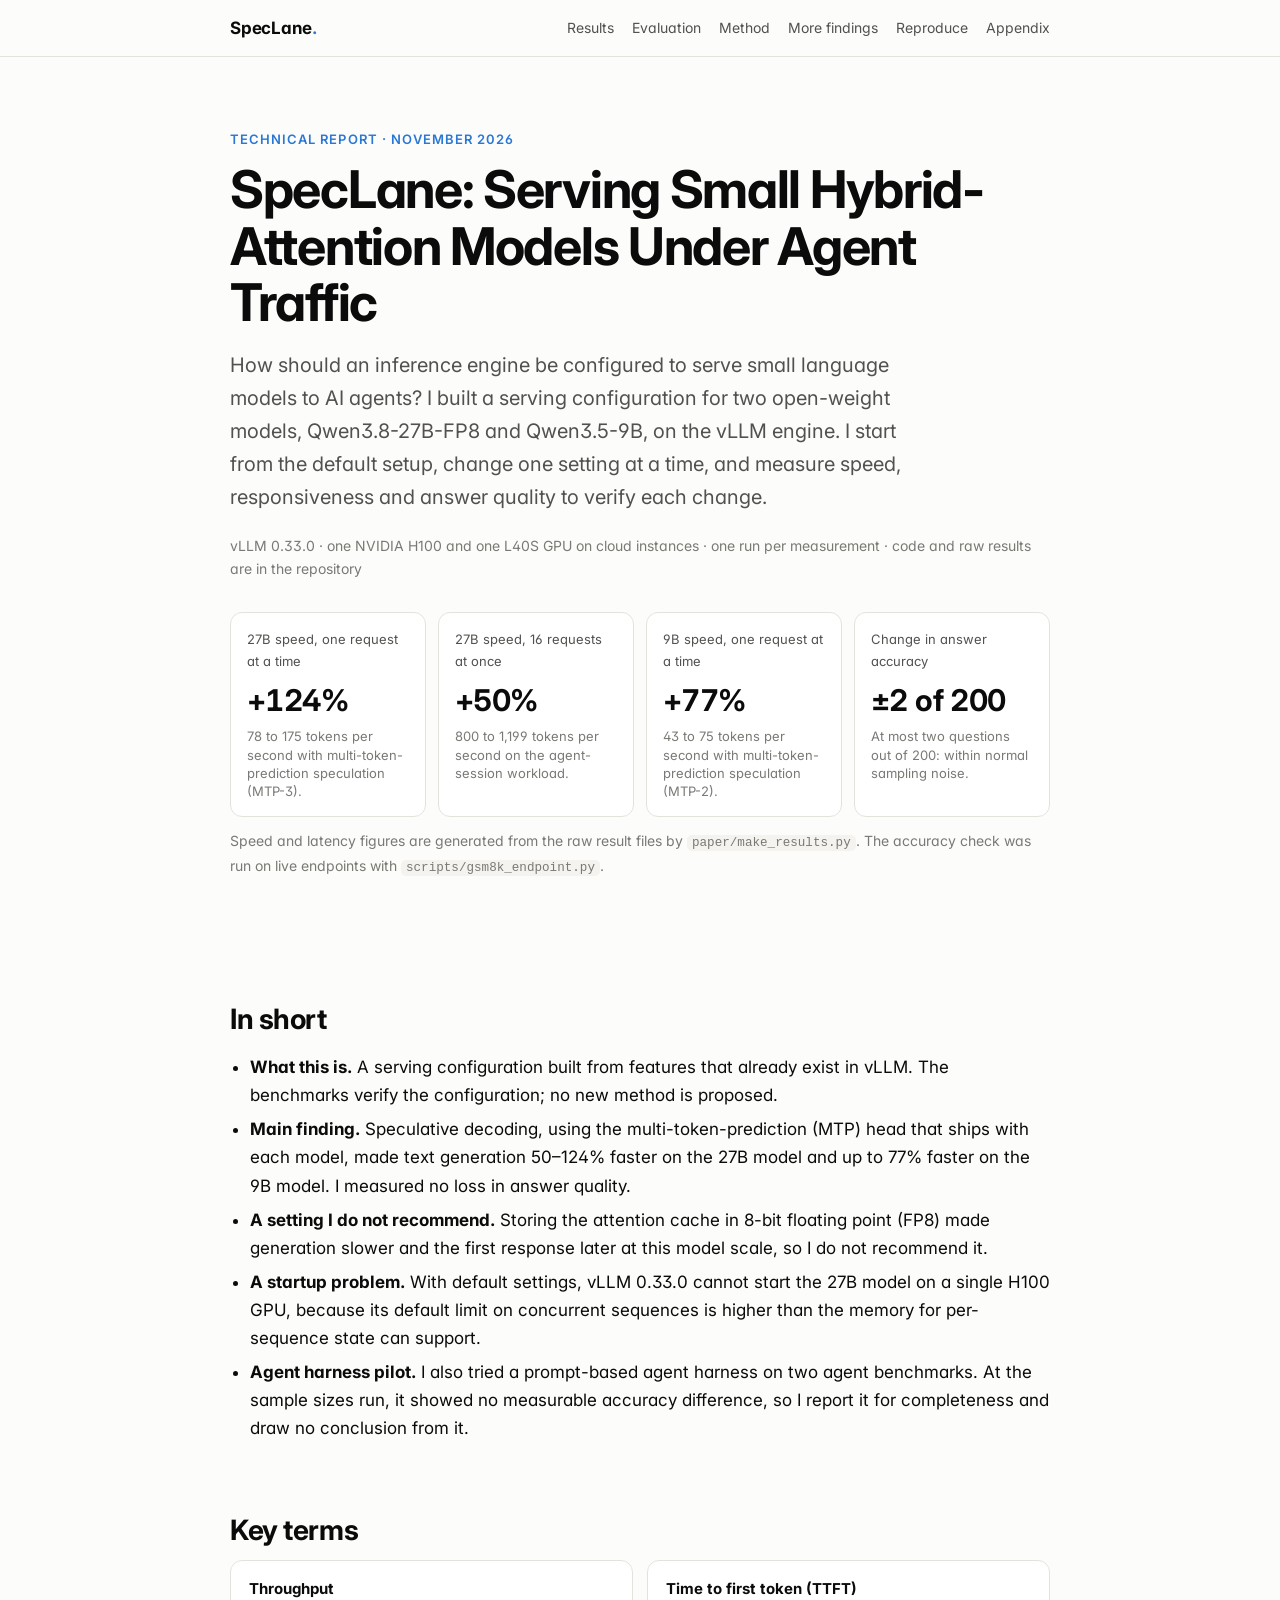
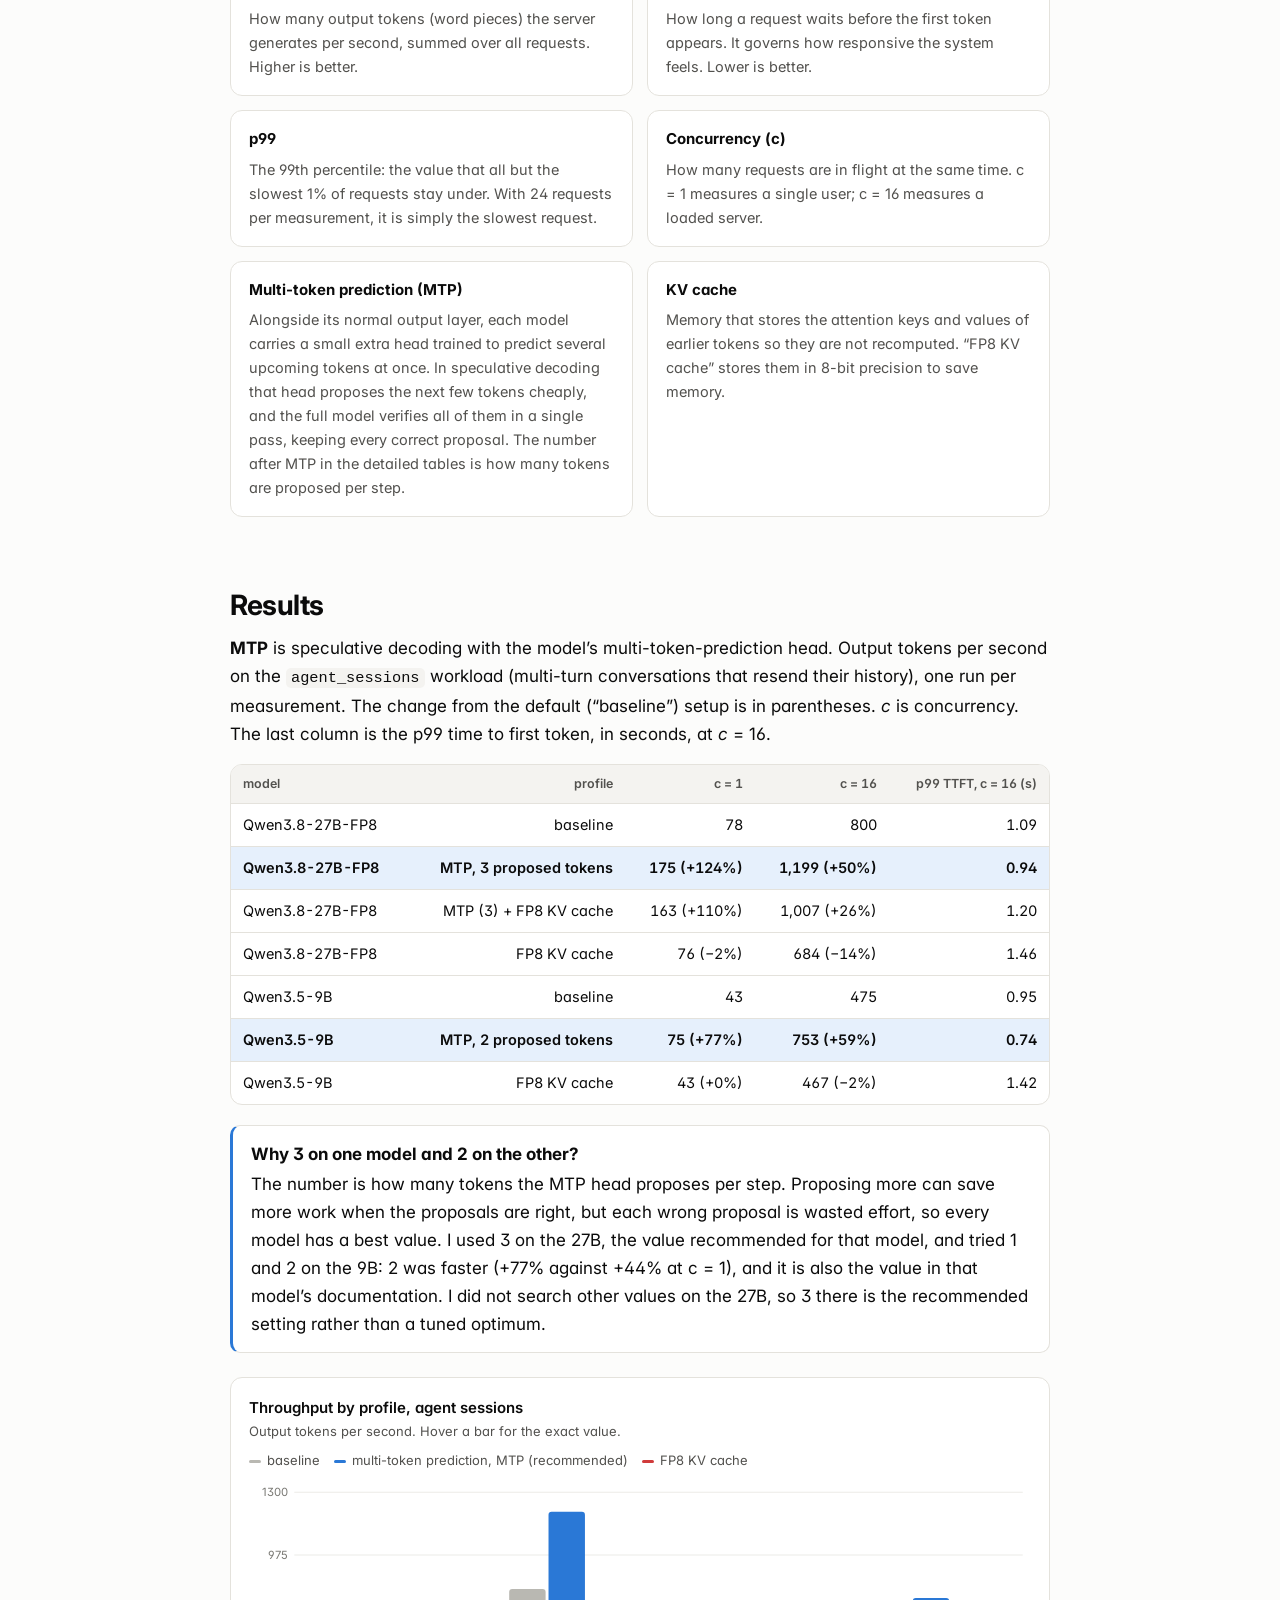
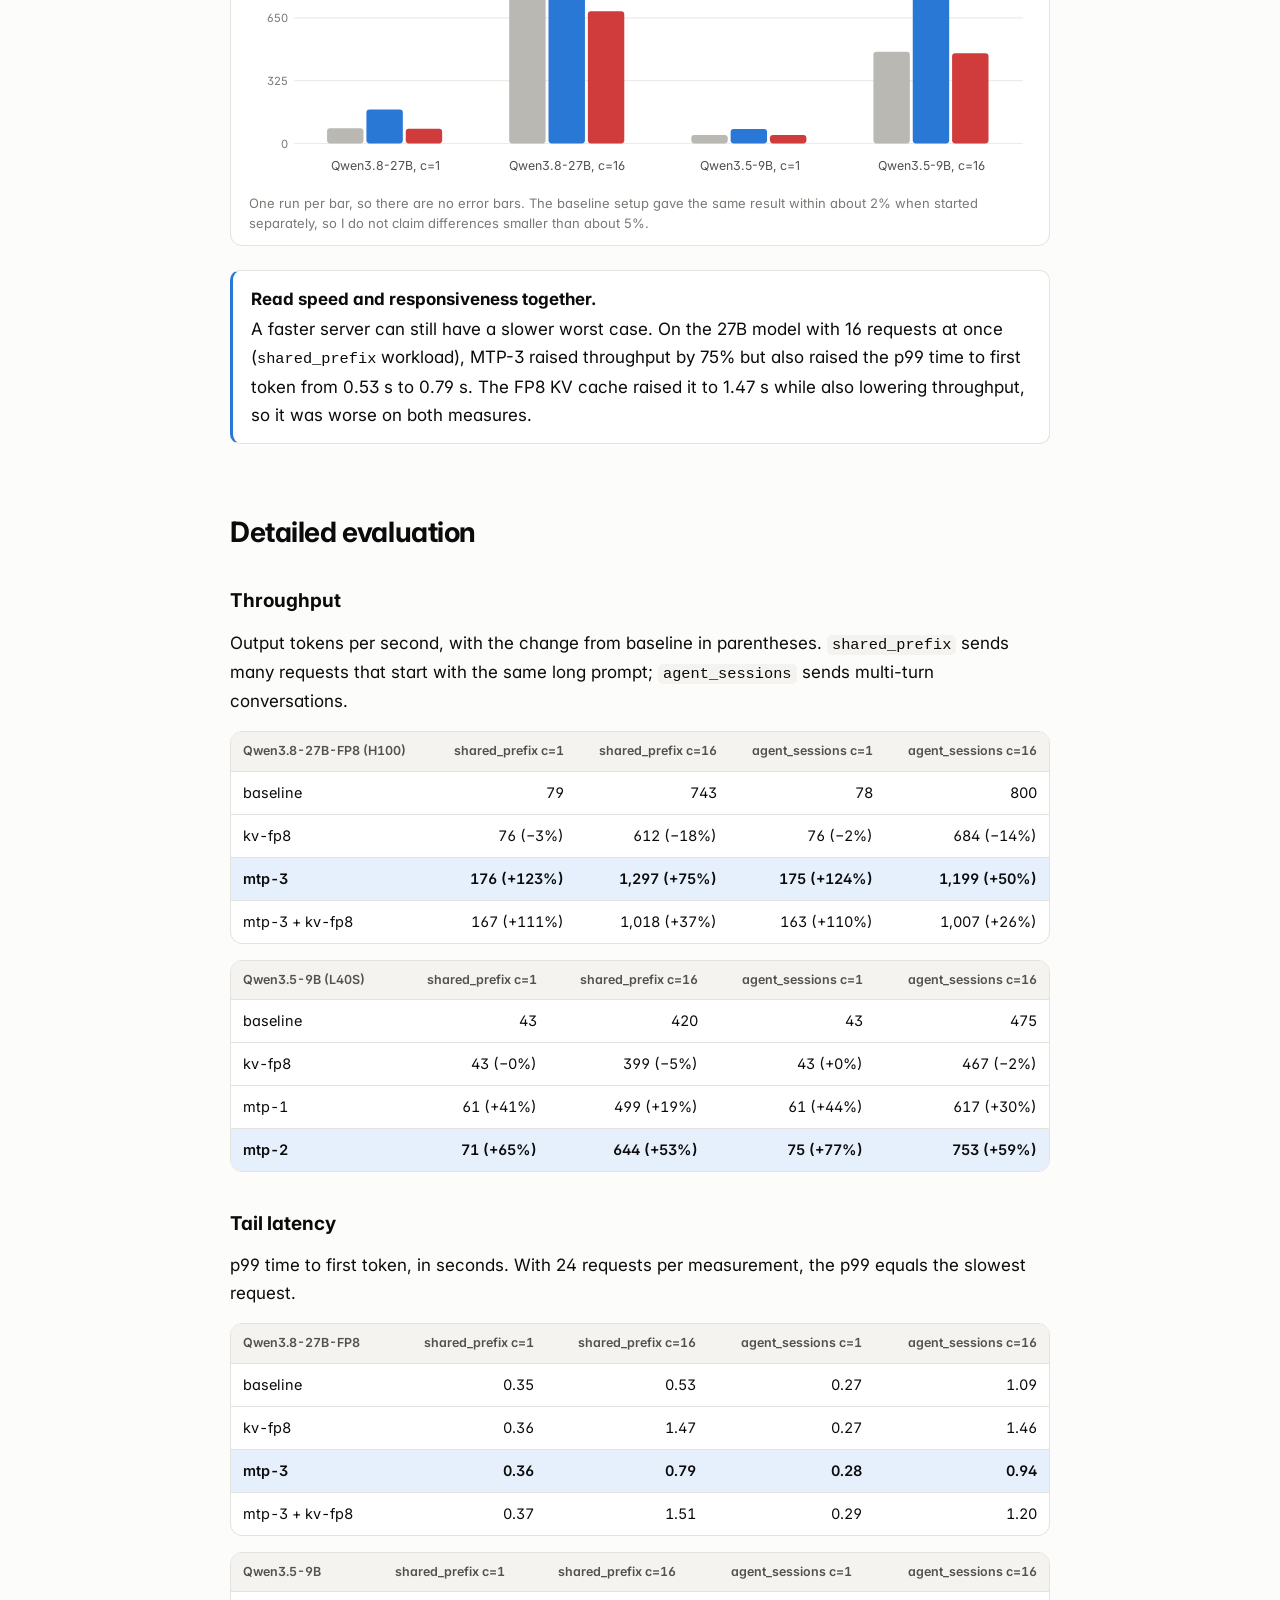
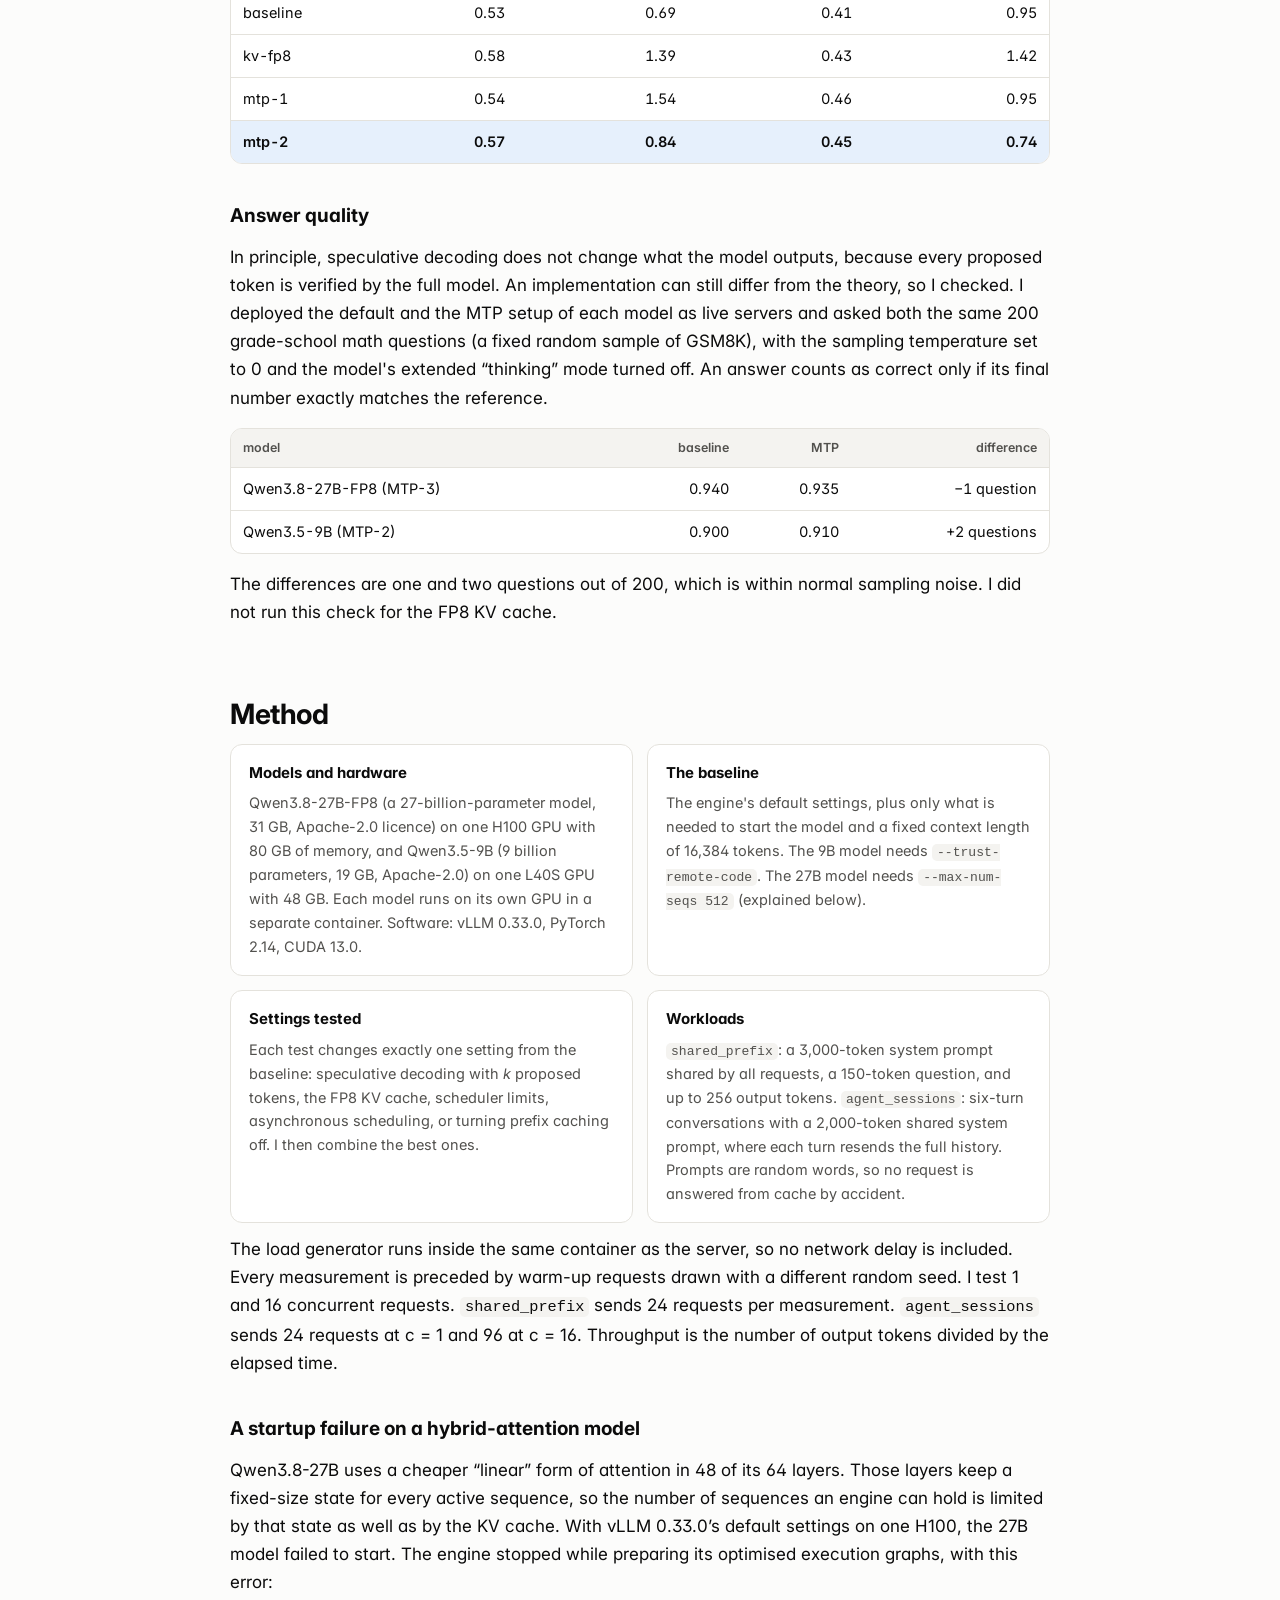
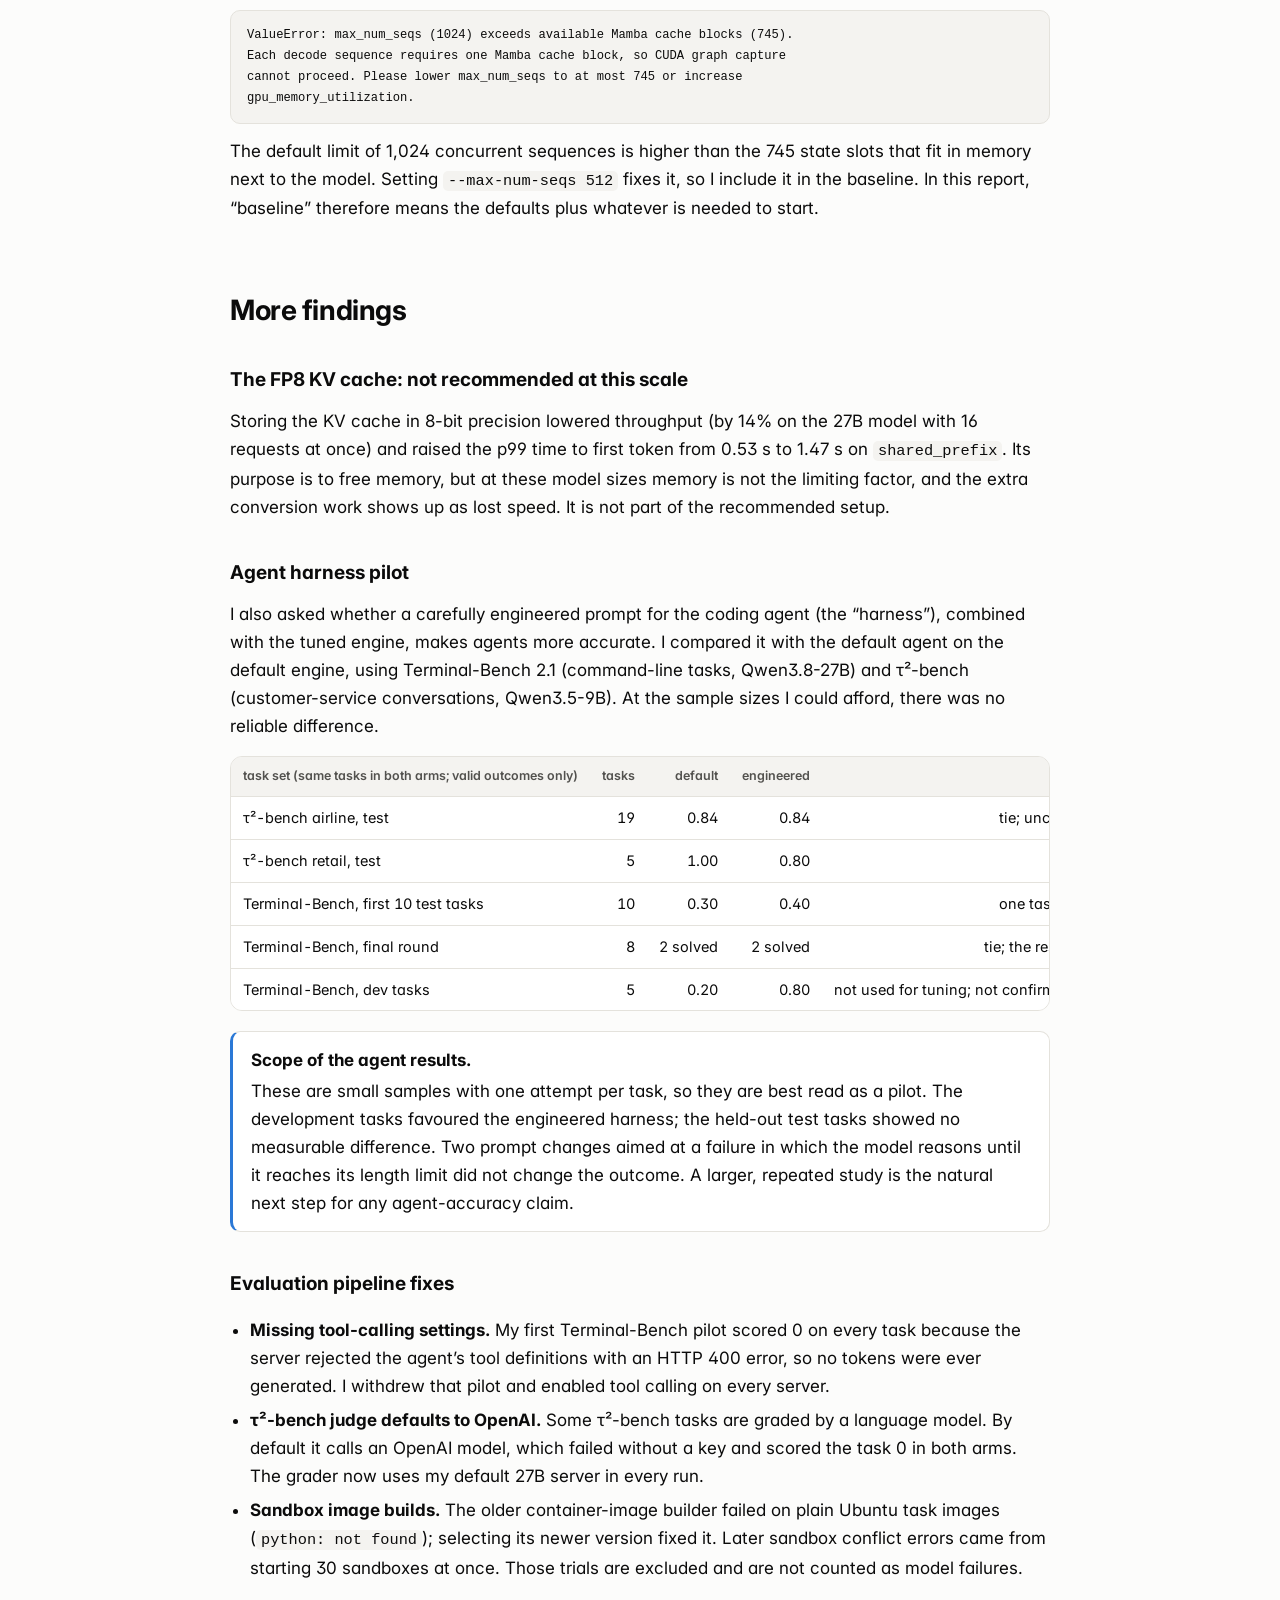
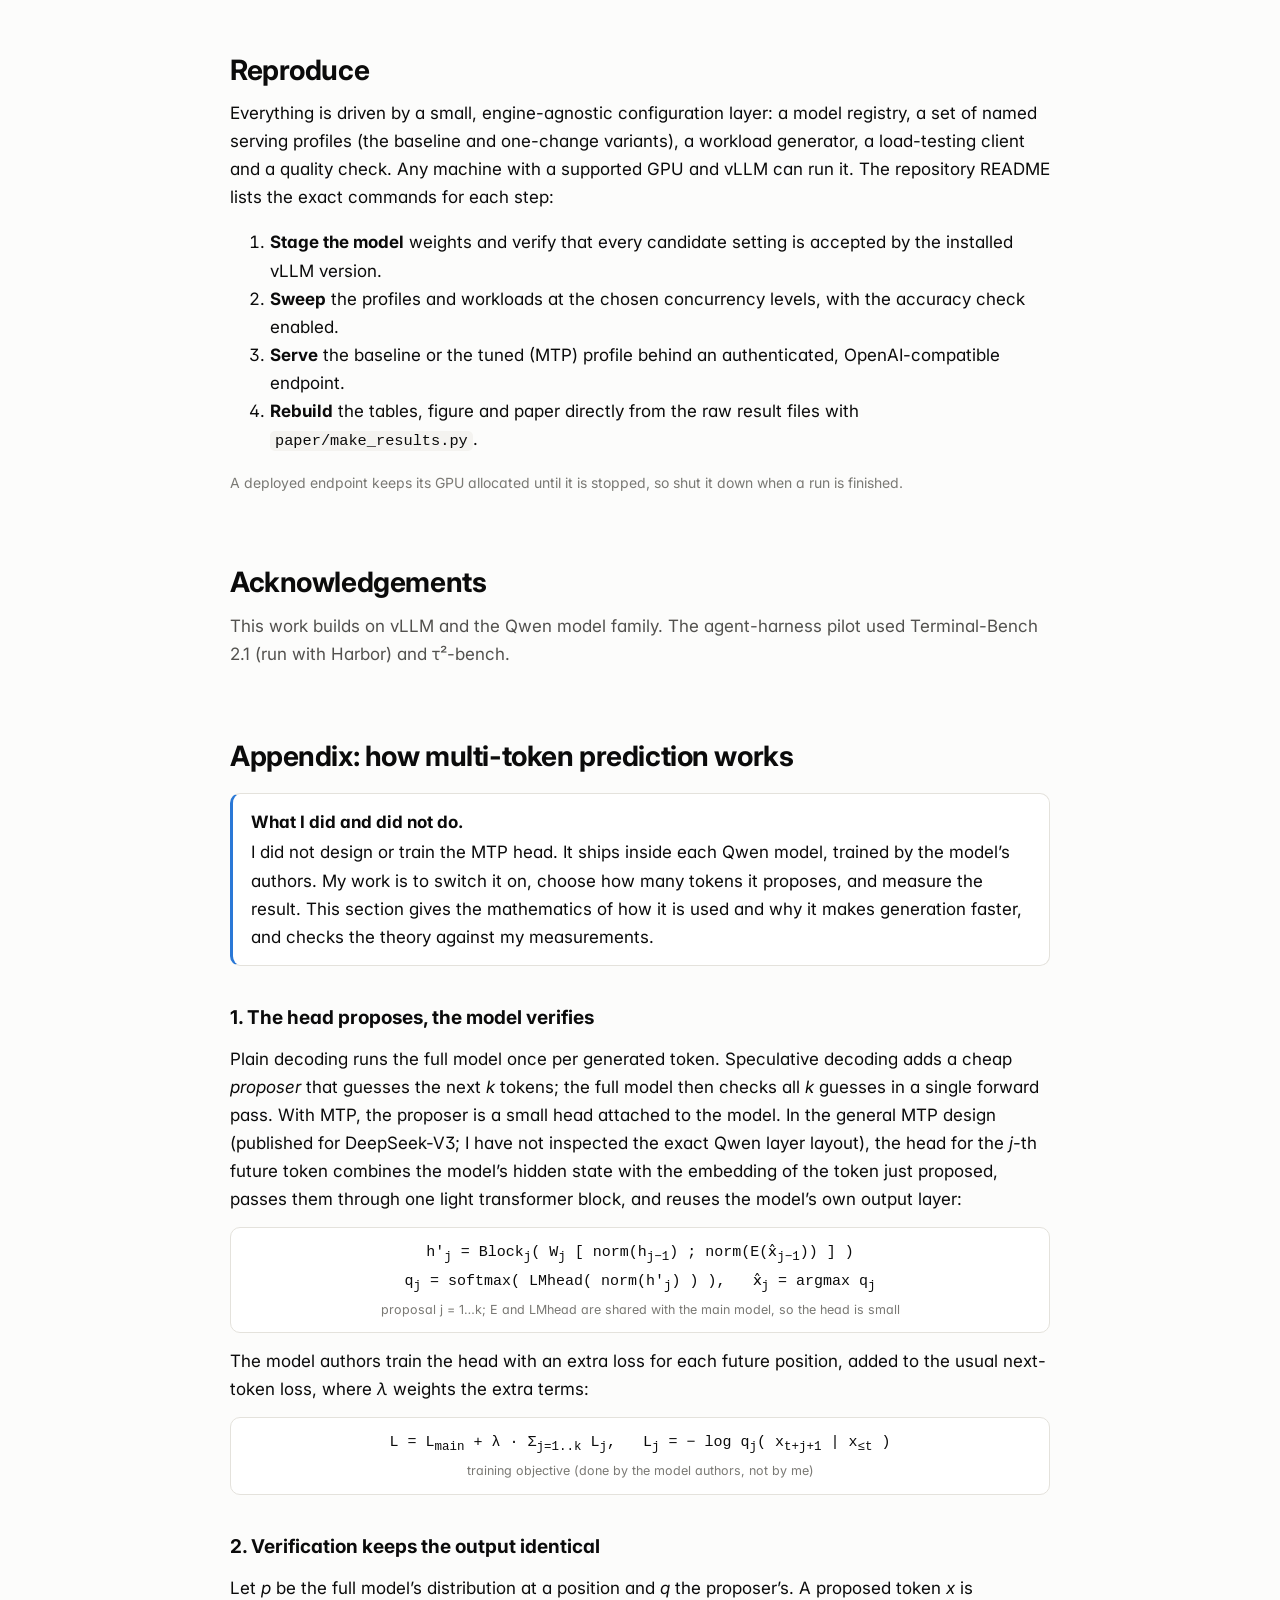
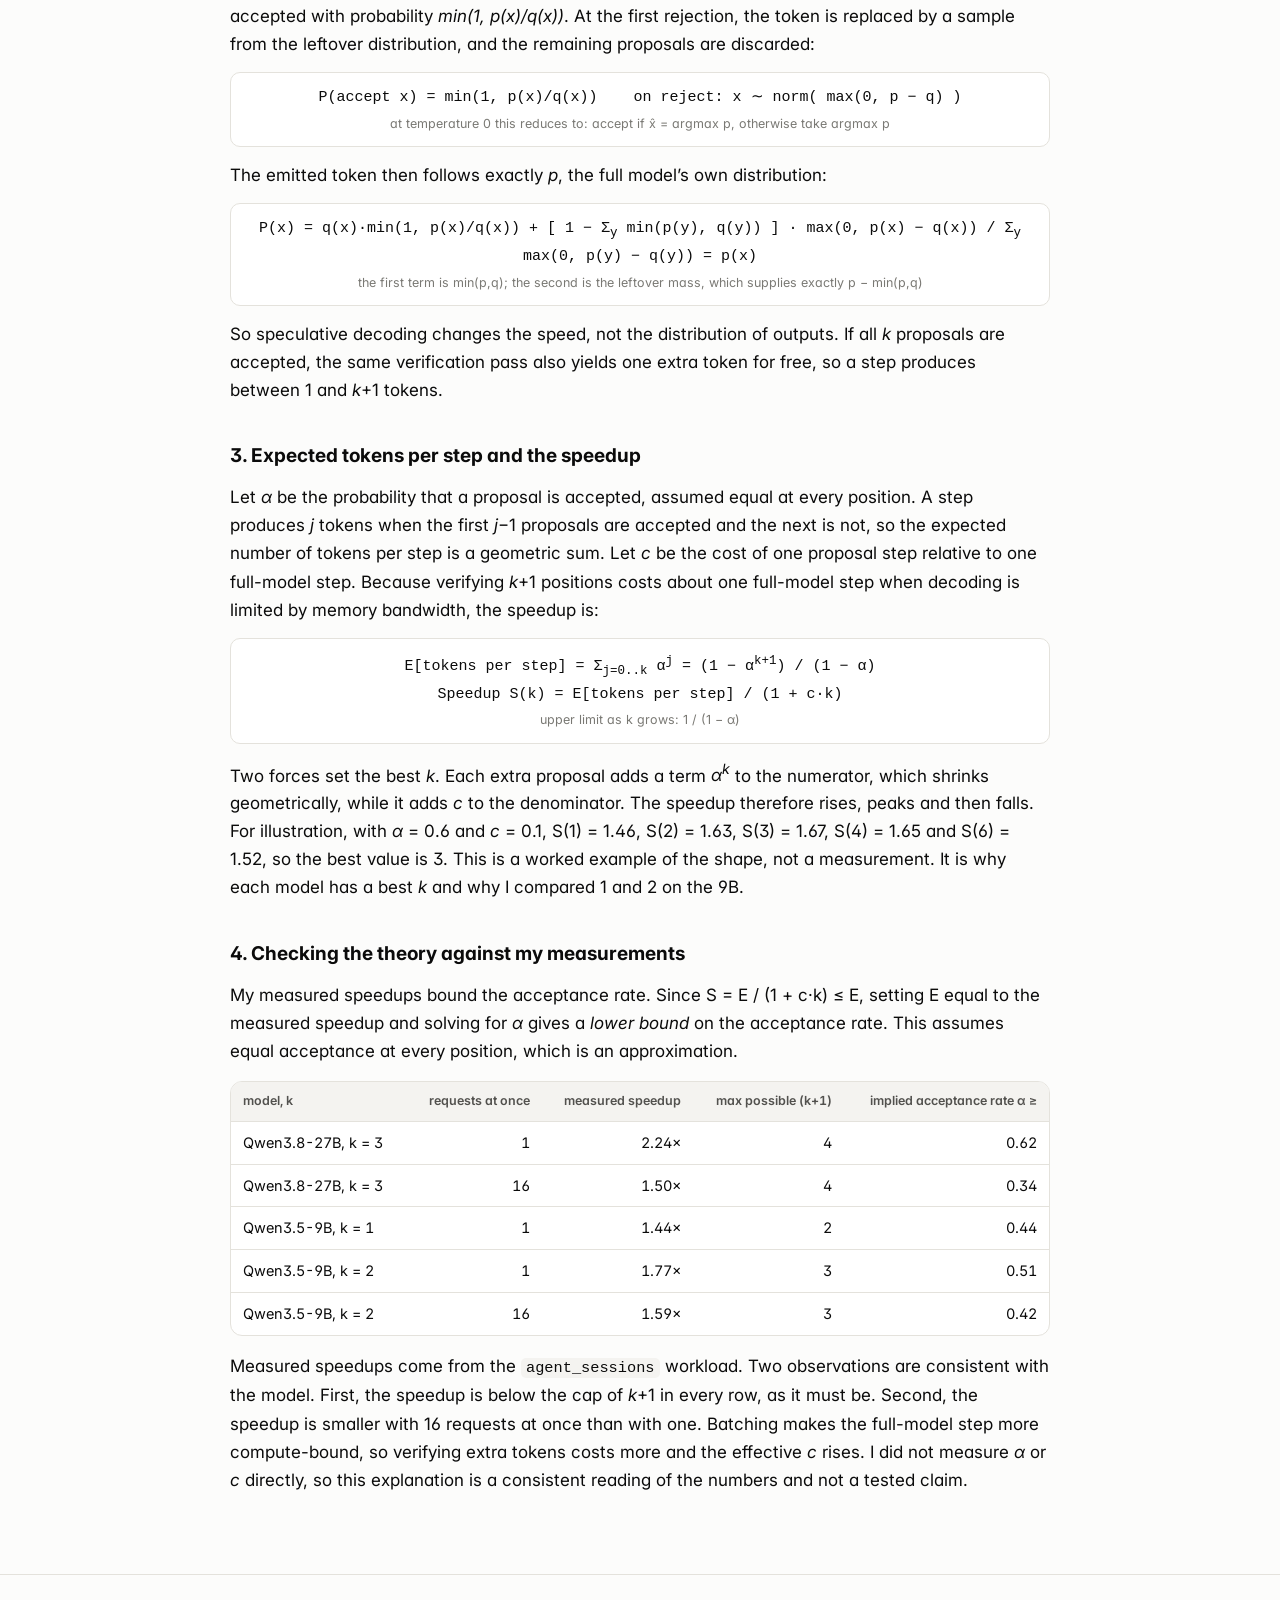
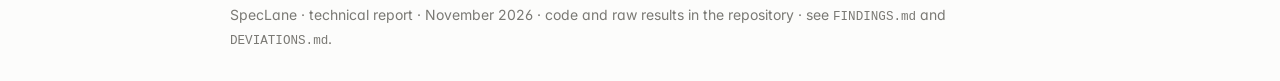
<file: reports/speclane/index.html>
<!doctype html>
<html lang="en">
<head>
<meta charset="utf-8">
<meta name="viewport" content="width=device-width, initial-scale=1">
<title>SpecLane: Serving Small Hybrid-Attention Models Under Agent Traffic</title>
<link rel="preconnect" href="https://fonts.googleapis.com">
<link rel="preconnect" href="https://fonts.gstatic.com" crossorigin>
<link href="https://fonts.googleapis.com/css2?family=Inter:wght@400;500;600;700&display=swap" rel="stylesheet">
<meta name="description" content="A reproducible vLLM serving configuration for Qwen3.8-27B-FP8 and Qwen3.5-9B under agent-shaped traffic, verified with throughput, tail-latency and answer-quality measurements: speculative decoding, FP8 KV cache.">
<style>
:root {
  color-scheme: light;
  --bg: #fcfcfb;
  --surface: #ffffff;
  --surface-2: #f4f3f0;
  --border: #e4e2dc;
  --text: #0b0b0b;
  --text-2: #52514e;
  --text-3: #7a7974;
  --accent: #2a78d6;
  --accent-soft: #e6f0fc;
  --context: #b9b8b2;
  --context-strong: #8f8e88;
  --good: #0ca30c;
  --critical: #d03b3b;
  --grid: #ecebe7;
  --code-bg: #f4f3f0;
}
* { box-sizing: border-box; }
html { -webkit-text-size-adjust: 100%; }
body {
  margin: 0;
  background: var(--bg);
  color: var(--text);
  font: 17px/1.65 Inter, -apple-system, BlinkMacSystemFont, "Segoe UI", Roboto, "Helvetica Neue", Arial, sans-serif;
  font-feature-settings: "cv11", "ss01";
}
.wrap { max-width: 860px; margin: 0 auto; padding: 0 20px; }
header.top {
  border-bottom: 1px solid var(--border);
  position: sticky; top: 0; z-index: 10;
  background: color-mix(in srgb, var(--bg) 88%, transparent);
  backdrop-filter: blur(8px);
}
header.top .wrap { display: flex; align-items: center; justify-content: space-between; height: 56px; gap: 16px; }
.brand { font-weight: 700; letter-spacing: -0.01em; color: var(--text); text-decoration: none; }
.brand span { color: var(--accent); }
nav.toc { display: flex; gap: 18px; font-size: 14px; overflow-x: auto; white-space: nowrap; }
nav.toc a { color: var(--text-2); text-decoration: none; }
nav.toc a:hover { color: var(--text); }
.hero { padding: 72px 0 40px; }
.eyebrow { font-size: 13px; font-weight: 600; letter-spacing: 0.08em; text-transform: uppercase; color: var(--accent); }
h1 { font-size: clamp(34px, 6vw, 52px); line-height: 1.08; letter-spacing: -0.025em; margin: 12px 0 18px; }
.lede { font-size: 20px; color: var(--text-2); max-width: 680px; margin: 0; }
.meta { margin-top: 20px; font-size: 14px; color: var(--text-3); }
h2 { font-size: 28px; letter-spacing: -0.015em; margin: 72px 0 12px; line-height: 1.2; }
h3 { font-size: 19px; margin: 36px 0 8px; }
p { margin: 12px 0; }
a { color: var(--accent); }
.muted { color: var(--text-2); }
.small { font-size: 14px; color: var(--text-3); }
hr { border: 0; border-top: 1px solid var(--border); margin: 64px 0 0; }

.tiles { display: grid; grid-template-columns: repeat(4, 1fr); gap: 12px; margin: 32px 0 8px; }
.tile { background: var(--surface); border: 1px solid var(--border); border-radius: 12px; padding: 16px; }
.tile .k { font-size: 13px; color: var(--text-2); }
.tile .v { font-size: 30px; font-weight: 700; letter-spacing: -0.02em; font-variant-numeric: tabular-nums; margin: 4px 0 2px; }
.tile .s { font-size: 13px; color: var(--text-3); line-height: 1.4; }

.callout {
  border: 1px solid var(--border); border-left: 3px solid var(--accent);
  background: var(--surface); border-radius: 10px; padding: 14px 18px; margin: 20px 0;
}
.callout.warn { border-left-color: var(--critical); }
.callout strong { display: block; margin-bottom: 2px; }

.table-wrap { overflow-x: auto; margin: 16px 0; border: 1px solid var(--border); border-radius: 12px; background: var(--surface); }
table { border-collapse: collapse; width: 100%; font-size: 14.5px; font-variant-numeric: tabular-nums; }
th, td { text-align: right; padding: 9px 12px; border-bottom: 1px solid var(--border); white-space: nowrap; }
th:first-child, td:first-child { text-align: left; }
thead th { font-size: 12.5px; font-weight: 600; color: var(--text-2); background: var(--surface-2); text-transform: none; }
tbody tr:last-child td { border-bottom: 0; }
tr.ours td { background: var(--accent-soft); font-weight: 600; }
td.best { font-weight: 700; }
td.sig { color: var(--text); font-weight: 700; }

.timeline { list-style: none; padding: 0; margin: 20px 0; position: relative; }
.timeline::before { content: ""; position: absolute; left: 7px; top: 6px; bottom: 6px; width: 2px; background: var(--border); }
.timeline li { position: relative; padding-left: 32px; margin: 0 0 22px; }
.timeline li::before {
  content: ""; position: absolute; left: 0; top: 7px; width: 16px; height: 16px; border-radius: 50%;
  background: var(--surface); border: 2px solid var(--context-strong);
}
.timeline li.key::before { border-color: var(--accent); background: var(--accent); }
.timeline .when { font-size: 13px; color: var(--text-3); font-variant-numeric: tabular-nums; }
.timeline .what { font-weight: 600; }

pre { background: var(--code-bg); border: 1px solid var(--border); border-radius: 10px; padding: 14px 16px; overflow-x: auto; font-size: 13.5px; line-height: 1.55; }
code { font-family: ui-monospace, SFMono-Regular, Menlo, Consolas, monospace; font-size: 0.9em; }
p code, li code, td code { background: var(--code-bg); padding: 1px 5px; border-radius: 5px; }

figure { margin: 24px 0; background: var(--surface); border: 1px solid var(--border); border-radius: 12px; padding: 18px 18px 12px; }
figure .ftitle { font-weight: 600; font-size: 15px; }
figure .fsub { font-size: 13px; color: var(--text-2); margin-bottom: 8px; }
figcaption { font-size: 13px; color: var(--text-3); margin-top: 6px; line-height: 1.5; }
.chart { position: relative; width: 100%; }
.chart svg { display: block; width: 100%; height: auto; overflow: visible; }
.legend { display: flex; flex-wrap: wrap; gap: 14px; font-size: 13px; color: var(--text-2); margin: 4px 0 8px; }
.legend i { display: inline-block; width: 12px; height: 3px; border-radius: 2px; vertical-align: middle; margin-right: 6px; }
.legend i.dot { width: 10px; height: 10px; border-radius: 50%; }
.tip {
  position: absolute; pointer-events: none; z-index: 5; opacity: 0; transition: opacity .08s;
  background: var(--surface); color: var(--text); border: 1px solid var(--border);
  border-radius: 8px; padding: 7px 10px; font-size: 12.5px; line-height: 1.45;
  box-shadow: 0 4px 16px rgba(0,0,0,.12); white-space: nowrap; font-variant-numeric: tabular-nums;
}
.tip b { font-weight: 600; }

.diagram svg { width: 100%; height: auto; display: block; }
.grid2 { display: grid; grid-template-columns: 1fr 1fr; gap: 14px; }
.card { background: var(--surface); border: 1px solid var(--border); border-radius: 12px; padding: 16px 18px; }
.card h4 { margin: 0 0 6px; font-size: 15px; }
.card p { margin: 0; font-size: 14.5px; color: var(--text-2); }

ul.clean { padding-left: 20px; }
ul.clean li { margin: 6px 0; }
footer { border-top: 1px solid var(--border); margin-top: 80px; padding: 28px 0 48px; font-size: 14px; color: var(--text-3); }

@media (max-width: 720px) {
  body { font-size: 16px; }
  .wrap { padding: 0 16px; }
  nav.toc { display: none; }
  .tiles { grid-template-columns: repeat(2, 1fr); }
  .grid2 { grid-template-columns: 1fr; }
  .hero { padding-top: 44px; }
  h2 { margin-top: 56px; }
}
.formula { background: var(--surface); border: 1px solid var(--border); border-radius: 10px; padding: 12px 16px; margin: 14px 0; text-align: center; font-family: ui-monospace, SFMono-Regular, Menlo, Consolas, monospace; font-size: 15px; line-height: 1.7; overflow-x: auto; }
.formula .tag { display: block; font-family: Inter, sans-serif; font-size: 12.5px; color: var(--text-3); margin-top: 2px; }

</style>
</head>
<body>

<header class="top">
  <div class="wrap">
    <a class="brand" href="#">SpecLane<span>.</span></a>
    <nav class="toc">
      <a href="#results">Results</a>
      <a href="#evaluation">Evaluation</a>
      <a href="#method">Method</a>
      <a href="#negative">More findings</a>
      <a href="#reproduce">Reproduce</a>
      <a href="#math">Appendix</a>
    </nav>
  </div>
</header>

<main class="wrap">

<section class="hero">
  <div class="eyebrow">Technical report · November 2026</div>
  <h1>SpecLane: Serving Small Hybrid-Attention Models Under Agent Traffic</h1>
  <p class="lede">How should an inference engine be configured to serve small language models to AI agents? I built a serving configuration for two open-weight models, Qwen3.8-27B-FP8 and Qwen3.5-9B, on the vLLM engine. I start from the default setup, change one setting at a time, and measure speed, responsiveness and answer quality to verify each change.</p>
  <p class="meta">vLLM 0.33.0 · one NVIDIA H100 and one L40S GPU on cloud instances · one run per measurement · code and raw results are in the repository</p>

  <div class="tiles">
    <div class="tile"><div class="k">27B speed, one request at a time</div><div class="v">+124%</div><div class="s">78 to 175 tokens per second with multi-token-prediction speculation (MTP-3).</div></div>
    <div class="tile"><div class="k">27B speed, 16 requests at once</div><div class="v">+50%</div><div class="s">800 to 1,199 tokens per second on the agent-session workload.</div></div>
    <div class="tile"><div class="k">9B speed, one request at a time</div><div class="v">+77%</div><div class="s">43 to 75 tokens per second with multi-token-prediction speculation (MTP-2).</div></div>
    <div class="tile"><div class="k">Change in answer accuracy</div><div class="v">±2 of 200</div><div class="s">At most two questions out of 200: within normal sampling noise.</div></div>
  </div>
  <p class="small">Speed and latency figures are generated from the raw result files by <code>paper/make_results.py</code>. The accuracy check was run on live endpoints with <code>scripts/gsm8k_endpoint.py</code>.</p>
</section>

<h2>In short</h2>
<ul class="clean">
  <li><strong>What this is.</strong> A serving configuration built from features that already exist in vLLM. The benchmarks verify the configuration; no new method is proposed.</li>
  <li><strong>Main finding.</strong> Speculative decoding, using the multi-token-prediction (MTP) head that ships with each model, made text generation 50&ndash;124% faster on the 27B model and up to 77% faster on the 9B model. I measured no loss in answer quality.</li>
  <li><strong>A setting I do not recommend.</strong> Storing the attention cache in 8-bit floating point (FP8) made generation slower and the first response later at this model scale, so I do not recommend it.</li>
  <li><strong>A startup problem.</strong> With default settings, vLLM 0.33.0 cannot start the 27B model on a single H100 GPU, because its default limit on concurrent sequences is higher than the memory for per-sequence state can support.</li>
  <li><strong>Agent harness pilot.</strong> I also tried a prompt-based agent harness on two agent benchmarks. At the sample sizes run, it showed no measurable accuracy difference, so I report it for completeness and draw no conclusion from it.</li>
</ul>

<h2>Key terms</h2>
<div class="grid2">
  <div class="card"><h4>Throughput</h4><p>How many output tokens (word pieces) the server generates per second, summed over all requests. Higher is better.</p></div>
  <div class="card"><h4>Time to first token (TTFT)</h4><p>How long a request waits before the first token appears. It governs how responsive the system feels. Lower is better.</p></div>
  <div class="card"><h4>p99</h4><p>The 99th percentile: the value that all but the slowest 1% of requests stay under. With 24 requests per measurement, it is simply the slowest request.</p></div>
  <div class="card"><h4>Concurrency (c)</h4><p>How many requests are in flight at the same time. c = 1 measures a single user; c = 16 measures a loaded server.</p></div>
  <div class="card"><h4>Multi-token prediction (MTP)</h4><p>Alongside its normal output layer, each model carries a small extra head trained to predict several upcoming tokens at once. In speculative decoding that head proposes the next few tokens cheaply, and the full model verifies all of them in a single pass, keeping every correct proposal. The number after MTP in the detailed tables is how many tokens are proposed per step.</p></div>
  <div class="card"><h4>KV cache</h4><p>Memory that stores the attention keys and values of earlier tokens so they are not recomputed. &ldquo;FP8 KV cache&rdquo; stores them in 8-bit precision to save memory.</p></div>
</div>

<h2 id="results">Results</h2>
<p><strong>MTP</strong> is speculative decoding with the model&rsquo;s multi-token-prediction head. Output tokens per second on the <code>agent_sessions</code> workload (multi-turn conversations that resend their history), one run per measurement. The change from the default (&ldquo;baseline&rdquo;) setup is in parentheses. <em>c</em> is concurrency. The last column is the p99 time to first token, in seconds, at <em>c</em> = 16.</p>

<div class="table-wrap"><table>
<thead><tr><th>model</th><th>profile</th><th>c = 1</th><th>c = 16</th><th>p99 TTFT, c = 16 (s)</th></tr></thead>
<tbody>
<tr><td>Qwen3.8-27B-FP8</td><td>baseline</td><td>78</td><td>800</td><td>1.09</td></tr>
<tr class="ours"><td>Qwen3.8-27B-FP8</td><td>MTP, 3 proposed tokens</td><td>175 (+124%)</td><td>1,199 (+50%)</td><td>0.94</td></tr>
<tr><td>Qwen3.8-27B-FP8</td><td>MTP (3) + FP8 KV cache</td><td>163 (+110%)</td><td>1,007 (+26%)</td><td>1.20</td></tr>
<tr><td>Qwen3.8-27B-FP8</td><td>FP8 KV cache</td><td>76 (−2%)</td><td>684 (−14%)</td><td>1.46</td></tr>
<tr><td>Qwen3.5-9B</td><td>baseline</td><td>43</td><td>475</td><td>0.95</td></tr>
<tr class="ours"><td>Qwen3.5-9B</td><td>MTP, 2 proposed tokens</td><td>75 (+77%)</td><td>753 (+59%)</td><td>0.74</td></tr>
<tr><td>Qwen3.5-9B</td><td>FP8 KV cache</td><td>43 (+0%)</td><td>467 (−2%)</td><td>1.42</td></tr>
</tbody></table></div>

<div class="callout"><strong>Why 3 on one model and 2 on the other?</strong>The number is how many tokens the MTP head proposes per step. Proposing more can save more work when the proposals are right, but each wrong proposal is wasted effort, so every model has a best value. I used 3 on the 27B, the value recommended for that model, and tried 1 and 2 on the 9B: 2 was faster (+77% against +44% at c = 1), and it is also the value in that model&rsquo;s documentation. I did not search other values on the 27B, so 3 there is the recommended setting rather than a tuned optimum.</div>

<figure>
  <div class="ftitle">Throughput by profile, agent sessions</div>
  <div class="fsub">Output tokens per second. Hover a bar for the exact value.</div>
  <div class="legend"><span><i style="background:var(--context)"></i>baseline</span><span><i style="background:var(--accent)"></i>multi-token prediction, MTP (recommended)</span><span><i style="background:var(--critical)"></i>FP8 KV cache</span></div>
  <div class="chart" id="tpChart"></div>
  <figcaption>One run per bar, so there are no error bars. The baseline setup gave the same result within about 2% when started separately, so I do not claim differences smaller than about 5%.</figcaption>
</figure>

<div class="callout"><strong>Read speed and responsiveness together.</strong>A faster server can still have a slower worst case. On the 27B model with 16 requests at once (<code>shared_prefix</code> workload), MTP-3 raised throughput by 75% but also raised the p99 time to first token from 0.53 s to 0.79 s. The FP8 KV cache raised it to 1.47 s while also lowering throughput, so it was worse on both measures.</div>

<h2 id="evaluation">Detailed evaluation</h2>

<h3>Throughput</h3>
<p>Output tokens per second, with the change from baseline in parentheses. <code>shared_prefix</code> sends many requests that start with the same long prompt; <code>agent_sessions</code> sends multi-turn conversations.</p>
<div class="table-wrap"><table>
<thead><tr><th>Qwen3.8-27B-FP8 (H100)</th><th>shared_prefix c=1</th><th>shared_prefix c=16</th><th>agent_sessions c=1</th><th>agent_sessions c=16</th></tr></thead>
<tbody>
<tr><td>baseline</td><td>79</td><td>743</td><td>78</td><td>800</td></tr>
<tr><td>kv-fp8</td><td>76 (−3%)</td><td>612 (−18%)</td><td>76 (−2%)</td><td>684 (−14%)</td></tr>
<tr class="ours"><td>mtp-3</td><td>176 (+123%)</td><td>1,297 (+75%)</td><td>175 (+124%)</td><td>1,199 (+50%)</td></tr>
<tr><td>mtp-3 + kv-fp8</td><td>167 (+111%)</td><td>1,018 (+37%)</td><td>163 (+110%)</td><td>1,007 (+26%)</td></tr>
</tbody></table></div>
<div class="table-wrap"><table>
<thead><tr><th>Qwen3.5-9B (L40S)</th><th>shared_prefix c=1</th><th>shared_prefix c=16</th><th>agent_sessions c=1</th><th>agent_sessions c=16</th></tr></thead>
<tbody>
<tr><td>baseline</td><td>43</td><td>420</td><td>43</td><td>475</td></tr>
<tr><td>kv-fp8</td><td>43 (−0%)</td><td>399 (−5%)</td><td>43 (+0%)</td><td>467 (−2%)</td></tr>
<tr><td>mtp-1</td><td>61 (+41%)</td><td>499 (+19%)</td><td>61 (+44%)</td><td>617 (+30%)</td></tr>
<tr class="ours"><td>mtp-2</td><td>71 (+65%)</td><td>644 (+53%)</td><td>75 (+77%)</td><td>753 (+59%)</td></tr>
</tbody></table></div>

<h3>Tail latency</h3>
<p>p99 time to first token, in seconds. With 24 requests per measurement, the p99 equals the slowest request.</p>
<div class="table-wrap"><table>
<thead><tr><th>Qwen3.8-27B-FP8</th><th>shared_prefix c=1</th><th>shared_prefix c=16</th><th>agent_sessions c=1</th><th>agent_sessions c=16</th></tr></thead>
<tbody>
<tr><td>baseline</td><td>0.35</td><td>0.53</td><td>0.27</td><td>1.09</td></tr>
<tr><td>kv-fp8</td><td>0.36</td><td>1.47</td><td>0.27</td><td>1.46</td></tr>
<tr class="ours"><td>mtp-3</td><td>0.36</td><td>0.79</td><td>0.28</td><td>0.94</td></tr>
<tr><td>mtp-3 + kv-fp8</td><td>0.37</td><td>1.51</td><td>0.29</td><td>1.20</td></tr>
</tbody></table></div>
<div class="table-wrap"><table>
<thead><tr><th>Qwen3.5-9B</th><th>shared_prefix c=1</th><th>shared_prefix c=16</th><th>agent_sessions c=1</th><th>agent_sessions c=16</th></tr></thead>
<tbody>
<tr><td>baseline</td><td>0.53</td><td>0.69</td><td>0.41</td><td>0.95</td></tr>
<tr><td>kv-fp8</td><td>0.58</td><td>1.39</td><td>0.43</td><td>1.42</td></tr>
<tr><td>mtp-1</td><td>0.54</td><td>1.54</td><td>0.46</td><td>0.95</td></tr>
<tr class="ours"><td>mtp-2</td><td>0.57</td><td>0.84</td><td>0.45</td><td>0.74</td></tr>
</tbody></table></div>

<h3>Answer quality</h3>
<p>In principle, speculative decoding does not change what the model outputs, because every proposed token is verified by the full model. An implementation can still differ from the theory, so I checked. I deployed the default and the MTP setup of each model as live servers and asked both the same 200 grade-school math questions (a fixed random sample of GSM8K), with the sampling temperature set to 0 and the model's extended &ldquo;thinking&rdquo; mode turned off. An answer counts as correct only if its final number exactly matches the reference.</p>
<div class="table-wrap"><table>
<thead><tr><th>model</th><th>baseline</th><th>MTP</th><th>difference</th></tr></thead>
<tbody>
<tr><td>Qwen3.8-27B-FP8 (MTP-3)</td><td>0.940</td><td>0.935</td><td>−1 question</td></tr>
<tr><td>Qwen3.5-9B (MTP-2)</td><td>0.900</td><td>0.910</td><td>+2 questions</td></tr>
</tbody></table></div>
<p>The differences are one and two questions out of 200, which is within normal sampling noise. I did not run this check for the FP8 KV cache.</p>

<h2 id="method">Method</h2>
<div class="grid2">
  <div class="card"><h4>Models and hardware</h4><p>Qwen3.8-27B-FP8 (a 27-billion-parameter model, 31 GB, Apache-2.0 licence) on one H100 GPU with 80 GB of memory, and Qwen3.5-9B (9 billion parameters, 19 GB, Apache-2.0) on one L40S GPU with 48 GB. Each model runs on its own GPU in a separate container. Software: vLLM 0.33.0, PyTorch 2.14, CUDA 13.0.</p></div>
  <div class="card"><h4>The baseline</h4><p>The engine's default settings, plus only what is needed to start the model and a fixed context length of 16,384 tokens. The 9B model needs <code>--trust-remote-code</code>. The 27B model needs <code>--max-num-seqs 512</code> (explained below).</p></div>
  <div class="card"><h4>Settings tested</h4><p>Each test changes exactly one setting from the baseline: speculative decoding with <em>k</em> proposed tokens, the FP8 KV cache, scheduler limits, asynchronous scheduling, or turning prefix caching off. I then combine the best ones.</p></div>
  <div class="card"><h4>Workloads</h4><p><code>shared_prefix</code>: a 3,000-token system prompt shared by all requests, a 150-token question, and up to 256 output tokens. <code>agent_sessions</code>: six-turn conversations with a 2,000-token shared system prompt, where each turn resends the full history. Prompts are random words, so no request is answered from cache by accident.</p></div>
</div>
<p>The load generator runs inside the same container as the server, so no network delay is included. Every measurement is preceded by warm-up requests drawn with a different random seed. I test 1 and 16 concurrent requests. <code>shared_prefix</code> sends 24 requests per measurement. <code>agent_sessions</code> sends 24 requests at c = 1 and 96 at c = 16. Throughput is the number of output tokens divided by the elapsed time.</p>

<h3>A startup failure on a hybrid-attention model</h3>
<p>Qwen3.8-27B uses a cheaper &ldquo;linear&rdquo; form of attention in 48 of its 64 layers. Those layers keep a fixed-size state for every active sequence, so the number of sequences an engine can hold is limited by that state as well as by the KV cache. With vLLM 0.33.0&rsquo;s default settings on one H100, the 27B model failed to start. The engine stopped while preparing its optimised execution graphs, with this error:</p>
<pre><code>ValueError: max_num_seqs (1024) exceeds available Mamba cache blocks (745).
Each decode sequence requires one Mamba cache block, so CUDA graph capture
cannot proceed. Please lower max_num_seqs to at most 745 or increase
gpu_memory_utilization.</code></pre>
<p>The default limit of 1,024 concurrent sequences is higher than the 745 state slots that fit in memory next to the model. Setting <code>--max-num-seqs 512</code> fixes it, so I include it in the baseline. In this report, &ldquo;baseline&rdquo; therefore means the defaults plus whatever is needed to start.</p>

<h2 id="negative">More findings</h2>
<h3>The FP8 KV cache: not recommended at this scale</h3>
<p>Storing the KV cache in 8-bit precision lowered throughput (by 14% on the 27B model with 16 requests at once) and raised the p99 time to first token from 0.53 s to 1.47 s on <code>shared_prefix</code>. Its purpose is to free memory, but at these model sizes memory is not the limiting factor, and the extra conversion work shows up as lost speed. It is not part of the recommended setup.</p>

<h3>Agent harness pilot</h3>
<p>I also asked whether a carefully engineered prompt for the coding agent (the &ldquo;harness&rdquo;), combined with the tuned engine, makes agents more accurate. I compared it with the default agent on the default engine, using Terminal-Bench 2.1 (command-line tasks, Qwen3.8-27B) and τ²-bench (customer-service conversations, Qwen3.5-9B). At the sample sizes I could afford, there was no reliable difference.</p>
<div class="table-wrap"><table>
<thead><tr><th>task set (same tasks in both arms; valid outcomes only)</th><th>tasks</th><th>default</th><th>engineered</th><th>note</th></tr></thead>
<tbody>
<tr><td>τ²-bench airline, test</td><td>19</td><td>0.84</td><td>0.84</td><td>tie; uncertainty about ±0.21</td></tr>
<tr><td>τ²-bench retail, test</td><td>5</td><td>1.00</td><td>0.80</td><td>one task worse</td></tr>
<tr><td>Terminal-Bench, first 10 test tasks</td><td>10</td><td>0.30</td><td>0.40</td><td>one task better, none worse</td></tr>
<tr><td>Terminal-Bench, final round</td><td>8</td><td>2 solved</td><td>2 solved</td><td>tie; the rest hit sandbox errors</td></tr>
<tr><td>Terminal-Bench, dev tasks</td><td>5</td><td>0.20</td><td>0.80</td><td>not used for tuning; not confirmed on the test tasks</td></tr>
</tbody></table></div>
<div class="callout"><strong>Scope of the agent results.</strong>These are small samples with one attempt per task, so they are best read as a pilot. The development tasks favoured the engineered harness; the held-out test tasks showed no measurable difference. Two prompt changes aimed at a failure in which the model reasons until it reaches its length limit did not change the outcome. A larger, repeated study is the natural next step for any agent-accuracy claim.</div>

<h3>Evaluation pipeline fixes</h3>
<ul class="clean">
  <li><strong>Missing tool-calling settings.</strong> My first Terminal-Bench pilot scored 0 on every task because the server rejected the agent&rsquo;s tool definitions with an HTTP 400 error, so no tokens were ever generated. I withdrew that pilot and enabled tool calling on every server.</li>
  <li><strong>τ²-bench judge defaults to OpenAI.</strong> Some τ²-bench tasks are graded by a language model. By default it calls an OpenAI model, which failed without a key and scored the task 0 in both arms. The grader now uses my default 27B server in every run.</li>
  <li><strong>Sandbox image builds.</strong> The older container-image builder failed on plain Ubuntu task images (<code>python: not found</code>); selecting its newer version fixed it. Later sandbox conflict errors came from starting 30 sandboxes at once. Those trials are excluded and are not counted as model failures.</li>
</ul>

<h2 id="reproduce">Reproduce</h2>
<p>Everything is driven by a small, engine-agnostic configuration layer: a model registry, a set of named serving profiles (the baseline and one-change variants), a workload generator, a load-testing client and a quality check. Any machine with a supported GPU and vLLM can run it. The repository README lists the exact commands for each step:</p>
<ol class="clean">
  <li><strong>Stage the model</strong> weights and verify that every candidate setting is accepted by the installed vLLM version.</li>
  <li><strong>Sweep</strong> the profiles and workloads at the chosen concurrency levels, with the accuracy check enabled.</li>
  <li><strong>Serve</strong> the baseline or the tuned (MTP) profile behind an authenticated, OpenAI-compatible endpoint.</li>
  <li><strong>Rebuild</strong> the tables, figure and paper directly from the raw result files with <code>paper/make_results.py</code>.</li>
</ol>
<p class="small">A deployed endpoint keeps its GPU allocated until it is stopped, so shut it down when a run is finished.</p>

<h2>Acknowledgements</h2>
<p class="muted">This work builds on vLLM and the Qwen model family. The agent-harness pilot used Terminal-Bench 2.1 (run with Harbor) and τ²-bench.</p>

<h2 id="math">Appendix: how multi-token prediction works</h2>
<div class="callout"><strong>What I did and did not do.</strong>I did not design or train the MTP head. It ships inside each Qwen model, trained by the model&rsquo;s authors. My work is to switch it on, choose how many tokens it proposes, and measure the result. This section gives the mathematics of how it is used and why it makes generation faster, and checks the theory against my measurements.</div>

<h3>1. The head proposes, the model verifies</h3>
<p>Plain decoding runs the full model once per generated token. Speculative decoding adds a cheap <em>proposer</em> that guesses the next <em>k</em> tokens; the full model then checks all <em>k</em> guesses in a single forward pass. With MTP, the proposer is a small head attached to the model. In the general MTP design (published for DeepSeek-V3; I have not inspected the exact Qwen layer layout), the head for the <em>j</em>-th future token combines the model&rsquo;s hidden state with the embedding of the token just proposed, passes them through one light transformer block, and reuses the model&rsquo;s own output layer:</p>
<div class="formula">h&prime;<sub>j</sub> = Block<sub>j</sub>( W<sub>j</sub> [ norm(h<sub>j&minus;1</sub>) ; norm(E(x&#770;<sub>j&minus;1</sub>)) ] )<br>q<sub>j</sub> = softmax( LMhead( norm(h&prime;<sub>j</sub>) ) ),&nbsp;&nbsp; x&#770;<sub>j</sub> = argmax q<sub>j</sub><span class="tag">proposal j = 1…k; E and LMhead are shared with the main model, so the head is small</span></div>
<p>The model authors train the head with an extra loss for each future position, added to the usual next-token loss, where <em>&lambda;</em> weights the extra terms:</p>
<div class="formula">L = L<sub>main</sub> + &lambda; &middot; &Sigma;<sub>j=1..k</sub> L<sub>j</sub>,&nbsp;&nbsp; L<sub>j</sub> = &minus; log q<sub>j</sub>( x<sub>t+j+1</sub> | x<sub>&le;t</sub> )<span class="tag">training objective (done by the model authors, not by me)</span></div>

<h3>2. Verification keeps the output identical</h3>
<p>Let <em>p</em> be the full model&rsquo;s distribution at a position and <em>q</em> the proposer&rsquo;s. A proposed token <em>x</em> is accepted with probability <em>min(1, p(x)/q(x))</em>. At the first rejection, the token is replaced by a sample from the leftover distribution, and the remaining proposals are discarded:</p>
<div class="formula">P(accept x) = min(1, p(x)/q(x))&nbsp;&nbsp;&nbsp;&nbsp;on reject: x &sim; norm( max(0, p &minus; q) )<span class="tag">at temperature 0 this reduces to: accept if x&#770; = argmax p, otherwise take argmax p</span></div>
<p>The emitted token then follows exactly <em>p</em>, the full model&rsquo;s own distribution:</p>
<div class="formula">P(x) = q(x)&middot;min(1, p(x)/q(x)) + [ 1 &minus; &Sigma;<sub>y</sub> min(p(y), q(y)) ] &middot; max(0, p(x) &minus; q(x)) / &Sigma;<sub>y</sub> max(0, p(y) &minus; q(y)) = p(x)<span class="tag">the first term is min(p,q); the second is the leftover mass, which supplies exactly p &minus; min(p,q)</span></div>
<p>So speculative decoding changes the speed, not the distribution of outputs. If all <em>k</em> proposals are accepted, the same verification pass also yields one extra token for free, so a step produces between 1 and <em>k</em>+1 tokens.</p>

<h3>3. Expected tokens per step and the speedup</h3>
<p>Let <em>&alpha;</em> be the probability that a proposal is accepted, assumed equal at every position. A step produces <em>j</em> tokens when the first <em>j</em>&minus;1 proposals are accepted and the next is not, so the expected number of tokens per step is a geometric sum. Let <em>c</em> be the cost of one proposal step relative to one full-model step. Because verifying <em>k</em>+1 positions costs about one full-model step when decoding is limited by memory bandwidth, the speedup is:</p>
<div class="formula">E[tokens per step] = &Sigma;<sub>j=0..k</sub> &alpha;<sup>j</sup> = (1 &minus; &alpha;<sup>k+1</sup>) / (1 &minus; &alpha;)<br>Speedup S(k) = E[tokens per step] / (1 + c&middot;k)<span class="tag">upper limit as k grows: 1 / (1 &minus; &alpha;)</span></div>
<p>Two forces set the best <em>k</em>. Each extra proposal adds a term <em>&alpha;<sup>k</sup></em> to the numerator, which shrinks geometrically, while it adds <em>c</em> to the denominator. The speedup therefore rises, peaks and then falls. For illustration, with <em>&alpha;</em> = 0.6 and <em>c</em> = 0.1, S(1) = 1.46, S(2) = 1.63, S(3) = 1.67, S(4) = 1.65 and S(6) = 1.52, so the best value is 3. This is a worked example of the shape, not a measurement. It is why each model has a best <em>k</em> and why I compared 1 and 2 on the 9B.</p>

<h3>4. Checking the theory against my measurements</h3>
<p>My measured speedups bound the acceptance rate. Since S = E / (1 + c&middot;k) &le; E, setting E equal to the measured speedup and solving for <em>&alpha;</em> gives a <em>lower bound</em> on the acceptance rate. This assumes equal acceptance at every position, which is an approximation.</p>
<div class="table-wrap"><table>
<thead><tr><th>model, k</th><th>requests at once</th><th>measured speedup</th><th>max possible (k+1)</th><th>implied acceptance rate &alpha; &ge;</th></tr></thead>
<tbody>
<tr><td>Qwen3.8-27B, k = 3</td><td>1</td><td>2.24&times;</td><td>4</td><td>0.62</td></tr>
<tr><td>Qwen3.8-27B, k = 3</td><td>16</td><td>1.50&times;</td><td>4</td><td>0.34</td></tr>
<tr><td>Qwen3.5-9B, k = 1</td><td>1</td><td>1.44&times;</td><td>2</td><td>0.44</td></tr>
<tr><td>Qwen3.5-9B, k = 2</td><td>1</td><td>1.77&times;</td><td>3</td><td>0.51</td></tr>
<tr><td>Qwen3.5-9B, k = 2</td><td>16</td><td>1.59&times;</td><td>3</td><td>0.42</td></tr>
</tbody></table></div>
<p>Measured speedups come from the <code>agent_sessions</code> workload. Two observations are consistent with the model. First, the speedup is below the cap of <em>k</em>+1 in every row, as it must be. Second, the speedup is smaller with 16 requests at once than with one. Batching makes the full-model step more compute-bound, so verifying extra tokens costs more and the effective <em>c</em> rises. I did not measure <em>&alpha;</em> or <em>c</em> directly, so this explanation is a consistent reading of the numbers and not a tested claim.</p>

</main>

<footer>
  <div class="wrap">SpecLane · technical report · November 2026 · code and raw results in the repository · see <code>FINDINGS.md</code> and <code>DEVIATIONS.md</code>.</div>
</footer>

<script>
(function () {
  const css = (v) => getComputedStyle(document.documentElement).getPropertyValue(v).trim();
  const NS = 'http://www.w3.org/2000/svg';
  function el(name, attrs, parent) { const e = document.createElementNS(NS, name); for (const k in attrs) e.setAttribute(k, attrs[k]); if (parent) parent.appendChild(e); return e; }
  function tipFor(box) {
    const t = document.createElement('div'); t.className = 'tip'; box.appendChild(t);
    return { show(html, x, y) { t.innerHTML = html; t.style.left = (x + 12) + 'px'; t.style.top = (y + 12) + 'px'; t.style.opacity = 1; }, hide() { t.style.opacity = 0; } };
  }
  function pos(box, ev) { const r = box.getBoundingClientRect(); return [ev.clientX - r.left, ev.clientY - r.top]; }

  // groups: model x concurrency; bars: baseline, MTP, FP8 KV cache
  const data = [
    { label: 'Qwen3.8-27B, c=1', vals: [['baseline', 78], ['MTP-3', 175], ['FP8 KV', 76]] },
    { label: 'Qwen3.8-27B, c=16', vals: [['baseline', 800], ['MTP-3', 1199], ['FP8 KV', 684]] },
    { label: 'Qwen3.5-9B, c=1', vals: [['baseline', 43], ['MTP-2', 75], ['FP8 KV', 43]] },
    { label: 'Qwen3.5-9B, c=16', vals: [['baseline', 475], ['MTP-2', 753], ['FP8 KV', 467]] },
  ];
  const colors = () => [css('--context'), css('--accent'), css('--critical')];

  function draw() {
    const box = document.getElementById('tpChart'); box.innerHTML = '';
    const W = 760, H = 300, L = 44, R = 8, T = 12, B = 44;
    const svg = el('svg', { viewBox: `0 0 ${W} ${H}`, role: 'img', 'aria-label': 'Grouped bars of output tokens per second by profile for each model and concurrency' }, box);
    const max = 1300, y = (v) => T + (H - T - B) * (1 - v / max);
    [0, 325, 650, 975, 1300].forEach((g) => {
      el('line', { x1: L, x2: W - R, y1: y(g), y2: y(g), stroke: css('--grid') }, svg);
      const t = el('text', { x: L - 6, y: y(g) + 4, 'text-anchor': 'end', 'font-size': 11, fill: css('--text-3') }, svg); t.textContent = g;
    });
    const gw = (W - L - R) / data.length, bw = gw * 0.2, cols = colors(), tip = tipFor(box);
    data.forEach((g, i) => {
      const x0 = L + i * gw + gw * 0.5 - bw * 1.6;
      g.vals.forEach(([name, v], j) => {
        const x = x0 + j * (bw * 1.08), h = y(0) - y(v);
        const r = el('rect', { x, y: y(v), width: bw, height: h, rx: 3, fill: cols[j] }, svg);
        r.addEventListener('mousemove', (e) => { const [px, py] = pos(box, e); tip.show(`<b>${g.label}</b><br>${name}: ${v} tokens/s`, px, py); });
        r.addEventListener('mouseleave', tip.hide);
      });
      const lt = el('text', { x: L + i * gw + gw / 2, y: H - 18, 'text-anchor': 'middle', 'font-size': 12, fill: css('--text-2') }, svg); lt.textContent = g.label;
    });
  }
  draw();
})();
</script>
</body>
</html>
</file>
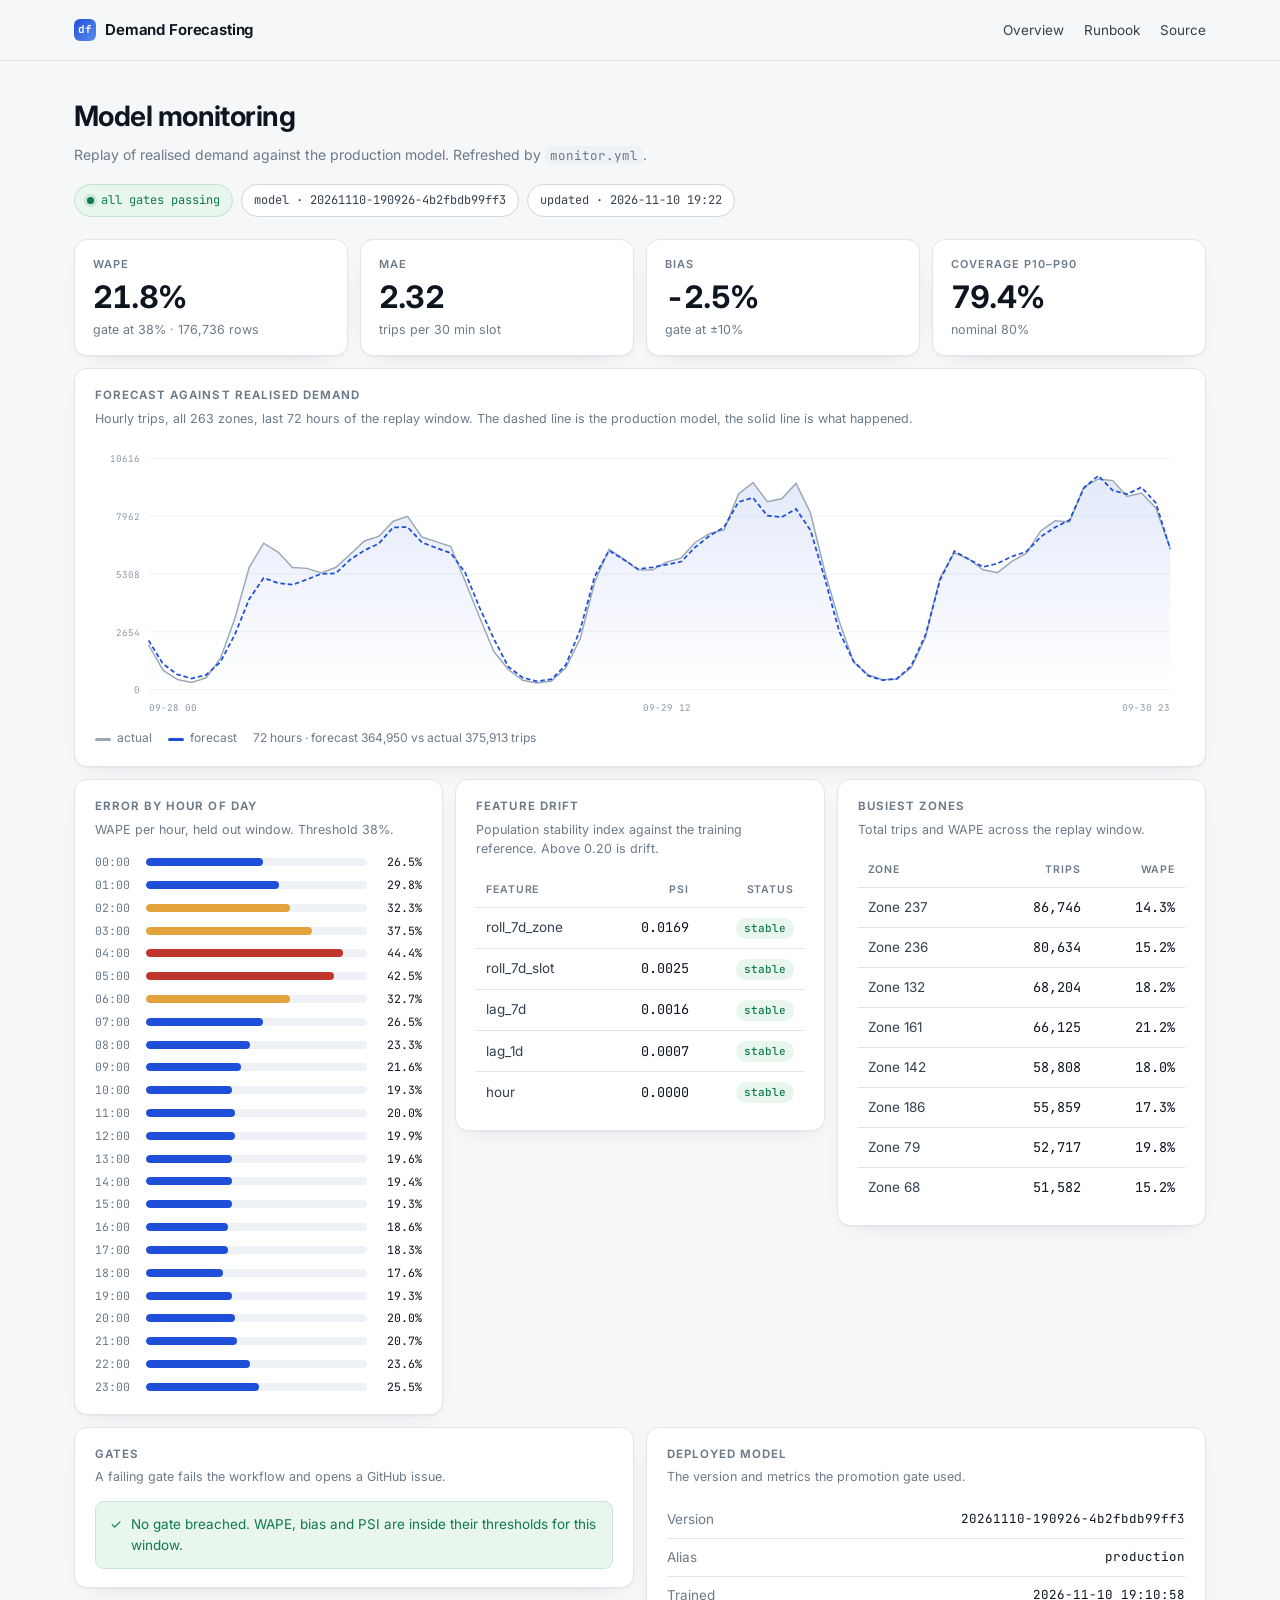
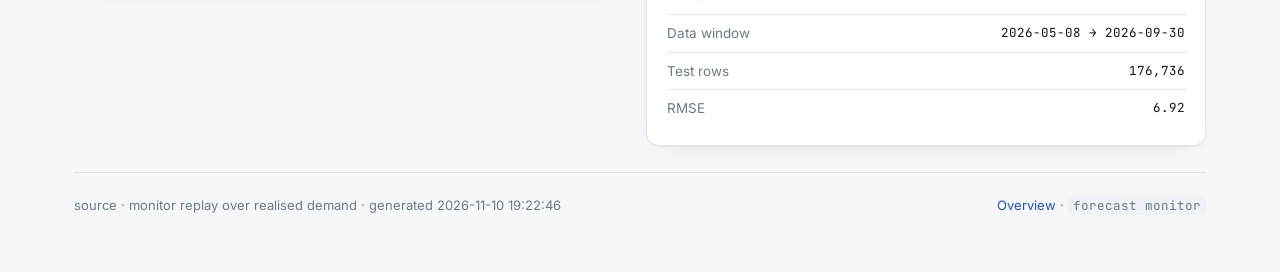
<file: reports/demand-forecasting/dashboard/index.html>
<!doctype html>
<html lang="en">
<head>
<meta charset="utf-8" />
<meta name="viewport" content="width=device-width, initial-scale=1" />
<title>Monitoring · Demand Forecasting Platform</title>
<link rel="preconnect" href="https://fonts.googleapis.com" />
<link rel="preconnect" href="https://fonts.gstatic.com" crossorigin />
<link href="https://fonts.googleapis.com/css2?family=Inter:wght@400;500;600;700&family=JetBrains+Mono:wght@400;500&display=swap" rel="stylesheet" />
<style>
  :root{
    --page:#f6f7f9; --card:#fff; --ink:#0d1520; --body:#33414f; --muted:#6b7a89;
    --line:#e2e6eb; --line-strong:#cfd6de;
    --accent:#1f4fd8; --accent-soft:#eef2ff; --accent-2:#0f9d8a;
    --ok:#0f7a4d; --ok-soft:#e8f6ee; --warn:#a8600a; --warn-soft:#fdf3e3; --bad:#c0362c; --bad-soft:#fdeceb;
    --mono:"JetBrains Mono", ui-monospace, SFMono-Regular, Menlo, monospace;
    --shadow:0 1px 2px rgba(13,21,32,.04), 0 8px 24px -16px rgba(13,21,32,.18);
  }
  *{box-sizing:border-box}
  body{margin:0;background:var(--page);color:var(--ink);font:15px/1.55 Inter,system-ui,-apple-system,sans-serif;-webkit-font-smoothing:antialiased}
  a{color:var(--accent);text-decoration:none}
  a:hover{text-decoration:underline}
  .shell{max-width:1180px;margin:0 auto;padding:0 24px}
  .topbar{position:sticky;top:0;z-index:20;background:rgba(246,247,249,.86);backdrop-filter:blur(10px);border-bottom:1px solid var(--line)}
  .topbar .shell{display:flex;align-items:center;justify-content:space-between;height:60px}
  .brand{display:flex;align-items:center;gap:9px;font-weight:650;letter-spacing:-.01em}
  .mark{width:22px;height:22px;border-radius:6px;background:linear-gradient(135deg,var(--accent),#5b8def);display:grid;place-items:center;color:#fff;font-size:11px;font-family:var(--mono)}
  nav{display:flex;align-items:center;gap:20px;font-size:13.5px}
  nav a{color:var(--body)}
  nav a:hover{color:var(--ink);text-decoration:none}
  .page-head{display:flex;flex-wrap:wrap;gap:18px;align-items:flex-end;justify-content:space-between;padding:34px 0 22px}
  h1{font-size:28px;letter-spacing:-.02em;margin:0 0 6px;font-weight:680}
  .sub{color:var(--muted);font-size:14px}
  .badges{display:flex;gap:8px;flex-wrap:wrap}
  .badge{display:inline-flex;align-items:center;gap:7px;border:1px solid var(--line-strong);background:var(--card);border-radius:20px;padding:6px 12px;font-size:12px;font-family:var(--mono);color:var(--body)}
  .dot{width:7px;height:7px;border-radius:50%;background:var(--muted)}
  .dot.ok{background:var(--ok);box-shadow:0 0 0 3px rgba(15,122,77,.14)}
  .dot.bad{background:var(--bad);box-shadow:0 0 0 3px rgba(192,54,44,.14)}
  .badge.pass{background:var(--ok-soft);border-color:#bfe3ce;color:var(--ok)}
  .badge.fail{background:var(--bad-soft);border-color:#f3c9c5;color:var(--bad)}
  .kpis{display:grid;grid-template-columns:repeat(4,1fr);gap:12px}
  @media(max-width:900px){.kpis{grid-template-columns:repeat(2,1fr)}}
  .card{background:var(--card);border:1px solid var(--line);border-radius:13px;box-shadow:var(--shadow)}
  .kpi{padding:16px 18px}
  .kpi .k{font-size:11px;letter-spacing:.09em;text-transform:uppercase;color:var(--muted);font-weight:600}
  .kpi .v{font-size:31px;font-weight:700;letter-spacing:-.025em;margin-top:8px;font-variant-numeric:tabular-nums;line-height:1}
  .kpi .n{font-size:12.5px;color:var(--muted);margin-top:8px}
  .grid{display:grid;gap:12px;margin-top:12px}
  .two{grid-template-columns:1.6fr 1fr;align-items:start}
  .two-even{grid-template-columns:1fr 1fr;align-items:start}
  .three{grid-template-columns:1fr 1fr 1fr;align-items:start}
  @media(max-width:1100px){.three{grid-template-columns:1fr 1fr}}
  @media(max-width:980px){.two,.two-even,.three{grid-template-columns:1fr}}
  .card-pad{padding:18px 20px}
  .card h2{font-size:11.5px;letter-spacing:.09em;text-transform:uppercase;color:var(--muted);margin:0 0 4px;font-weight:650}
  .card .hint{font-size:12.5px;color:var(--muted);margin:0 0 14px}
  .legend{display:flex;gap:16px;font-size:12px;color:var(--muted);margin-top:10px;flex-wrap:wrap}
  .legend i{display:inline-block;width:16px;height:3px;border-radius:2px;margin-right:6px;vertical-align:middle}
  .legend .a{background:#9aa8b6}
  .legend .p{background:var(--accent)}
  svg{display:block;width:100%;height:auto}
  .bars{display:grid;gap:5px;margin-top:6px}
  .bar{display:grid;grid-template-columns:42px 1fr 46px;gap:9px;align-items:center;font-family:var(--mono);font-size:11.5px;color:var(--muted)}
  .track{height:8px;background:#eef1f5;border-radius:5px;overflow:hidden}
  .fill{height:100%;border-radius:5px;background:var(--accent)}
  .fill.warn{background:#e2a23c}
  .fill.bad{background:var(--bad)}
  .val{text-align:right;color:var(--ink)}
  .table{width:100%;border-collapse:collapse;font-size:13.5px}
  .table th{text-align:left;font-size:10.5px;letter-spacing:.08em;text-transform:uppercase;color:var(--muted);font-weight:600;padding:9px 10px;border-bottom:1px solid var(--line)}
  .table td{padding:9px 10px;border-bottom:1px solid var(--line);color:var(--body)}
  .table tr:last-child td{border-bottom:none}
  .table td.num{font-family:var(--mono);text-align:right;color:var(--ink)}
  .pill{display:inline-block;padding:2px 8px;border-radius:20px;font-size:11px;font-family:var(--mono);font-weight:500}
  .pill.stable{background:var(--ok-soft);color:var(--ok)}
  .pill.warning{background:var(--warn-soft);color:var(--warn)}
  .pill.drift{background:var(--bad-soft);color:var(--bad)}
  .alerts{list-style:none;margin:0;padding:0;display:grid;gap:8px}
  .alerts li{border:1px solid var(--line);border-left:3px solid var(--bad);border-radius:8px;padding:10px 12px;font-size:13.5px;color:var(--body);background:#fff}
  .clean{border:1px solid #c9e6d5;background:var(--ok-soft);border-radius:9px;padding:12px 14px;font-size:13.5px;color:var(--ok);display:flex;gap:9px;align-items:flex-start}
  .kv{display:flex;justify-content:space-between;gap:14px;padding:8px 0;border-bottom:1px solid var(--line);font-size:13.5px}
  .kv:last-child{border-bottom:none}
  .kv span:first-child{color:var(--muted)}
  .kv span:last-child{font-family:var(--mono);font-size:12.5px;text-align:right}
  footer{border-top:1px solid var(--line);margin-top:26px;padding:22px 0 56px;color:var(--muted);font-size:13px;display:flex;flex-wrap:wrap;gap:12px;justify-content:space-between}
  code{font-family:var(--mono);font-size:12.5px;background:#eef1f5;border-radius:5px;padding:1px 5px}
</style>
</head>
<body>

<div class="topbar">
  <div class="shell">
    <div class="brand"><span class="mark">df</span> Demand Forecasting</div>
    <nav>
      <a href="../index.html">Overview</a>
      <a href="https://github.com/Aprameya-C-V/demand-forecasting-platform/blob/main/docs/RUNBOOK.md">Runbook</a>
      <a href="https://github.com/Aprameya-C-V/demand-forecasting-platform">Source</a>
    </nav>
  </div>
</div>

<div class="shell">
  <div class="page-head">
    <div>
      <h1>Model monitoring</h1>
      <div class="sub">Replay of realised demand against the production model. Refreshed by <code>monitor.yml</code>.</div>
    </div>
    <div class="badges">
      <span class="badge" id="status"><span class="dot" id="status-dot"></span><span id="status-text">loading</span></span>
      <span class="badge" id="version">model ·</span>
      <span class="badge" id="updated">updated ·</span>
    </div>
  </div>

  <div class="kpis">
    <div class="card kpi"><div class="k">WAPE</div><div class="v" id="wape">·</div><div class="n" id="wape-note">gate at 38%</div></div>
    <div class="card kpi"><div class="k">MAE</div><div class="v" id="mae">·</div><div class="n" id="mae-note">trips per 30 min slot</div></div>
    <div class="card kpi"><div class="k">Bias</div><div class="v" id="bias">·</div><div class="n">gate at ±10%</div></div>
    <div class="card kpi"><div class="k">Coverage p10–p90</div><div class="v" id="coverage">·</div><div class="n">nominal 80%</div></div>
  </div>

  <div class="grid" style="grid-template-columns:1fr">
    <div class="card card-pad">
      <h2>Forecast against realised demand</h2>
      <p class="hint">Hourly trips, all 263 zones, last 72 hours of the replay window. The dashed line is the production model, the solid line is what happened.</p>
      <svg id="chart" viewBox="0 0 1180 300" preserveAspectRatio="none" aria-label="Forecast versus actual"></svg>
      <div class="legend"><span><i class="a"></i>actual</span><span><i class="p"></i>forecast</span><span id="chart-scale"></span></div>
    </div>
  </div>

  <div class="grid three">
    <div class="card card-pad">
      <h2>Error by hour of day</h2>
      <p class="hint">WAPE per hour, held out window. Threshold 38%.</p>
      <div class="bars" id="hourly"></div>
    </div>
    <div class="card card-pad">
      <h2>Feature drift</h2>
      <p class="hint">Population stability index against the training reference. Above 0.20 is drift.</p>
      <table class="table">
        <thead><tr><th>Feature</th><th style="text-align:right">PSI</th><th style="text-align:right">Status</th></tr></thead>
        <tbody id="drift"></tbody>
      </table>
    </div>
    <div class="card card-pad">
      <h2>Busiest zones</h2>
      <p class="hint">Total trips and WAPE across the replay window.</p>
      <table class="table">
        <thead><tr><th>Zone</th><th style="text-align:right">Trips</th><th style="text-align:right">WAPE</th></tr></thead>
        <tbody id="zones"></tbody>
      </table>
    </div>
  </div>

  <div class="grid two-even">
    <div class="card card-pad">
      <h2>Gates</h2>
      <p class="hint">A failing gate fails the workflow and opens a GitHub issue.</p>
      <ul class="alerts" id="alerts"></ul>
    </div>
    <div class="card card-pad">
      <h2>Deployed model</h2>
      <p class="hint">The version and metrics the promotion gate used.</p>
      <div class="kv"><span>Version</span><span id="m-version">·</span></div>
      <div class="kv"><span>Alias</span><span id="m-alias">·</span></div>
      <div class="kv"><span>Trained</span><span id="m-trained">·</span></div>
      <div class="kv"><span>Data window</span><span id="m-window">·</span></div>
      <div class="kv"><span>Test rows</span><span id="m-rows">·</span></div>
      <div class="kv"><span>RMSE</span><span id="m-rmse">·</span></div>
    </div>
  </div>

  <footer>
    <span id="source">source ·</span>
    <span><a href="../index.html">Overview</a> · <code>forecast monitor</code></span>
  </footer>
</div>

<script>
const el = (id) => document.getElementById(id);
const pct = (v, d = 1) => (v === null || v === undefined ? "n/a" : (v * 100).toFixed(d) + "%");
const num = (v, d = 2) => (v === null || v === undefined ? "n/a" : Number(v).toFixed(d));

fetch("data.json", { cache: "no-store" })
  .then((r) => r.json())
  .then(render)
  .catch(() => {
    el("status-text").textContent = "no data.json";
    el("status-dot").classList.add("bad");
  });

function render(data) {
  const report = data.report || {};
  const metrics = report.metrics || {};
  const drift = report.drift || {};
  const model = data.model || {};
  const alerts = report.alerts || [];

  const passed = Boolean(report.passed);
  el("status").classList.add(passed ? "pass" : "fail");
  el("status-dot").classList.add(passed ? "ok" : "bad");
  el("status-text").textContent = passed ? "all gates passing" : alerts.length + " gate failing";
  el("version").textContent = "model · " + (model.version || "-");
  el("updated").textContent = "updated · " + (data.generated_at || "-").replace("T", " ").slice(0, 16);

  el("wape").textContent = pct(metrics.wape);
  el("mae").textContent = num(metrics.mae);
  el("bias").textContent = (metrics.bias >= 0 ? "+" : "") + pct(metrics.bias);
  el("coverage").textContent = pct(metrics.coverage_p10_p90);
  el("wape-note").textContent = "gate at 38% · " + (metrics.rows || 0).toLocaleString() + " rows";

  drawChart(data.series || []);

  const hourly = metrics.by_hour || {};
  const entries = Object.entries(hourly).sort((a, b) => Number(a[0]) - Number(b[0]));
  const max = Math.max(...entries.map(([, v]) => v), 0.5);
  el("hourly").innerHTML = entries.map(([h, v]) => {
    const width = Math.max(2, Math.round((v / max) * 100));
    const cls = v >= 0.38 ? "bad" : v >= 0.3 ? "warn" : "";
    return `<div class="bar"><span>${String(h).padStart(2, "0")}:00</span>
      <div class="track"><div class="fill ${cls}" style="width:${width}%"></div></div>
      <span class="val">${(v * 100).toFixed(1)}%</span></div>`;
  }).join("");

  el("drift").innerHTML = (drift.features || []).map((f) => `
    <tr><td>${f.feature}</td><td class="num">${f.psi.toFixed(4)}</td>
    <td class="num"><span class="pill ${f.status}">${f.status}</span></td></tr>`).join("");

  el("zones").innerHTML = (data.zones || []).map((z) => `
    <tr><td>Zone ${z.zone_id}</td><td class="num">${Math.round(z.trips).toLocaleString()}</td>
    <td class="num">${(z.wape * 100).toFixed(1)}%</td></tr>`).join("");

  el("alerts").innerHTML = alerts.length
    ? alerts.map((a) => `<li>${a}</li>`).join("")
    : `<div class="clean"><span>✓</span><span>No gate breached. WAPE, bias and PSI are inside their thresholds for this window.</span></div>`;

  el("m-version").textContent = model.version || "-";
  el("m-alias").textContent = model.alias || "-";
  el("m-trained").textContent = (model.trained_at || "-").replace("T", " ").slice(0, 19);
  const w = model.data_window || {};
  el("m-window").textContent = (w.train_start || "-").slice(0, 10) + " → " + (w.test_end || "-").slice(0, 10);
  el("m-rows").textContent = (metrics.rows || 0).toLocaleString();
  el("m-rmse").textContent = num(metrics.rmse);
  el("source").textContent = "source · " + (data.source || "-") + " · generated " + (data.generated_at || "").replace("T", " ").slice(0, 19);
}

function drawChart(series) {
  const svg = el("chart");
  if (!series.length) { svg.innerHTML = ""; return; }
  const W = 1180, H = 300, L = 58, R = 16, T = 18, B = 32;
  const actual = series.map((d) => d.actual);
  const predicted = series.map((d) => d.predicted);
  const maxY = Math.max(...actual, ...predicted) * 1.08;
  const x = (i) => L + (i / Math.max(series.length - 1, 1)) * (W - L - R);
  const y = (v) => T + (1 - v / maxY) * (H - T - B);
  const path = (values) => values.map((v, i) => `${i ? "L" : "M"} ${x(i).toFixed(1)} ${y(v).toFixed(1)}`).join(" ");
  const area = `${path(actual)} L ${x(series.length - 1).toFixed(1)} ${H - B} L ${L} ${H - B} Z`;

  const ticks = 4;
  let grid = "";
  for (let t = 0; t <= ticks; t++) {
    const value = (maxY / ticks) * t;
    const gy = y(value);
    grid += `<line x1="${L}" y1="${gy}" x2="${W - R}" y2="${gy}" stroke="#eef1f5" stroke-width="1"/>
             <text x="${L - 9}" y="${gy + 4}" text-anchor="end" font-family="JetBrains Mono, monospace" font-size="10" fill="#8a98a6">${Math.round(value)}</text>`;
  }

  const labels = [0, Math.floor(series.length / 2), series.length - 1]
    .map((i) => `<text x="${x(i)}" y="${H - 9}" text-anchor="${i === 0 ? "start" : i === series.length - 1 ? "end" : "middle"}"
      font-family="JetBrains Mono, monospace" font-size="10" fill="#8a98a6">${series[i].hour.slice(5, 16)}</text>`)
    .join("");

  svg.innerHTML = `
    <defs><linearGradient id="fade" x1="0" y1="0" x2="0" y2="1">
      <stop offset="0%" stop-color="#1f4fd8" stop-opacity="0.12"/>
      <stop offset="100%" stop-color="#1f4fd8" stop-opacity="0"/>
    </linearGradient></defs>
    ${grid}
    <path d="${area}" fill="url(#fade)"/>
    <path d="${path(actual)}" fill="none" stroke="#9aa8b6" stroke-width="1.6"/>
    <path d="${path(predicted)}" fill="none" stroke="#1f4fd8" stroke-width="1.9" stroke-dasharray="5 3"/>
    ${labels}`;

  const totalActual = actual.reduce((a, b) => a + b, 0);
  const totalPred = predicted.reduce((a, b) => a + b, 0);
  el("chart-scale").textContent =
    `${series.length} hours · forecast ${Math.round(totalPred).toLocaleString()} vs actual ${Math.round(totalActual).toLocaleString()} trips`;
}
</script>
</body>
</html>
</file>
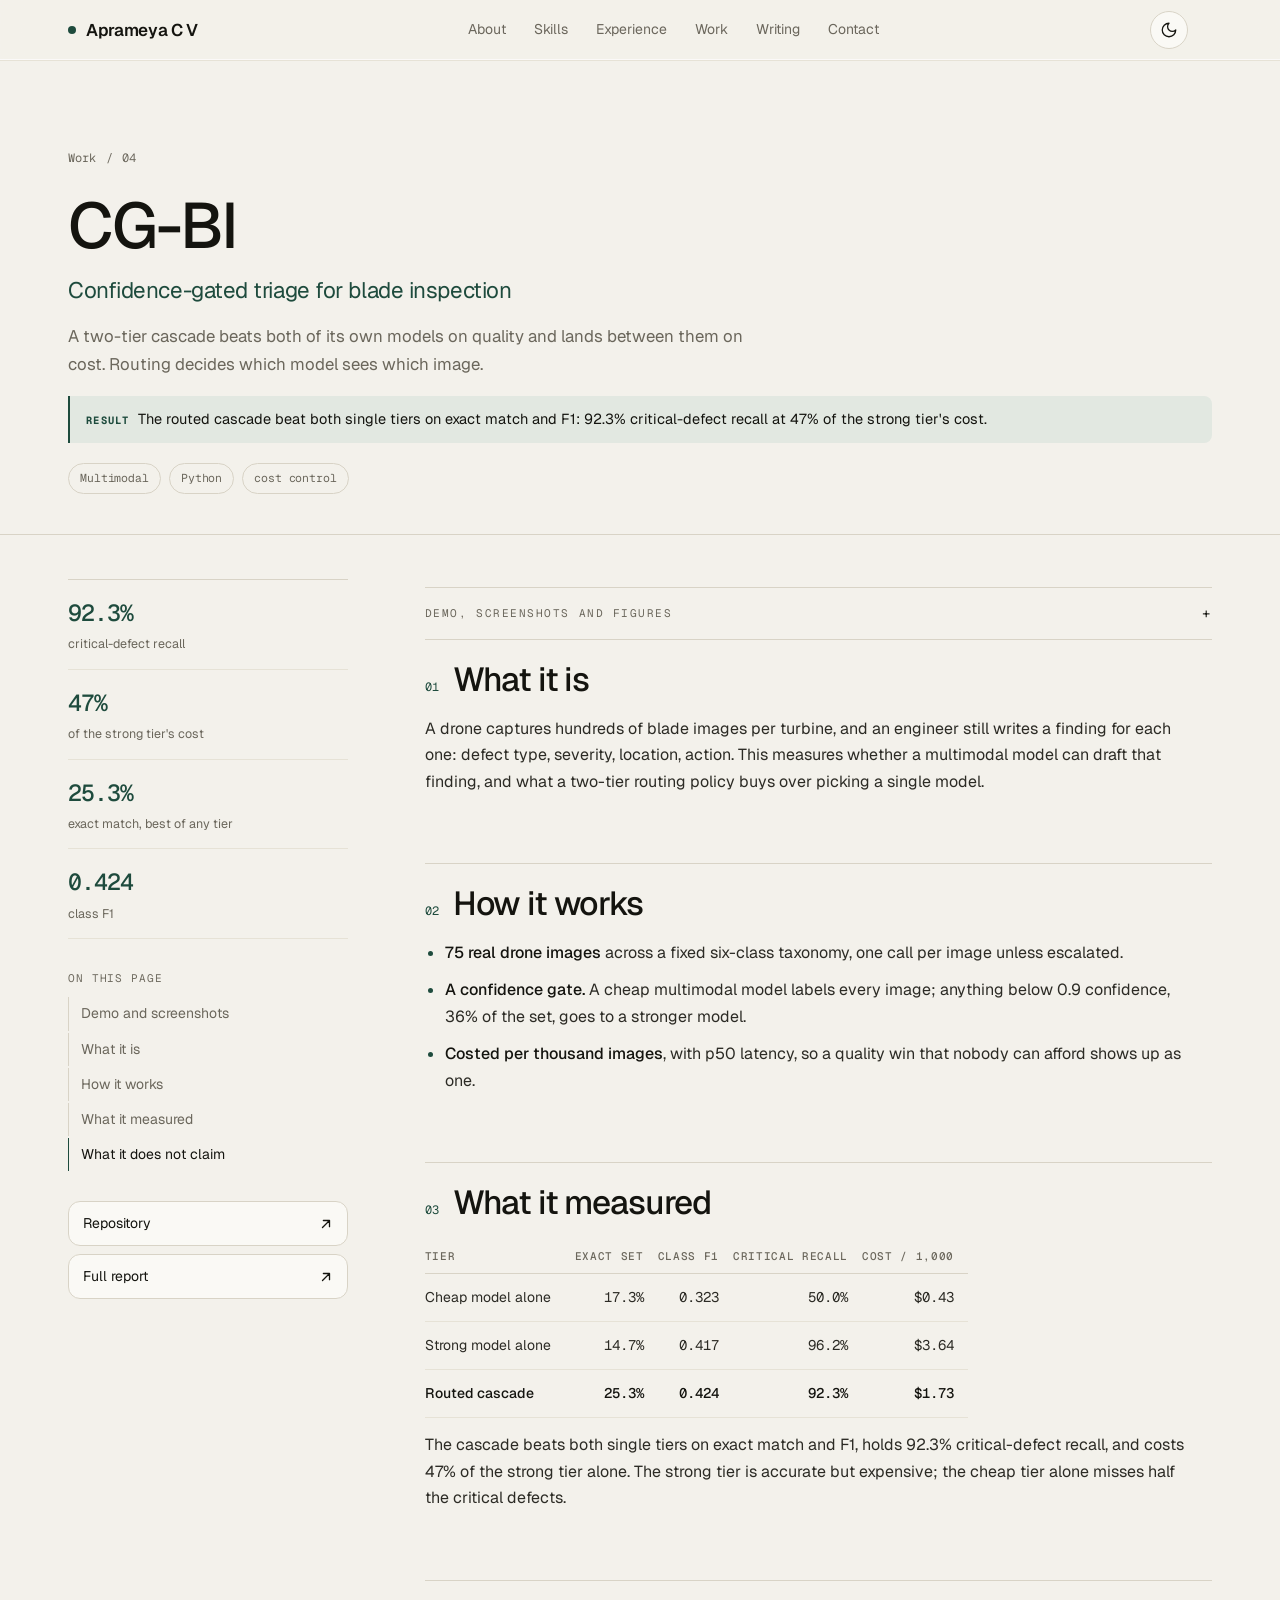
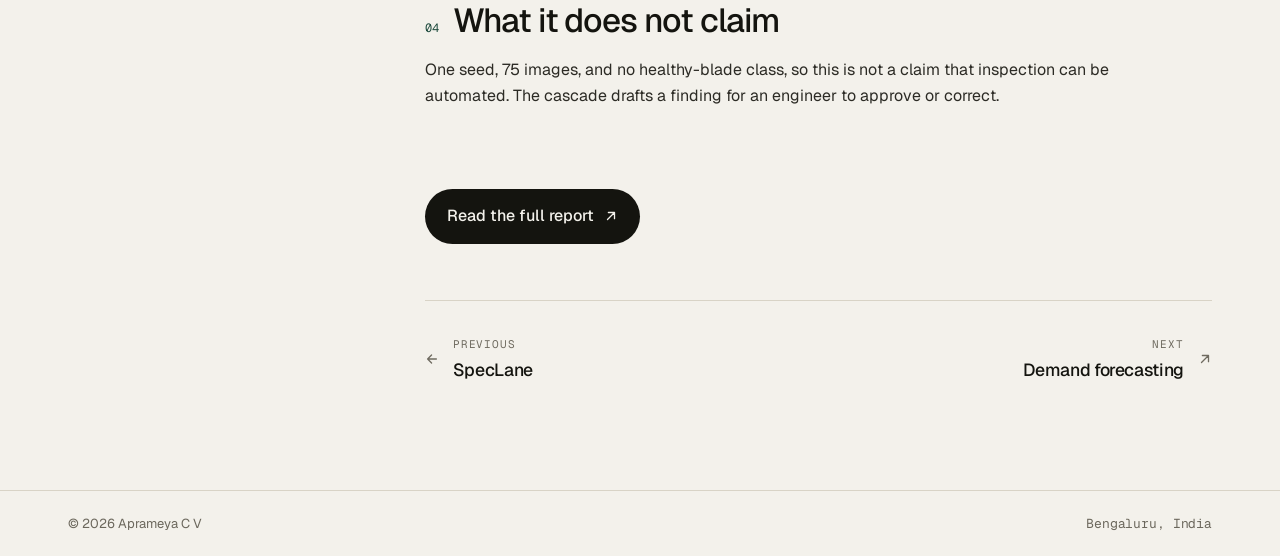
<file: work/cg-bi.html>
<!doctype html>
<html lang="en">
<head>
<meta charset="utf-8">
<meta name="viewport" content="width=device-width, initial-scale=1">
<title>CG-BI: Confidence-gated triage for blade inspection | Aprameya C V</title>
<meta name="description" content="A two-tier cascade beats both of its own models on quality and lands between them on cost. Routing decides which model sees which image.">
<meta name="theme-color" content="#f3f1eb">
<meta property="og:title" content="CG-BI: Confidence-gated triage for blade inspection | Aprameya C V">
<meta property="og:description" content="A two-tier cascade beats both of its own models on quality and lands between them on cost. Routing decides which model sees which image.">
<meta property="og:type" content="website">
<link rel="canonical" href="https://aprameyacv.com/work/cg-bi">
<meta property="og:url" content="https://aprameyacv.com/work/cg-bi">
<meta property="og:site_name" content="Aprameya C V">
<meta property="og:image" content="https://aprameyacv.com/assets/og.jpg">
<meta property="og:image:width" content="1200">
<meta property="og:image:height" content="630">
<meta name="twitter:card" content="summary_large_image">
<meta name="twitter:image" content="https://aprameyacv.com/assets/og.jpg">
<meta name="author" content="Aprameya C V">
<script type="application/ld+json">[{"@context":"https://schema.org","@type":"BreadcrumbList","itemListElement":[{"@type":"ListItem","position":1,"name":"Aprameya C V","item":"https://aprameyacv.com/"},{"@type":"ListItem","position":2,"name":"Work","item":"https://aprameyacv.com/#work"},{"@type":"ListItem","position":3,"name":"CG-BI","item":"https://aprameyacv.com/work/cg-bi"}]},{"@context":"https://schema.org","@type":"SoftwareSourceCode","name":"CG-BI: Confidence-gated triage for blade inspection","description":"A two-tier cascade beats both of its own models on quality and lands between them on cost. Routing decides which model sees which image.","url":"https://aprameyacv.com/work/cg-bi","codeRepository":"https://github.com/Aprameya-C-V/cg-bi","author":{"@type":"Person","name":"Aprameya C V","url":"https://aprameyacv.com/"},"programmingLanguage":"Python"}]</script>
<link rel="icon" href="../assets/favicon.svg" type="image/svg+xml">
<link rel="preconnect" href="https://fonts.googleapis.com">
<link rel="preconnect" href="https://fonts.gstatic.com" crossorigin>
<link href="https://fonts.googleapis.com/css2?family=Geist:wght@300;400;500;600&family=Geist+Mono:wght@400;500&display=swap" rel="stylesheet">
<script src="../assets/theme.js?v=4885fe9d"></script>
<link rel="stylesheet" href="../assets/site.css?v=7edcda43">
</head>
<body data-page="project">
<a class="skip" href="#main">Skip to content</a>
<div class="progress" aria-hidden="true"><i></i></div>
<header class="bar">
  <nav class="bar-in" aria-label="Primary">
    <a class="mark" href="../index.html"><span class="mark-dot"></span>Aprameya C V</a>
    <div class="links">
      <a href="/#about">About</a>
      <a href="/#skills">Skills</a>
      <a href="/#experience">Experience</a>
      <a href="/#work">Work</a>
      <a href="/#writing">Writing</a>
      <a href="/#contact">Contact</a>
    </div>
    <button class="theme-toggle" type="button" aria-pressed="false" aria-label="Switch to dark mode"><svg class="i-moon" viewBox="0 0 24 24" fill="none" stroke="currentColor" stroke-width="1.7" stroke-linecap="round" stroke-linejoin="round" aria-hidden="true"><path d="M12 3a6 6 0 0 0 9 9 9 9 0 1 1-9-9Z"/></svg><svg class="i-sun" viewBox="0 0 24 24" fill="none" stroke="currentColor" stroke-width="1.7" stroke-linecap="round" stroke-linejoin="round" aria-hidden="true"><circle cx="12" cy="12" r="4"/><path d="M12 2v2M12 20v2M4.9 4.9l1.4 1.4M17.7 17.7l1.4 1.4M2 12h2M20 12h2M4.9 19.1l1.4-1.4M17.7 6.3l1.4-1.4"/></svg></button>
  </nav>
</header>
<main id="main">

<header class="phead">
  <div class="wrap">
    <p class="crumb mono"><a href="/#work">Work</a><span>/</span>04</p>
    <h1>CG-BI</h1>
    <p class="ptag">Confidence-gated triage for blade inspection</p>
    <p class="psub">A two-tier cascade beats both of its own models on quality and lands between them on cost. Routing decides which model sees which image.</p>
    <p class="pres"><b>Result</b>The routed cascade beat both single tiers on exact match and F1: 92.3% critical-defect recall at 47% of the strong tier's cost.</p>
    <div class="ptags"><span class="tag mono">Multimodal</span><span class="tag mono">Python</span><span class="tag mono">cost control</span></div>
  </div>
</header>

<div class="wrap pgrid">
  <aside class="prail">
    <div class="prail-in">
      <div class="pstats"><div class="pstat"><b class="mono">92.3%</b><span>critical-defect recall</span></div><div class="pstat"><b class="mono">47%</b><span>of the strong tier's cost</span></div><div class="pstat"><b class="mono">25.3%</b><span>exact match, best of any tier</span></div><div class="pstat"><b class="mono">0.424</b><span>class F1</span></div></div>
      <nav class="toc" aria-label="On this page"><span class="mono">On this page</span><a href="#shots">Demo and screenshots</a><a href="#s0">What it is</a><a href="#s1">How it works</a><a href="#s2">What it measured</a><a href="#s3">What it does not claim</a></nav>
      <div class="rlinks"><a class="rlink" href="https://github.com/Aprameya-C-V/cg-bi" target="_blank" rel="noreferrer">Repository <svg class="ico" viewBox="0 0 16 16" width="14" height="14" aria-hidden="true"><path d="M5 4h7v7M12 4 4 12" fill="none" stroke="currentColor" stroke-width="1.5" stroke-linecap="round" stroke-linejoin="round"/></svg></a><a class="rlink" href="../reports/cg-bi/index.html">Full report <svg class="ico" viewBox="0 0 16 16" width="14" height="14" aria-hidden="true"><path d="M5 4h7v7M12 4 4 12" fill="none" stroke="currentColor" stroke-width="1.5" stroke-linecap="round" stroke-linejoin="round"/></svg></a></div>
    </div>
  </aside>
  <article class="pbody">
<details class="acc" id="shots"><summary>Demo, screenshots and figures</summary><div class="acc-body"><div class="shots"><figure class="shot lead vid"><div class="frame"><span class="dots"><i></i><i></i><i></i></span><span class="url mono">27 s demo &middot; source, terminal, live page</span></div><div class="vwrap"><video controls muted loop playsinline preload="metadata" poster="../assets/video/cg-bi.jpg" aria-label="Screen demo of the cg-bi project: the source code, a real terminal run and the live report"><source src="../assets/video/cg-bi.mp4" type="video/mp4"></video></div><figcaption>A walkthrough of the project: the source code, a terminal run and the live page.</figcaption></figure><figure class="shot"><div class="frame"><span class="dots"><i></i><i></i><i></i></span><span class="url mono">aprameyacv.com/reports/cg-bi/report.html</span></div><a href="../reports/cg-bi/report.html" aria-label="Open the full report"><img src="../assets/shots/cg-bi-report.jpg" width="1440" height="1500" alt="Screenshot of the CG-BI report with the results-by-tier table and charts" loading="eager" decoding="async"></a><figcaption>Study report: results by tier and the business problem.</figcaption></figure><figure class="shot"><a href="../reports/cg-bi/report.html" aria-label="Open the full report"><img src="../assets/shots/cg-bi-cascade.jpg" width="1088" height="544" alt="Chart of the cascade frontier for the CG-BI routing policy" loading="lazy" decoding="async"></a><figcaption>Cascade frontier: quality and cost as the confidence threshold moves.</figcaption></figure><figure class="shot"><a href="../reports/cg-bi/report.html" aria-label="Open the full report"><img src="../assets/shots/cg-bi-examples.jpg" width="1040" height="1320" alt="Annotated drone photographs of wind turbine blade defects with model findings" loading="lazy" decoding="async"></a><figcaption>Annotated cases from the 75-image evaluation set.</figcaption></figure></div></div></details>
<section class="pblock reveal" id="s0"><h2><span class="mono">01</span>What it is</h2><div class="prose"><p>A drone captures hundreds of blade images per turbine, and an engineer still writes a finding for each one: defect type, severity, location, action. This measures whether a multimodal model can draft that finding, and what a two-tier routing policy buys over picking a single model.</p></div></section>
<section class="pblock reveal" id="s1"><h2><span class="mono">02</span>How it works</h2><div class="prose"><ul>
<li><strong>75 real drone images</strong> across a fixed six-class taxonomy, one call per image unless escalated.</li>
<li><strong>A confidence gate.</strong> A cheap multimodal model labels every image; anything below 0.9 confidence, 36% of the set, goes to a stronger model.</li>
<li><strong>Costed per thousand images</strong>, with p50 latency, so a quality win that nobody can afford shows up as one.</li>
</ul></div></section>
<section class="pblock reveal" id="s2"><h2><span class="mono">03</span>What it measured</h2><div class="prose"><table>
<thead><tr><th>Tier</th><th class="num">Exact set</th><th class="num">Class F1</th><th class="num">Critical recall</th><th class="num">Cost / 1,000</th></tr></thead>
<tbody>
<tr><td>Cheap model alone</td><td class="num">17.3%</td><td class="num">0.323</td><td class="num">50.0%</td><td class="num">$0.43</td></tr>
<tr><td>Strong model alone</td><td class="num">14.7%</td><td class="num">0.417</td><td class="num">96.2%</td><td class="num">$3.64</td></tr>
<tr><td><strong>Routed cascade</strong></td><td class="num"><strong>25.3%</strong></td><td class="num"><strong>0.424</strong></td><td class="num"><strong>92.3%</strong></td><td class="num"><strong>$1.73</strong></td></tr>
</tbody>
</table>
<p style="margin-top:14px">The cascade beats both single tiers on exact match and F1, holds 92.3% critical-defect recall, and costs 47% of the strong tier alone. The strong tier is accurate but expensive; the cheap tier alone misses half the critical defects.</p></div></section>
<section class="pblock reveal" id="s3"><h2><span class="mono">04</span>What it does not claim</h2><div class="prose"><p>One seed, 75 images, and no healthy-blade class, so this is not a claim that inspection can be automated. The cascade drafts a finding for an engineer to approve or correct.</p></div></section>
    <div class="pend reveal">
      <a class="report-cta" href="../reports/cg-bi/index.html">Read the full report <svg class="ico" viewBox="0 0 16 16" width="14" height="14" aria-hidden="true"><path d="M5 4h7v7M12 4 4 12" fill="none" stroke="currentColor" stroke-width="1.5" stroke-linecap="round" stroke-linejoin="round"/></svg></a>
      <div class="pnav">
        <a href="../work/speclane.html"><svg class="ico" viewBox="0 0 16 16" width="14" height="14" aria-hidden="true"><path d="M13 8H3M7.5 3.5 3 8l4.5 4.5" fill="none" stroke="currentColor" stroke-width="1.5" stroke-linecap="round" stroke-linejoin="round"/></svg><span><i class="mono">Previous</i>SpecLane</span></a>
        <a class="r" href="../work/demand-forecasting.html"><span><i class="mono">Next</i>Demand forecasting</span><svg class="ico" viewBox="0 0 16 16" width="14" height="14" aria-hidden="true"><path d="M5 4h7v7M12 4 4 12" fill="none" stroke="currentColor" stroke-width="1.5" stroke-linecap="round" stroke-linejoin="round"/></svg></a>
      </div>
    </div>
  </article>
</div>
</main>
<footer class="foot">
  <div class="wrap foot-in">
    <span>&copy; <span data-year>2026</span> Aprameya C V</span>
    <span class="mono">Bengaluru, India</span>
  </div>
</footer>
<div class="toast" role="status" aria-live="polite">Email copied</div>
<script src="../assets/site.js?v=533f427f" defer></script>
</body>
</html>
</file>
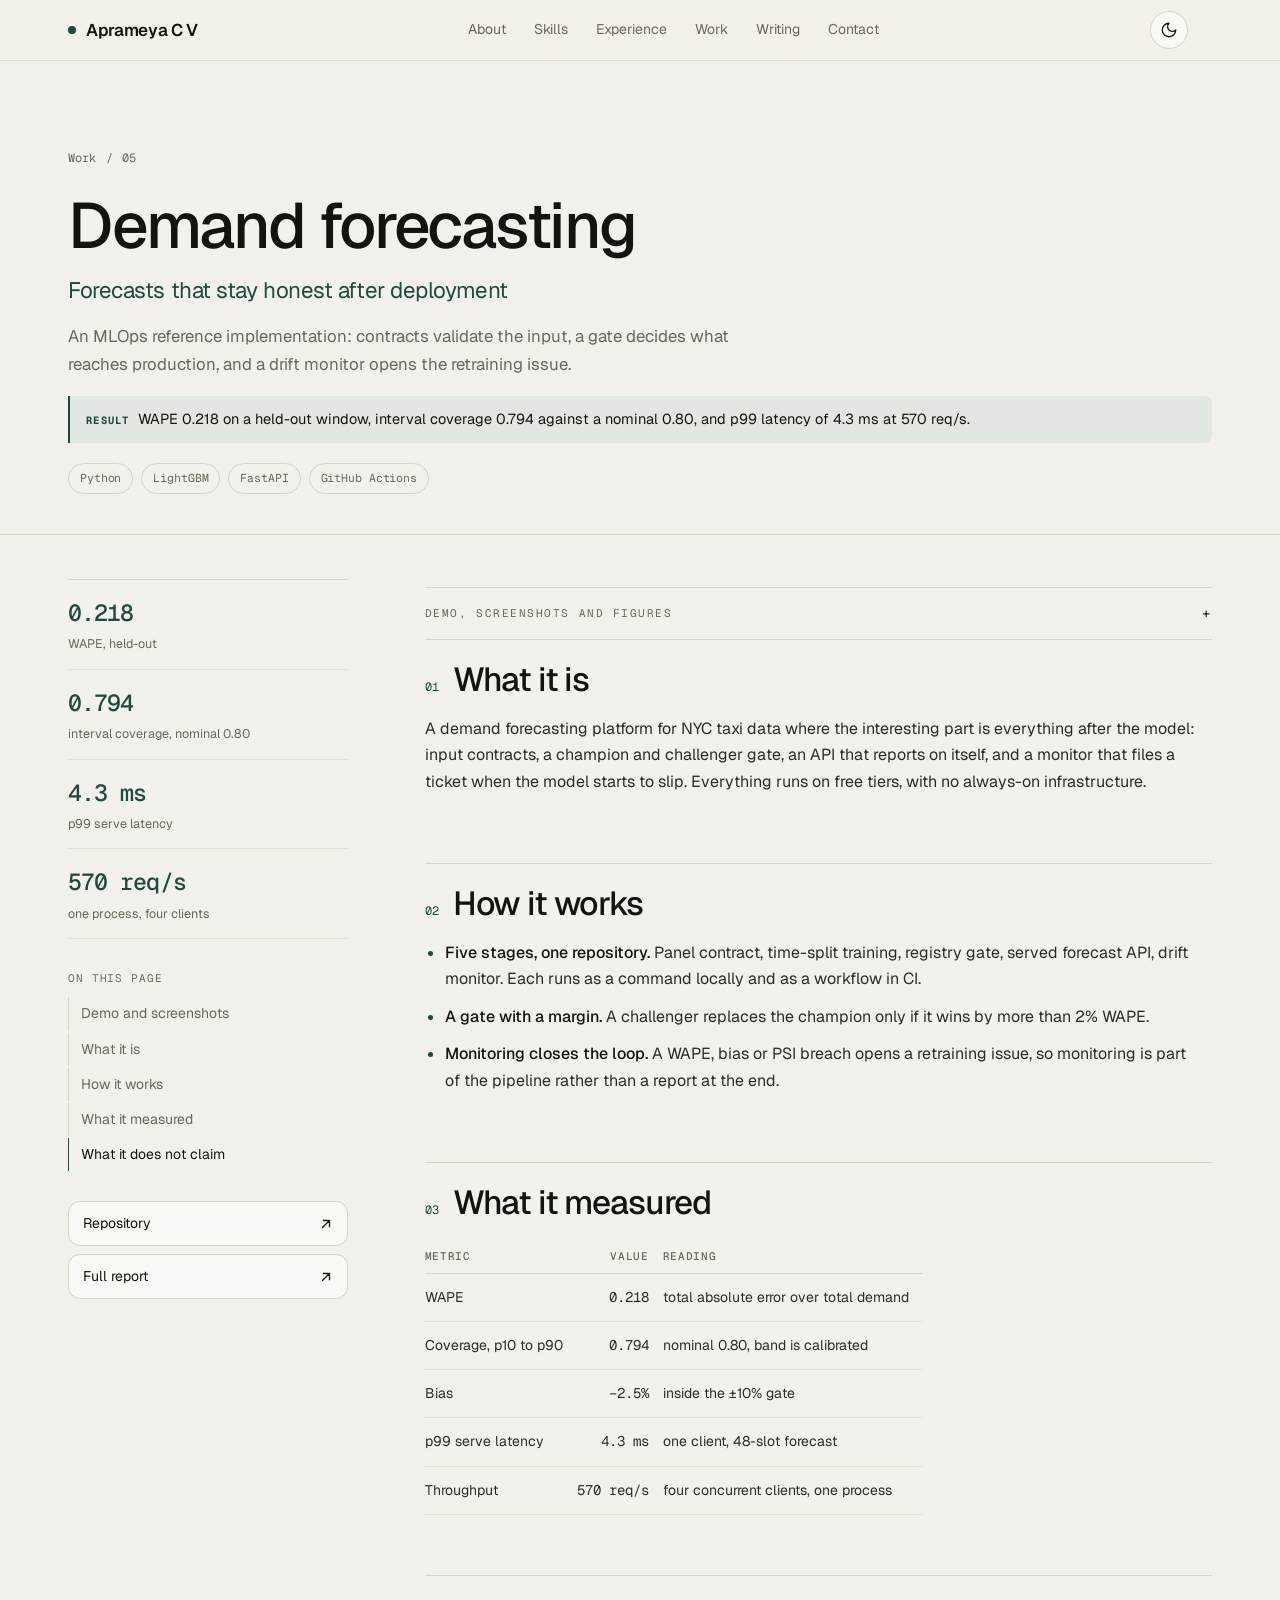
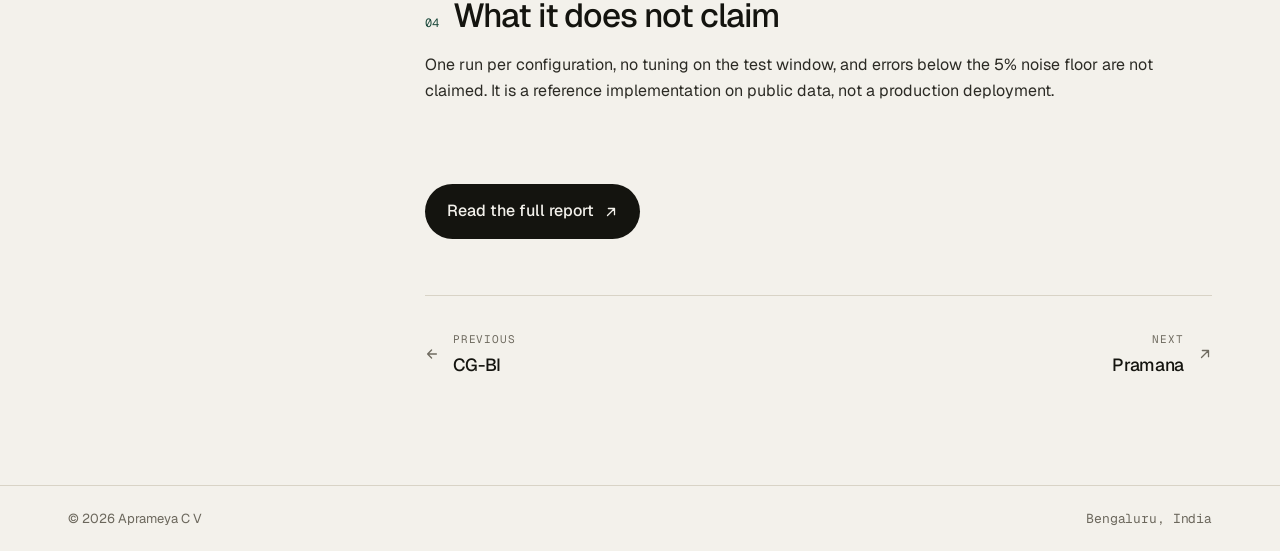
<file: work/demand-forecasting.html>
<!doctype html>
<html lang="en">
<head>
<meta charset="utf-8">
<meta name="viewport" content="width=device-width, initial-scale=1">
<title>Demand forecasting: Forecasts that stay honest after deployment | Aprameya C V</title>
<meta name="description" content="An MLOps reference implementation: contracts validate the input, a gate decides what reaches production, and a drift monitor opens the retraining issue.">
<meta name="theme-color" content="#f3f1eb">
<meta property="og:title" content="Demand forecasting: Forecasts that stay honest after deployment | Aprameya C V">
<meta property="og:description" content="An MLOps reference implementation: contracts validate the input, a gate decides what reaches production, and a drift monitor opens the retraining issue.">
<meta property="og:type" content="website">
<link rel="canonical" href="https://aprameyacv.com/work/demand-forecasting">
<meta property="og:url" content="https://aprameyacv.com/work/demand-forecasting">
<meta property="og:site_name" content="Aprameya C V">
<meta property="og:image" content="https://aprameyacv.com/assets/og.jpg">
<meta property="og:image:width" content="1200">
<meta property="og:image:height" content="630">
<meta name="twitter:card" content="summary_large_image">
<meta name="twitter:image" content="https://aprameyacv.com/assets/og.jpg">
<meta name="author" content="Aprameya C V">
<script type="application/ld+json">[{"@context":"https://schema.org","@type":"BreadcrumbList","itemListElement":[{"@type":"ListItem","position":1,"name":"Aprameya C V","item":"https://aprameyacv.com/"},{"@type":"ListItem","position":2,"name":"Work","item":"https://aprameyacv.com/#work"},{"@type":"ListItem","position":3,"name":"Demand forecasting","item":"https://aprameyacv.com/work/demand-forecasting"}]},{"@context":"https://schema.org","@type":"SoftwareSourceCode","name":"Demand forecasting: Forecasts that stay honest after deployment","description":"An MLOps reference implementation: contracts validate the input, a gate decides what reaches production, and a drift monitor opens the retraining issue.","url":"https://aprameyacv.com/work/demand-forecasting","codeRepository":"https://github.com/Aprameya-C-V/demand-forecasting-platform","author":{"@type":"Person","name":"Aprameya C V","url":"https://aprameyacv.com/"},"programmingLanguage":"Python"}]</script>
<link rel="icon" href="../assets/favicon.svg" type="image/svg+xml">
<link rel="preconnect" href="https://fonts.googleapis.com">
<link rel="preconnect" href="https://fonts.gstatic.com" crossorigin>
<link href="https://fonts.googleapis.com/css2?family=Geist:wght@300;400;500;600&family=Geist+Mono:wght@400;500&display=swap" rel="stylesheet">
<script src="../assets/theme.js?v=4885fe9d"></script>
<link rel="stylesheet" href="../assets/site.css?v=7edcda43">
</head>
<body data-page="project">
<a class="skip" href="#main">Skip to content</a>
<div class="progress" aria-hidden="true"><i></i></div>
<header class="bar">
  <nav class="bar-in" aria-label="Primary">
    <a class="mark" href="../index.html"><span class="mark-dot"></span>Aprameya C V</a>
    <div class="links">
      <a href="/#about">About</a>
      <a href="/#skills">Skills</a>
      <a href="/#experience">Experience</a>
      <a href="/#work">Work</a>
      <a href="/#writing">Writing</a>
      <a href="/#contact">Contact</a>
    </div>
    <button class="theme-toggle" type="button" aria-pressed="false" aria-label="Switch to dark mode"><svg class="i-moon" viewBox="0 0 24 24" fill="none" stroke="currentColor" stroke-width="1.7" stroke-linecap="round" stroke-linejoin="round" aria-hidden="true"><path d="M12 3a6 6 0 0 0 9 9 9 9 0 1 1-9-9Z"/></svg><svg class="i-sun" viewBox="0 0 24 24" fill="none" stroke="currentColor" stroke-width="1.7" stroke-linecap="round" stroke-linejoin="round" aria-hidden="true"><circle cx="12" cy="12" r="4"/><path d="M12 2v2M12 20v2M4.9 4.9l1.4 1.4M17.7 17.7l1.4 1.4M2 12h2M20 12h2M4.9 19.1l1.4-1.4M17.7 6.3l1.4-1.4"/></svg></button>
  </nav>
</header>
<main id="main">

<header class="phead">
  <div class="wrap">
    <p class="crumb mono"><a href="/#work">Work</a><span>/</span>05</p>
    <h1>Demand forecasting</h1>
    <p class="ptag">Forecasts that stay honest after deployment</p>
    <p class="psub">An MLOps reference implementation: contracts validate the input, a gate decides what reaches production, and a drift monitor opens the retraining issue.</p>
    <p class="pres"><b>Result</b>WAPE 0.218 on a held-out window, interval coverage 0.794 against a nominal 0.80, and p99 latency of 4.3 ms at 570 req/s.</p>
    <div class="ptags"><span class="tag mono">Python</span><span class="tag mono">LightGBM</span><span class="tag mono">FastAPI</span><span class="tag mono">GitHub Actions</span></div>
  </div>
</header>

<div class="wrap pgrid">
  <aside class="prail">
    <div class="prail-in">
      <div class="pstats"><div class="pstat"><b class="mono">0.218</b><span>WAPE, held-out</span></div><div class="pstat"><b class="mono">0.794</b><span>interval coverage, nominal 0.80</span></div><div class="pstat"><b class="mono">4.3 ms</b><span>p99 serve latency</span></div><div class="pstat"><b class="mono">570 req/s</b><span>one process, four clients</span></div></div>
      <nav class="toc" aria-label="On this page"><span class="mono">On this page</span><a href="#shots">Demo and screenshots</a><a href="#s0">What it is</a><a href="#s1">How it works</a><a href="#s2">What it measured</a><a href="#s3">What it does not claim</a></nav>
      <div class="rlinks"><a class="rlink" href="https://github.com/Aprameya-C-V/demand-forecasting-platform" target="_blank" rel="noreferrer">Repository <svg class="ico" viewBox="0 0 16 16" width="14" height="14" aria-hidden="true"><path d="M5 4h7v7M12 4 4 12" fill="none" stroke="currentColor" stroke-width="1.5" stroke-linecap="round" stroke-linejoin="round"/></svg></a><a class="rlink" href="../reports/demand-forecasting/index.html">Full report <svg class="ico" viewBox="0 0 16 16" width="14" height="14" aria-hidden="true"><path d="M5 4h7v7M12 4 4 12" fill="none" stroke="currentColor" stroke-width="1.5" stroke-linecap="round" stroke-linejoin="round"/></svg></a></div>
    </div>
  </aside>
  <article class="pbody">
<details class="acc" id="shots"><summary>Demo, screenshots and figures</summary><div class="acc-body"><div class="shots"><figure class="shot lead vid"><div class="frame"><span class="dots"><i></i><i></i><i></i></span><span class="url mono">27 s demo &middot; source, terminal, live page</span></div><div class="vwrap"><video controls muted loop playsinline preload="metadata" poster="../assets/video/demand-forecasting.jpg" aria-label="Screen demo of the demand-forecasting project: the source code, a real terminal run and the live report"><source src="../assets/video/demand-forecasting.mp4" type="video/mp4"></video></div><figcaption>A walkthrough of the project: the source code, a terminal run and the live page.</figcaption></figure><figure class="shot"><div class="frame"><span class="dots"><i></i><i></i><i></i></span><span class="url mono">aprameyacv.com/reports/demand-forecasting/</span></div><a href="../reports/demand-forecasting/index.html" aria-label="Open the full report"><img src="../assets/shots/demand-overview.jpg" width="1440" height="2500" alt="Screenshot of the demand forecasting platform overview" loading="eager" decoding="async"></a><figcaption>Project overview page generated from the repository.</figcaption></figure><figure class="shot"><a href="../reports/demand-forecasting/dashboard/index.html" aria-label="Open the full report"><img src="../assets/shots/demand-dashboard.jpg" width="1440" height="1900" alt="Screenshot of the demand forecasting monitoring dashboard" loading="lazy" decoding="async"></a><figcaption>Monitoring dashboard: forecast error, bias and drift.</figcaption></figure></div></div></details>
<section class="pblock reveal" id="s0"><h2><span class="mono">01</span>What it is</h2><div class="prose"><p>A demand forecasting platform for NYC taxi data where the interesting part is everything after the model: input contracts, a champion and challenger gate, an API that reports on itself, and a monitor that files a ticket when the model starts to slip. Everything runs on free tiers, with no always-on infrastructure.</p></div></section>
<section class="pblock reveal" id="s1"><h2><span class="mono">02</span>How it works</h2><div class="prose"><ul>
<li><strong>Five stages, one repository.</strong> Panel contract, time-split training, registry gate, served forecast API, drift monitor. Each runs as a command locally and as a workflow in CI.</li>
<li><strong>A gate with a margin.</strong> A challenger replaces the champion only if it wins by more than 2% WAPE.</li>
<li><strong>Monitoring closes the loop.</strong> A WAPE, bias or PSI breach opens a retraining issue, so monitoring is part of the pipeline rather than a report at the end.</li>
</ul></div></section>
<section class="pblock reveal" id="s2"><h2><span class="mono">03</span>What it measured</h2><div class="prose"><table>
<thead><tr><th>Metric</th><th class="num">Value</th><th>Reading</th></tr></thead>
<tbody>
<tr><td>WAPE</td><td class="num">0.218</td><td>total absolute error over total demand</td></tr>
<tr><td>Coverage, p10 to p90</td><td class="num">0.794</td><td>nominal 0.80, band is calibrated</td></tr>
<tr><td>Bias</td><td class="num">&minus;2.5%</td><td>inside the &plusmn;10% gate</td></tr>
<tr><td>p99 serve latency</td><td class="num">4.3 ms</td><td>one client, 48-slot forecast</td></tr>
<tr><td>Throughput</td><td class="num">570 req/s</td><td>four concurrent clients, one process</td></tr>
</tbody>
</table></div></section>
<section class="pblock reveal" id="s3"><h2><span class="mono">04</span>What it does not claim</h2><div class="prose"><p>One run per configuration, no tuning on the test window, and errors below the 5% noise floor are not claimed. It is a reference implementation on public data, not a production deployment.</p></div></section>
    <div class="pend reveal">
      <a class="report-cta" href="../reports/demand-forecasting/index.html">Read the full report <svg class="ico" viewBox="0 0 16 16" width="14" height="14" aria-hidden="true"><path d="M5 4h7v7M12 4 4 12" fill="none" stroke="currentColor" stroke-width="1.5" stroke-linecap="round" stroke-linejoin="round"/></svg></a>
      <div class="pnav">
        <a href="../work/cg-bi.html"><svg class="ico" viewBox="0 0 16 16" width="14" height="14" aria-hidden="true"><path d="M13 8H3M7.5 3.5 3 8l4.5 4.5" fill="none" stroke="currentColor" stroke-width="1.5" stroke-linecap="round" stroke-linejoin="round"/></svg><span><i class="mono">Previous</i>CG-BI</span></a>
        <a class="r" href="../work/pramana.html"><span><i class="mono">Next</i>Pramana</span><svg class="ico" viewBox="0 0 16 16" width="14" height="14" aria-hidden="true"><path d="M5 4h7v7M12 4 4 12" fill="none" stroke="currentColor" stroke-width="1.5" stroke-linecap="round" stroke-linejoin="round"/></svg></a>
      </div>
    </div>
  </article>
</div>
</main>
<footer class="foot">
  <div class="wrap foot-in">
    <span>&copy; <span data-year>2026</span> Aprameya C V</span>
    <span class="mono">Bengaluru, India</span>
  </div>
</footer>
<div class="toast" role="status" aria-live="polite">Email copied</div>
<script src="../assets/site.js?v=533f427f" defer></script>
</body>
</html>
</file>
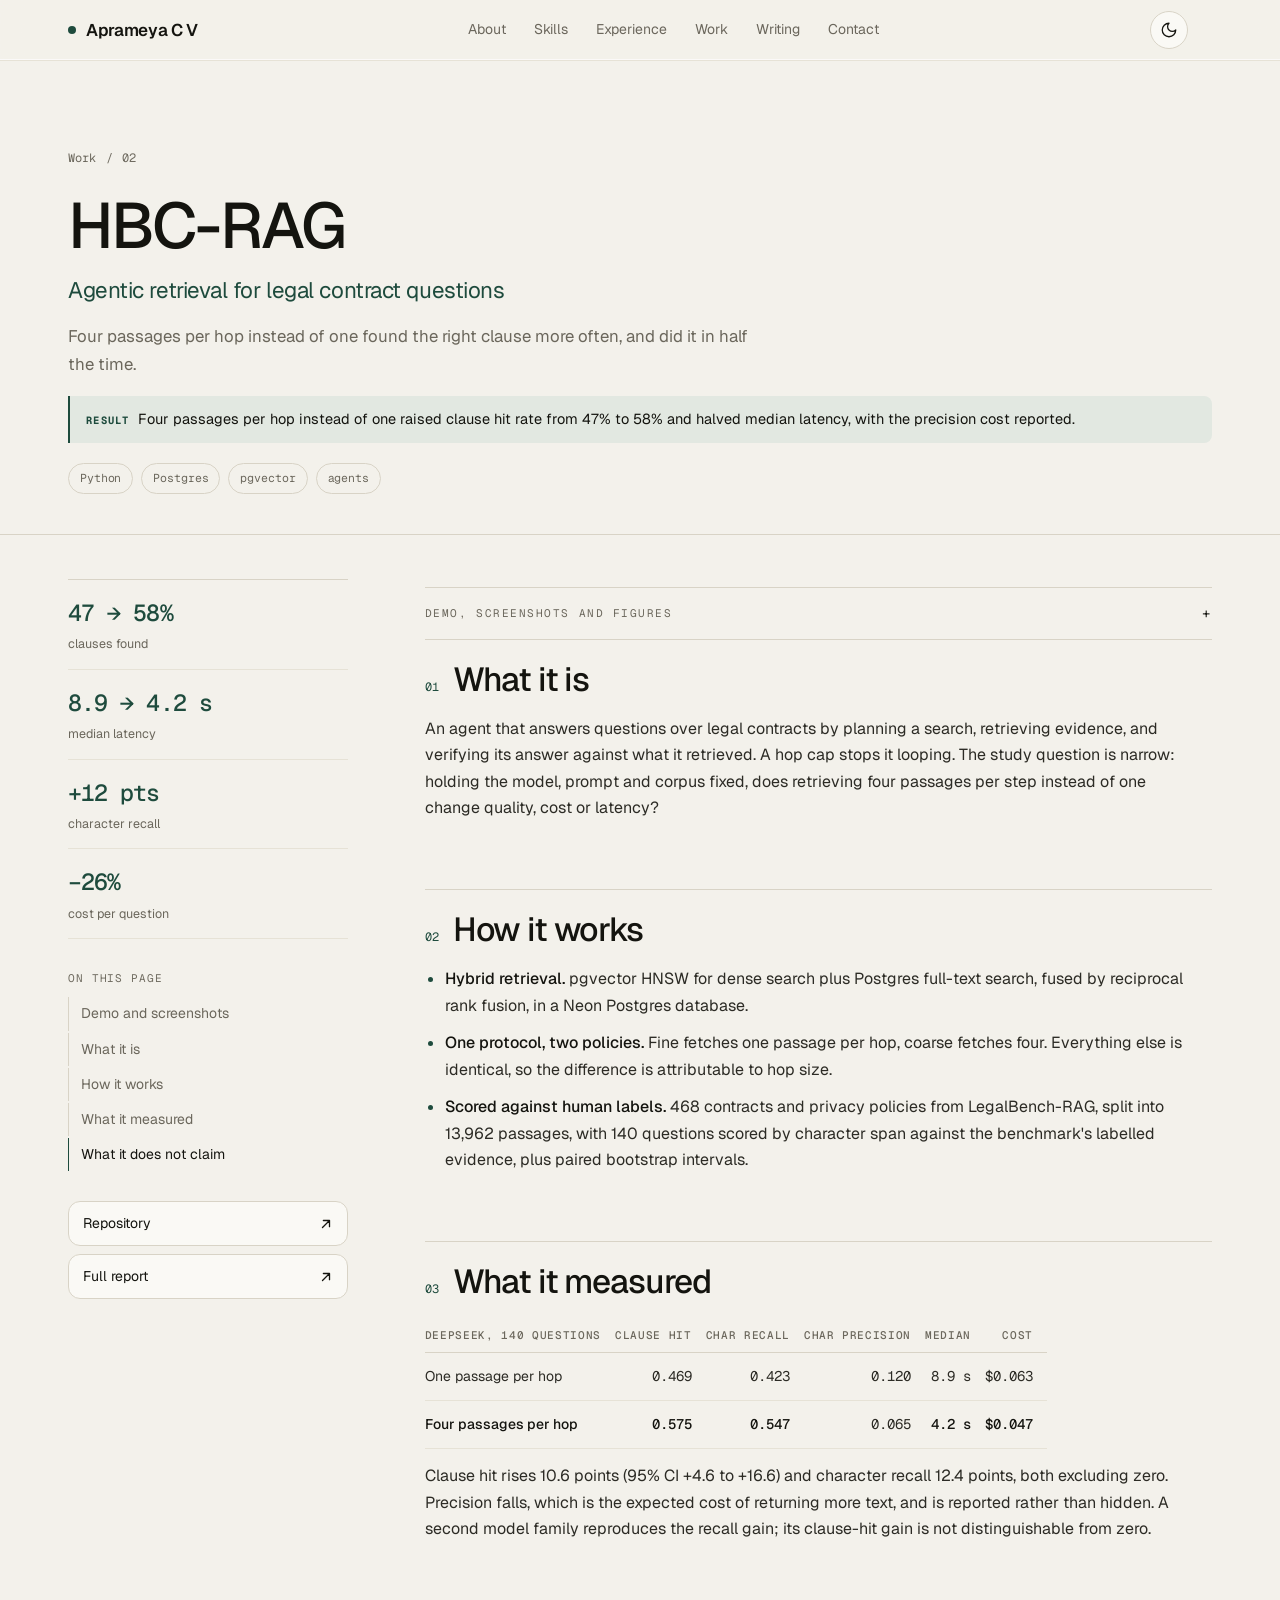
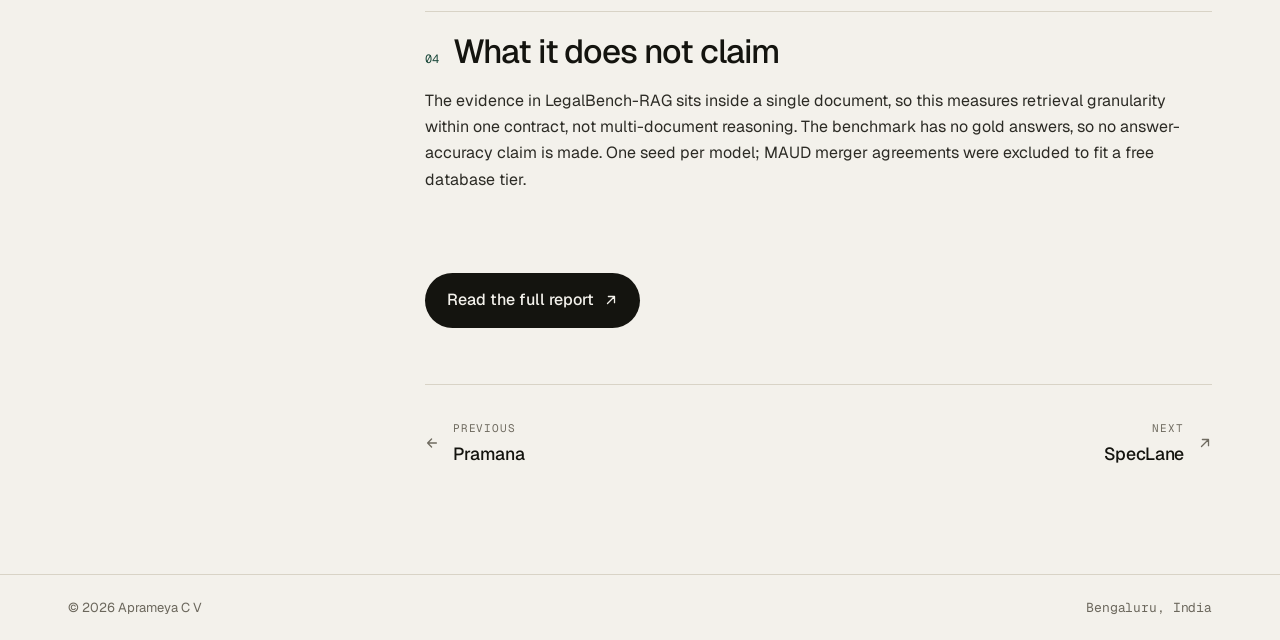
<file: work/hbc-rag.html>
<!doctype html>
<html lang="en">
<head>
<meta charset="utf-8">
<meta name="viewport" content="width=device-width, initial-scale=1">
<title>HBC-RAG: Agentic retrieval for legal contract questions | Aprameya C V</title>
<meta name="description" content="Four passages per hop instead of one found the right clause more often, and did it in half the time.">
<meta name="theme-color" content="#f3f1eb">
<meta property="og:title" content="HBC-RAG: Agentic retrieval for legal contract questions | Aprameya C V">
<meta property="og:description" content="Four passages per hop instead of one found the right clause more often, and did it in half the time.">
<meta property="og:type" content="website">
<link rel="canonical" href="https://aprameyacv.com/work/hbc-rag">
<meta property="og:url" content="https://aprameyacv.com/work/hbc-rag">
<meta property="og:site_name" content="Aprameya C V">
<meta property="og:image" content="https://aprameyacv.com/assets/og.jpg">
<meta property="og:image:width" content="1200">
<meta property="og:image:height" content="630">
<meta name="twitter:card" content="summary_large_image">
<meta name="twitter:image" content="https://aprameyacv.com/assets/og.jpg">
<meta name="author" content="Aprameya C V">
<script type="application/ld+json">[{"@context":"https://schema.org","@type":"BreadcrumbList","itemListElement":[{"@type":"ListItem","position":1,"name":"Aprameya C V","item":"https://aprameyacv.com/"},{"@type":"ListItem","position":2,"name":"Work","item":"https://aprameyacv.com/#work"},{"@type":"ListItem","position":3,"name":"HBC-RAG","item":"https://aprameyacv.com/work/hbc-rag"}]},{"@context":"https://schema.org","@type":"SoftwareSourceCode","name":"HBC-RAG: Agentic retrieval for legal contract questions","description":"Four passages per hop instead of one found the right clause more often, and did it in half the time.","url":"https://aprameyacv.com/work/hbc-rag","codeRepository":"https://github.com/Aprameya-C-V/hbc-rag","author":{"@type":"Person","name":"Aprameya C V","url":"https://aprameyacv.com/"},"programmingLanguage":"Python"}]</script>
<link rel="icon" href="../assets/favicon.svg" type="image/svg+xml">
<link rel="preconnect" href="https://fonts.googleapis.com">
<link rel="preconnect" href="https://fonts.gstatic.com" crossorigin>
<link href="https://fonts.googleapis.com/css2?family=Geist:wght@300;400;500;600&family=Geist+Mono:wght@400;500&display=swap" rel="stylesheet">
<script src="../assets/theme.js?v=4885fe9d"></script>
<link rel="stylesheet" href="../assets/site.css?v=7edcda43">
</head>
<body data-page="project">
<a class="skip" href="#main">Skip to content</a>
<div class="progress" aria-hidden="true"><i></i></div>
<header class="bar">
  <nav class="bar-in" aria-label="Primary">
    <a class="mark" href="../index.html"><span class="mark-dot"></span>Aprameya C V</a>
    <div class="links">
      <a href="/#about">About</a>
      <a href="/#skills">Skills</a>
      <a href="/#experience">Experience</a>
      <a href="/#work">Work</a>
      <a href="/#writing">Writing</a>
      <a href="/#contact">Contact</a>
    </div>
    <button class="theme-toggle" type="button" aria-pressed="false" aria-label="Switch to dark mode"><svg class="i-moon" viewBox="0 0 24 24" fill="none" stroke="currentColor" stroke-width="1.7" stroke-linecap="round" stroke-linejoin="round" aria-hidden="true"><path d="M12 3a6 6 0 0 0 9 9 9 9 0 1 1-9-9Z"/></svg><svg class="i-sun" viewBox="0 0 24 24" fill="none" stroke="currentColor" stroke-width="1.7" stroke-linecap="round" stroke-linejoin="round" aria-hidden="true"><circle cx="12" cy="12" r="4"/><path d="M12 2v2M12 20v2M4.9 4.9l1.4 1.4M17.7 17.7l1.4 1.4M2 12h2M20 12h2M4.9 19.1l1.4-1.4M17.7 6.3l1.4-1.4"/></svg></button>
  </nav>
</header>
<main id="main">

<header class="phead">
  <div class="wrap">
    <p class="crumb mono"><a href="/#work">Work</a><span>/</span>02</p>
    <h1>HBC-RAG</h1>
    <p class="ptag">Agentic retrieval for legal contract questions</p>
    <p class="psub">Four passages per hop instead of one found the right clause more often, and did it in half the time.</p>
    <p class="pres"><b>Result</b>Four passages per hop instead of one raised clause hit rate from 47% to 58% and halved median latency, with the precision cost reported.</p>
    <div class="ptags"><span class="tag mono">Python</span><span class="tag mono">Postgres</span><span class="tag mono">pgvector</span><span class="tag mono">agents</span></div>
  </div>
</header>

<div class="wrap pgrid">
  <aside class="prail">
    <div class="prail-in">
      <div class="pstats"><div class="pstat"><b class="mono">47 &rarr; 58%</b><span>clauses found</span></div><div class="pstat"><b class="mono">8.9 &rarr; 4.2 s</b><span>median latency</span></div><div class="pstat"><b class="mono">+12 pts</b><span>character recall</span></div><div class="pstat"><b class="mono">&minus;26%</b><span>cost per question</span></div></div>
      <nav class="toc" aria-label="On this page"><span class="mono">On this page</span><a href="#shots">Demo and screenshots</a><a href="#s0">What it is</a><a href="#s1">How it works</a><a href="#s2">What it measured</a><a href="#s3">What it does not claim</a></nav>
      <div class="rlinks"><a class="rlink" href="https://github.com/Aprameya-C-V/hbc-rag" target="_blank" rel="noreferrer">Repository <svg class="ico" viewBox="0 0 16 16" width="14" height="14" aria-hidden="true"><path d="M5 4h7v7M12 4 4 12" fill="none" stroke="currentColor" stroke-width="1.5" stroke-linecap="round" stroke-linejoin="round"/></svg></a><a class="rlink" href="../reports/hbc-rag/index.html">Full report <svg class="ico" viewBox="0 0 16 16" width="14" height="14" aria-hidden="true"><path d="M5 4h7v7M12 4 4 12" fill="none" stroke="currentColor" stroke-width="1.5" stroke-linecap="round" stroke-linejoin="round"/></svg></a></div>
    </div>
  </aside>
  <article class="pbody">
<details class="acc" id="shots"><summary>Demo, screenshots and figures</summary><div class="acc-body"><div class="shots"><figure class="shot lead vid"><div class="frame"><span class="dots"><i></i><i></i><i></i></span><span class="url mono">27 s demo &middot; source, terminal, live page</span></div><div class="vwrap"><video controls muted loop playsinline preload="metadata" poster="../assets/video/hbc-rag.jpg" aria-label="Screen demo of the hbc-rag project: the source code, a real terminal run and the live report"><source src="../assets/video/hbc-rag.mp4" type="video/mp4"></video></div><figcaption>A walkthrough of the project: the source code, a terminal run and the live page.</figcaption></figure><figure class="shot"><div class="frame"><span class="dots"><i></i><i></i><i></i></span><span class="url mono">aprameyacv.com/reports/hbc-rag/legal.html</span></div><a href="../reports/hbc-rag/legal.html" aria-label="Open the full report"><img src="../assets/shots/hbc-rag-report.jpg" width="1440" height="1500" alt="Screenshot of the HBC-RAG legal contract study report with improvement bars" loading="eager" decoding="async"></a><figcaption>Study report: headline results and the what-improved summary.</figcaption></figure><figure class="shot"><a href="../reports/hbc-rag/legal.html" aria-label="Open the full report"><img src="../assets/shots/hbc-rag-legal-retrieval.jpg" width="1700" height="527" alt="Bar charts comparing fine and coarse retrieval on two models" loading="lazy" decoding="async"></a><figcaption>Gold snippet hit, character recall and precision, fine versus coarse retrieval.</figcaption></figure><figure class="shot"><a href="../reports/hbc-rag/legal.html" aria-label="Open the full report"><img src="../assets/shots/hbc-rag-legal-latency.jpg" width="884" height="544" alt="Cumulative latency curves for fine and coarse retrieval" loading="lazy" decoding="async"></a><figcaption>Latency distribution: coarse retrieval finishes sooner across the whole distribution.</figcaption></figure><figure class="shot"><a href="../reports/hbc-rag/legal.html" aria-label="Open the full report"><img src="../assets/shots/hbc-rag-legal-tradeoff.jpg" width="884" height="544" alt="Scatter plot of character recall against character precision for both policies and models" loading="lazy" decoding="async"></a><figcaption>The trade-off: recall gained, precision spent.</figcaption></figure></div></div></details>
<section class="pblock reveal" id="s0"><h2><span class="mono">01</span>What it is</h2><div class="prose"><p>An agent that answers questions over legal contracts by planning a search, retrieving evidence, and verifying its answer against what it retrieved. A hop cap stops it looping. The study question is narrow: holding the model, prompt and corpus fixed, does retrieving four passages per step instead of one change quality, cost or latency?</p></div></section>
<section class="pblock reveal" id="s1"><h2><span class="mono">02</span>How it works</h2><div class="prose"><ul>
<li><strong>Hybrid retrieval.</strong> pgvector HNSW for dense search plus Postgres full-text search, fused by reciprocal rank fusion, in a Neon Postgres database.</li>
<li><strong>One protocol, two policies.</strong> Fine fetches one passage per hop, coarse fetches four. Everything else is identical, so the difference is attributable to hop size.</li>
<li><strong>Scored against human labels.</strong> 468 contracts and privacy policies from LegalBench-RAG, split into 13,962 passages, with 140 questions scored by character span against the benchmark's labelled evidence, plus paired bootstrap intervals.</li>
</ul></div></section>
<section class="pblock reveal" id="s2"><h2><span class="mono">03</span>What it measured</h2><div class="prose"><table>
<thead><tr><th>DeepSeek, 140 questions</th><th class="num">Clause hit</th><th class="num">Char recall</th><th class="num">Char precision</th><th class="num">Median</th><th class="num">Cost</th></tr></thead>
<tbody>
<tr><td>One passage per hop</td><td class="num">0.469</td><td class="num">0.423</td><td class="num">0.120</td><td class="num">8.9 s</td><td class="num">$0.063</td></tr>
<tr><td><strong>Four passages per hop</strong></td><td class="num"><strong>0.575</strong></td><td class="num"><strong>0.547</strong></td><td class="num">0.065</td><td class="num"><strong>4.2 s</strong></td><td class="num"><strong>$0.047</strong></td></tr>
</tbody>
</table>
<p style="margin-top:14px">Clause hit rises 10.6 points (95% CI +4.6 to +16.6) and character recall 12.4 points, both excluding zero. Precision falls, which is the expected cost of returning more text, and is reported rather than hidden. A second model family reproduces the recall gain; its clause-hit gain is not distinguishable from zero.</p></div></section>
<section class="pblock reveal" id="s3"><h2><span class="mono">04</span>What it does not claim</h2><div class="prose"><p>The evidence in LegalBench-RAG sits inside a single document, so this measures retrieval granularity within one contract, not multi-document reasoning. The benchmark has no gold answers, so no answer-accuracy claim is made. One seed per model; MAUD merger agreements were excluded to fit a free database tier.</p></div></section>
    <div class="pend reveal">
      <a class="report-cta" href="../reports/hbc-rag/index.html">Read the full report <svg class="ico" viewBox="0 0 16 16" width="14" height="14" aria-hidden="true"><path d="M5 4h7v7M12 4 4 12" fill="none" stroke="currentColor" stroke-width="1.5" stroke-linecap="round" stroke-linejoin="round"/></svg></a>
      <div class="pnav">
        <a href="../work/pramana.html"><svg class="ico" viewBox="0 0 16 16" width="14" height="14" aria-hidden="true"><path d="M13 8H3M7.5 3.5 3 8l4.5 4.5" fill="none" stroke="currentColor" stroke-width="1.5" stroke-linecap="round" stroke-linejoin="round"/></svg><span><i class="mono">Previous</i>Pramana</span></a>
        <a class="r" href="../work/speclane.html"><span><i class="mono">Next</i>SpecLane</span><svg class="ico" viewBox="0 0 16 16" width="14" height="14" aria-hidden="true"><path d="M5 4h7v7M12 4 4 12" fill="none" stroke="currentColor" stroke-width="1.5" stroke-linecap="round" stroke-linejoin="round"/></svg></a>
      </div>
    </div>
  </article>
</div>
</main>
<footer class="foot">
  <div class="wrap foot-in">
    <span>&copy; <span data-year>2026</span> Aprameya C V</span>
    <span class="mono">Bengaluru, India</span>
  </div>
</footer>
<div class="toast" role="status" aria-live="polite">Email copied</div>
<script src="../assets/site.js?v=533f427f" defer></script>
</body>
</html>
</file>
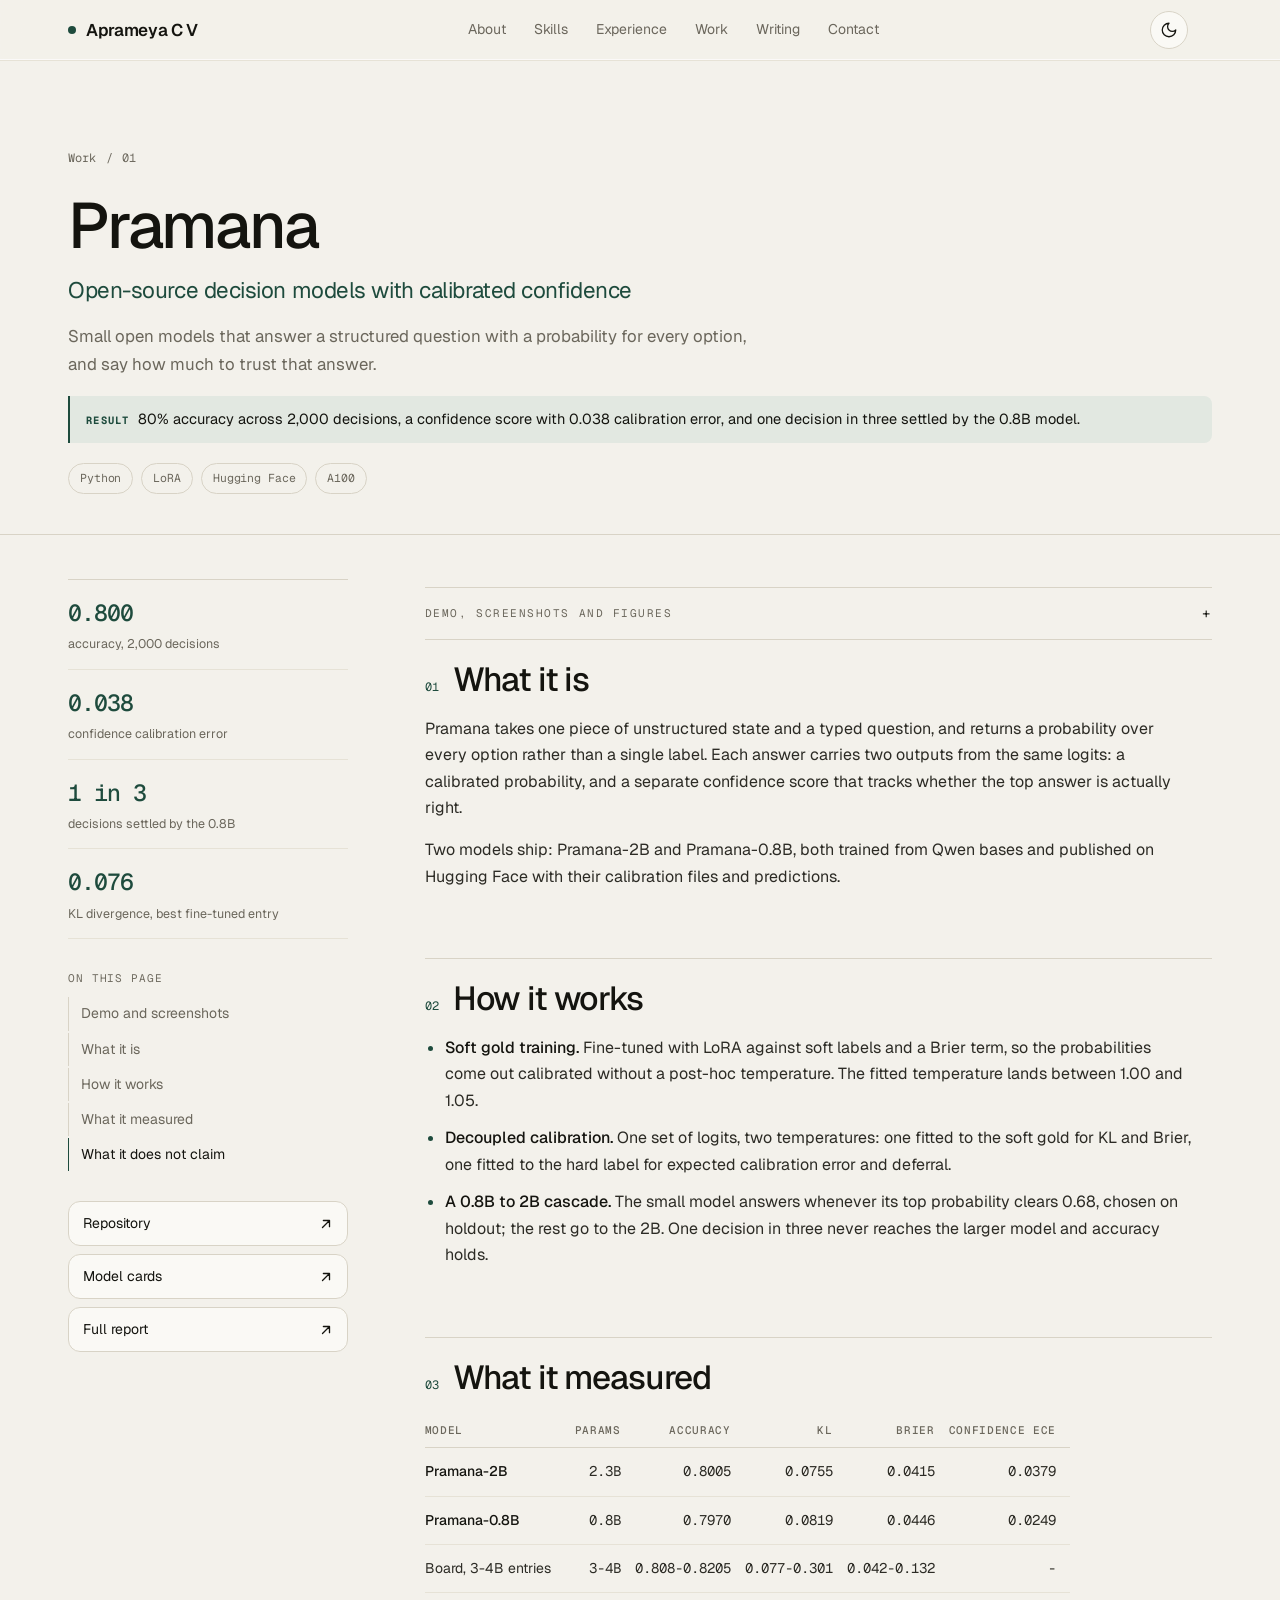
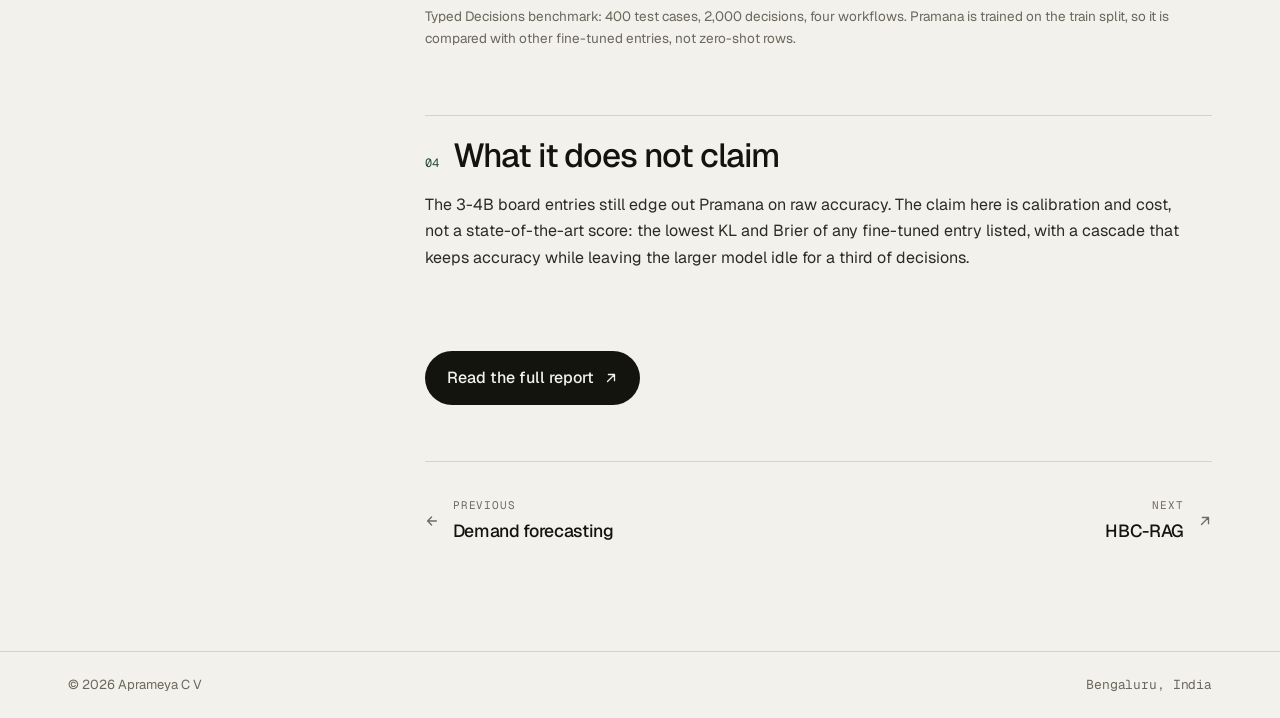
<file: work/pramana.html>
<!doctype html>
<html lang="en">
<head>
<meta charset="utf-8">
<meta name="viewport" content="width=device-width, initial-scale=1">
<title>Pramana: Open-source decision models with calibrated confidence | Aprameya C V</title>
<meta name="description" content="Small open models that answer a structured question with a probability for every option, and say how much to trust that answer.">
<meta name="theme-color" content="#f3f1eb">
<meta property="og:title" content="Pramana: Open-source decision models with calibrated confidence | Aprameya C V">
<meta property="og:description" content="Small open models that answer a structured question with a probability for every option, and say how much to trust that answer.">
<meta property="og:type" content="website">
<link rel="canonical" href="https://aprameyacv.com/work/pramana">
<meta property="og:url" content="https://aprameyacv.com/work/pramana">
<meta property="og:site_name" content="Aprameya C V">
<meta property="og:image" content="https://aprameyacv.com/assets/og.jpg">
<meta property="og:image:width" content="1200">
<meta property="og:image:height" content="630">
<meta name="twitter:card" content="summary_large_image">
<meta name="twitter:image" content="https://aprameyacv.com/assets/og.jpg">
<meta name="author" content="Aprameya C V">
<script type="application/ld+json">[{"@context":"https://schema.org","@type":"BreadcrumbList","itemListElement":[{"@type":"ListItem","position":1,"name":"Aprameya C V","item":"https://aprameyacv.com/"},{"@type":"ListItem","position":2,"name":"Work","item":"https://aprameyacv.com/#work"},{"@type":"ListItem","position":3,"name":"Pramana","item":"https://aprameyacv.com/work/pramana"}]},{"@context":"https://schema.org","@type":"SoftwareSourceCode","name":"Pramana: Open-source decision models with calibrated confidence","description":"Small open models that answer a structured question with a probability for every option, and say how much to trust that answer.","url":"https://aprameyacv.com/work/pramana","codeRepository":"https://github.com/Aprameya-C-V/pramana","author":{"@type":"Person","name":"Aprameya C V","url":"https://aprameyacv.com/"},"programmingLanguage":"Python"}]</script>
<link rel="icon" href="../assets/favicon.svg" type="image/svg+xml">
<link rel="preconnect" href="https://fonts.googleapis.com">
<link rel="preconnect" href="https://fonts.gstatic.com" crossorigin>
<link href="https://fonts.googleapis.com/css2?family=Geist:wght@300;400;500;600&family=Geist+Mono:wght@400;500&display=swap" rel="stylesheet">
<script src="../assets/theme.js?v=4885fe9d"></script>
<link rel="stylesheet" href="../assets/site.css?v=7edcda43">
</head>
<body data-page="project">
<a class="skip" href="#main">Skip to content</a>
<div class="progress" aria-hidden="true"><i></i></div>
<header class="bar">
  <nav class="bar-in" aria-label="Primary">
    <a class="mark" href="../index.html"><span class="mark-dot"></span>Aprameya C V</a>
    <div class="links">
      <a href="/#about">About</a>
      <a href="/#skills">Skills</a>
      <a href="/#experience">Experience</a>
      <a href="/#work">Work</a>
      <a href="/#writing">Writing</a>
      <a href="/#contact">Contact</a>
    </div>
    <button class="theme-toggle" type="button" aria-pressed="false" aria-label="Switch to dark mode"><svg class="i-moon" viewBox="0 0 24 24" fill="none" stroke="currentColor" stroke-width="1.7" stroke-linecap="round" stroke-linejoin="round" aria-hidden="true"><path d="M12 3a6 6 0 0 0 9 9 9 9 0 1 1-9-9Z"/></svg><svg class="i-sun" viewBox="0 0 24 24" fill="none" stroke="currentColor" stroke-width="1.7" stroke-linecap="round" stroke-linejoin="round" aria-hidden="true"><circle cx="12" cy="12" r="4"/><path d="M12 2v2M12 20v2M4.9 4.9l1.4 1.4M17.7 17.7l1.4 1.4M2 12h2M20 12h2M4.9 19.1l1.4-1.4M17.7 6.3l1.4-1.4"/></svg></button>
  </nav>
</header>
<main id="main">

<header class="phead">
  <div class="wrap">
    <p class="crumb mono"><a href="/#work">Work</a><span>/</span>01</p>
    <h1>Pramana</h1>
    <p class="ptag">Open-source decision models with calibrated confidence</p>
    <p class="psub">Small open models that answer a structured question with a probability for every option, and say how much to trust that answer.</p>
    <p class="pres"><b>Result</b>80% accuracy across 2,000 decisions, a confidence score with 0.038 calibration error, and one decision in three settled by the 0.8B model.</p>
    <div class="ptags"><span class="tag mono">Python</span><span class="tag mono">LoRA</span><span class="tag mono">Hugging Face</span><span class="tag mono">A100</span></div>
  </div>
</header>

<div class="wrap pgrid">
  <aside class="prail">
    <div class="prail-in">
      <div class="pstats"><div class="pstat"><b class="mono">0.800</b><span>accuracy, 2,000 decisions</span></div><div class="pstat"><b class="mono">0.038</b><span>confidence calibration error</span></div><div class="pstat"><b class="mono">1 in 3</b><span>decisions settled by the 0.8B</span></div><div class="pstat"><b class="mono">0.076</b><span>KL divergence, best fine-tuned entry</span></div></div>
      <nav class="toc" aria-label="On this page"><span class="mono">On this page</span><a href="#shots">Demo and screenshots</a><a href="#s0">What it is</a><a href="#s1">How it works</a><a href="#s2">What it measured</a><a href="#s3">What it does not claim</a></nav>
      <div class="rlinks"><a class="rlink" href="https://github.com/Aprameya-C-V/pramana" target="_blank" rel="noreferrer">Repository <svg class="ico" viewBox="0 0 16 16" width="14" height="14" aria-hidden="true"><path d="M5 4h7v7M12 4 4 12" fill="none" stroke="currentColor" stroke-width="1.5" stroke-linecap="round" stroke-linejoin="round"/></svg></a><a class="rlink" href="https://huggingface.co/apracv" target="_blank" rel="noreferrer">Model cards <svg class="ico" viewBox="0 0 16 16" width="14" height="14" aria-hidden="true"><path d="M5 4h7v7M12 4 4 12" fill="none" stroke="currentColor" stroke-width="1.5" stroke-linecap="round" stroke-linejoin="round"/></svg></a><a class="rlink" href="../reports/pramana/index.html">Full report <svg class="ico" viewBox="0 0 16 16" width="14" height="14" aria-hidden="true"><path d="M5 4h7v7M12 4 4 12" fill="none" stroke="currentColor" stroke-width="1.5" stroke-linecap="round" stroke-linejoin="round"/></svg></a></div>
    </div>
  </aside>
  <article class="pbody">
<details class="acc" id="shots"><summary>Demo, screenshots and figures</summary><div class="acc-body"><div class="shots"><figure class="shot lead vid"><div class="frame"><span class="dots"><i></i><i></i><i></i></span><span class="url mono">27 s demo &middot; source, terminal, live page</span></div><div class="vwrap"><video controls muted loop playsinline preload="metadata" poster="../assets/video/pramana.jpg" aria-label="Screen demo of the pramana project: the source code, a real terminal run and the live report"><source src="../assets/video/pramana.mp4" type="video/mp4"></video></div><figcaption>A walkthrough of the project: the source code, a terminal run and the live page.</figcaption></figure><figure class="shot"><div class="frame"><span class="dots"><i></i><i></i><i></i></span><span class="url mono">aprameyacv.com/reports/pramana/</span></div><a href="../reports/pramana/index.html" aria-label="Open the full report"><img src="../assets/shots/pramana-report.jpg" width="1440" height="1400" alt="Screenshot of the Pramana technical report showing KL, Brier, confidence ECE and accuracy cards" loading="eager" decoding="async"></a><figcaption>Technical report: headline numbers and summary.</figcaption></figure><figure class="shot"><a href="../reports/pramana/index.html" aria-label="Open the full report"><img src="../assets/shots/pramana-results.jpg" width="1440" height="1100" alt="Screenshot of the Pramana results table comparing accuracy, KL, Brier and ECE with other models" loading="lazy" decoding="async"></a><figcaption>Results table against other fine-tuned models on Typed Decisions.</figcaption></figure></div></div></details>
<section class="pblock reveal" id="s0"><h2><span class="mono">01</span>What it is</h2><div class="prose"><p>Pramana takes one piece of unstructured state and a typed question, and returns a probability over every option rather than a single label. Each answer carries two outputs from the same logits: a calibrated probability, and a separate confidence score that tracks whether the top answer is actually right.</p>
<p>Two models ship: Pramana-2B and Pramana-0.8B, both trained from Qwen bases and published on Hugging Face with their calibration files and predictions.</p></div></section>
<section class="pblock reveal" id="s1"><h2><span class="mono">02</span>How it works</h2><div class="prose"><ul>
<li><strong>Soft gold training.</strong> Fine-tuned with LoRA against soft labels and a Brier term, so the probabilities come out calibrated without a post-hoc temperature. The fitted temperature lands between 1.00 and 1.05.</li>
<li><strong>Decoupled calibration.</strong> One set of logits, two temperatures: one fitted to the soft gold for KL and Brier, one fitted to the hard label for expected calibration error and deferral.</li>
<li><strong>A 0.8B to 2B cascade.</strong> The small model answers whenever its top probability clears 0.68, chosen on holdout; the rest go to the 2B. One decision in three never reaches the larger model and accuracy holds.</li>
</ul></div></section>
<section class="pblock reveal" id="s2"><h2><span class="mono">03</span>What it measured</h2><div class="prose"><table>
<thead><tr><th>Model</th><th class="num">Params</th><th class="num">Accuracy</th><th class="num">KL</th><th class="num">Brier</th><th class="num">Confidence ECE</th></tr></thead>
<tbody>
<tr><td><strong>Pramana-2B</strong></td><td class="num">2.3B</td><td class="num">0.8005</td><td class="num">0.0755</td><td class="num">0.0415</td><td class="num">0.0379</td></tr>
<tr><td><strong>Pramana-0.8B</strong></td><td class="num">0.8B</td><td class="num">0.7970</td><td class="num">0.0819</td><td class="num">0.0446</td><td class="num">0.0249</td></tr>
<tr><td>Board, 3-4B entries</td><td class="num">3-4B</td><td class="num">0.808-0.8205</td><td class="num">0.077-0.301</td><td class="num">0.042-0.132</td><td class="num">-</td></tr>
</tbody>
</table>
<p class="small" style="margin-top:12px">Typed Decisions benchmark: 400 test cases, 2,000 decisions, four workflows. Pramana is trained on the train split, so it is compared with other fine-tuned entries, not zero-shot rows.</p></div></section>
<section class="pblock reveal" id="s3"><h2><span class="mono">04</span>What it does not claim</h2><div class="prose"><p>The 3-4B board entries still edge out Pramana on raw accuracy. The claim here is calibration and cost, not a state-of-the-art score: the lowest KL and Brier of any fine-tuned entry listed, with a cascade that keeps accuracy while leaving the larger model idle for a third of decisions.</p></div></section>
    <div class="pend reveal">
      <a class="report-cta" href="../reports/pramana/index.html">Read the full report <svg class="ico" viewBox="0 0 16 16" width="14" height="14" aria-hidden="true"><path d="M5 4h7v7M12 4 4 12" fill="none" stroke="currentColor" stroke-width="1.5" stroke-linecap="round" stroke-linejoin="round"/></svg></a>
      <div class="pnav">
        <a href="../work/demand-forecasting.html"><svg class="ico" viewBox="0 0 16 16" width="14" height="14" aria-hidden="true"><path d="M13 8H3M7.5 3.5 3 8l4.5 4.5" fill="none" stroke="currentColor" stroke-width="1.5" stroke-linecap="round" stroke-linejoin="round"/></svg><span><i class="mono">Previous</i>Demand forecasting</span></a>
        <a class="r" href="../work/hbc-rag.html"><span><i class="mono">Next</i>HBC-RAG</span><svg class="ico" viewBox="0 0 16 16" width="14" height="14" aria-hidden="true"><path d="M5 4h7v7M12 4 4 12" fill="none" stroke="currentColor" stroke-width="1.5" stroke-linecap="round" stroke-linejoin="round"/></svg></a>
      </div>
    </div>
  </article>
</div>
</main>
<footer class="foot">
  <div class="wrap foot-in">
    <span>&copy; <span data-year>2026</span> Aprameya C V</span>
    <span class="mono">Bengaluru, India</span>
  </div>
</footer>
<div class="toast" role="status" aria-live="polite">Email copied</div>
<script src="../assets/site.js?v=533f427f" defer></script>
</body>
</html>
</file>
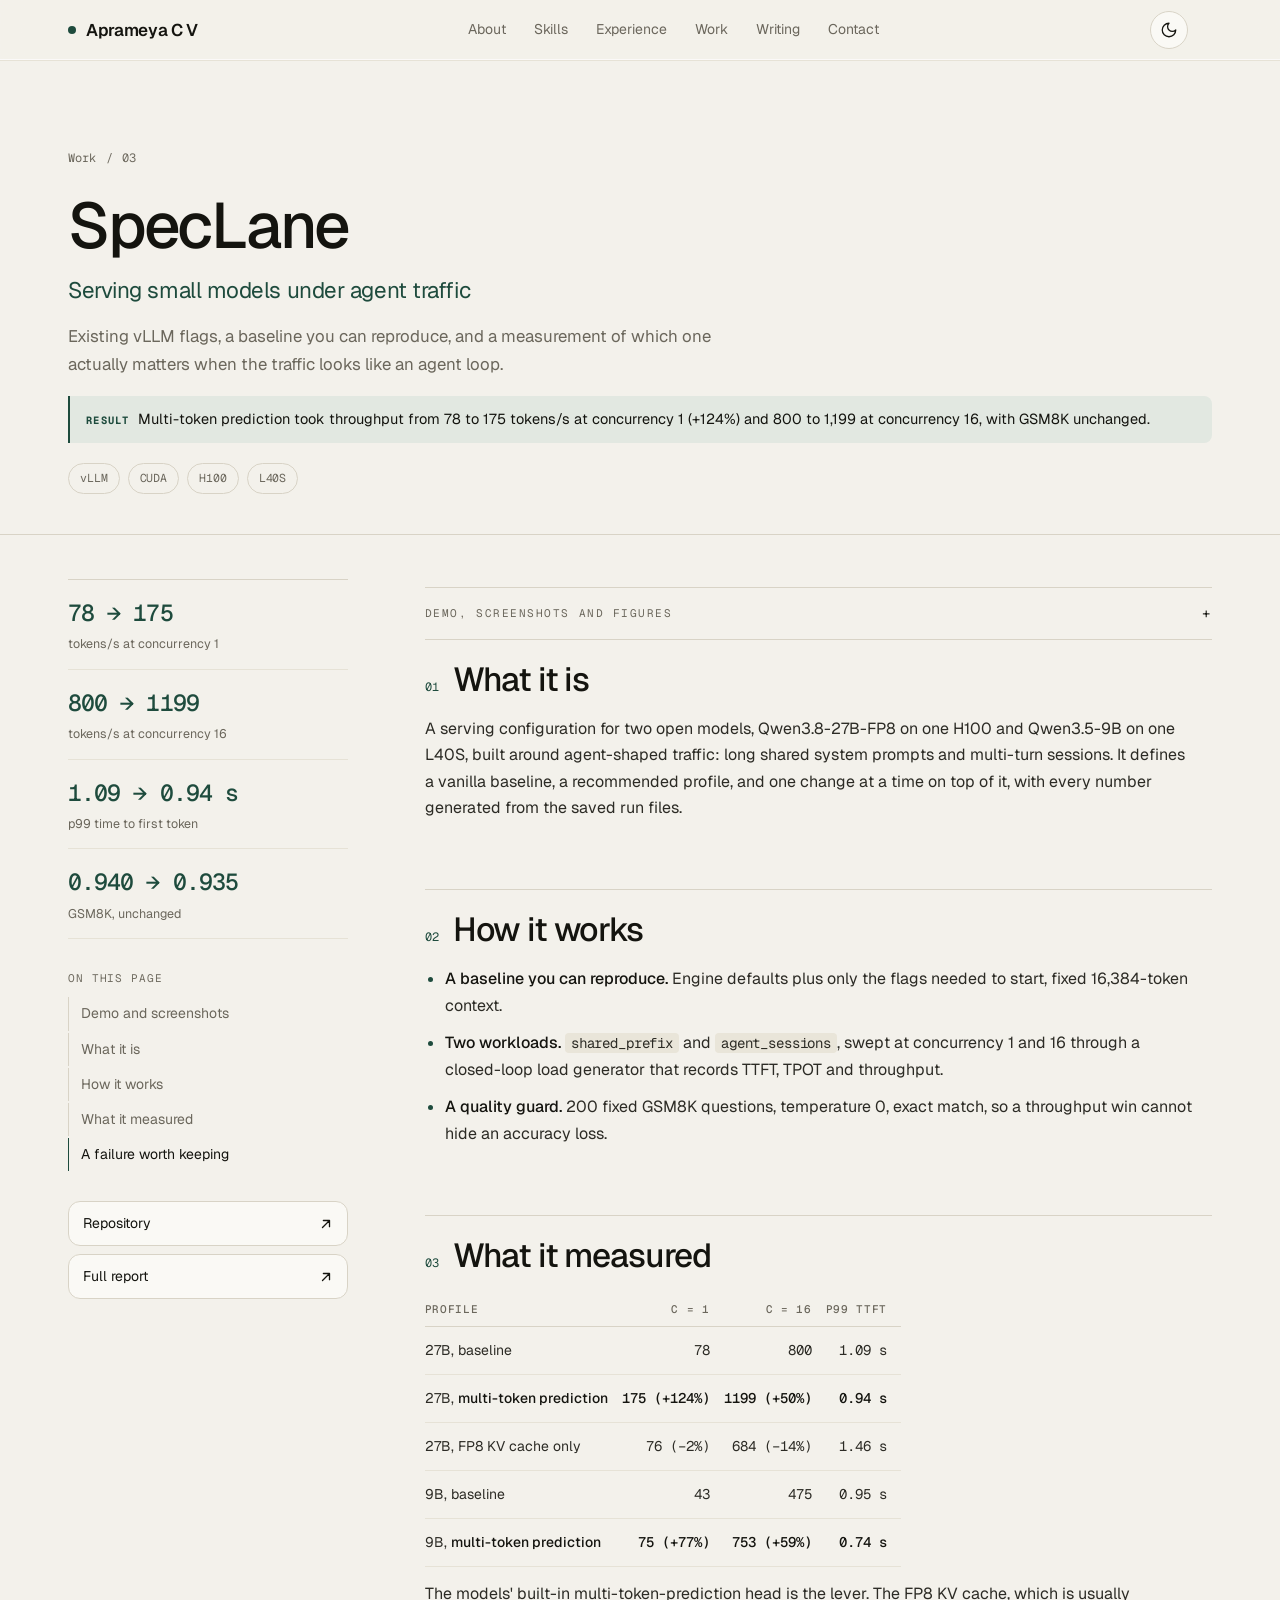
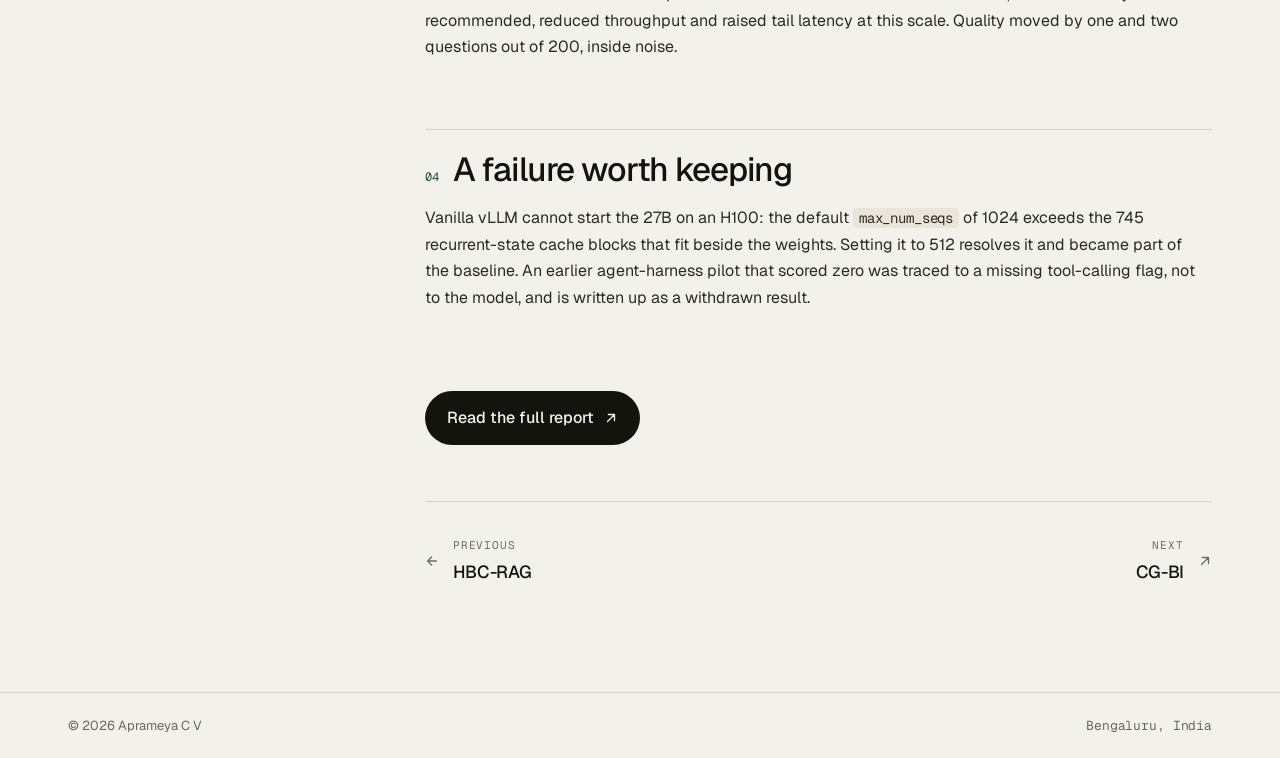
<file: work/speclane.html>
<!doctype html>
<html lang="en">
<head>
<meta charset="utf-8">
<meta name="viewport" content="width=device-width, initial-scale=1">
<title>SpecLane: Serving small models under agent traffic | Aprameya C V</title>
<meta name="description" content="Existing vLLM flags, a baseline you can reproduce, and a measurement of which one actually matters when the traffic looks like an agent loop.">
<meta name="theme-color" content="#f3f1eb">
<meta property="og:title" content="SpecLane: Serving small models under agent traffic | Aprameya C V">
<meta property="og:description" content="Existing vLLM flags, a baseline you can reproduce, and a measurement of which one actually matters when the traffic looks like an agent loop.">
<meta property="og:type" content="website">
<link rel="canonical" href="https://aprameyacv.com/work/speclane">
<meta property="og:url" content="https://aprameyacv.com/work/speclane">
<meta property="og:site_name" content="Aprameya C V">
<meta property="og:image" content="https://aprameyacv.com/assets/og.jpg">
<meta property="og:image:width" content="1200">
<meta property="og:image:height" content="630">
<meta name="twitter:card" content="summary_large_image">
<meta name="twitter:image" content="https://aprameyacv.com/assets/og.jpg">
<meta name="author" content="Aprameya C V">
<script type="application/ld+json">[{"@context":"https://schema.org","@type":"BreadcrumbList","itemListElement":[{"@type":"ListItem","position":1,"name":"Aprameya C V","item":"https://aprameyacv.com/"},{"@type":"ListItem","position":2,"name":"Work","item":"https://aprameyacv.com/#work"},{"@type":"ListItem","position":3,"name":"SpecLane","item":"https://aprameyacv.com/work/speclane"}]},{"@context":"https://schema.org","@type":"SoftwareSourceCode","name":"SpecLane: Serving small models under agent traffic","description":"Existing vLLM flags, a baseline you can reproduce, and a measurement of which one actually matters when the traffic looks like an agent loop.","url":"https://aprameyacv.com/work/speclane","codeRepository":"https://github.com/Aprameya-C-V/speclane","author":{"@type":"Person","name":"Aprameya C V","url":"https://aprameyacv.com/"},"programmingLanguage":"Python"}]</script>
<link rel="icon" href="../assets/favicon.svg" type="image/svg+xml">
<link rel="preconnect" href="https://fonts.googleapis.com">
<link rel="preconnect" href="https://fonts.gstatic.com" crossorigin>
<link href="https://fonts.googleapis.com/css2?family=Geist:wght@300;400;500;600&family=Geist+Mono:wght@400;500&display=swap" rel="stylesheet">
<script src="../assets/theme.js?v=4885fe9d"></script>
<link rel="stylesheet" href="../assets/site.css?v=7edcda43">
</head>
<body data-page="project">
<a class="skip" href="#main">Skip to content</a>
<div class="progress" aria-hidden="true"><i></i></div>
<header class="bar">
  <nav class="bar-in" aria-label="Primary">
    <a class="mark" href="../index.html"><span class="mark-dot"></span>Aprameya C V</a>
    <div class="links">
      <a href="/#about">About</a>
      <a href="/#skills">Skills</a>
      <a href="/#experience">Experience</a>
      <a href="/#work">Work</a>
      <a href="/#writing">Writing</a>
      <a href="/#contact">Contact</a>
    </div>
    <button class="theme-toggle" type="button" aria-pressed="false" aria-label="Switch to dark mode"><svg class="i-moon" viewBox="0 0 24 24" fill="none" stroke="currentColor" stroke-width="1.7" stroke-linecap="round" stroke-linejoin="round" aria-hidden="true"><path d="M12 3a6 6 0 0 0 9 9 9 9 0 1 1-9-9Z"/></svg><svg class="i-sun" viewBox="0 0 24 24" fill="none" stroke="currentColor" stroke-width="1.7" stroke-linecap="round" stroke-linejoin="round" aria-hidden="true"><circle cx="12" cy="12" r="4"/><path d="M12 2v2M12 20v2M4.9 4.9l1.4 1.4M17.7 17.7l1.4 1.4M2 12h2M20 12h2M4.9 19.1l1.4-1.4M17.7 6.3l1.4-1.4"/></svg></button>
  </nav>
</header>
<main id="main">

<header class="phead">
  <div class="wrap">
    <p class="crumb mono"><a href="/#work">Work</a><span>/</span>03</p>
    <h1>SpecLane</h1>
    <p class="ptag">Serving small models under agent traffic</p>
    <p class="psub">Existing vLLM flags, a baseline you can reproduce, and a measurement of which one actually matters when the traffic looks like an agent loop.</p>
    <p class="pres"><b>Result</b>Multi-token prediction took throughput from 78 to 175 tokens/s at concurrency 1 (+124%) and 800 to 1,199 at concurrency 16, with GSM8K unchanged.</p>
    <div class="ptags"><span class="tag mono">vLLM</span><span class="tag mono">CUDA</span><span class="tag mono">H100</span><span class="tag mono">L40S</span></div>
  </div>
</header>

<div class="wrap pgrid">
  <aside class="prail">
    <div class="prail-in">
      <div class="pstats"><div class="pstat"><b class="mono">78 &rarr; 175</b><span>tokens/s at concurrency 1</span></div><div class="pstat"><b class="mono">800 &rarr; 1199</b><span>tokens/s at concurrency 16</span></div><div class="pstat"><b class="mono">1.09 &rarr; 0.94 s</b><span>p99 time to first token</span></div><div class="pstat"><b class="mono">0.940 &rarr; 0.935</b><span>GSM8K, unchanged</span></div></div>
      <nav class="toc" aria-label="On this page"><span class="mono">On this page</span><a href="#shots">Demo and screenshots</a><a href="#s0">What it is</a><a href="#s1">How it works</a><a href="#s2">What it measured</a><a href="#s3">A failure worth keeping</a></nav>
      <div class="rlinks"><a class="rlink" href="https://github.com/Aprameya-C-V/speclane" target="_blank" rel="noreferrer">Repository <svg class="ico" viewBox="0 0 16 16" width="14" height="14" aria-hidden="true"><path d="M5 4h7v7M12 4 4 12" fill="none" stroke="currentColor" stroke-width="1.5" stroke-linecap="round" stroke-linejoin="round"/></svg></a><a class="rlink" href="../reports/speclane/index.html">Full report <svg class="ico" viewBox="0 0 16 16" width="14" height="14" aria-hidden="true"><path d="M5 4h7v7M12 4 4 12" fill="none" stroke="currentColor" stroke-width="1.5" stroke-linecap="round" stroke-linejoin="round"/></svg></a></div>
    </div>
  </aside>
  <article class="pbody">
<details class="acc" id="shots"><summary>Demo, screenshots and figures</summary><div class="acc-body"><div class="shots"><figure class="shot lead vid"><div class="frame"><span class="dots"><i></i><i></i><i></i></span><span class="url mono">27 s demo &middot; source, terminal, live page</span></div><div class="vwrap"><video controls muted loop playsinline preload="metadata" poster="../assets/video/speclane.jpg" aria-label="Screen demo of the speclane project: the source code, a real terminal run and the live report"><source src="../assets/video/speclane.mp4" type="video/mp4"></video></div><figcaption>A walkthrough of the project: the source code, a terminal run and the live page.</figcaption></figure><figure class="shot"><div class="frame"><span class="dots"><i></i><i></i><i></i></span><span class="url mono">aprameyacv.com/reports/speclane/</span></div><a href="../reports/speclane/index.html" aria-label="Open the full report"><img src="../assets/shots/speclane-report.jpg" width="1440" height="1400" alt="Screenshot of the SpecLane technical report with throughput and accuracy cards" loading="eager" decoding="async"></a><figcaption>Technical report: speed and accuracy headline numbers.</figcaption></figure><figure class="shot"><a href="../reports/speclane/index.html" aria-label="Open the full report"><img src="../assets/shots/speclane-results.jpg" width="1440" height="1100" alt="Screenshot of the SpecLane results table showing tokens per second by profile" loading="lazy" decoding="async"></a><figcaption>Results table: throughput and tail latency by profile.</figcaption></figure></div></div></details>
<section class="pblock reveal" id="s0"><h2><span class="mono">01</span>What it is</h2><div class="prose"><p>A serving configuration for two open models, Qwen3.8-27B-FP8 on one H100 and Qwen3.5-9B on one L40S, built around agent-shaped traffic: long shared system prompts and multi-turn sessions. It defines a vanilla baseline, a recommended profile, and one change at a time on top of it, with every number generated from the saved run files.</p></div></section>
<section class="pblock reveal" id="s1"><h2><span class="mono">02</span>How it works</h2><div class="prose"><ul>
<li><strong>A baseline you can reproduce.</strong> Engine defaults plus only the flags needed to start, fixed 16,384-token context.</li>
<li><strong>Two workloads.</strong> <span class="mono">shared_prefix</span> and <span class="mono">agent_sessions</span>, swept at concurrency 1 and 16 through a closed-loop load generator that records TTFT, TPOT and throughput.</li>
<li><strong>A quality guard.</strong> 200 fixed GSM8K questions, temperature 0, exact match, so a throughput win cannot hide an accuracy loss.</li>
</ul></div></section>
<section class="pblock reveal" id="s2"><h2><span class="mono">03</span>What it measured</h2><div class="prose"><table>
<thead><tr><th>Profile</th><th class="num">c = 1</th><th class="num">c = 16</th><th class="num">p99 TTFT</th></tr></thead>
<tbody>
<tr><td>27B, baseline</td><td class="num">78</td><td class="num">800</td><td class="num">1.09 s</td></tr>
<tr><td>27B, <strong>multi-token prediction</strong></td><td class="num"><strong>175 (+124%)</strong></td><td class="num"><strong>1199 (+50%)</strong></td><td class="num"><strong>0.94 s</strong></td></tr>
<tr><td>27B, FP8 KV cache only</td><td class="num">76 (&minus;2%)</td><td class="num">684 (&minus;14%)</td><td class="num">1.46 s</td></tr>
<tr><td>9B, baseline</td><td class="num">43</td><td class="num">475</td><td class="num">0.95 s</td></tr>
<tr><td>9B, <strong>multi-token prediction</strong></td><td class="num"><strong>75 (+77%)</strong></td><td class="num"><strong>753 (+59%)</strong></td><td class="num"><strong>0.74 s</strong></td></tr>
</tbody>
</table>
<p style="margin-top:14px">The models' built-in multi-token-prediction head is the lever. The FP8 KV cache, which is usually recommended, reduced throughput and raised tail latency at this scale. Quality moved by one and two questions out of 200, inside noise.</p></div></section>
<section class="pblock reveal" id="s3"><h2><span class="mono">04</span>A failure worth keeping</h2><div class="prose"><p>Vanilla vLLM cannot start the 27B on an H100: the default <span class="mono">max_num_seqs</span> of 1024 exceeds the 745 recurrent-state cache blocks that fit beside the weights. Setting it to 512 resolves it and became part of the baseline. An earlier agent-harness pilot that scored zero was traced to a missing tool-calling flag, not to the model, and is written up as a withdrawn result.</p></div></section>
    <div class="pend reveal">
      <a class="report-cta" href="../reports/speclane/index.html">Read the full report <svg class="ico" viewBox="0 0 16 16" width="14" height="14" aria-hidden="true"><path d="M5 4h7v7M12 4 4 12" fill="none" stroke="currentColor" stroke-width="1.5" stroke-linecap="round" stroke-linejoin="round"/></svg></a>
      <div class="pnav">
        <a href="../work/hbc-rag.html"><svg class="ico" viewBox="0 0 16 16" width="14" height="14" aria-hidden="true"><path d="M13 8H3M7.5 3.5 3 8l4.5 4.5" fill="none" stroke="currentColor" stroke-width="1.5" stroke-linecap="round" stroke-linejoin="round"/></svg><span><i class="mono">Previous</i>HBC-RAG</span></a>
        <a class="r" href="../work/cg-bi.html"><span><i class="mono">Next</i>CG-BI</span><svg class="ico" viewBox="0 0 16 16" width="14" height="14" aria-hidden="true"><path d="M5 4h7v7M12 4 4 12" fill="none" stroke="currentColor" stroke-width="1.5" stroke-linecap="round" stroke-linejoin="round"/></svg></a>
      </div>
    </div>
  </article>
</div>
</main>
<footer class="foot">
  <div class="wrap foot-in">
    <span>&copy; <span data-year>2026</span> Aprameya C V</span>
    <span class="mono">Bengaluru, India</span>
  </div>
</footer>
<div class="toast" role="status" aria-live="polite">Email copied</div>
<script src="../assets/site.js?v=533f427f" defer></script>
</body>
</html>
</file>
<file: assets/site.css>
/* aprameyacv.com: minimal paper theme, with a dark variant. One accent, off-black ink, Geist + Geist Mono. */
:root {
  --bg: #f3f1eb;
  --surface: #faf9f5;
  --ink: #14140f;
  --muted: #6b675c;
  --faint: #6f6b60;
  --rule: #d8d3c6;
  --rule-soft: #e6e2d6;
  --accent: #1e4b3d;
  --accent-soft: #e2e8e1;
  --ease: cubic-bezier(0.16, 1, 0.3, 1);
  --sans: "Geist", ui-sans-serif, system-ui, -apple-system, "Segoe UI", sans-serif;
  --mono: "Geist Mono", ui-monospace, "SF Mono", Menlo, monospace;
  --wrap: 1240px;
  --pad: clamp(20px, 4vw, 48px);
  --on-accent: #ffffff; --text-2: #3a3830; --text-3: #2c2b25; --code-bg: #e9e5d9; --frame: #ece8dc; --dots: #cfc9ba;
  --fine: #bdb6a2; --bar-bg: rgba(243, 241, 235, 0.82); --glass: rgba(250, 249, 245, .82); --hl: rgba(255, 255, 255, .6);
  color-scheme: light;
}
:root[data-theme="dark"] {
  --bg: #11130f; --surface: #181a15; --ink: #ecebe4; --muted: #a6a296; --faint: #8f8b7f; --rule: #2e3029; --rule-soft: #23251f;
  --accent: #86c0a6; --accent-soft: #1f2b25; --on-accent: #0d130f; --text-2: #cfcdc2; --text-3: #d8d6cb; --code-bg: #23261f;
  --frame: #1d1f1a; --dots: #3a3d35; --fine: #5b5e53; --bar-bg: rgba(17, 19, 15, 0.82); --glass: rgba(24, 26, 21, .82); --hl: rgba(255, 255, 255, .04);
  color-scheme: dark;
}
*, *::before, *::after { box-sizing: border-box; }
html { scroll-behavior: smooth; scroll-padding-top: 84px; -webkit-text-size-adjust: 100%; }
body {
  margin: 0; background: var(--bg); color: var(--ink);
  font-family: var(--sans); font-size: 16px; line-height: 1.65;
  -webkit-font-smoothing: antialiased; text-rendering: optimizeLegibility;
}
img, svg { display: block; max-width: 100%; height: auto; }
a { color: inherit; text-decoration-color: var(--rule); text-underline-offset: 3px; transition: color .2s var(--ease), text-decoration-color .2s var(--ease); }
a:hover { text-decoration-color: var(--accent); color: var(--accent); }
:focus-visible { outline: 2px solid var(--accent); outline-offset: 3px; border-radius: 4px; }
.mono { font-family: var(--mono); font-feature-settings: "tnum" 1; letter-spacing: -0.01em; }
.wrap { max-width: var(--wrap); margin: 0 auto; padding: 0 var(--pad); }
.skip { position: absolute; left: 16px; top: -48px; background: var(--ink); color: var(--bg); padding: 8px 14px; border-radius: 8px; z-index: 100; transition: top .2s var(--ease); }
.skip:focus { top: 12px; }
.ico { flex: none; }

/* progress + nav */
.progress { position: fixed; inset: 0 0 auto 0; height: 2px; z-index: 60; pointer-events: none; }
.progress i { display: block; height: 100%; background: var(--accent); transform: scaleX(0); transform-origin: left; }
.bar { position: sticky; top: 0; z-index: 50; background: var(--bar-bg); backdrop-filter: saturate(1.4) blur(14px); -webkit-backdrop-filter: saturate(1.4) blur(14px); border-bottom: 1px solid var(--rule-soft); box-shadow: inset 0 -1px 0 var(--hl); }
.bar-in { max-width: var(--wrap); margin: 0 auto; padding: 0 var(--pad); height: 60px; display: grid; grid-template-columns: auto 1fr auto; align-items: center; gap: 24px; }
.mark { display: inline-flex; align-items: center; gap: 10px; font-weight: 600; font-size: 17px; letter-spacing: -0.02em; text-decoration: none; }
.mark-dot { width: 8px; height: 8px; border-radius: 50%; background: var(--accent); }
.links { display: flex; justify-content: center; gap: 28px; font-size: 14px; color: var(--muted); }
.links a { text-decoration: none; padding: 6px 0; position: relative; }
.links a::after { content: ""; position: absolute; left: 0; right: 0; bottom: 0; height: 1px; background: var(--accent); transform: scaleX(0); transform-origin: left; transition: transform .35s var(--ease); }
.links a:hover, .links a.is-active { color: var(--ink); }
.links a:hover::after, .links a.is-active::after { transform: scaleX(1); }
.pill { display: inline-flex; align-items: center; gap: 6px; font-size: 13px; font-weight: 500; text-decoration: none; padding: 8px 14px; border: 1px solid var(--rule); border-radius: 999px; background: var(--surface); transition: transform .2s var(--ease), border-color .2s var(--ease), background .2s var(--ease); }
.pill:hover { border-color: var(--accent); color: var(--accent); }
.pill:active { transform: translateY(1px) scale(.98); }

/* shared type */
h1, h2, h3 { margin: 0; font-weight: 500; letter-spacing: -0.035em; line-height: 1.08; }
h1 { font-size: clamp(2.2rem, 4.4vw, 3.6rem); }
h2 { font-size: clamp(1.6rem, 2.6vw, 2.1rem); }
p { margin: 0 0 1em; }
.eyebrow { display: flex; align-items: center; gap: 10px; margin: 0 0 18px; font-size: 12px; letter-spacing: .08em; text-transform: uppercase; color: var(--muted); }
.lede { font-size: 1.1rem; color: var(--muted); max-width: 62ch; }
.muted { color: var(--muted); max-width: 34ch; font-size: .95rem; }
.live { width: 8px; height: 8px; border-radius: 50%; background: var(--accent); position: relative; }
.live::after { content: ""; position: absolute; inset: -4px; border-radius: 50%; border: 1px solid var(--accent); opacity: 0; animation: ping 2.4s var(--ease) infinite; }
@keyframes ping { 0% { transform: scale(.6); opacity: .7; } 80%, 100% { transform: scale(1.5); opacity: 0; } }

/* buttons */
.cta-row { display: flex; flex-wrap: wrap; gap: 12px; margin-top: 28px; }
.btn { display: inline-flex; align-items: center; gap: 8px; padding: 12px 20px; border-radius: 999px; background: var(--ink); color: var(--bg); text-decoration: none; font-size: 14.5px; font-weight: 500; border: 1px solid var(--ink); transition: transform .25s var(--ease), background .25s var(--ease), color .25s var(--ease); will-change: transform; }
.btn:hover { background: var(--accent); border-color: var(--accent); color: var(--on-accent); }
.btn:active { transform: translateY(1px) scale(.98); }
.btn.ghost { background: transparent; color: var(--ink); border-color: var(--rule); }
.btn.ghost:hover { border-color: var(--accent); color: var(--accent); background: transparent; }

/* hero */
.hero { min-height: calc(100dvh - 60px); display: flex; flex-direction: column; justify-content: center; position: relative; padding: clamp(40px, 8vh, 96px) 0 72px; }
.hero-grid { display: grid; grid-template-columns: minmax(0, 7fr) minmax(0, 5fr); gap: clamp(32px, 6vw, 88px); align-items: center; width: 100%; }
.hero h1.name { font-size: clamp(3.4rem, 8.6vw, 7.4rem); letter-spacing: -0.055em; line-height: .92; max-width: none; margin-bottom: 26px; font-weight: 500; }
.hero h1.name span { color: var(--accent); }
.role { font-size: clamp(1.2rem, 2.1vw, 1.6rem); letter-spacing: -0.025em; line-height: 1.3; max-width: 28ch; margin: 0 0 18px; }
.about { max-width: 66ch; }
.about p { color: var(--text-2); }
.about .about-lead { font-size: 1.25rem; letter-spacing: -0.02em; line-height: 1.5; color: var(--ink); margin-bottom: 1.2em; }
.facts { display: grid; grid-template-columns: repeat(3, auto); justify-content: start; gap: 8px 36px; margin: 40px 0 0; padding-top: 22px; border-top: 1px solid var(--rule); }
.facts dt { font-size: 11px; text-transform: uppercase; letter-spacing: .08em; color: var(--faint); }
.facts dd { margin: 2px 0 0; font-size: 14px; }
.scrollcue { position: absolute; left: var(--pad); bottom: 22px; display: inline-flex; align-items: center; gap: 8px; font-size: 11px; letter-spacing: .1em; text-transform: uppercase; color: var(--faint); text-decoration: none; }
.scrollcue .ico { animation: nudge 2.2s var(--ease) infinite; }
@keyframes nudge { 0%, 100% { transform: translateY(0); } 50% { transform: translateY(3px); } }

/* ledger */
.ledger { background: var(--surface); border: 1px solid var(--rule); border-radius: 20px; padding: 26px 26px 18px; box-shadow: 0 24px 48px -28px rgba(20, 20, 15, .14), inset 0 1px 0 var(--hl); }
.ledger-head { display: flex; justify-content: space-between; align-items: center; font-size: 11px; letter-spacing: .08em; text-transform: uppercase; color: var(--muted); padding-bottom: 14px; border-bottom: 1px solid var(--rule-soft); }
.ledger-key { display: inline-flex; align-items: center; gap: 6px; text-transform: none; letter-spacing: 0; }
.ledger-key i { width: 18px; height: 4px; border-radius: 2px; display: inline-block; }
.ledger-key .k0 { background: var(--fine); }
.ledger-key .k1 { background: var(--accent); margin-left: 8px; }
.ledger ul { list-style: none; margin: 0; padding: 0; }
.lrow { padding: 16px 0; border-bottom: 1px solid var(--rule-soft); display: grid; grid-template-columns: 1fr auto; gap: 8px 16px; }
.lrow:last-child { border-bottom: 0; }
.lname { font-weight: 500; display: block; }
.llabel { font-size: 12.5px; color: var(--muted); display: block; }
.lvals { display: flex; align-items: baseline; gap: 8px; font-size: 14px; }
.lvals .from { color: var(--faint); text-decoration: line-through; text-decoration-color: var(--rule); }
.lvals .to { color: var(--accent); font-weight: 500; font-size: 18px; }
.lvals .to::before { content: "\2192"; color: var(--faint); font-weight: 400; margin-right: 8px; font-size: 13px; }
.lvals .to.flat::before { content: ""; margin: 0; }
.lbars { grid-column: 1 / -1; display: grid; gap: 4px; }
.lbars i { display: block; height: 4px; border-radius: 2px; transform-origin: left; transform: scaleX(0); transition: transform 1.2s var(--ease) calc(var(--i, 0) * 120ms + 250ms); }
.lbars .b0 { background: var(--fine); }
.lbars .b1 { background: var(--accent); }
.lrow.in .lbars i { transform: scaleX(var(--s)); }
.ledger-foot { margin: 12px 0 0; font-size: 11px; color: var(--faint); }

/* result band */
.band { border-block: 1px solid var(--rule); background: var(--surface); }
.band-grid { display: grid; grid-template-columns: repeat(4, 1fr); }
.bcell { padding: 34px 24px 30px; border-left: 1px solid var(--rule-soft); display: flex; flex-direction: column; gap: 10px; }
.bcell:first-child { border-left: 0; padding-left: 0; }
.bcell b { font-size: clamp(2rem, 3.4vw, 2.9rem); font-weight: 500; letter-spacing: -0.04em; line-height: 1; color: var(--accent); }
.bcell span { font-size: 14px; color: var(--muted); max-width: 26ch; }
.bcell em { font-style: normal; font-size: 11px; letter-spacing: .08em; text-transform: uppercase; color: var(--faint); margin-top: auto; }

/* sections */
.sec { padding: clamp(64px, 10vw, 128px) 0 0; }
.sec:last-of-type { padding-bottom: clamp(64px, 10vw, 128px); }
.sec-head { display: flex; flex-wrap: wrap; justify-content: space-between; align-items: flex-end; gap: 20px; margin-bottom: 28px; }
.split { display: grid; grid-template-columns: minmax(0, 4fr) minmax(0, 8fr); gap: clamp(28px, 6vw, 96px); }
.split-l { position: sticky; top: 96px; align-self: start; }
.split-l h2 { margin-bottom: 14px; }
.note { margin-top: 26px; font-size: 14px; color: var(--muted); }
.note a { color: var(--ink); }

/* filter chips */
.chips { display: flex; flex-wrap: wrap; gap: 8px; }
.chip { font: 500 13px var(--sans); padding: 7px 14px; border-radius: 999px; border: 1px solid var(--rule); background: transparent; color: var(--muted); cursor: pointer; transition: transform .2s var(--ease), background .2s var(--ease), color .2s var(--ease), border-color .2s var(--ease); }
.chip:hover { border-color: var(--accent); color: var(--accent); }
.chip:active { transform: scale(.97); }
.chip.is-on { background: var(--ink); border-color: var(--ink); color: var(--bg); }

/* work index */
.wlist { border-top: 1px solid var(--rule); }
.wrow { display: grid; grid-template-columns: 56px minmax(0, 1fr) minmax(130px, auto) 28px; gap: 20px; align-items: center; padding: 30px 8px; border-bottom: 1px solid var(--rule); text-decoration: none; position: relative; transition: background .35s var(--ease), padding .35s var(--ease); }
.wrow::before { content: ""; position: absolute; left: 0; top: 0; bottom: 0; width: 2px; background: var(--accent); transform: scaleY(0); transition: transform .35s var(--ease); }
.wrow:hover { background: var(--surface); padding-left: 20px; color: inherit; }
.wrow:hover::before { transform: scaleY(1); }
.wrow[hidden] { display: none; }
.widx { font-size: 12px; color: var(--faint); }
.wmain { display: grid; gap: 4px; }
.wtitle { font-size: clamp(1.25rem, 2vw, 1.6rem); font-weight: 500; letter-spacing: -0.03em; line-height: 1.15; }
.wdesc { color: var(--muted); font-size: 15px; max-width: 56ch; }
.wstack { font-size: 11.5px; color: var(--faint); letter-spacing: 0; }
.wmetric { text-align: right; display: grid; gap: 2px; }
.wmetric b { font-size: 1.5rem; font-weight: 500; letter-spacing: -0.04em; color: var(--accent); line-height: 1; }
.wmetric i { font-style: normal; font-size: 11px; color: var(--faint); text-transform: uppercase; letter-spacing: .06em; }
.wgo { color: var(--faint); transition: transform .35s var(--ease), color .35s var(--ease); }
.wrow:hover .wgo { color: var(--accent); transform: translate(3px, -3px); }
.empty { color: var(--muted); padding: 26px 0; }

/* method */
.mgrid { display: grid; grid-template-columns: 1fr 1fr; gap: 0 36px; border-top: 1px solid var(--rule); }
.mitem { padding: 26px 0 30px; border-bottom: 1px solid var(--rule); }
.mno { font-size: 12px; color: var(--accent); display: block; margin-bottom: 12px; }
.mitem h3 { font-size: 1.15rem; margin-bottom: 10px; letter-spacing: -0.02em; }
.mitem p { color: var(--muted); font-size: 15px; margin: 0; max-width: 42ch; }

/* experience */
.xlist { border-top: 1px solid var(--rule); }
.xrow { display: grid; grid-template-columns: 150px minmax(0, 1fr); gap: 24px; padding: 28px 0; border-bottom: 1px solid var(--rule); }
.xwhen { font-size: 12px; color: var(--muted); padding-top: 5px; }
.xbody h3 { font-size: 1.2rem; letter-spacing: -0.02em; margin-bottom: 14px; }
.xbody h3 span { color: var(--muted); font-weight: 400; }
.xbody ul { margin: 0; padding-left: 18px; color: var(--text-2); font-size: 15px; }
.xbody li { margin: 0 0 9px; padding-left: 4px; }
.xbody li::marker { color: var(--accent); }

/* stack */
.slist { border-top: 1px solid var(--rule); }
.srow { display: grid; grid-template-columns: 190px minmax(0, 1fr); gap: 24px; padding: 20px 0; border-bottom: 1px solid var(--rule); }
.srow h3 { font-size: 1rem; letter-spacing: -0.02em; padding-top: 2px; }
.srow p { margin: 0; font-size: 13px; color: var(--muted); line-height: 1.75; }

/* education */
.edu h3 { font-size: 1.2rem; letter-spacing: -0.02em; margin-bottom: 8px; }
.edu h3 span { color: var(--muted); font-weight: 400; }
.edu-meta { font-size: 12px; color: var(--accent); margin-bottom: 16px; }
.edu p:last-child { color: var(--text-2); max-width: 58ch; }

/* contact */
.contact { border-top: 1px solid var(--rule); margin-top: clamp(64px, 10vw, 128px); }
.contact-h { font-size: clamp(2rem, 4vw, 3.2rem); max-width: 18ch; margin-bottom: 18px; }
.mailrow { display: flex; flex-wrap: wrap; align-items: center; gap: 14px; margin: 28px 0 8px; }
.mail { font-size: clamp(1.05rem, 2.4vw, 1.6rem); text-decoration: none; border-bottom: 1px solid var(--rule); padding-bottom: 2px; }
.mail:hover { border-color: var(--accent); }
.copy { display: inline-flex; align-items: center; gap: 8px; font: 500 13px var(--sans); padding: 8px 14px; border-radius: 999px; border: 1px solid var(--rule); background: var(--surface); color: var(--ink); cursor: pointer; transition: transform .2s var(--ease), border-color .2s var(--ease); }
.copy:hover { border-color: var(--accent); color: var(--accent); }
.copy:active { transform: translateY(1px) scale(.98); }
.clinks { display: grid; grid-template-columns: repeat(4, 1fr); gap: 0; margin-top: 48px; border-top: 1px solid var(--rule); }
.clinks a { display: flex; flex-direction: column; gap: 6px; padding: 20px 20px 22px 0; text-decoration: none; font-size: 15px; border-bottom: 1px solid var(--rule); position: relative; }
.clinks a span { font-size: 11px; letter-spacing: .08em; text-transform: uppercase; color: var(--faint); }
.clinks a .ico { position: absolute; right: 18px; top: 22px; color: var(--faint); transition: transform .3s var(--ease), color .3s var(--ease); }
.clinks a:hover .ico { transform: translate(2px, -2px); color: var(--accent); }
.foot { border-top: 1px solid var(--rule); padding: 22px 0; font-size: 13px; color: var(--muted); }
.foot-in { display: flex; flex-wrap: wrap; justify-content: space-between; gap: 10px 24px; }
.toast { position: fixed; left: 50%; bottom: 28px; transform: translate(-50%, 16px); opacity: 0; pointer-events: none; background: var(--ink); color: var(--bg); font-size: 13px; padding: 10px 16px; border-radius: 999px; transition: opacity .3s var(--ease), transform .3s var(--ease); z-index: 70; }
.toast.on { opacity: 1; transform: translate(-50%, 0); }

/* project page */
.phead { padding: clamp(40px, 7vw, 88px) 0 40px; border-bottom: 1px solid var(--rule); }
.crumb { display: flex; gap: 10px; font-size: 12px; color: var(--faint); margin-bottom: 22px; }
.crumb a { text-decoration: none; color: var(--muted); }
.phead h1 { font-size: clamp(2.4rem, 5vw, 4rem); margin-bottom: 12px; }
.ptag { font-size: clamp(1.1rem, 2vw, 1.4rem); letter-spacing: -0.02em; color: var(--accent); margin: 0 0 14px; }
.psub { color: var(--muted); max-width: 62ch; font-size: 1.05rem; }
.ptags { display: flex; flex-wrap: wrap; gap: 8px; margin-top: 20px; }
.tag { font-size: 11.5px; padding: 5px 11px; border-radius: 999px; border: 1px solid var(--rule); color: var(--muted); }
.pgrid { display: grid; grid-template-columns: 280px minmax(0, 1fr); gap: clamp(32px, 6vw, 80px); padding-top: 44px; padding-bottom: 96px; }
.prail-in { position: sticky; top: 92px; display: grid; gap: 30px; }
.pstats { display: grid; gap: 0; border-top: 1px solid var(--rule); }
.pstat { padding: 14px 0; border-bottom: 1px solid var(--rule-soft); display: grid; gap: 2px; }
.pstat b { font-size: 1.45rem; font-weight: 500; letter-spacing: -0.04em; color: var(--accent); }
.pstat span { font-size: 12.5px; color: var(--muted); }
.toc { display: grid; gap: 2px; }
.toc span { font-size: 11px; text-transform: uppercase; letter-spacing: .08em; color: var(--faint); margin-bottom: 8px; }
.toc a { font-size: 14px; color: var(--muted); text-decoration: none; padding: 5px 0 5px 12px; border-left: 1px solid var(--rule); transition: color .2s var(--ease), border-color .2s var(--ease); }
.toc a:hover, .toc a.is-active { color: var(--ink); border-color: var(--accent); }
.rlinks { display: grid; gap: 8px; }
.rlink { display: inline-flex; align-items: center; justify-content: space-between; gap: 8px; padding: 10px 14px; border: 1px solid var(--rule); border-radius: 12px; text-decoration: none; font-size: 14px; background: var(--surface); transition: transform .2s var(--ease), border-color .2s var(--ease); }
.rlink:hover { border-color: var(--accent); color: var(--accent); }
.rlink:active { transform: translateY(1px) scale(.99); }
.pbody { min-width: 0; }
.pblock { padding: 0 0 52px; }
.pblock h2 { display: flex; align-items: baseline; gap: 14px; margin-bottom: 18px; padding-top: 6px; border-top: 1px solid var(--rule); padding-top: 22px; }
.pblock h2 .mono { font-size: 12px; color: var(--accent); font-weight: 400; letter-spacing: 0; }
.prose { max-width: 70ch; color: var(--text-3); }
.prose p { margin: 0 0 1em; }
.prose ul { padding-left: 20px; margin: 0 0 1em; }
.prose li { margin: 0 0 .7em; }
.prose li::marker { color: var(--accent); }
.prose strong { font-weight: 500; color: var(--ink); }
.prose .small, .small { font-size: 13.5px; color: var(--muted); }
.prose code, .prose .mono { font-family: var(--mono); font-size: .88em; background: var(--code-bg); padding: 1px 6px; border-radius: 4px; }
.prose table { width: 100%; max-width: none; border-collapse: collapse; margin: 18px 0 8px; font-size: 14px; display: block; overflow-x: auto; }
.prose th { text-align: left; font: 500 11px var(--mono); letter-spacing: .06em; text-transform: uppercase; color: var(--muted); border-bottom: 1px solid var(--rule); padding: 10px 14px 10px 0; white-space: nowrap; }
.prose td { padding: 12px 14px 12px 0; border-bottom: 1px solid var(--rule-soft); white-space: nowrap; }
.prose td:first-child { white-space: normal; min-width: 150px; }
.prose .num { text-align: right; font-family: var(--mono); font-variant-numeric: tabular-nums; }
.pend { padding-top: 12px; }
.report-cta { display: inline-flex; align-items: center; gap: 10px; padding: 14px 22px; background: var(--ink); color: var(--bg); border-radius: 999px; text-decoration: none; font-weight: 500; transition: background .25s var(--ease), transform .25s var(--ease); }
.report-cta:hover { background: var(--accent); color: var(--on-accent); }
.report-cta:active { transform: translateY(1px) scale(.98); }
.pnav { display: grid; grid-template-columns: 1fr 1fr; gap: 16px; margin-top: 56px; border-top: 1px solid var(--rule); padding-top: 24px; }
.pnav a { display: flex; align-items: center; gap: 14px; text-decoration: none; font-size: 1.1rem; font-weight: 500; letter-spacing: -0.02em; padding: 10px 0; }
.pnav a.r { justify-content: flex-end; text-align: right; }
.pnav i { display: block; font-style: normal; font-size: 11px; text-transform: uppercase; letter-spacing: .08em; color: var(--faint); font-weight: 400; margin-bottom: 2px; }
.pnav a .ico { color: var(--faint); transition: transform .3s var(--ease), color .3s var(--ease); }
.pnav a:hover .ico { color: var(--accent); transform: translateX(-3px); }
.pnav a.r:hover .ico { transform: translate(3px, -3px); }

.nf { min-height: calc(100dvh - 60px); }

/* reveal */
.reveal { opacity: 0; transform: translateY(16px); transition: opacity .8s var(--ease) calc(var(--i, 0) * 70ms), transform .8s var(--ease) calc(var(--i, 0) * 70ms); }
.reveal.in { opacity: 1; transform: none; }

/* responsive */
@media (max-width: 980px) {
  .hero { min-height: auto; padding-top: 48px; }
  .hero-grid { grid-template-columns: 1fr; }
  .scrollcue { display: none; }
  .band-grid { grid-template-columns: 1fr 1fr; }
  .bcell:nth-child(3) { border-left: 0; padding-left: 0; }
  .bcell { border-top: 1px solid var(--rule-soft); }
  .bcell:nth-child(-n+2) { border-top: 0; }
  .split { grid-template-columns: 1fr; }
  .split-l { position: static; }
  .mgrid { grid-template-columns: 1fr; }
  .clinks { grid-template-columns: 1fr 1fr; }
  .pgrid { grid-template-columns: 1fr; }
  .prail-in { position: static; }
  .toc { display: none; }
  .links { display: none; }
  .bar-in { grid-template-columns: 1fr auto; }
}
@media (max-width: 620px) {
  .facts { grid-template-columns: 1fr; }
  .wrow { grid-template-columns: 1fr auto; padding: 24px 0; }
  .widx, .wgo { display: none; }
  .wrow:hover { padding-left: 0; }
  .wmetric { grid-column: 2; grid-row: 1; }
  .wmain { grid-column: 1; }
  .xrow, .srow { grid-template-columns: 1fr; gap: 8px; }
  .clinks { grid-template-columns: 1fr; }
  .band-grid { grid-template-columns: 1fr; }
  .bcell { border-left: 0; padding-left: 0; border-top: 1px solid var(--rule-soft); }
  .bcell:first-child { border-top: 0; }
  .pnav { grid-template-columns: 1fr; }
  .pnav a.r { justify-content: flex-start; text-align: left; }
}
@media (prefers-reduced-motion: reduce) {
  html { scroll-behavior: auto; }
  *, *::before, *::after { animation: none !important; transition-duration: .01ms !important; transition-delay: 0s !important; }
  .reveal { opacity: 1; transform: none; }
  .lbars i { transform: scaleX(var(--s)); }
}

.lvals .to.big { font-size: clamp(1.7rem, 2.6vw, 2.2rem); letter-spacing: -0.04em; line-height: 1; }
.lvals .to.big::before { content: ""; margin: 0; }
.ledger .lrow { align-items: center; }
.band-eyebrow { padding-top: 26px; margin-bottom: 0; }
.band .bcell { padding-top: 22px; }

/* portrait */
.portrait { margin: 0; position: relative; justify-self: end; width: min(100%, 360px); }
.portrait img { width: 100%; height: auto; aspect-ratio: 3 / 4; object-fit: cover; object-position: 50% 12%; border-radius: 20px; border: 1px solid var(--rule); background: var(--surface); box-shadow: 0 24px 48px -28px rgba(20, 20, 15, .22); }
.portrait figcaption { position: absolute; left: 14px; bottom: 14px; display: inline-flex; align-items: center; gap: 8px; padding: 7px 12px; border-radius: 999px; font-size: 11.5px; color: var(--ink); background: var(--glass); backdrop-filter: blur(10px); -webkit-backdrop-filter: blur(10px); border: 1px solid var(--hl); }
/* career strip */
.cstrip { display: grid; grid-template-columns: repeat(4, 1fr); border-top: 1px solid var(--rule); border-bottom: 1px solid var(--rule); margin-bottom: 8px; }
.cstat { padding: 22px 16px 22px 0; display: grid; gap: 8px; align-content: start; }
.cstat + .cstat { padding-left: 16px; border-left: 1px solid var(--rule-soft); }
.cstat b { font-size: clamp(1.5rem, 2.4vw, 2rem); font-weight: 500; letter-spacing: -0.04em; color: var(--accent); line-height: 1; }
.cstat span { font-size: 12.5px; color: var(--muted); line-height: 1.45; }
.cstat em { display: block; font-style: normal; font-weight: 500; color: var(--ink); font-size: 13px; }
@media (max-width: 980px) { .portrait { justify-self: start; width: min(100%, 360px); } .cstrip { grid-template-columns: 1fr 1fr; } .cstat:nth-child(3) { padding-left: 0; border-left: 0; } .cstat:nth-child(n+3) { border-top: 1px solid var(--rule-soft); } }
@media (max-width: 520px) { .cstrip { grid-template-columns: 1fr; } .cstat + .cstat { padding-left: 0; border-left: 0; border-top: 1px solid var(--rule-soft); } }

/* small circular portrait */
.hero-grid { grid-template-columns: minmax(0, 1fr); }
.hero-copy { max-width: 860px; }
.idrow { display: flex; align-items: center; gap: 18px; margin-bottom: 28px; }
.idrow .eyebrow { margin: 0; }
.avatar { width: 88px; height: 88px; border-radius: 50%; object-fit: cover; object-position: 50% 14%; border: 2px solid var(--surface); box-shadow: 0 0 0 1px var(--rule), 0 14px 28px -14px rgba(20, 20, 15, .35); background: var(--surface); }
.hero h1.name { font-size: clamp(3.6rem, 10vw, 8.6rem); }
.hero .role { max-width: 34ch; }
.hero .lede { max-width: 58ch; }

/* medium circular portrait in the right column */
.hero-grid { grid-template-columns: minmax(0, 7fr) minmax(0, 5fr); }
.hero-copy { max-width: none; }
.hero h1.name { font-size: clamp(3.4rem, 8.6vw, 7.4rem); }
.portrait-circle { margin: 0; justify-self: center; display: grid; justify-items: center; gap: 18px; }
.portrait-circle img { width: min(100%, 300px); height: auto; aspect-ratio: 1 / 1; border-radius: 50%; object-fit: cover; object-position: 50% 14%; border: 3px solid var(--surface); box-shadow: 0 0 0 1px var(--rule), 0 30px 50px -26px rgba(20, 20, 15, .4); background: var(--surface); }
.portrait-circle figcaption { display: inline-flex; align-items: center; gap: 8px; font-size: 12px; color: var(--muted); }
@media (max-width: 980px) { .hero-grid { grid-template-columns: 1fr; } .portrait-circle { justify-self: start; order: -1; } .portrait-circle img { width: 200px; } }

/* writing */
.wrlist { border-top: 1px solid var(--rule); }
.wrrow { display: grid; grid-template-columns: 72px minmax(0, 1fr) 80px 20px; gap: 18px; align-items: baseline; padding: 20px 6px; border-bottom: 1px solid var(--rule); text-decoration: none; transition: background .3s var(--ease), padding .3s var(--ease); }
.wrrow:hover { background: var(--surface); padding-left: 14px; color: inherit; }
.wrkind { font-size: 11px; text-transform: uppercase; letter-spacing: .08em; color: var(--accent); }
.wrmain { display: grid; gap: 4px; }
.wrtitle { font-weight: 500; letter-spacing: -0.02em; line-height: 1.3; font-size: 1.02rem; }
.wrdesc { font-size: 14px; color: var(--muted); max-width: 60ch; }
.wrwhen { font-size: 11.5px; color: var(--faint); text-align: right; }
.wrgo { color: var(--faint); transition: transform .3s var(--ease), color .3s var(--ease); }
.wrrow:hover .wrgo { color: var(--accent); transform: translate(2px, -2px); }
@media (max-width: 620px) { .wrrow { grid-template-columns: 1fr auto; } .wrkind { grid-column: 1 / -1; } .wrwhen { display: none; } .wrrow:hover { padding-left: 6px; } }

/* skills with icons */
.srow { grid-template-columns: 210px minmax(0, 1fr); align-items: start; }
.srow h3 { display: flex; align-items: center; gap: 10px; font-size: 1rem; letter-spacing: -0.02em; padding-top: 4px; }
.srow h3 .sk-ico { color: var(--accent); width: 18px; height: 18px; }
.chipset { list-style: none; margin: 0; padding: 0; display: flex; flex-wrap: wrap; gap: 8px; }
.chipset li { display: inline-flex; align-items: center; gap: 8px; padding: 7px 12px 7px 10px; border: 1px solid var(--rule); border-radius: 999px; background: var(--surface); font-size: 13.5px; color: var(--ink); transition: transform .25s var(--ease), border-color .25s var(--ease), color .25s var(--ease); }
.chipset li .sk-ico { color: var(--muted); transition: color .25s var(--ease); }
.chipset li:hover { transform: translateY(-2px); border-color: var(--accent); }
.chipset li:hover .sk-ico { color: var(--accent); }
@media (max-width: 620px) { .srow { grid-template-columns: 1fr; gap: 12px; } }

/* smaller name, one line */
.hero h1.name { font-size: clamp(2.6rem, 5.4vw, 4.6rem); letter-spacing: -0.05em; line-height: 1; margin-bottom: 22px; }

/* papers */
.paperlist { display: grid; border-top: 1px solid var(--rule); margin: 22px 0 6px; }
.paper { display: grid; grid-template-columns: 56px minmax(0, 1fr) 20px; gap: 16px; align-items: baseline; padding: 16px 4px; border-bottom: 1px solid var(--rule); text-decoration: none; transition: background .3s var(--ease), padding .3s var(--ease); }
.paper:hover { background: var(--surface); padding-left: 12px; color: inherit; }
.paper .mono { font-size: 12px; color: var(--accent); }
.paper b { display: block; font-weight: 500; letter-spacing: -0.015em; line-height: 1.35; }
.paper i { display: block; font-style: normal; font-size: 13px; color: var(--muted); margin-top: 3px; }
.paper .ico { color: var(--faint); }
.paper:hover .ico { color: var(--accent); }

.skills-note { max-width: 42ch; margin: 0; }
#skills .srow { grid-template-columns: 240px minmax(0, 1fr); padding: 24px 0; }
@media (max-width: 760px) { #skills .srow { grid-template-columns: 1fr; gap: 14px; } }

/* screenshots */
.shots { display: grid; grid-template-columns: 1fr 1fr; gap: 22px; }
.shot { margin: 0; display: grid; gap: 10px; align-content: start; }
.shot.lead { grid-column: 1 / -1; }
.shot a { display: block; border: 1px solid var(--rule); border-radius: 12px; overflow: hidden; background: var(--surface); box-shadow: 0 22px 40px -28px rgba(20, 20, 15, .25); transition: transform .35s var(--ease), box-shadow .35s var(--ease); }
.shot.lead a { border-radius: 0 0 12px 12px; border-top: 0; }
.shot a:hover { transform: translateY(-3px); box-shadow: 0 28px 48px -26px rgba(20, 20, 15, .32); }
.shot img { width: 100%; height: auto; display: block; }
.shot figcaption { font-size: 13px; color: var(--muted); }
.frame { display: flex; align-items: center; gap: 12px; padding: 10px 14px; border: 1px solid var(--rule); border-bottom: 0; border-radius: 12px 12px 0 0; background: var(--frame); margin-bottom: -10px; }
.frame .dots { display: inline-flex; gap: 6px; }
.frame .dots i { width: 9px; height: 9px; border-radius: 50%; background: var(--dots); display: block; }
.frame .url { font-size: 11.5px; color: var(--muted); background: var(--surface); border: 1px solid var(--rule-soft); border-radius: 999px; padding: 3px 12px; }
@media (max-width: 700px) { .shots { grid-template-columns: 1fr; } }

.proof { margin: 12px 0 0; font-size: 12px; color: var(--faint); }
.proof a { color: var(--muted); text-underline-offset: 3px; }
.proof a:hover { color: var(--accent); }

.frame .url { white-space: nowrap; overflow: hidden; text-overflow: ellipsis; min-width: 0; }

/* video */
.vwrap { border: 1px solid var(--rule); border-radius: 0 0 12px 12px; border-top: 0; overflow: hidden; background: #14160f; box-shadow: 0 22px 40px -28px rgba(20, 20, 15, .35); }
.shot.vid .frame { margin-bottom: 0; }
.shot video { width: 100%; height: auto; display: block; aspect-ratio: 16 / 9; background: #14160f; }

/* theme toggle */
.bar-in { grid-template-columns: auto 1fr auto auto; }
.theme-toggle { width: 38px; height: 38px; display: inline-grid; place-items: center; border: 1px solid var(--rule); border-radius: 999px; background: var(--surface); color: var(--ink); cursor: pointer; transition: transform .2s var(--ease), border-color .2s var(--ease), color .2s var(--ease); }
.theme-toggle:hover { border-color: var(--accent); color: var(--accent); }
.theme-toggle:active { transform: scale(.94); }
.theme-toggle svg { width: 18px; height: 18px; grid-area: 1 / 1; transition: transform .45s var(--ease), opacity .3s var(--ease); }
.theme-toggle .i-moon { opacity: 1; transform: rotate(0); }
.theme-toggle .i-sun { opacity: 0; transform: rotate(-70deg) scale(.6); }
:root[data-theme="dark"] .theme-toggle .i-moon { opacity: 0; transform: rotate(70deg) scale(.6); }
:root[data-theme="dark"] .theme-toggle .i-sun { opacity: 1; transform: rotate(0) scale(1); }
@media (max-width: 980px) { .bar-in { grid-template-columns: 1fr auto auto; } }
body, .bar, .ledger, .chipset li, .pill, .rlink, .chip { transition: background-color .3s var(--ease), border-color .3s var(--ease), color .3s var(--ease); }
:root[data-theme="dark"] .shot img, :root[data-theme="dark"] .portrait-circle img, :root[data-theme="dark"] .avatar { filter: brightness(.92); }

/* outcome line + native accordion (no dependencies) */
.pres {
  margin: 18px 0 0;
  padding: 12px 16px;
  border-left: 2px solid var(--accent);
  background: var(--accent-soft);
  border-radius: 0 8px 8px 0;
  font-size: 14.5px;
  line-height: 1.55;
}
.pres b { font-family: var(--mono); font-size: 10.5px; letter-spacing: .12em; text-transform: uppercase; color: var(--accent); margin-right: 8px; }
details.acc { border-top: 1px solid var(--rule); margin-top: 8px; }
details.acc > summary {
  cursor: pointer; list-style: none; padding: 14px 0;
  font-family: var(--mono); font-size: 11px; letter-spacing: .14em; text-transform: uppercase;
  color: var(--muted); display: flex; align-items: center; gap: 10px;
}
details.acc > summary::-webkit-details-marker { display: none; }
details.acc > summary::after { content: "+"; margin-left: auto; font-size: 14px; color: var(--ink); }
details.acc[open] > summary::after { content: "\2212"; }
details.acc > summary:hover { color: var(--ink); }
details.acc .acc-body { padding-bottom: 8px; }
</file>
